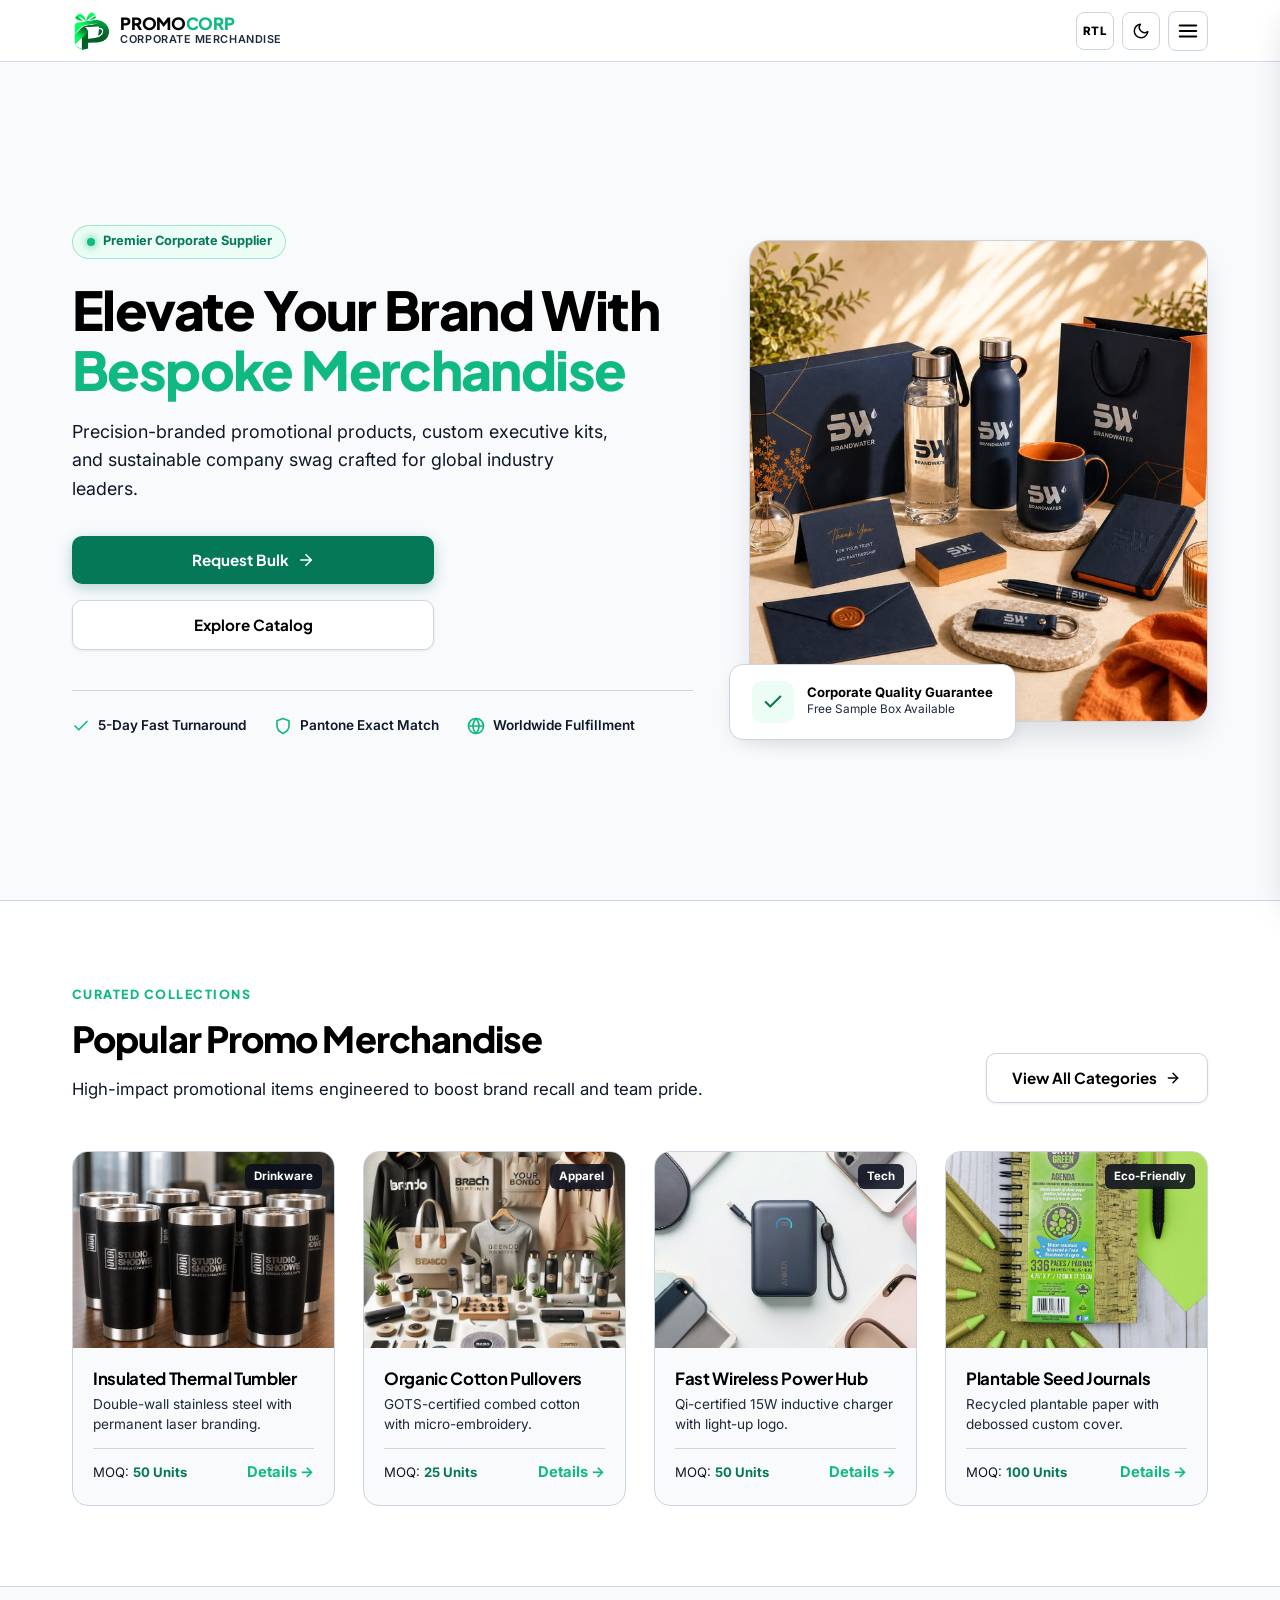
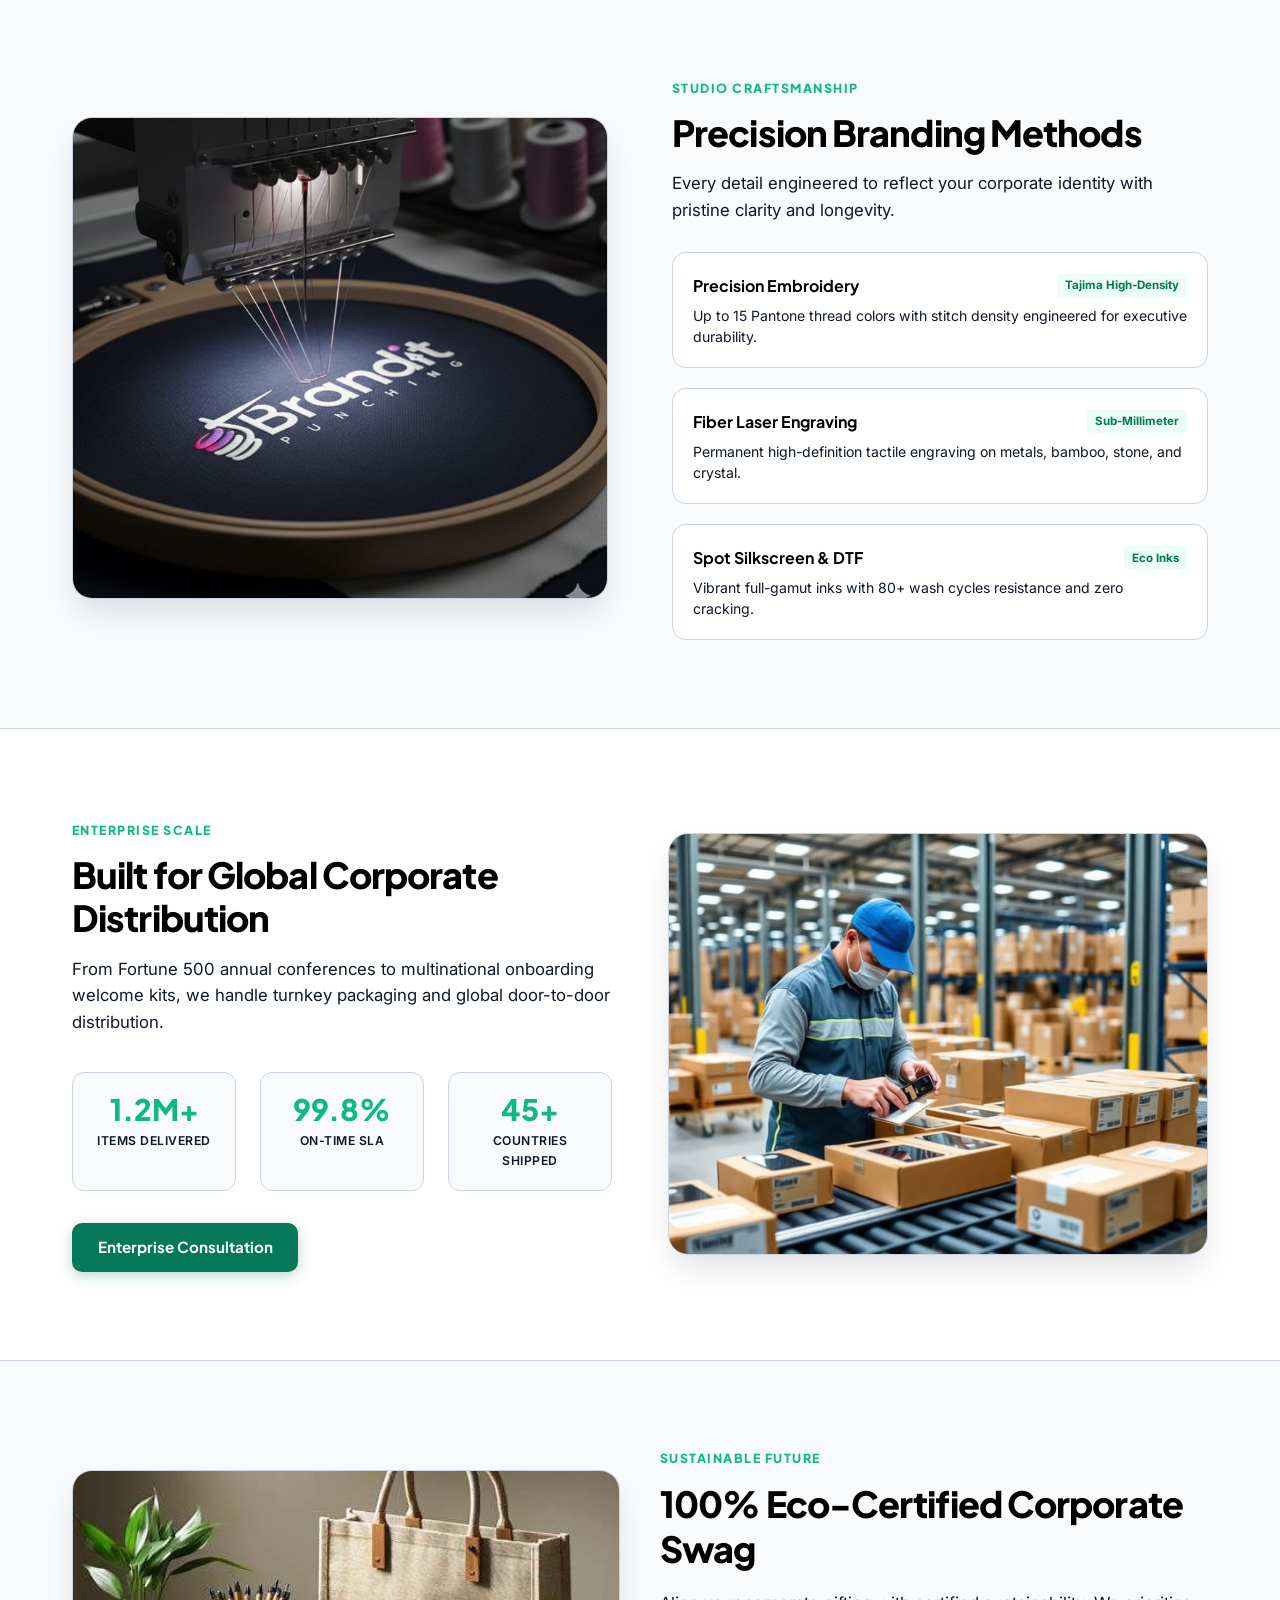
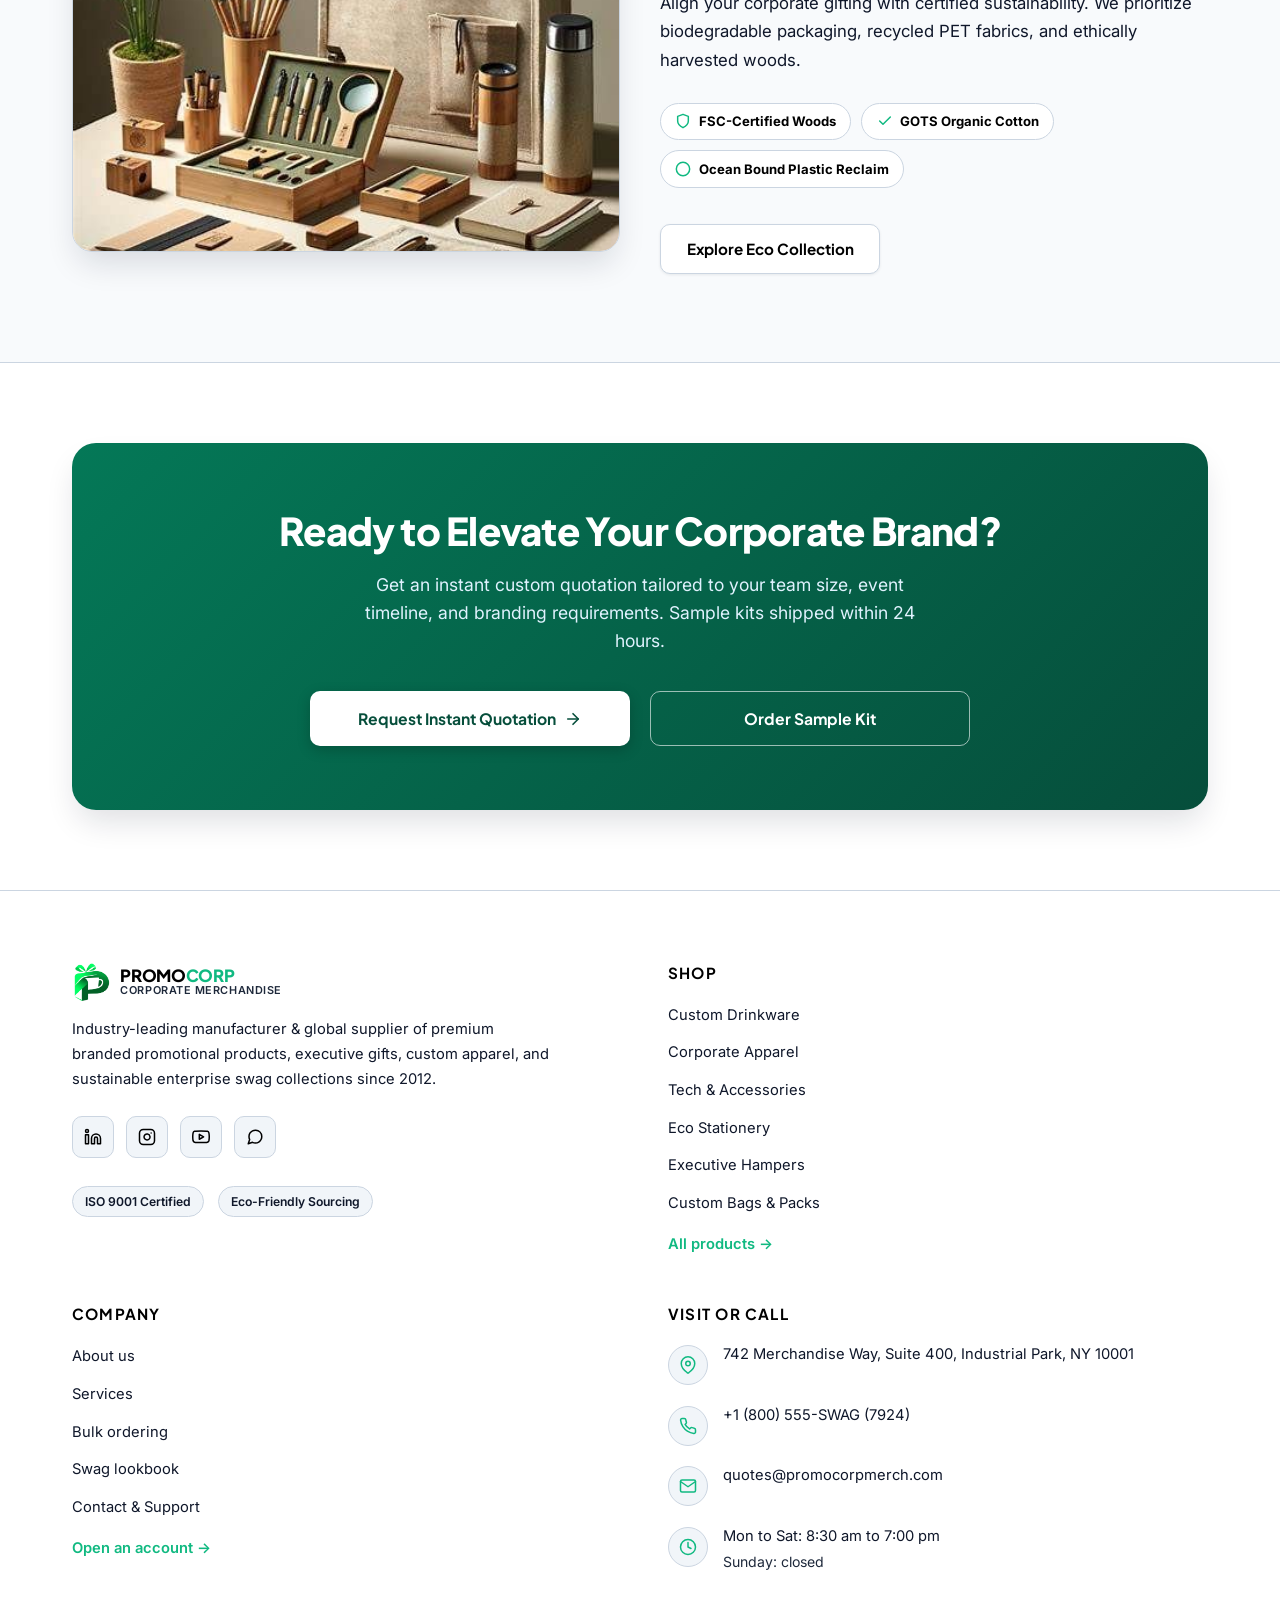
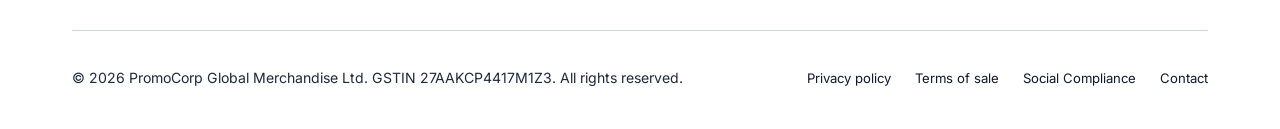
<file: index.html>
<!DOCTYPE html>
<html lang="en" dir="ltr">

<head>
  <meta charset="UTF-8">
  <meta name="viewport" content="width=device-width, initial-scale=1.0">
  <title>Corporate Merchandise &amp; Promotional Products Supplier | PromoCorp</title>
  <meta name="description"
    content="Premier supplier of branded promotional merchandise, customized corporate gifts, premium apparel, and bespoke company swag. High volume capacity &amp; rapid turnarounds.">
  <link rel="icon" type="image/png" href="assets/images/logo.png">
  <link rel="stylesheet" href="assets/css/style.css">
  <link rel="stylesheet" href="assets/css/responsive.css">
</head>

<body>

  <!-- ==========================================
       BRANDED PAGE LOADER
       ========================================== -->
  <div id="page-loader" aria-hidden="true">
    <div class="loader-brand">
      <div class="loader-ring"></div>
      <img src="assets/images/logo.png" alt="PromoCorp Logo" width="58" height="58">
    </div>
    <div class="loader-text">Promotional Merchandise</div>
  </div>

  <!-- ==========================================
       FIXED COMPACT HEADER
       ========================================== -->
  <header id="site-header">
    <div class="container-custom header-container">

      <!-- Brand Identity -->
      <a href="index.html" class="brand-identity" aria-label="PromoCorp Homepage">
        <img src="assets/images/logo.png" alt="PromoCorp Logo" class="brand-logo-img" width="38" height="38">
        <div class="brand-info">
          <span class="brand-name">PROMO<span>CORP</span></span>
          <span class="brand-tagline">Corporate Merchandise</span>
        </div>
      </a>

      <!-- Desktop Navigation (Exactly 6 Nav Items on One Line) -->
      <nav class="desktop-nav" aria-label="Main Navigation">
        <ul style="display: flex; align-items: center; gap: 0.25rem; list-style: none; margin: 0; padding: 0;">

          <!-- 1. Home with Click-Only Dropdown -->
          <li class="nav-item has-dropdown">
            <button type="button" class="nav-link active" id="home-dropdown-btn" aria-expanded="false"
              aria-haspopup="true">
              <span>Home</span>
              <svg class="dropdown-arrow" viewBox="0 0 24 24" fill="none" stroke-width="2.2" stroke-linecap="round"
                stroke-linejoin="round">
                <polyline points="6 9 12 15 18 9"></polyline>
              </svg>
            </button>
            <ul class="dropdown-menu" role="menu">
              <li role="none">
                <a href="index.html" class="dropdown-link active" role="menuitem">
                  <span>Home 1 - Corporate</span>
                  <span class="dropdown-badge">Default</span>
                </a>
              </li>
              <li role="none">
                <a href="home-2.html" class="dropdown-link" role="menuitem">
                  <span>Home 2 - Creative Swag</span>
                  <span class="dropdown-badge">Studio</span>
                </a>
              </li>
            </ul>
          </li>

          <!-- 2. Products -->
          <li class="nav-item">
            <a href="products.html" class="nav-link">Products</a>
          </li>

          <!-- 3. Custom Branding -->
          <li class="nav-item">
            <a href="custom-branding.html" class="nav-link">Custom Branding</a>
          </li>

          <!-- 4. About (Mandatory) -->
          <li class="nav-item">
            <a href="about.html" class="nav-link">About</a>
          </li>

          <!-- 5. Contact (Directly Visible) -->
          <li class="nav-item">
            <a href="contact.html" class="nav-link">Contact</a>
          </li>

        </ul>
      </nav>

      <!-- Action Controls: RTL, Dark Mode, Quote CTA Button, Mobile Hamburger -->
      <div class="header-actions">

        <!-- RTL Toggle -->
        <button type="button" class="btn-icon rtl-toggle-btn" aria-label="Switch text direction">
          <span class="dir-label" style="font-size: 0.72rem; font-weight: 800; letter-spacing: 0.05em;">RTL</span>
        </button>

        <!-- Dark Mode Toggle -->
        <button type="button" class="btn-icon theme-toggle-btn" aria-label="Toggle dark mode">
          <svg class="icon-moon" viewBox="0 0 24 24" fill="none" stroke="currentColor" stroke-width="2"
            stroke-linecap="round" stroke-linejoin="round">
            <path d="M21 12.79A9 9 0 1 1 11.21 3 7 7 0 0 0 21 12.79z"></path>
          </svg>
          <svg class="icon-sun" viewBox="0 0 24 24" fill="none" stroke="currentColor" stroke-width="2"
            stroke-linecap="round" stroke-linejoin="round" style="display: none;">
            <circle cx="12" cy="12" r="5"></circle>
            <line x1="12" y1="1" x2="12" y2="3"></line>
            <line x1="12" y1="21" x2="12" y2="23"></line>
            <line x1="4.22" y1="4.22" x2="5.64" y2="5.64"></line>
            <line x1="18.36" y1="18.36" x2="19.78" y2="19.78"></line>
            <line x1="1" y1="12" x2="3" y2="12"></line>
            <line x1="21" y1="12" x2="23" y2="12"></line>
            <line x1="4.22" y1="19.78" x2="5.64" y2="18.36"></line>
            <line x1="18.36" y1="5.64" x2="19.78" y2="4.22"></line>
          </svg>
        </button>

        <!-- Request a Quote CTA Button -->
        <a href="contact.html#quote" class="btn-header-cta" aria-label="Request a Corporate Quote">
          <svg viewBox="0 0 24 24" fill="none" stroke="currentColor" stroke-width="2.2" stroke-linecap="round"
            stroke-linejoin="round">
            <path d="M14 2H6a2 2 0 0 0-2 2v16a2 2 0 0 0 2 2h12a2 2 0 0 0 2-2V8z"></path>
            <polyline points="14 2 14 8 20 8"></polyline>
            <line x1="16" y1="13" x2="8" y2="13"></line>
            <line x1="16" y1="17" x2="8" y2="17"></line>
          </svg>
          <span>Request a Quote</span>
        </a>

        <!-- Mobile Menu Hamburger Button -->
        <button type="button" class="mobile-toggle-btn" id="mobile-menu-btn" aria-label="Open mobile menu"
          aria-expanded="false">
          <svg width="22" height="22" viewBox="0 0 24 24" fill="none" stroke="currentColor" stroke-width="2.2"
            stroke-linecap="round" stroke-linejoin="round">
            <line x1="3" y1="12" x2="21" y2="12"></line>
            <line x1="3" y1="6" x2="21" y2="6"></line>
            <line x1="3" y1="18" x2="21" y2="18"></line>
          </svg>
        </button>

      </div>

    </div>
  </header>

  <!-- ==========================================
       MOBILE DRAWER NAVIGATION
       ========================================== -->
  <div class="mobile-drawer-overlay" id="mobile-drawer-overlay"></div>
  <aside class="mobile-drawer" id="mobile-drawer" aria-label="Mobile Navigation">

    <!-- Mobile Drawer Header -->
    <div class="mobile-drawer-header">
      <div class="brand-identity">
        <img src="assets/images/logo.png" alt="PromoCorp Logo" class="brand-logo-img" width="34" height="34">
        <div class="brand-info">
          <span class="brand-name">PROMO<span>CORP</span></span>
          <span class="brand-tagline">Corporate Merchandise</span>
        </div>
      </div>
      <button type="button" class="mobile-drawer-close" id="mobile-drawer-close" aria-label="Close mobile menu">
        <svg width="20" height="20" viewBox="0 0 24 24" fill="none" stroke="currentColor" stroke-width="2.2"
          stroke-linecap="round" stroke-linejoin="round">
          <line x1="18" y1="6" x2="6" y2="18"></line>
          <line x1="6" y1="6" x2="18" y2="18"></line>
        </svg>
      </button>
    </div>

    <!-- Mobile Navigation Links -->
    <ul class="mobile-nav-list">

      <!-- Home with Accordion (Closed by default, opens on click) -->
      <li class="mobile-nav-item" id="mobile-home-accordion-item">
        <button type="button" class="mobile-nav-link mobile-accordion-btn active" id="mobile-home-accordion-btn"
          aria-expanded="false">
          <span>Home</span>
          <svg class="dropdown-arrow" viewBox="0 0 24 24" fill="none" stroke-width="2.2" stroke-linecap="round"
            stroke-linejoin="round">
            <polyline points="6 9 12 15 18 9"></polyline>
          </svg>
        </button>
        <div class="mobile-accordion-content">
          <a href="index.html" class="mobile-sub-link active">Home 1 - Corporate Edition</a>
          <a href="home-2.html" class="mobile-sub-link">Home 2 - Creative Swag Studio</a>
        </div>
      </li>

      <li><a href="products.html" class="mobile-nav-link">Products</a></li>
      <li><a href="custom-branding.html" class="mobile-nav-link">Custom Branding</a></li>
      <li><a href="about.html" class="mobile-nav-link">About</a></li>
      <li><a href="contact.html" class="mobile-nav-link">Contact</a></li>

    </ul>

    <!-- Mobile Drawer Footer -->
    <div class="mobile-drawer-footer">
      <a href="contact.html#quote" class="btn-header-cta">
        <svg viewBox="0 0 24 24" fill="none" stroke="currentColor" stroke-width="2.2" stroke-linecap="round"
          stroke-linejoin="round">
          <path d="M14 2H6a2 2 0 0 0-2 2v16a2 2 0 0 0 2 2h12a2 2 0 0 0 2-2V8z"></path>
          <polyline points="14 2 14 8 20 8"></polyline>
          <line x1="16" y1="13" x2="8" y2="13"></line>
          <line x1="16" y1="17" x2="8" y2="17"></line>
        </svg>
        <span>Request a Quote</span>
      </a>
    </div>

  </aside>

  <!-- ==========================================
       MAIN CONTENT (EXACTLY 6 MAIN CONTENT SECTIONS)
       ========================================== -->
  <main id="main-content">

    <!-- ----------------------------------------------------
         SECTION 1: HERO EDITORIAL SHOWCASE
         ---------------------------------------------------- -->
    <section class="hero-editorial" id="hero-section">
      <div class="container-custom">
        <div class="hero-grid">

          <!-- Text Column -->
          <div class="hero-content">
            <div class="hero-badge">
              <span class="hero-badge-dot"></span>
              <span>Premier Corporate Supplier</span>
            </div>
            <h1 class="hero-title">
              Elevate Your Brand With <span class="highlight">Bespoke Merchandise</span>
            </h1>
            <p class="hero-lead">
              Precision-branded promotional products, custom executive kits, and sustainable company swag crafted for
              global industry leaders.
            </p>
            <div class="hero-actions">
              <a href="contact.html#quote" class="btn-primary">
                <span>Request Bulk </span>
                <svg width="18" height="18" viewBox="0 0 24 24" fill="none" stroke="currentColor" stroke-width="2.2"
                  stroke-linecap="round" stroke-linejoin="round">
                  <line x1="5" y1="12" x2="19" y2="12"></line>
                  <polyline points="12 5 19 12 12 19"></polyline>
                </svg>
              </a>
              <a href="products.html" class="btn-secondary">Explore Catalog</a>
            </div>
            <div class="hero-trust-bar">
              <div class="trust-item">
                <svg viewBox="0 0 24 24" fill="none" stroke="currentColor" stroke-width="2.2" stroke-linecap="round"
                  stroke-linejoin="round">
                  <polyline points="20 6 9 17 4 12"></polyline>
                </svg>
                <span>5-Day Fast Turnaround</span>
              </div>
              <div class="trust-item">
                <svg viewBox="0 0 24 24" fill="none" stroke="currentColor" stroke-width="2.2" stroke-linecap="round"
                  stroke-linejoin="round">
                  <path d="M12 22s8-4 8-10V5l-8-3-8 3v7c0 6 8 10 8 10z"></path>
                </svg>
                <span>Pantone Exact Match</span>
              </div>
              <div class="trust-item">
                <svg viewBox="0 0 24 24" fill="none" stroke="currentColor" stroke-width="2.2" stroke-linecap="round"
                  stroke-linejoin="round">
                  <circle cx="12" cy="12" r="10"></circle>
                  <path d="M12 2a14.5 14.5 0 0 0 0 20 14.5 14.5 0 0 0 0-20"></path>
                  <path d="M2 12h20"></path>
                </svg>
                <span>Worldwide Fulfillment</span>
              </div>
            </div>
          </div>

          <!-- Visual Column -->
          <div class="hero-visual-wrap">
            <div class="hero-main-img-box">
              <img src="assets/images/hero/p1.jpg" alt="Premium Branded Corporate Merchandise Set" width="600"
                height="480" loading="eager">
            </div>
            <div class="hero-floating-card">
              <div class="floating-icon-box">
                <svg width="22" height="22" viewBox="0 0 24 24" fill="none" stroke="currentColor" stroke-width="2.2"
                  stroke-linecap="round" stroke-linejoin="round">
                  <polyline points="20 6 9 17 4 12"></polyline>
                </svg>
              </div>
              <div>
                <div class="floating-card-title">Corporate Quality Guarantee</div>
                <div class="floating-card-sub">Free Sample Box Available</div>
              </div>
            </div>
          </div>

        </div>
      </div>
    </section>

    <!-- ----------------------------------------------------
         SECTION 2: POPULAR PROMO ITEMS (EVEN CARDS & EVEN TEXT)
         ---------------------------------------------------- -->
    <section class="promo-gallery-section" id="popular-items-section">
      <div class="container-custom">

        <div class="promo-header-flex">
          <div>
            <span class="section-eyebrow">Curated Collections</span>
            <h2 class="section-title">Popular Promo Merchandise</h2>
            <p class="section-subtitle">
              High-impact promotional items engineered to boost brand recall and team pride.
            </p>
          </div>
          <a href="products.html" class="btn-secondary">
            <span>View All Categories</span>
            <svg width="16" height="16" viewBox="0 0 24 24" fill="none" stroke="currentColor" stroke-width="2.2"
              stroke-linecap="round" stroke-linejoin="round">
              <line x1="5" y1="12" x2="19" y2="12"></line>
              <polyline points="12 5 19 12 12 19"></polyline>
            </svg>
          </a>
        </div>

        <!-- 4 Completely Even Cards Grid -->
        <div class="promo-grid">

          <!-- Card 1 -->
          <article class="promo-card">
            <div class="promo-card-img-wrap">
              <img src="assets/images/products/p2.jpg" alt="Custom Insulated Drinkware" width="400" height="300"
                loading="lazy">
              <span class="promo-tag-pill">Drinkware</span>
            </div>
            <div class="promo-card-body">
              <div>
                <h3 class="promo-card-title">Insulated Thermal Tumbler</h3>
                <p class="promo-card-desc">Double-wall stainless steel with permanent laser branding.</p>
              </div>
              <div class="promo-card-meta">
                <span>MOQ: <strong>50 Units</strong></span>
                <a href="products.html#drinkware" class="footer-link"
                  style="font-weight: 700; color: var(--color-accent);">Details &rarr;</a>
              </div>
            </div>
          </article>

          <!-- Card 2 -->
          <article class="promo-card">
            <div class="promo-card-img-wrap">
              <img src="assets/images/products/p3.jpg" alt="Corporate Branded Apparel" width="400" height="300"
                loading="lazy">
              <span class="promo-tag-pill">Apparel</span>
            </div>
            <div class="promo-card-body">
              <div>
                <h3 class="promo-card-title">Organic Cotton Pullovers</h3>
                <p class="promo-card-desc">GOTS-certified combed cotton with micro-embroidery.</p>
              </div>
              <div class="promo-card-meta">
                <span>MOQ: <strong>25 Units</strong></span>
                <a href="products.html#apparel" class="footer-link"
                  style="font-weight: 700; color: var(--color-accent);">Details &rarr;</a>
              </div>
            </div>
          </article>

          <!-- Card 3 -->
          <article class="promo-card">
            <div class="promo-card-img-wrap">
              <img src="assets/images/p4.jpg" alt="Tech Accessories & Power Banks" width="400" height="300"
                loading="lazy">
              <span class="promo-tag-pill">Tech</span>
            </div>
            <div class="promo-card-body">
              <div>
                <h3 class="promo-card-title">Fast Wireless Power Hub</h3>
                <p class="promo-card-desc">Qi-certified 15W inductive charger with light-up logo.</p>
              </div>
              <div class="promo-card-meta">
                <span>MOQ: <strong>50 Units</strong></span>
                <a href="products.html#tech" class="footer-link"
                  style="font-weight: 700; color: var(--color-accent);">Details &rarr;</a>
              </div>
            </div>
          </article>

          <!-- Card 4 -->
          <article class="promo-card">
            <div class="promo-card-img-wrap">
              <img src="assets/images/products/p5.jpg" alt="Sustainable Eco Stationery" width="400" height="300"
                loading="lazy">
              <span class="promo-tag-pill">Eco-Friendly</span>
            </div>
            <div class="promo-card-body">
              <div>
                <h3 class="promo-card-title">Plantable Seed Journals</h3>
                <p class="promo-card-desc">Recycled plantable paper with debossed custom cover.</p>
              </div>
              <div class="promo-card-meta">
                <span>MOQ: <strong>100 Units</strong></span>
                <a href="products.html#stationery" class="footer-link"
                  style="font-weight: 700; color: var(--color-accent);">Details &rarr;</a>
              </div>
            </div>
          </article>

        </div>

      </div>
    </section>

    <!-- ----------------------------------------------------
         SECTION 3: BESPOKE CUSTOM BRANDING & CRAFT
         ---------------------------------------------------- -->
    <section class="branding-craft-section" id="branding-craft-section">
      <div class="container-custom">
        <div class="craft-grid">

          <!-- Craft Visual -->
          <div class="craft-img-container">
            <img src="assets/images/services/p6.jpg" alt="Precision Custom Branding Techniques" width="600" height="480"
              loading="lazy">
          </div>

          <!-- Craft Editorial Details -->
          <div>
            <span class="section-eyebrow">Studio Craftsmanship</span>
            <h2 class="section-title">Precision Branding Methods</h2>
            <p class="section-subtitle">
              Every detail engineered to reflect your corporate identity with pristine clarity and longevity.
            </p>

            <div class="craft-method-list">

              <div class="craft-method-item">
                <div class="method-top">
                  <span class="method-name">Precision Embroidery</span>
                  <span class="method-badge">Tajima High-Density</span>
                </div>
                <p class="method-desc">Up to 15 Pantone thread colors with stitch density engineered for executive
                  durability.</p>
              </div>

              <div class="craft-method-item">
                <div class="method-top">
                  <span class="method-name">Fiber Laser Engraving</span>
                  <span class="method-badge">Sub-Millimeter</span>
                </div>
                <p class="method-desc">Permanent high-definition tactile engraving on metals, bamboo, stone, and
                  crystal.</p>
              </div>

              <div class="craft-method-item">
                <div class="method-top">
                  <span class="method-name">Spot Silkscreen &amp; DTF</span>
                  <span class="method-badge">Eco Inks</span>
                </div>
                <p class="method-desc">Vibrant full-gamut inks with 80+ wash cycles resistance and zero cracking.</p>
              </div>

            </div>
          </div>

        </div>
      </div>
    </section>

    <!-- ----------------------------------------------------
         SECTION 4: ENTERPRISE MERCHANDISE SOLUTIONS
         ---------------------------------------------------- -->
    <section class="enterprise-merch-section" id="enterprise-solutions-section">
      <div class="container-custom">
        <div class="enterprise-grid">

          <!-- Column 1: Editorial Stats -->
          <div>
            <span class="section-eyebrow">Enterprise Scale</span>
            <h2 class="section-title">Built for Global Corporate Distribution</h2>
            <p class="section-subtitle">
              From Fortune 500 annual conferences to multinational onboarding welcome kits, we handle turnkey packaging
              and global door-to-door distribution.
            </p>

            <!-- Even Stats Grid -->
            <div class="enterprise-stats-row">
              <div class="stat-box">
                <div class="stat-number">1.2M+</div>
                <div class="stat-label">Items Delivered</div>
              </div>
              <div class="stat-box">
                <div class="stat-number">99.8%</div>
                <div class="stat-label">On-Time SLA</div>
              </div>
              <div class="stat-box">
                <div class="stat-number">45+</div>
                <div class="stat-label">Countries Shipped</div>
              </div>
            </div>

            <a href="contact.html#quote" class="btn-primary">Enterprise Consultation</a>
          </div>

          <!-- Column 2: Visual -->
          <div class="enterprise-img-box">
            <img src="assets/images/sections/p7.jpg" alt="Enterprise Corporate Fulfillment" width="600" height="420"
              loading="lazy">
          </div>

        </div>
      </div>
    </section>

    <!-- ----------------------------------------------------
         SECTION 5: SUSTAINABLE ECO-MERCH SPOTLIGHT
         ---------------------------------------------------- -->
    <section class="eco-spotlight-section" id="eco-merch-section">
      <div class="container-custom">
        <div class="eco-grid">

          <!-- Eco Visual -->
          <div class="eco-visual-box">
            <img src="assets/images/sections/p8.jpg" alt="Sustainable Eco-Friendly Corporate Merchandise" width="600"
              height="440" loading="lazy">
          </div>

          <!-- Eco Content -->
          <div class="eco-content-col">
            <span class="section-eyebrow">Sustainable Future</span>
            <h2 class="section-title">100% Eco-Certified Corporate Swag</h2>
            <p class="section-subtitle eco-subtitle">
              Align your corporate gifting with certified sustainability. We prioritize biodegradable packaging,
              recycled PET fabrics, and ethically harvested woods.
            </p>

            <div class="eco-pills-row">
              <div class="eco-pill">
                <svg viewBox="0 0 24 24" fill="none" stroke="currentColor" stroke-width="2.2" stroke-linecap="round"
                  stroke-linejoin="round">
                  <path d="M12 22s8-4 8-10V5l-8-3-8 3v7c0 6 8 10 8 10z"></path>
                </svg>
                <span>FSC-Certified Woods</span>
              </div>
              <div class="eco-pill">
                <svg viewBox="0 0 24 24" fill="none" stroke="currentColor" stroke-width="2.2" stroke-linecap="round"
                  stroke-linejoin="round">
                  <polyline points="20 6 9 17 4 12"></polyline>
                </svg>
                <span>GOTS Organic Cotton</span>
              </div>
              <div class="eco-pill">
                <svg viewBox="0 0 24 24" fill="none" stroke="currentColor" stroke-width="2.2" stroke-linecap="round"
                  stroke-linejoin="round">
                  <circle cx="12" cy="12" r="10"></circle>
                </svg>
                <span>Ocean Bound Plastic Reclaim</span>
              </div>
            </div>

            <a href="products.html#eco" class="btn-secondary">Explore Eco Collection</a>
          </div>

        </div>
      </div>
    </section>

    <!-- ----------------------------------------------------
         SECTION 6: HIGH-CONVERSION FINAL CTA
         ---------------------------------------------------- -->
    <section class="home-cta-banner" id="quote-cta-section">
      <div class="container-custom">
        <div class="cta-inner-card">
          <h2>Ready to Elevate Your Corporate Brand?</h2>
          <p>
            Get an instant custom quotation tailored to your team size, event timeline, and branding requirements.
            Sample kits shipped within 24 hours.
          </p>
          <div class="cta-btn-group">
            <a href="contact.html#quote" class="btn-cta-white">
              <span>Request Instant Quotation</span>
              <svg width="18" height="18" viewBox="0 0 24 24" fill="none" stroke="currentColor" stroke-width="2.2"
                stroke-linecap="round" stroke-linejoin="round">
                <line x1="5" y1="12" x2="19" y2="12"></line>
                <polyline points="12 5 19 12 12 19"></polyline>
              </svg>
            </a>
            <a href="contact.html" class="btn-cta-outline">Order Sample Kit</a>
          </div>
        </div>
      </div>
    </section>

  </main>

  <!-- ==========================================
       SHARED FOOTER
       ========================================== -->
  <footer id="site-footer">
    <div class="container-custom">
      <div class="footer-grid">

        <!-- Block 1: Brand & Socials (Top-Left) -->
        <div class="footer-brand-col">
          <a href="index.html" class="brand-identity">
            <img src="assets/images/logo.png" alt="PromoCorp Logo" class="brand-logo-img" width="38" height="38">
            <div class="brand-info">
              <span class="brand-name">PROMO<span>CORP</span></span>
              <span class="brand-tagline">Corporate Merchandise</span>
            </div>
          </a>
          <p class="footer-desc">
            Industry-leading manufacturer &amp; global supplier of premium branded promotional products, executive
            gifts, custom apparel, and sustainable enterprise swag collections since 2012.
          </p>

          <!-- Social Media Icons (Reference Model) -->
          <div class="footer-social-row">
            <a href="https://linkedin.com" class="footer-social-btn" aria-label="LinkedIn" target="_blank"
              rel="noopener">
              <svg viewBox="0 0 24 24" fill="none" stroke="currentColor" stroke-width="2" stroke-linecap="round"
                stroke-linejoin="round">
                <path d="M16 8a6 6 0 0 1 6 6v7h-4v-7a2 2 0 0 0-2-2 2 2 0 0 0-2 2v7h-4v-7a6 6 0 0 1 6-6z"></path>
                <rect x="2" y="9" width="4" height="12"></rect>
                <circle cx="4" cy="4" r="2"></circle>
              </svg>
            </a>
            <a href="https://instagram.com" class="footer-social-btn" aria-label="Instagram" target="_blank"
              rel="noopener">
              <svg viewBox="0 0 24 24" fill="none" stroke="currentColor" stroke-width="2" stroke-linecap="round"
                stroke-linejoin="round">
                <rect x="2" y="2" width="20" height="20" rx="5" ry="5"></rect>
                <path d="M16 11.37A4 4 0 1 1 12.63 8 4 4 0 0 1 16 11.37z"></path>
                <line x1="17.5" y1="6.5" x2="17.51" y2="6.5"></line>
              </svg>
            </a>
            <a href="https://youtube.com" class="footer-social-btn" aria-label="YouTube" target="_blank" rel="noopener">
              <svg viewBox="0 0 24 24" fill="none" stroke="currentColor" stroke-width="2" stroke-linecap="round"
                stroke-linejoin="round">
                <path
                  d="M22.54 6.42a2.78 2.78 0 0 0-1.94-2C18.88 4 12 4 12 4s-6.88 0-8.6.46a2.78 2.78 0 0 0-1.94 2A29 29 0 0 0 1 11.75a29 29 0 0 0 .46 5.33A2.78 2.78 0 0 0 3.4 19c1.72.46 8.6.46 8.6.46s6.88 0 8.6-.46a2.78 2.78 0 0 0 1.94-2 29 29 0 0 0 .46-5.25 29 29 0 0 0-.46-5.33z">
                </path>
                <polygon points="9.75 15.02 15.5 11.75 9.75 8.48 9.75 15.02"></polygon>
              </svg>
            </a>
            <a href="https://wa.me/18005557924" class="footer-social-btn" aria-label="WhatsApp" target="_blank"
              rel="noopener">
              <svg viewBox="0 0 24 24" fill="none" stroke="currentColor" stroke-width="2" stroke-linecap="round"
                stroke-linejoin="round">
                <path
                  d="M21 11.5a8.38 8.38 0 0 1-.9 3.8 8.5 8.5 0 0 1-7.6 4.7 8.38 8.38 0 0 1-3.8-.9L3 21l1.9-5.7a8.38 8.38 0 0 1-.9-3.8 8.5 8.5 0 0 1 4.7-7.6 8.38 8.38 0 0 1 3.8-.9h.5a8.48 8.48 0 0 1 8 8v.5z">
                </path>
              </svg>
            </a>
          </div>

          <div class="footer-badges">
            <span class="footer-badge-pill">ISO 9001 Certified</span>
            <span class="footer-badge-pill">Eco-Friendly Sourcing</span>
          </div>
        </div>

        <!-- Block 2: SHOP (Top-Right) -->
        <div class="footer-col-shop">
          <h2 class="footer-heading">SHOP</h2>
          <ul class="footer-nav-list">
            <li><a href="products.html#drinkware" class="footer-link">Custom Drinkware</a></li>
            <li><a href="products.html#apparel" class="footer-link">Corporate Apparel</a></li>
            <li><a href="products.html#tech" class="footer-link">Tech &amp; Accessories</a></li>
            <li><a href="products.html#stationery" class="footer-link">Eco Stationery</a></li>
            <li><a href="products.html#executive" class="footer-link">Executive Hampers</a></li>
            <li><a href="products.html#bags" class="footer-link">Custom Bags &amp; Packs</a></li>
            <li><a href="products.html" class="footer-link footer-link-highlight">All products &rarr;</a></li>
          </ul>
        </div>

        <!-- Block 3: COMPANY (Bottom-Left) -->
        <div class="footer-col-company">
          <h2 class="footer-heading">COMPANY</h2>
          <ul class="footer-nav-list">
            <li><a href="about.html" class="footer-link">About us</a></li>
            <li><a href="custom-branding.html" class="footer-link">Services</a></li>
            <li><a href="contact.html#quote" class="footer-link">Bulk ordering</a></li>
            <li><a href="home-2.html" class="footer-link">Swag lookbook</a></li>
            <li><a href="contact.html" class="footer-link">Contact &amp; Support</a></li>
            <li><a href="contact.html#quote" class="footer-link footer-link-highlight">Open an account &rarr;</a></li>
          </ul>
        </div>

        <!-- Block 4: VISIT OR CALL (Bottom-Right) -->
        <div class="footer-col-contact">
          <h2 class="footer-heading">VISIT OR CALL</h2>
          <div class="footer-contact-items-wrap">

            <div class="footer-contact-item">
              <div class="footer-icon-badge" aria-hidden="true">
                <svg viewBox="0 0 24 24" fill="none" stroke="currentColor" stroke-width="2" stroke-linecap="round"
                  stroke-linejoin="round">
                  <path d="M21 10c0 7-9 13-9 13s-9-6-9-13a9 9 0 0 1 18 0z"></path>
                  <circle cx="12" cy="10" r="3"></circle>
                </svg>
              </div>
              <div class="footer-contact-text">
                <span>742 Merchandise Way, Suite 400, Industrial Park, NY 10001</span>
              </div>
            </div>

            <div class="footer-contact-item">
              <div class="footer-icon-badge" aria-hidden="true">
                <svg viewBox="0 0 24 24" fill="none" stroke="currentColor" stroke-width="2" stroke-linecap="round"
                  stroke-linejoin="round">
                  <path
                    d="M22 16.92v3a2 2 0 0 1-2.18 2 19.79 19.79 0 0 1-8.63-3.07 19.5 19.5 0 0 1-6-6 19.79 19.79 0 0 1-3.07-8.67A2 2 0 0 1 4.11 2h3a2 2 0 0 1 2 1.72 12.84 12.84 0 0 0 .7 2.81 2 2 0 0 1-.45 2.11L8.09 9.91a16 16 0 0 0 6 6l1.27-1.27a2 2 0 0 1 2.11-.45 12.84 12.84 0 0 0 2.81.7A2 2 0 0 1 22 16.92z">
                  </path>
                </svg>
              </div>
              <div class="footer-contact-text">
                <a href="tel:+18005557924" class="footer-contact-link">+1 (800) 555-SWAG (7924)</a>
              </div>
            </div>

            <div class="footer-contact-item">
              <div class="footer-icon-badge" aria-hidden="true">
                <svg viewBox="0 0 24 24" fill="none" stroke="currentColor" stroke-width="2" stroke-linecap="round"
                  stroke-linejoin="round">
                  <path d="M4 4h16c1.1 0 2 .9 2 2v12c0 1.1-.9 2-2 2H4c-1.1 0-2-.9-2-2V6c0-1.1.9-2 2-2z"></path>
                  <polyline points="22,6 12,13 2,6"></polyline>
                </svg>
              </div>
              <div class="footer-contact-text">
                <a href="mailto:quotes@promocorpmerch.com" class="footer-contact-link">quotes@promocorpmerch.com</a>
              </div>
            </div>

            <div class="footer-contact-item">
              <div class="footer-icon-badge" aria-hidden="true">
                <svg viewBox="0 0 24 24" fill="none" stroke="currentColor" stroke-width="2" stroke-linecap="round"
                  stroke-linejoin="round">
                  <circle cx="12" cy="12" r="10"></circle>
                  <polyline points="12 6 12 12 16 14"></polyline>
                </svg>
              </div>
              <div class="footer-contact-text">
                <div>Mon to Sat: 8:30 am to 7:00 pm</div>
                <div class="footer-hours-closed">Sunday: closed</div>
              </div>
            </div>

          </div>
        </div>

      </div>

      <!-- Bottom Bar -->
      <div class="footer-bottom">
        <p class="footer-copy">&copy; 2026 PromoCorp Global Merchandise Ltd. GSTIN 27AAKCP4417M1Z3. All rights reserved.
        </p>
        <div class="footer-bottom-links">
          <a href="contact.html#privacy" class="footer-link">Privacy policy</a>
          <a href="contact.html#terms" class="footer-link">Terms of sale</a>
          <a href="contact.html#compliance" class="footer-link">Social Compliance</a>
          <a href="contact.html" class="footer-link">Contact</a>
        </div>
      </div>

    </div>
  </footer>

  <!-- ==========================================
       SCROLL TO TOP BUTTON
       ========================================== -->
  <button type="button" id="scroll-top-btn" aria-label="Scroll to top of page">
    <svg viewBox="0 0 24 24" fill="none" stroke="currentColor" stroke-width="2.5" stroke-linecap="round"
      stroke-linejoin="round">
      <polyline points="18 15 12 9 6 15"></polyline>
    </svg>
  </button>

  <!-- Centralized External Script (Zero Inline Script) -->
  <script src="assets/js/main.js"></script>
</body>

</html>
</file>
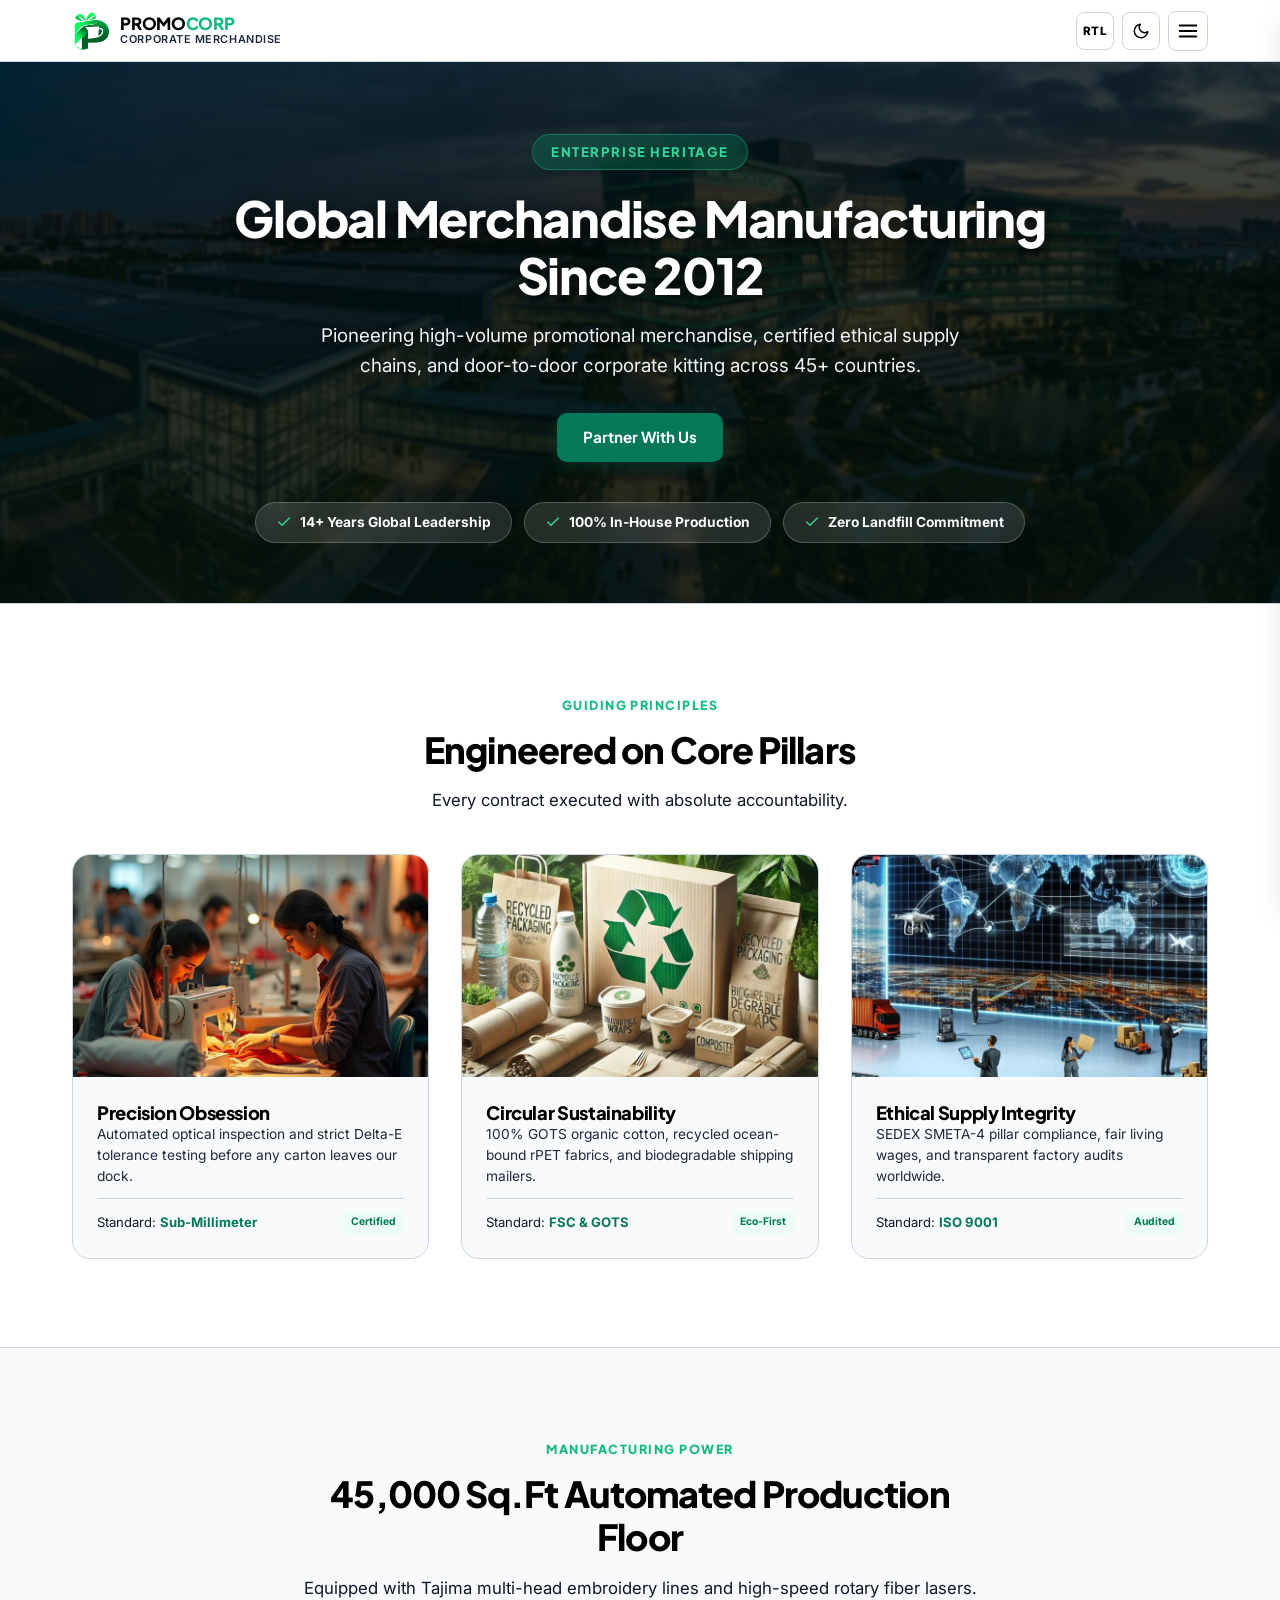
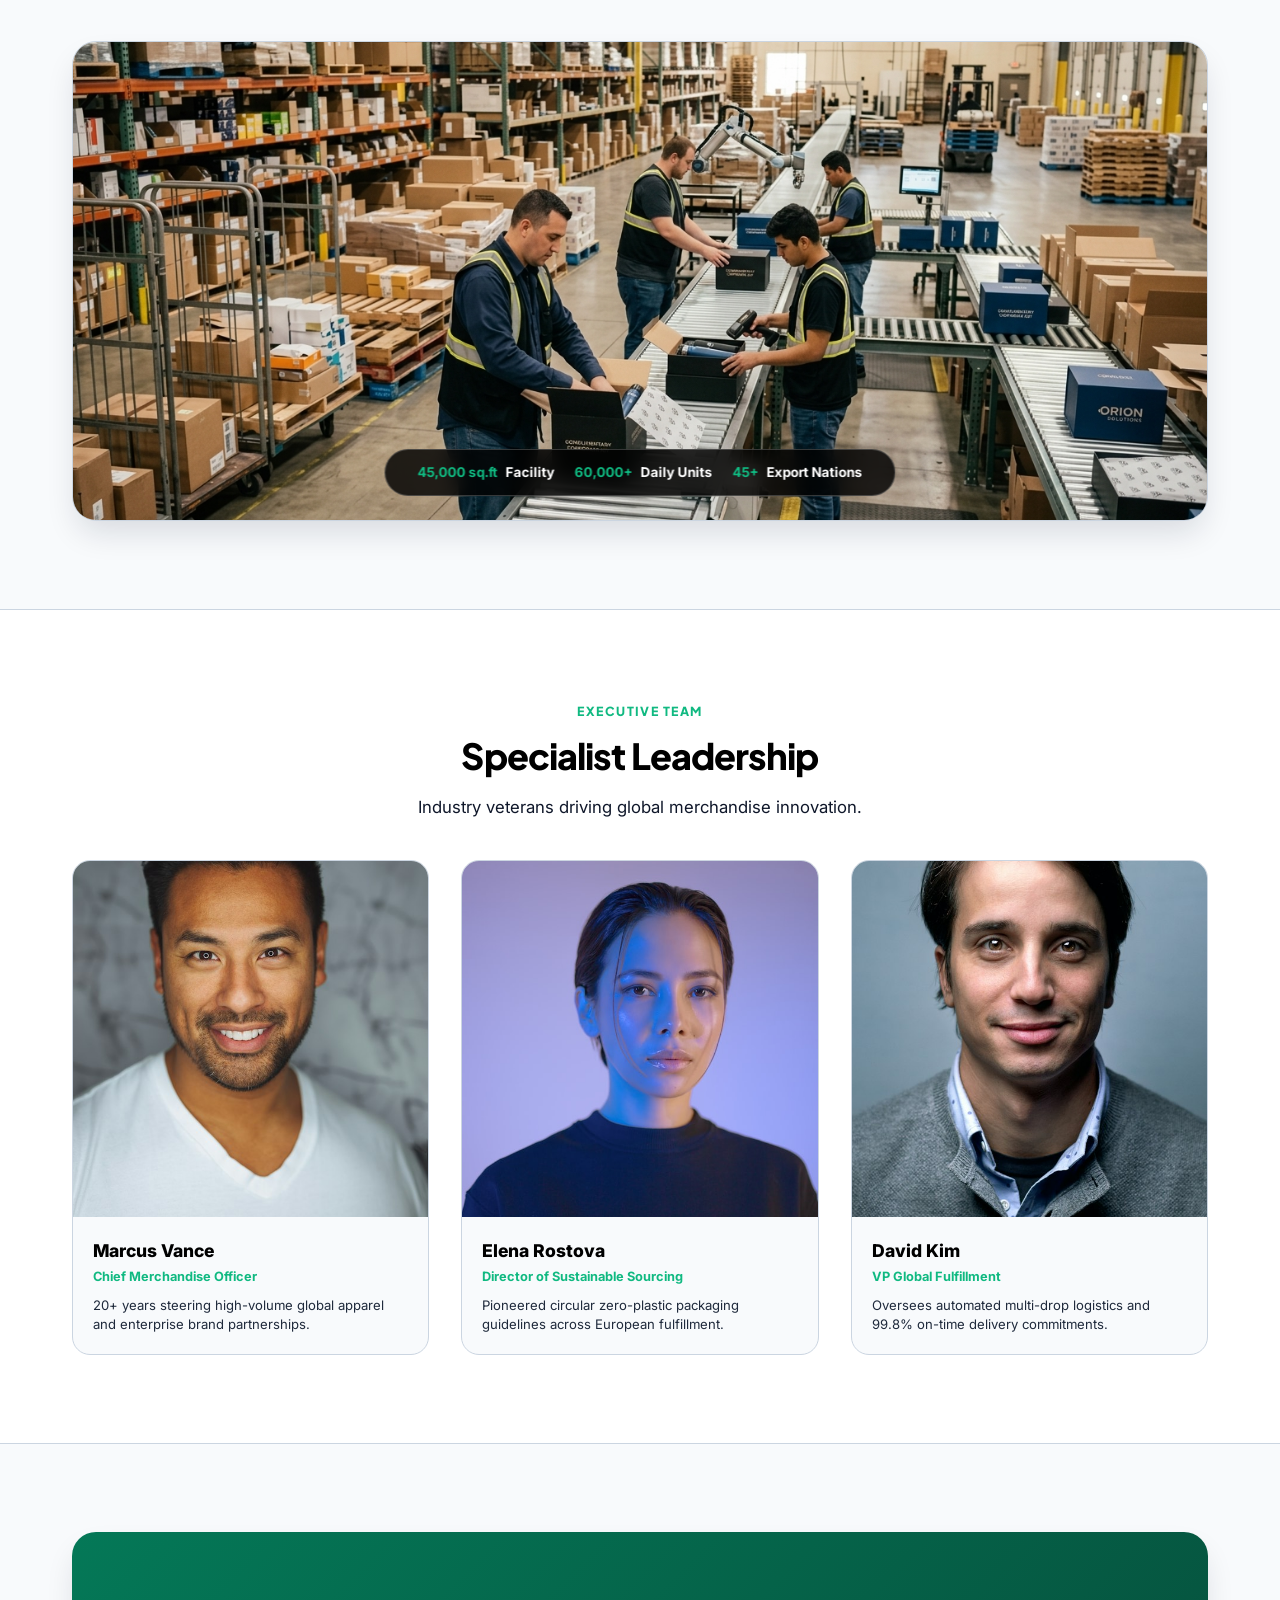
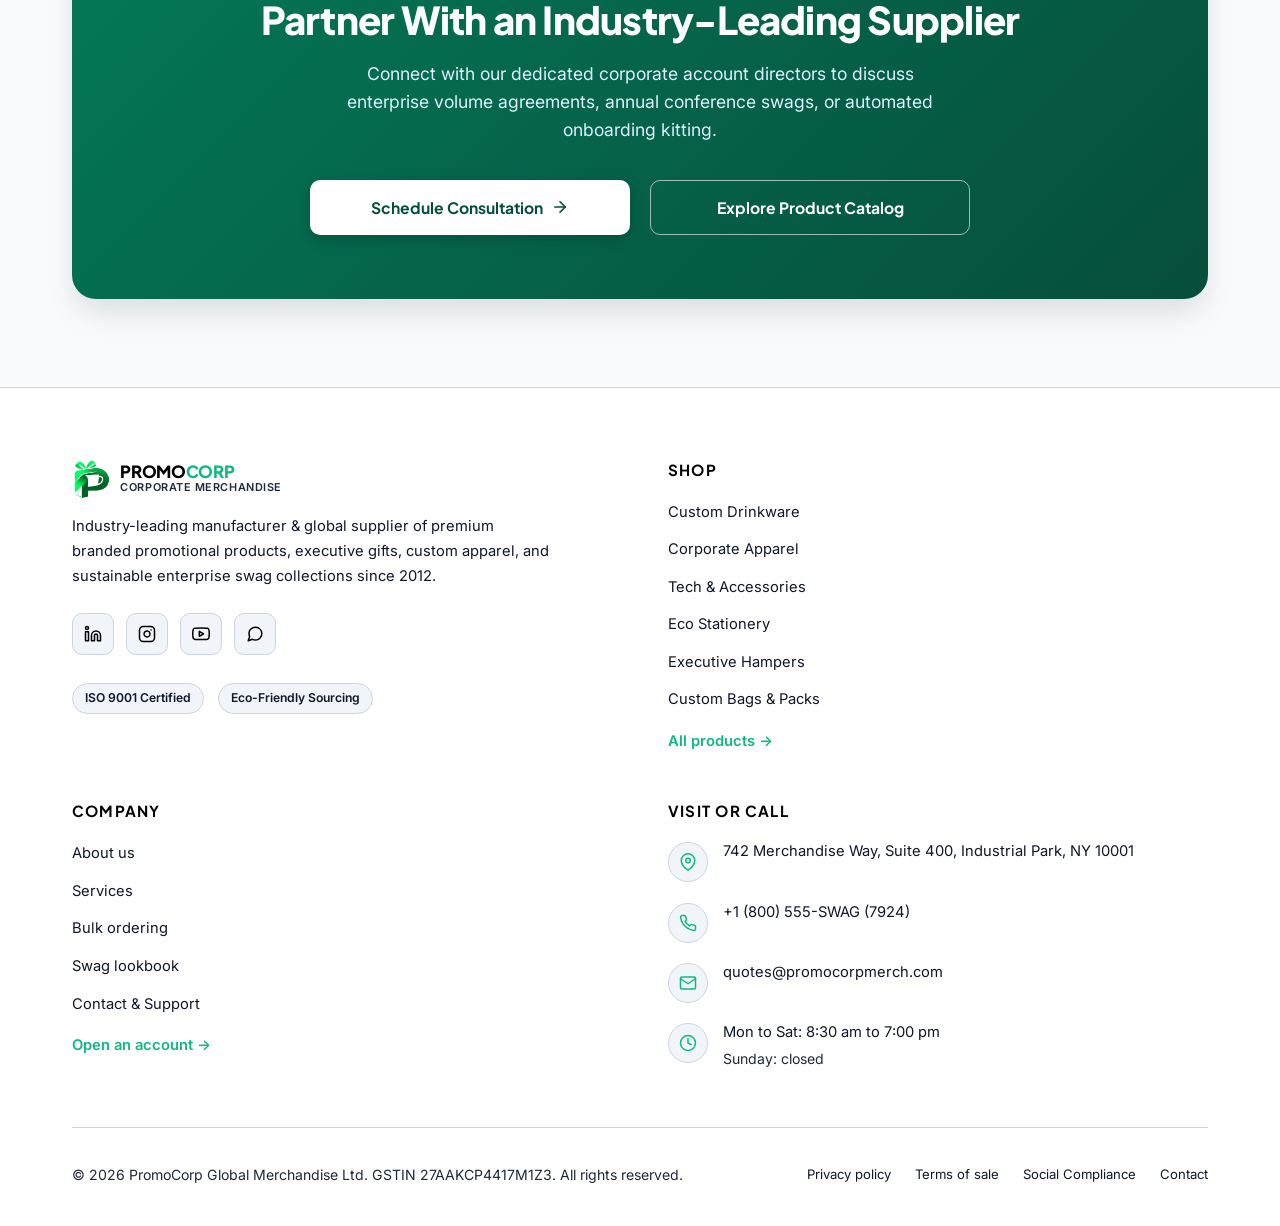
<file: about.html>
<!DOCTYPE html>
<html lang="en" dir="ltr">

<head>
  <meta charset="UTF-8">
  <meta name="viewport" content="width=device-width, initial-scale=1.0">
  <title>About Our Corporate Merchandise Company | PromoCorp</title>
  <meta name="description"
    content="Discover PromoCorp's heritage, global production facilities, sustainable sourcing standards, and executive leadership in corporate merchandise and promotional products.">
  <link rel="icon" type="image/png" href="assets/images/logo.png">
  <link rel="stylesheet" href="assets/css/style.css">
  <link rel="stylesheet" href="assets/css/responsive.css">
</head>

<body>

  <!-- ==========================================
       BRANDED PAGE LOADER
       ========================================== -->
  <div id="page-loader" aria-hidden="true">
    <div class="loader-brand">
      <div class="loader-ring"></div>
      <img src="assets/images/logo.png" alt="PromoCorp Logo" width="58" height="58">
    </div>
    <div class="loader-text">Company Heritage</div>
  </div>

  <!-- ==========================================
       FIXED COMPACT HEADER
       ========================================== -->
  <header id="site-header">
    <div class="container-custom header-container">

      <!-- Brand Identity -->
      <a href="index.html" class="brand-identity" aria-label="PromoCorp Homepage">
        <img src="assets/images/logo.png" alt="PromoCorp Logo" class="brand-logo-img" width="38" height="38">
        <div class="brand-info">
          <span class="brand-name">PROMO<span>CORP</span></span>
          <span class="brand-tagline">Corporate Merchandise</span>
        </div>
      </a>

      <!-- Desktop Navigation (Exactly 6 Nav Items on One Line) -->
      <nav class="desktop-nav" aria-label="Main Navigation">
        <ul style="display: flex; align-items: center; gap: 0.25rem; list-style: none; margin: 0; padding: 0;">

          <!-- 1. Home with Click-Only Dropdown -->
          <li class="nav-item has-dropdown">
            <button type="button" class="nav-link" id="home-dropdown-btn" aria-expanded="false" aria-haspopup="true">
              <span>Home</span>
              <svg class="dropdown-arrow" viewBox="0 0 24 24" fill="none" stroke-width="2.2" stroke-linecap="round"
                stroke-linejoin="round">
                <polyline points="6 9 12 15 18 9"></polyline>
              </svg>
            </button>
            <ul class="dropdown-menu" role="menu">
              <li role="none">
                <a href="index.html" class="dropdown-link" role="menuitem">
                  <span>Home 1 - Corporate</span>
                  <span class="dropdown-badge">Default</span>
                </a>
              </li>
              <li role="none">
                <a href="home-2.html" class="dropdown-link" role="menuitem">
                  <span>Home 2 - Creative Swag</span>
                  <span class="dropdown-badge">Studio</span>
                </a>
              </li>
            </ul>
          </li>

          <!-- 2. Products -->
          <li class="nav-item">
            <a href="products.html" class="nav-link">Products</a>
          </li>

          <!-- 3. Custom Branding -->
          <li class="nav-item">
            <a href="custom-branding.html" class="nav-link">Custom Branding</a>
          </li>

          <!-- 4. About (Active - Mandatory) -->
          <li class="nav-item">
            <a href="about.html" class="nav-link active">About</a>
          </li>

          <!-- 5. Contact (Directly Visible) -->
          <li class="nav-item">
            <a href="contact.html" class="nav-link">Contact</a>
          </li>

        </ul>
      </nav>

      <!-- Action Controls: RTL, Dark Mode, Quote CTA Button, Mobile Hamburger -->
      <div class="header-actions">

        <!-- RTL Toggle -->
        <button type="button" class="btn-icon rtl-toggle-btn" aria-label="Switch text direction">
          <span class="dir-label" style="font-size: 0.72rem; font-weight: 800; letter-spacing: 0.05em;">RTL</span>
        </button>

        <!-- Dark Mode Toggle -->
        <button type="button" class="btn-icon theme-toggle-btn" aria-label="Toggle dark mode">
          <svg class="icon-moon" viewBox="0 0 24 24" fill="none" stroke="currentColor" stroke-width="2"
            stroke-linecap="round" stroke-linejoin="round">
            <path d="M21 12.79A9 9 0 1 1 11.21 3 7 7 0 0 0 21 12.79z"></path>
          </svg>
          <svg class="icon-sun" viewBox="0 0 24 24" fill="none" stroke="currentColor" stroke-width="2"
            stroke-linecap="round" stroke-linejoin="round" style="display: none;">
            <circle cx="12" cy="12" r="5"></circle>
            <line x1="12" y1="1" x2="12" y2="3"></line>
            <line x1="12" y1="21" x2="12" y2="23"></line>
            <line x1="4.22" y1="4.22" x2="5.64" y2="5.64"></line>
            <line x1="18.36" y1="18.36" x2="19.78" y2="19.78"></line>
            <line x1="1" y1="12" x2="3" y2="12"></line>
            <line x1="21" y1="12" x2="23" y2="12"></line>
            <line x1="4.22" y1="19.78" x2="5.64" y2="18.36"></line>
            <line x1="18.36" y1="5.64" x2="19.78" y2="4.22"></line>
          </svg>
        </button>

        <!-- Request a Quote CTA Button -->
        <a href="contact.html#quote" class="btn-header-cta" aria-label="Request a Corporate Quote">
          <svg viewBox="0 0 24 24" fill="none" stroke="currentColor" stroke-width="2.2" stroke-linecap="round"
            stroke-linejoin="round">
            <path d="M14 2H6a2 2 0 0 0-2 2v16a2 2 0 0 0 2 2h12a2 2 0 0 0 2-2V8z"></path>
            <polyline points="14 2 14 8 20 8"></polyline>
            <line x1="16" y1="13" x2="8" y2="13"></line>
            <line x1="16" y1="17" x2="8" y2="17"></line>
          </svg>
          <span>Request a Quote</span>
        </a>

        <!-- Mobile Menu Hamburger Button -->
        <button type="button" class="mobile-toggle-btn" id="mobile-menu-btn" aria-label="Open mobile menu"
          aria-expanded="false">
          <svg width="22" height="22" viewBox="0 0 24 24" fill="none" stroke="currentColor" stroke-width="2.2"
            stroke-linecap="round" stroke-linejoin="round">
            <line x1="3" y1="12" x2="21" y2="12"></line>
            <line x1="3" y1="6" x2="21" y2="6"></line>
            <line x1="3" y1="18" x2="21" y2="18"></line>
          </svg>
        </button>

      </div>

    </div>
  </header>

  <!-- ==========================================
       MOBILE DRAWER NAVIGATION
       ========================================== -->
  <div class="mobile-drawer-overlay" id="mobile-drawer-overlay"></div>
  <aside class="mobile-drawer" id="mobile-drawer" aria-label="Mobile Navigation">

    <!-- Mobile Drawer Header -->
    <div class="mobile-drawer-header">
      <div class="brand-identity">
        <img src="assets/images/logo.png" alt="PromoCorp Logo" class="brand-logo-img" width="34" height="34">
        <div class="brand-info">
          <span class="brand-name">PROMO<span>CORP</span></span>
          <span class="brand-tagline">Corporate Merchandise</span>
        </div>
      </div>
      <button type="button" class="mobile-drawer-close" id="mobile-drawer-close" aria-label="Close mobile menu">
        <svg width="20" height="20" viewBox="0 0 24 24" fill="none" stroke="currentColor" stroke-width="2.2"
          stroke-linecap="round" stroke-linejoin="round">
          <line x1="18" y1="6" x2="6" y2="18"></line>
          <line x1="6" y1="6" x2="18" y2="18"></line>
        </svg>
      </button>
    </div>

    <!-- Mobile Navigation Links -->
    <ul class="mobile-nav-list">

      <!-- Home with Accordion -->
      <li class="mobile-nav-item" id="mobile-home-accordion-item">
        <button type="button" class="mobile-nav-link mobile-accordion-btn" id="mobile-home-accordion-btn"
          aria-expanded="false">
          <span>Home</span>
          <svg class="dropdown-arrow" viewBox="0 0 24 24" fill="none" stroke-width="2.2" stroke-linecap="round"
            stroke-linejoin="round">
            <polyline points="6 9 12 15 18 9"></polyline>
          </svg>
        </button>
        <div class="mobile-accordion-content">
          <a href="index.html" class="mobile-sub-link">Home 1 - Corporate Edition</a>
          <a href="home-2.html" class="mobile-sub-link">Home 2 - Creative Swag Studio</a>
        </div>
      </li>

      <li><a href="products.html" class="mobile-nav-link">Products</a></li>
      <li><a href="custom-branding.html" class="mobile-nav-link">Custom Branding</a></li>
      <li><a href="about.html" class="mobile-nav-link active">About</a></li>
      <li><a href="contact.html" class="mobile-nav-link">Contact</a></li>

    </ul>

    <!-- Mobile Drawer Footer -->
    <div class="mobile-drawer-footer">
      <a href="contact.html#quote" class="btn-header-cta">
        <svg viewBox="0 0 24 24" fill="none" stroke="currentColor" stroke-width="2.2" stroke-linecap="round"
          stroke-linejoin="round">
          <path d="M14 2H6a2 2 0 0 0-2 2v16a2 2 0 0 0 2 2h12a2 2 0 0 0 2-2V8z"></path>
          <polyline points="14 2 14 8 20 8"></polyline>
          <line x1="16" y1="13" x2="8" y2="13"></line>
          <line x1="16" y1="17" x2="8" y2="17"></line>
        </svg>
        <span>Request a Quote</span>
      </a>
    </div>

  </aside>

  <!-- ==========================================
       MAIN CONTENT (ABOUT PAGE - EXACTLY 5 MAIN SECTIONS)
       ========================================== -->
  <main id="main-content">

    <!-- ----------------------------------------------------
         SECTION 1: HERITAGE & INFRASTRUCTURE HERO
         ---------------------------------------------------- -->
    <section class="about-hero-section" id="about-heritage">
      <!-- Hero Background Image & Atmospheric Overlay -->
      <img src="assets/images/about/about-hero-bg.jpg" alt="PromoCorp Global Campus and Logistics Facility"
        class="about-hero-bg-img" loading="eager">
      <div class="about-hero-overlay"></div>

      <div class="container-custom about-hero-container">
        <div class="about-hero-content-center">
          <span class="section-eyebrow about-hero-eyebrow">Enterprise Heritage</span>
          <h1 class="section-title about-hero-title">Global Merchandise Manufacturing Since 2012</h1>
          <p class="section-subtitle about-hero-subtitle">
            Pioneering high-volume promotional merchandise, certified ethical supply chains, and door-to-door corporate
            kitting across 45+ countries.
          </p>
          <div class="about-hero-actions">
            <a href="contact.html#quote" class="btn-primary">Partner With Us</a>
          </div>
        </div>

        <!-- Centered Heritage Pillars Row -->
        <div class="about-pillars-row">
          <div class="about-pillar-pill">
            <svg viewBox="0 0 24 24" fill="none" stroke="currentColor" stroke-width="2.2" stroke-linecap="round"
              stroke-linejoin="round">
              <polyline points="20 6 9 17 4 12"></polyline>
            </svg>
            <span>14+ Years Global Leadership</span>
          </div>
          <div class="about-pillar-pill">
            <svg viewBox="0 0 24 24" fill="none" stroke="currentColor" stroke-width="2.2" stroke-linecap="round"
              stroke-linejoin="round">
              <polyline points="20 6 9 17 4 12"></polyline>
            </svg>
            <span>100% In-House Production</span>
          </div>
          <div class="about-pillar-pill">
            <svg viewBox="0 0 24 24" fill="none" stroke="currentColor" stroke-width="2.2" stroke-linecap="round"
              stroke-linejoin="round">
              <polyline points="20 6 9 17 4 12"></polyline>
            </svg>
            <span>Zero Landfill Commitment</span>
          </div>
        </div>
      </div>
    </section>

    <!-- ----------------------------------------------------
         SECTION 2: CORE VALUES & CRAFTSMANSHIP (3 EVEN CARDS)
         ---------------------------------------------------- -->
    <section class="about-values-section" id="about-values">
      <div class="container-custom">
        <div style="text-align: center; max-width: 650px; margin: 0 auto;">
          <span class="section-eyebrow">Guiding Principles</span>
          <h2 class="section-title">Engineered on Core Pillars</h2>
          <p class="section-subtitle" style="margin: 0 auto;">Every contract executed with absolute accountability.</p>
        </div>

        <div class="about-values-grid">

          <!-- Value 1 -->
          <article class="about-val-card">
            <div class="about-val-img-box">
              <img src="assets/images/about/p31.jpg" alt="Precision Craftsmanship Standards" width="400" height="250"
                loading="lazy">
            </div>
            <div class="about-val-card-body">
              <div>
                <h3 class="about-val-title">Precision Obsession</h3>
                <p class="about-val-desc">Automated optical inspection and strict Delta-E tolerance testing before any
                  carton leaves our dock.</p>
              </div>
              <div class="promo-card-meta">
                <span>Standard: <strong>Sub-Millimeter</strong></span>
                <span class="dropdown-badge">Certified</span>
              </div>
            </div>
          </article>

          <!-- Value 2 -->
          <article class="about-val-card">
            <div class="about-val-img-box">
              <img src="assets/images/about/p32.jpg" alt="Circular Eco Materials" width="400" height="250"
                loading="lazy">
            </div>
            <div class="about-val-card-body">
              <div>
                <h3 class="about-val-title">Circular Sustainability</h3>
                <p class="about-val-desc">100% GOTS organic cotton, recycled ocean-bound rPET fabrics, and biodegradable
                  shipping mailers.</p>
              </div>
              <div class="promo-card-meta">
                <span>Standard: <strong>FSC &amp; GOTS</strong></span>
                <span class="dropdown-badge">Eco-First</span>
              </div>
            </div>
          </article>

          <!-- Value 3 -->
          <article class="about-val-card">
            <div class="about-val-img-box">
              <img src="assets/images/products/p33.jpg" alt="Ethical Global Supply Chain" width="400" height="250"
                loading="lazy">
            </div>
            <div class="about-val-card-body">
              <div>
                <h3 class="about-val-title">Ethical Supply Integrity</h3>
                <p class="about-val-desc">SEDEX SMETA-4 pillar compliance, fair living wages, and transparent factory
                  audits worldwide.</p>
              </div>
              <div class="promo-card-meta">
                <span>Standard: <strong>ISO 9001</strong></span>
                <span class="dropdown-badge">Audited</span>
              </div>
            </div>
          </article>

        </div>
      </div>
    </section>

    <!-- ----------------------------------------------------
         SECTION 3: PRODUCTION FLOOR PANORAMA
         ---------------------------------------------------- -->
    <section class="about-facility-section" id="about-facilities">
      <div class="container-custom">
        <div style="text-align: center; max-width: 700px; margin: 0 auto 2.5rem auto;">
          <span class="section-eyebrow">Manufacturing Power</span>
          <h2 class="section-title">45,000 Sq.Ft Automated Production Floor</h2>
          <p class="section-subtitle" style="margin: 0 auto;">Equipped with Tajima multi-head embroidery lines and
            high-speed rotary fiber lasers.</p>
        </div>

        <div class="facility-panorama-box">
          <img src="assets/images/about/p34.jpg" alt="PromoCorp Automated Production and Kitting Facility" width="1200"
            height="480" loading="lazy">

          <div class="facility-dock">
            <div class="facility-dock-item"><span class="accent">45,000 sq.ft</span> Facility</div>
            <div class="facility-dock-item"><span class="accent">60,000+</span> Daily Units</div>
            <div class="facility-dock-item"><span class="accent">45+</span> Export Nations</div>
          </div>
        </div>
      </div>
    </section>

    <!-- ----------------------------------------------------
         SECTION 4: LEADERSHIP DIRECTORS (3 EVEN PORTRAITS)
         ---------------------------------------------------- -->
    <section class="about-team-section" id="about-team">
      <div class="container-custom">
        <div style="text-align: center; max-width: 650px; margin: 0 auto;">
          <span class="section-eyebrow">Executive Team</span>
          <h2 class="section-title">Specialist Leadership</h2>
          <p class="section-subtitle" style="margin: 0 auto;">Industry veterans driving global merchandise innovation.
          </p>
        </div>

        <div class="about-team-grid">

          <div class="team-card">
            <div class="team-img-box">
              <img src="assets/images/about/team-marcus.jpg" alt="Marcus Vance Chief Merchandise Officer" width="400"
                height="400" loading="lazy">
            </div>
            <div class="team-card-body">
              <div>
                <div class="team-name">Marcus Vance</div>
                <div class="team-role">Chief Merchandise Officer</div>
                <p class="team-desc">20+ years steering high-volume global apparel and enterprise brand partnerships.
                </p>
              </div>
            </div>
          </div>

          <div class="team-card">
            <div class="team-img-box">
              <img src="assets/images/about/team-elena.jpg" alt="Elena Rostova Director of Sustainable Sourcing"
                width="400" height="400" loading="lazy">
            </div>
            <div class="team-card-body">
              <div>
                <div class="team-name">Elena Rostova</div>
                <div class="team-role">Director of Sustainable Sourcing</div>
                <p class="team-desc">Pioneered circular zero-plastic packaging guidelines across European fulfillment.
                </p>
              </div>
            </div>
          </div>

          <div class="team-card">
            <div class="team-img-box">
              <img src="assets/images/about/team-david.jpg" alt="David Kim VP Global Fulfillment" width="400"
                height="400" loading="lazy">
            </div>
            <div class="team-card-body">
              <div>
                <div class="team-name">David Kim</div>
                <div class="team-role">VP Global Fulfillment</div>
                <p class="team-desc">Oversees automated multi-drop logistics and 99.8% on-time delivery commitments.</p>
              </div>
            </div>
          </div>

        </div>
      </div>
    </section>

    <!-- ----------------------------------------------------
         SECTION 5: FINAL PARTNERSHIP CTA
         ---------------------------------------------------- -->
    <section class="about-cta-section" id="about-cta">
      <div class="container-custom">
        <div class="cta-inner-card">
          <h2>Partner With an Industry-Leading Supplier</h2>
          <p>
            Connect with our dedicated corporate account directors to discuss enterprise volume agreements, annual
            conference swags, or automated onboarding kitting.
          </p>
          <div class="cta-btn-group">
            <a href="contact.html#quote" class="btn-cta-white">
              <span>Schedule Consultation</span>
              <svg width="18" height="18" viewBox="0 0 24 24" fill="none" stroke="currentColor" stroke-width="2.2"
                stroke-linecap="round" stroke-linejoin="round">
                <line x1="5" y1="12" x2="19" y2="12"></line>
                <polyline points="12 5 19 12 12 19"></polyline>
              </svg>
            </a>
            <a href="products.html" class="btn-cta-outline">Explore Product Catalog</a>
          </div>
        </div>
      </div>
    </section>

  </main>

  <!-- ==========================================
       SHARED FOOTER
       ========================================== -->
  <footer id="site-footer">
    <div class="container-custom">
      <div class="footer-grid">

        <!-- Block 1: Brand & Socials (Top-Left) -->
        <div class="footer-brand-col">
          <a href="index.html" class="brand-identity">
            <img src="assets/images/logo.png" alt="PromoCorp Logo" class="brand-logo-img" width="38" height="38">
            <div class="brand-info">
              <span class="brand-name">PROMO<span>CORP</span></span>
              <span class="brand-tagline">Corporate Merchandise</span>
            </div>
          </a>
          <p class="footer-desc">
            Industry-leading manufacturer &amp; global supplier of premium branded promotional products, executive
            gifts, custom apparel, and sustainable enterprise swag collections since 2012.
          </p>

          <!-- Social Media Icons (Reference Model) -->
          <div class="footer-social-row">
            <a href="https://linkedin.com" class="footer-social-btn" aria-label="LinkedIn" target="_blank"
              rel="noopener">
              <svg viewBox="0 0 24 24" fill="none" stroke="currentColor" stroke-width="2" stroke-linecap="round"
                stroke-linejoin="round">
                <path d="M16 8a6 6 0 0 1 6 6v7h-4v-7a2 2 0 0 0-2-2 2 2 0 0 0-2 2v7h-4v-7a6 6 0 0 1 6-6z"></path>
                <rect x="2" y="9" width="4" height="12"></rect>
                <circle cx="4" cy="4" r="2"></circle>
              </svg>
            </a>
            <a href="https://instagram.com" class="footer-social-btn" aria-label="Instagram" target="_blank"
              rel="noopener">
              <svg viewBox="0 0 24 24" fill="none" stroke="currentColor" stroke-width="2" stroke-linecap="round"
                stroke-linejoin="round">
                <rect x="2" y="2" width="20" height="20" rx="5" ry="5"></rect>
                <path d="M16 11.37A4 4 0 1 1 12.63 8 4 4 0 0 1 16 11.37z"></path>
                <line x1="17.5" y1="6.5" x2="17.51" y2="6.5"></line>
              </svg>
            </a>
            <a href="https://youtube.com" class="footer-social-btn" aria-label="YouTube" target="_blank" rel="noopener">
              <svg viewBox="0 0 24 24" fill="none" stroke="currentColor" stroke-width="2" stroke-linecap="round"
                stroke-linejoin="round">
                <path
                  d="M22.54 6.42a2.78 2.78 0 0 0-1.94-2C18.88 4 12 4 12 4s-6.88 0-8.6.46a2.78 2.78 0 0 0-1.94 2A29 29 0 0 0 1 11.75a29 29 0 0 0 .46 5.33A2.78 2.78 0 0 0 3.4 19c1.72.46 8.6.46 8.6.46s6.88 0 8.6-.46a2.78 2.78 0 0 0 1.94-2 29 29 0 0 0 .46-5.25 29 29 0 0 0-.46-5.33z">
                </path>
                <polygon points="9.75 15.02 15.5 11.75 9.75 8.48 9.75 15.02"></polygon>
              </svg>
            </a>
            <a href="https://wa.me/18005557924" class="footer-social-btn" aria-label="WhatsApp" target="_blank"
              rel="noopener">
              <svg viewBox="0 0 24 24" fill="none" stroke="currentColor" stroke-width="2" stroke-linecap="round"
                stroke-linejoin="round">
                <path
                  d="M21 11.5a8.38 8.38 0 0 1-.9 3.8 8.5 8.5 0 0 1-7.6 4.7 8.38 8.38 0 0 1-3.8-.9L3 21l1.9-5.7a8.38 8.38 0 0 1-.9-3.8 8.5 8.5 0 0 1 4.7-7.6 8.38 8.38 0 0 1 3.8-.9h.5a8.48 8.48 0 0 1 8 8v.5z">
                </path>
              </svg>
            </a>
          </div>

          <div class="footer-badges">
            <span class="footer-badge-pill">ISO 9001 Certified</span>
            <span class="footer-badge-pill">Eco-Friendly Sourcing</span>
          </div>
        </div>

        <!-- Block 2: SHOP (Top-Right) -->
        <div class="footer-col-shop">
          <h2 class="footer-heading">SHOP</h2>
          <ul class="footer-nav-list">
            <li><a href="products.html#drinkware" class="footer-link">Custom Drinkware</a></li>
            <li><a href="products.html#apparel" class="footer-link">Corporate Apparel</a></li>
            <li><a href="products.html#tech" class="footer-link">Tech &amp; Accessories</a></li>
            <li><a href="products.html#stationery" class="footer-link">Eco Stationery</a></li>
            <li><a href="products.html#executive" class="footer-link">Executive Hampers</a></li>
            <li><a href="products.html#bags" class="footer-link">Custom Bags &amp; Packs</a></li>
            <li><a href="products.html" class="footer-link footer-link-highlight">All products &rarr;</a></li>
          </ul>
        </div>

        <!-- Block 3: COMPANY (Bottom-Left) -->
        <div class="footer-col-company">
          <h2 class="footer-heading">COMPANY</h2>
          <ul class="footer-nav-list">
            <li><a href="about.html" class="footer-link">About us</a></li>
            <li><a href="custom-branding.html" class="footer-link">Services</a></li>
            <li><a href="contact.html#quote" class="footer-link">Bulk ordering</a></li>
            <li><a href="home-2.html" class="footer-link">Swag lookbook</a></li>
            <li><a href="contact.html" class="footer-link">Contact &amp; Support</a></li>
            <li><a href="contact.html#quote" class="footer-link footer-link-highlight">Open an account &rarr;</a></li>
          </ul>
        </div>

        <!-- Block 4: VISIT OR CALL (Bottom-Right) -->
        <div class="footer-col-contact">
          <h2 class="footer-heading">VISIT OR CALL</h2>
          <div class="footer-contact-items-wrap">

            <div class="footer-contact-item">
              <div class="footer-icon-badge" aria-hidden="true">
                <svg viewBox="0 0 24 24" fill="none" stroke="currentColor" stroke-width="2" stroke-linecap="round"
                  stroke-linejoin="round">
                  <path d="M21 10c0 7-9 13-9 13s-9-6-9-13a9 9 0 0 1 18 0z"></path>
                  <circle cx="12" cy="10" r="3"></circle>
                </svg>
              </div>
              <div class="footer-contact-text">
                <span>742 Merchandise Way, Suite 400, Industrial Park, NY 10001</span>
              </div>
            </div>

            <div class="footer-contact-item">
              <div class="footer-icon-badge" aria-hidden="true">
                <svg viewBox="0 0 24 24" fill="none" stroke="currentColor" stroke-width="2" stroke-linecap="round"
                  stroke-linejoin="round">
                  <path
                    d="M22 16.92v3a2 2 0 0 1-2.18 2 19.79 19.79 0 0 1-8.63-3.07 19.5 19.5 0 0 1-6-6 19.79 19.79 0 0 1-3.07-8.67A2 2 0 0 1 4.11 2h3a2 2 0 0 1 2 1.72 12.84 12.84 0 0 0 .7 2.81 2 2 0 0 1-.45 2.11L8.09 9.91a16 16 0 0 0 6 6l1.27-1.27a2 2 0 0 1 2.11-.45 12.84 12.84 0 0 0 2.81.7A2 2 0 0 1 22 16.92z">
                  </path>
                </svg>
              </div>
              <div class="footer-contact-text">
                <a href="tel:+18005557924" class="footer-contact-link">+1 (800) 555-SWAG (7924)</a>
              </div>
            </div>

            <div class="footer-contact-item">
              <div class="footer-icon-badge" aria-hidden="true">
                <svg viewBox="0 0 24 24" fill="none" stroke="currentColor" stroke-width="2" stroke-linecap="round"
                  stroke-linejoin="round">
                  <path d="M4 4h16c1.1 0 2 .9 2 2v12c0 1.1-.9 2-2 2H4c-1.1 0-2-.9-2-2V6c0-1.1.9-2 2-2z"></path>
                  <polyline points="22,6 12,13 2,6"></polyline>
                </svg>
              </div>
              <div class="footer-contact-text">
                <a href="mailto:quotes@promocorpmerch.com" class="footer-contact-link">quotes@promocorpmerch.com</a>
              </div>
            </div>

            <div class="footer-contact-item">
              <div class="footer-icon-badge" aria-hidden="true">
                <svg viewBox="0 0 24 24" fill="none" stroke="currentColor" stroke-width="2" stroke-linecap="round"
                  stroke-linejoin="round">
                  <circle cx="12" cy="12" r="10"></circle>
                  <polyline points="12 6 12 12 16 14"></polyline>
                </svg>
              </div>
              <div class="footer-contact-text">
                <div>Mon to Sat: 8:30 am to 7:00 pm</div>
                <div class="footer-hours-closed">Sunday: closed</div>
              </div>
            </div>

          </div>
        </div>

      </div>

      <!-- Bottom Bar -->
      <div class="footer-bottom">
        <p class="footer-copy">&copy; 2026 PromoCorp Global Merchandise Ltd. GSTIN 27AAKCP4417M1Z3. All rights reserved.
        </p>
        <div class="footer-bottom-links">
          <a href="contact.html#privacy" class="footer-link">Privacy policy</a>
          <a href="contact.html#terms" class="footer-link">Terms of sale</a>
          <a href="contact.html#compliance" class="footer-link">Social Compliance</a>
          <a href="contact.html" class="footer-link">Contact</a>
        </div>
      </div>

    </div>
  </footer>

  <!-- ==========================================
       SCROLL TO TOP BUTTON
       ========================================== -->
  <button type="button" id="scroll-top-btn" aria-label="Scroll to top of page">
    <svg viewBox="0 0 24 24" fill="none" stroke="currentColor" stroke-width="2.5" stroke-linecap="round"
      stroke-linejoin="round">
      <polyline points="18 15 12 9 6 15"></polyline>
    </svg>
  </button>

  <!-- Centralized External Script (Zero Inline Script) -->
  <script src="assets/js/main.js"></script>
</body>

</html>
</file>
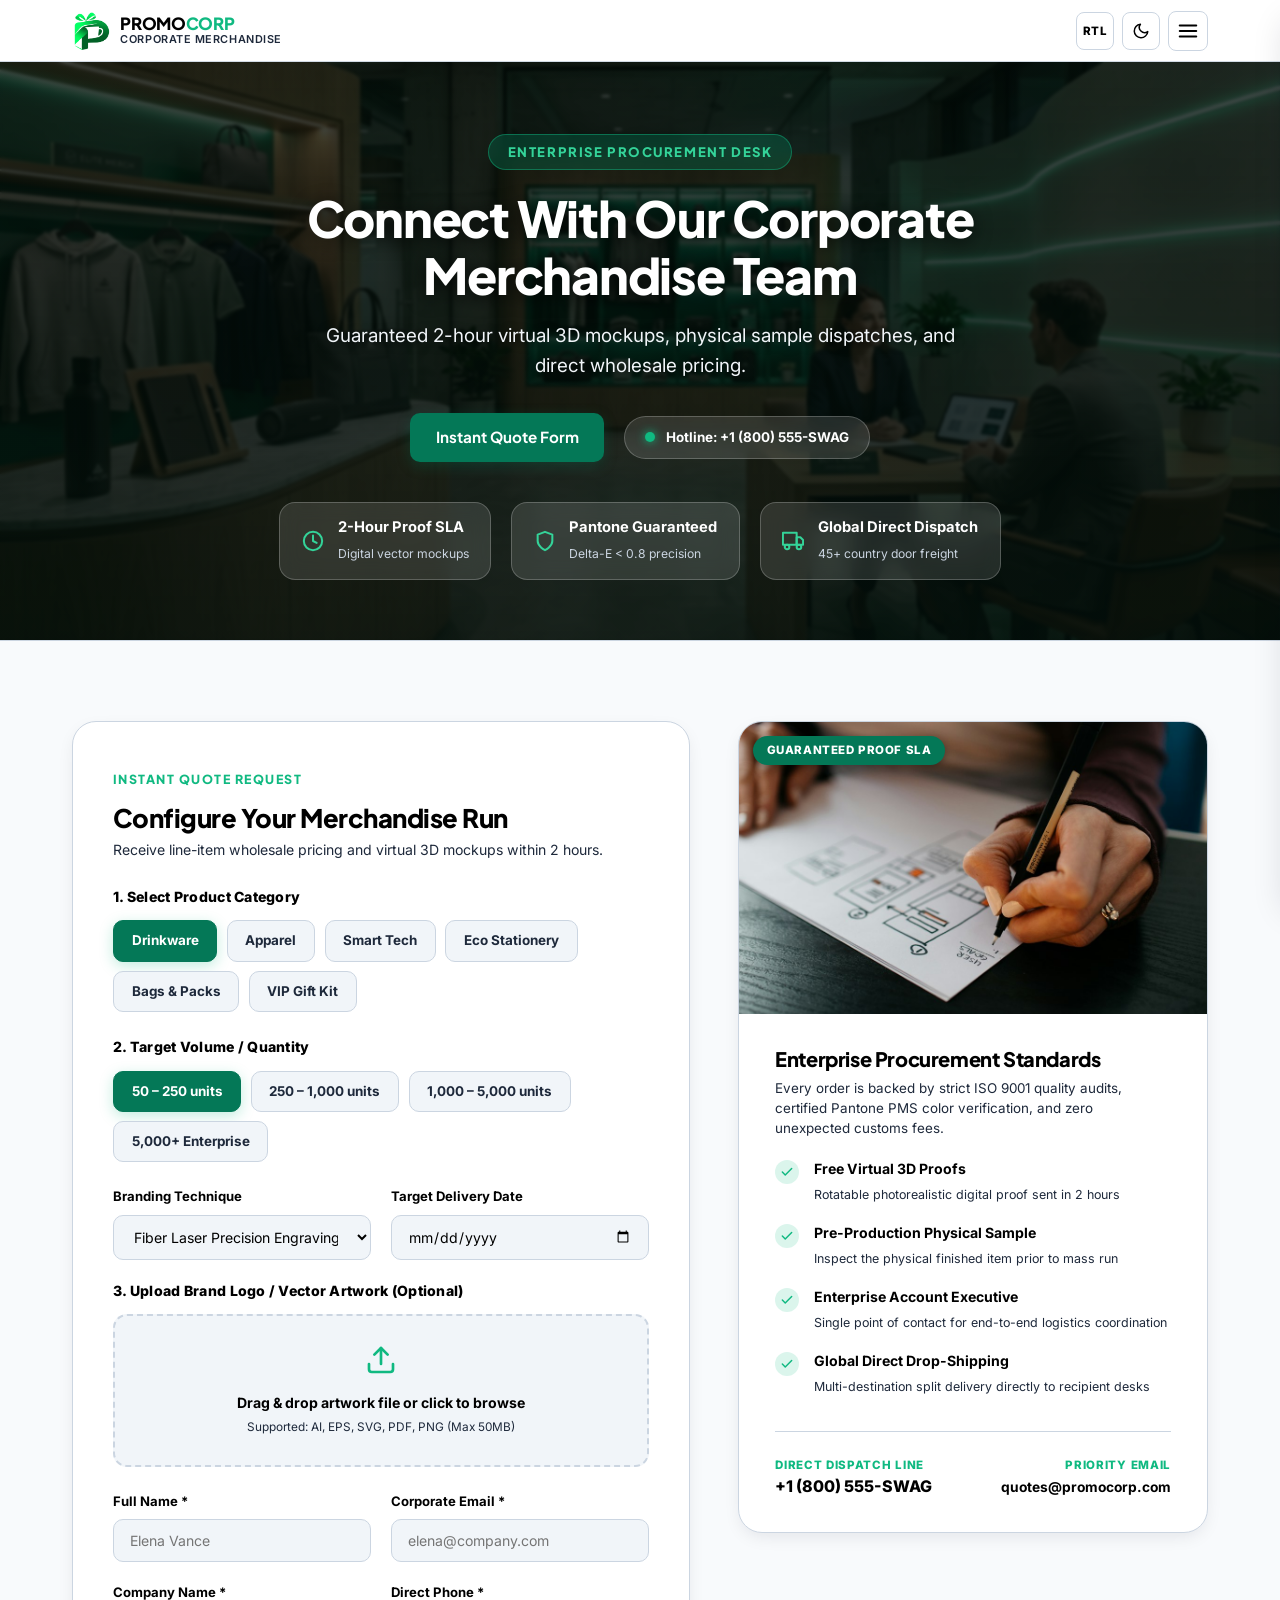
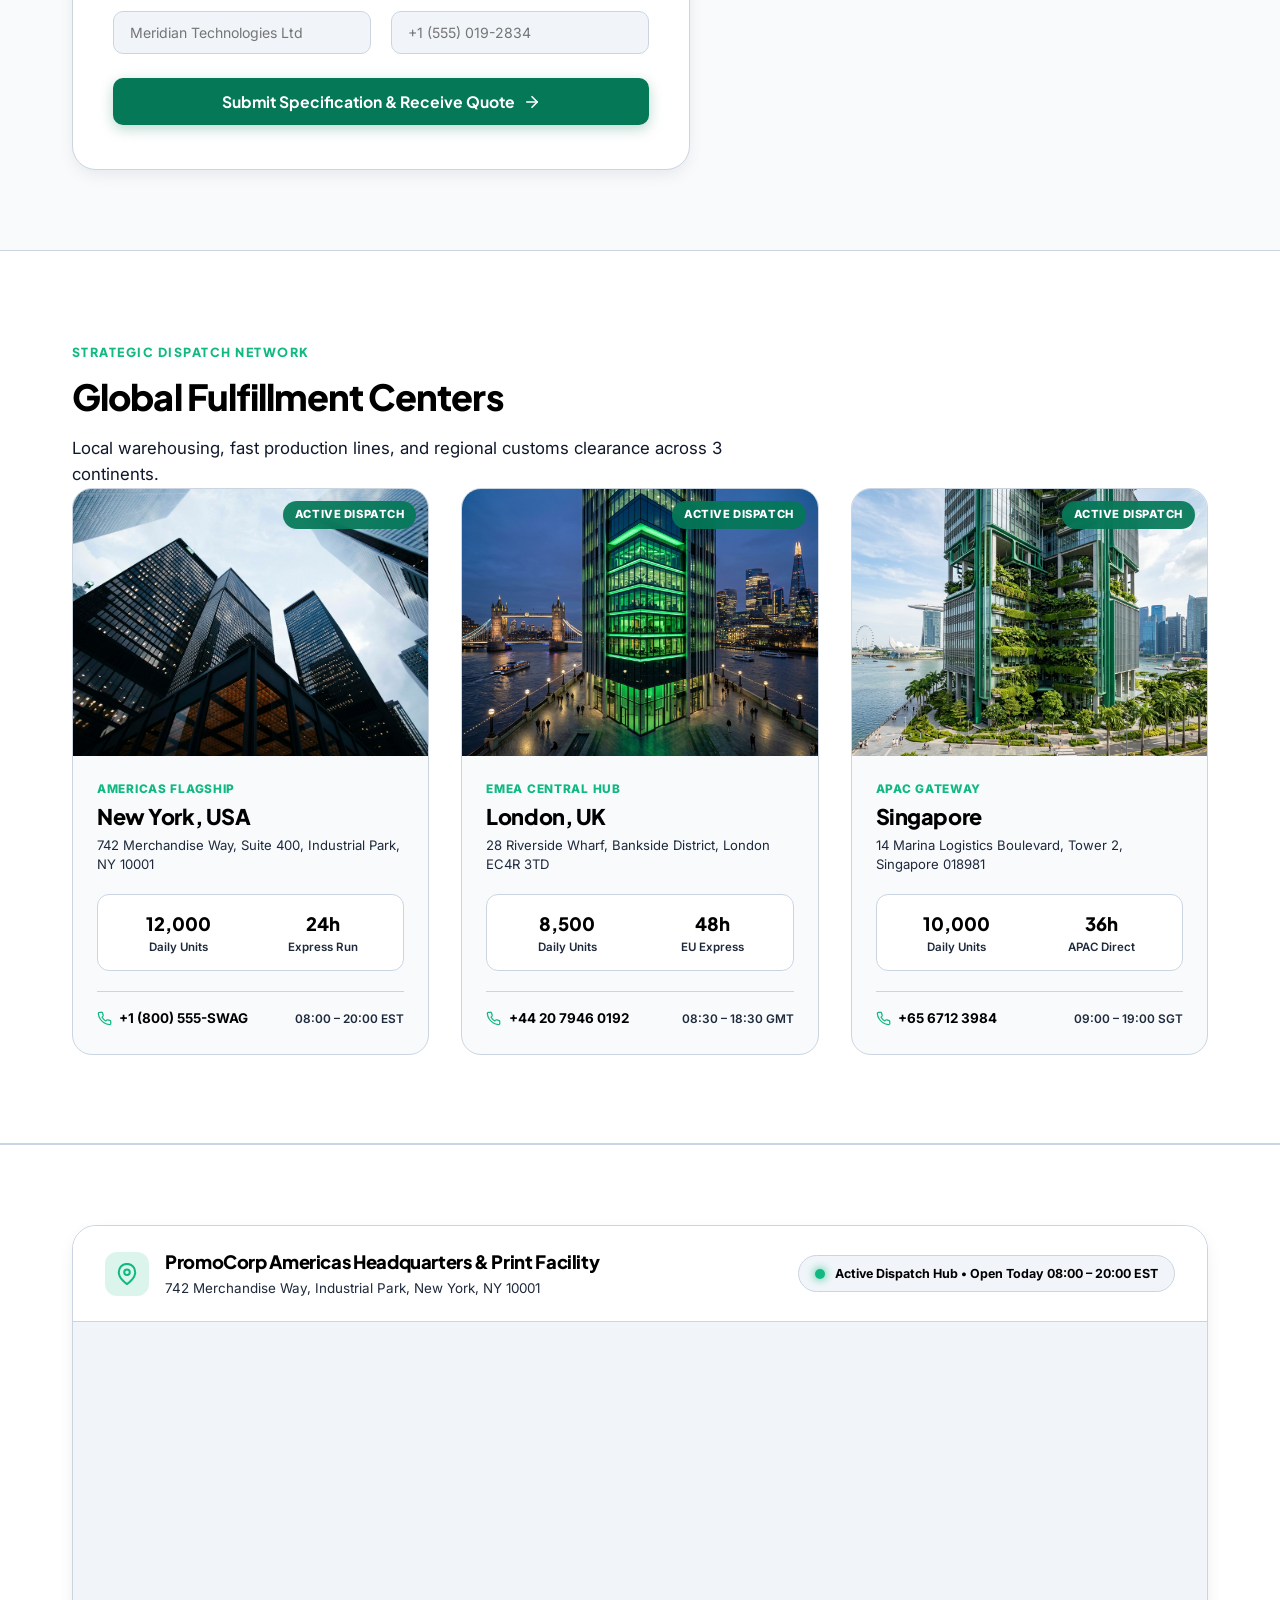
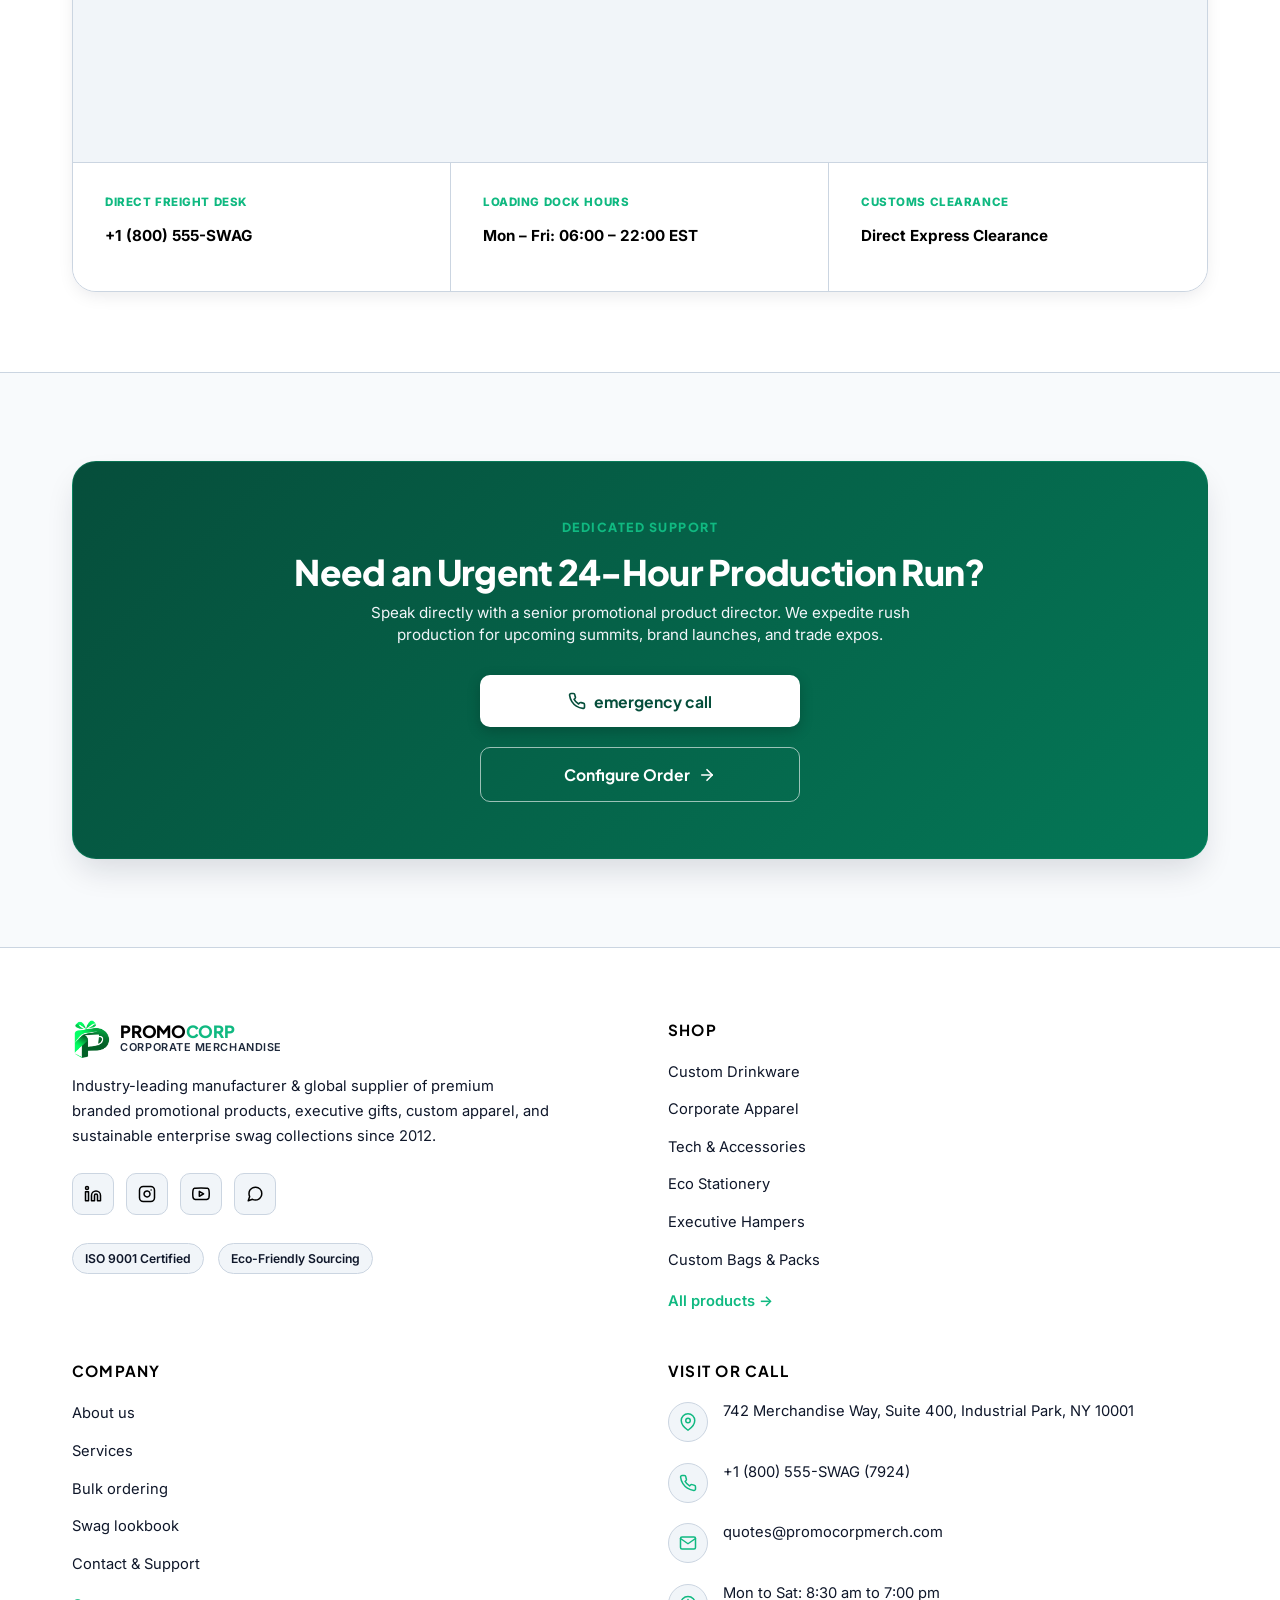
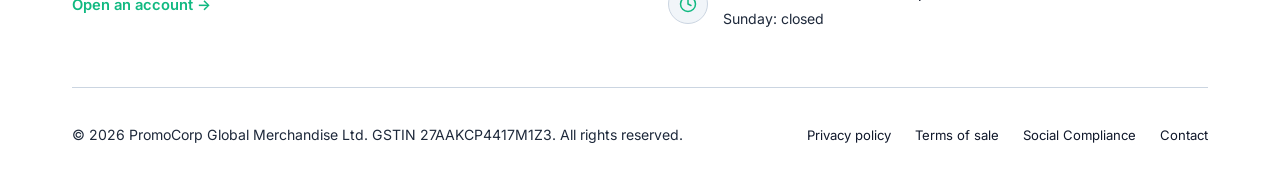
<file: contact.html>
<!DOCTYPE html>
<html lang="en" dir="ltr">

<head>
  <meta charset="UTF-8">
  <meta name="viewport" content="width=device-width, initial-scale=1.0">
  <title>Contact &amp; Instant Quotation | PromoCorp Merchandise</title>
  <meta name="description"
    content="Request corporate merchandise quotes, interactive brand specifications, explore our global distribution hubs, and view our live logistics location on Google Maps.">
  <link rel="icon" type="image/png" href="assets/images/logo.png">
  <link rel="stylesheet" href="assets/css/style.css">
  <link rel="stylesheet" href="assets/css/responsive.css">
</head>

<body>

  <!-- ==========================================
       BRANDED PAGE LOADER
       ========================================== -->
  <div id="page-loader" aria-hidden="true">
    <div class="loader-brand">
      <div class="loader-ring"></div>
      <img src="assets/images/logo.png" alt="PromoCorp Logo" width="58" height="58">
    </div>
    <div class="loader-text">Quotation &amp; Contact Desk</div>
  </div>

  <!-- ==========================================
       FIXED COMPACT HEADER
       ========================================== -->
  <header id="site-header">
    <div class="container-custom header-container">

      <!-- Brand Identity -->
      <a href="index.html" class="brand-identity" aria-label="PromoCorp Homepage">
        <img src="assets/images/logo.png" alt="PromoCorp Logo" class="brand-logo-img" width="38" height="38">
        <div class="brand-info">
          <span class="brand-name">PROMO<span>CORP</span></span>
          <span class="brand-tagline">Corporate Merchandise</span>
        </div>
      </a>

      <!-- Desktop Navigation (5 Primary Nav Items on One Line) -->
      <nav class="desktop-nav" aria-label="Main Navigation">
        <ul style="display: flex; align-items: center; gap: 0.25rem; list-style: none; margin: 0; padding: 0;">

          <!-- 1. Home with Click-Only Dropdown -->
          <li class="nav-item has-dropdown">
            <button type="button" class="nav-link" id="home-dropdown-btn" aria-expanded="false" aria-haspopup="true">
              <span>Home</span>
              <svg class="dropdown-arrow" viewBox="0 0 24 24" fill="none" stroke-width="2.2" stroke-linecap="round"
                stroke-linejoin="round">
                <polyline points="6 9 12 15 18 9"></polyline>
              </svg>
            </button>
            <ul class="dropdown-menu" role="menu">
              <li role="none">
                <a href="index.html" class="dropdown-link" role="menuitem">
                  <span>Home 1 - Corporate</span>
                  <span class="dropdown-badge">Default</span>
                </a>
              </li>
              <li role="none">
                <a href="home-2.html" class="dropdown-link" role="menuitem">
                  <span>Home 2 - Creative Swag</span>
                  <span class="dropdown-badge">Studio</span>
                </a>
              </li>
            </ul>
          </li>

          <!-- 2. Products -->
          <li class="nav-item">
            <a href="products.html" class="nav-link">Products</a>
          </li>

          <!-- 3. Custom Branding -->
          <li class="nav-item">
            <a href="custom-branding.html" class="nav-link">Custom Branding</a>
          </li>

          <!-- 4. About -->
          <li class="nav-item">
            <a href="about.html" class="nav-link">About</a>
          </li>

          <!-- 5. Contact (Active) -->
          <li class="nav-item">
            <a href="contact.html" class="nav-link active">Contact</a>
          </li>

        </ul>
      </nav>

      <!-- Action Controls: RTL, Dark Mode, Quote CTA Button, Mobile Hamburger -->
      <div class="header-actions">

        <!-- RTL Toggle -->
        <button type="button" class="btn-icon rtl-toggle-btn" aria-label="Switch text direction">
          <span class="dir-label" style="font-size: 0.72rem; font-weight: 800; letter-spacing: 0.05em;">RTL</span>
        </button>

        <!-- Dark Mode Toggle -->
        <button type="button" class="btn-icon theme-toggle-btn" aria-label="Toggle dark mode">
          <svg class="icon-moon" viewBox="0 0 24 24" fill="none" stroke="currentColor" stroke-width="2"
            stroke-linecap="round" stroke-linejoin="round">
            <path d="M21 12.79A9 9 0 1 1 11.21 3 7 7 0 0 0 21 12.79z"></path>
          </svg>
          <svg class="icon-sun" viewBox="0 0 24 24" fill="none" stroke="currentColor" stroke-width="2"
            stroke-linecap="round" stroke-linejoin="round" style="display: none;">
            <circle cx="12" cy="12" r="5"></circle>
            <line x1="12" y1="1" x2="12" y2="3"></line>
            <line x1="12" y1="21" x2="12" y2="23"></line>
            <line x1="4.22" y1="4.22" x2="5.64" y2="5.64"></line>
            <line x1="18.36" y1="18.36" x2="19.78" y2="19.78"></line>
            <line x1="1" y1="12" x2="3" y2="12"></line>
            <line x1="21" y1="12" x2="23" y2="12"></line>
            <line x1="4.22" y1="19.78" x2="5.64" y2="18.36"></line>
            <line x1="18.36" y1="5.64" x2="19.78" y2="4.22"></line>
          </svg>
        </button>

        <!-- Request a Quote CTA Button -->
        <a href="#quote" class="btn-header-cta" aria-label="Request a Corporate Quote">
          <svg viewBox="0 0 24 24" fill="none" stroke="currentColor" stroke-width="2.2" stroke-linecap="round"
            stroke-linejoin="round">
            <path d="M14 2H6a2 2 0 0 0-2 2v16a2 2 0 0 0 2 2h12a2 2 0 0 0 2-2V8z"></path>
            <polyline points="14 2 14 8 20 8"></polyline>
            <line x1="16" y1="13" x2="8" y2="13"></line>
            <line x1="16" y1="17" x2="8" y2="17"></line>
          </svg>
          <span>Request a Quote</span>
        </a>

        <!-- Mobile Menu Hamburger Button -->
        <button type="button" class="mobile-toggle-btn" id="mobile-menu-btn" aria-label="Open mobile menu"
          aria-expanded="false">
          <svg width="22" height="22" viewBox="0 0 24 24" fill="none" stroke="currentColor" stroke-width="2.2"
            stroke-linecap="round" stroke-linejoin="round">
            <line x1="3" y1="12" x2="21" y2="12"></line>
            <line x1="3" y1="6" x2="21" y2="6"></line>
            <line x1="3" y1="18" x2="21" y2="18"></line>
          </svg>
        </button>

      </div>

    </div>
  </header>

  <!-- ==========================================
       MOBILE DRAWER NAVIGATION
       ========================================== -->
  <div class="mobile-drawer-overlay" id="mobile-drawer-overlay"></div>
  <aside class="mobile-drawer" id="mobile-drawer" aria-label="Mobile Navigation">

    <!-- Mobile Drawer Header -->
    <div class="mobile-drawer-header">
      <div class="brand-identity">
        <img src="assets/images/logo.png" alt="PromoCorp Logo" class="brand-logo-img" width="34" height="34">
        <div class="brand-info">
          <span class="brand-name">PROMO<span>CORP</span></span>
          <span class="brand-tagline">Corporate Merchandise</span>
        </div>
      </div>
      <button type="button" class="mobile-drawer-close" id="mobile-drawer-close" aria-label="Close mobile menu">
        <svg width="20" height="20" viewBox="0 0 24 24" fill="none" stroke="currentColor" stroke-width="2.2"
          stroke-linecap="round" stroke-linejoin="round">
          <line x1="18" y1="6" x2="6" y2="18"></line>
          <line x1="6" y1="6" x2="18" y2="18"></line>
        </svg>
      </button>
    </div>

    <!-- Mobile Navigation Links -->
    <ul class="mobile-nav-list">

      <!-- Home with Accordion -->
      <li class="mobile-nav-item" id="mobile-home-accordion-item">
        <button type="button" class="mobile-nav-link mobile-accordion-btn" id="mobile-home-accordion-btn"
          aria-expanded="false">
          <span>Home</span>
          <svg class="dropdown-arrow" viewBox="0 0 24 24" fill="none" stroke-width="2.2" stroke-linecap="round"
            stroke-linejoin="round">
            <polyline points="6 9 12 15 18 9"></polyline>
          </svg>
        </button>
        <div class="mobile-accordion-content">
          <a href="index.html" class="mobile-sub-link">Home 1 - Corporate Edition</a>
          <a href="home-2.html" class="mobile-sub-link">Home 2 - Creative Swag Studio</a>
        </div>
      </li>

      <li><a href="products.html" class="mobile-nav-link">Products</a></li>
      <li><a href="custom-branding.html" class="mobile-nav-link">Custom Branding</a></li>
      <li><a href="about.html" class="mobile-nav-link">About</a></li>
      <li><a href="contact.html" class="mobile-nav-link active">Contact</a></li>

    </ul>

    <!-- Mobile Drawer Footer -->
    <div class="mobile-drawer-footer">
      <a href="#quote" class="btn-header-cta">
        <svg viewBox="0 0 24 24" fill="none" stroke="currentColor" stroke-width="2.2" stroke-linecap="round"
          stroke-linejoin="round">
          <path d="M14 2H6a2 2 0 0 0-2 2v16a2 2 0 0 0 2 2h12a2 2 0 0 0 2-2V8z"></path>
          <polyline points="14 2 14 8 20 8"></polyline>
          <line x1="16" y1="13" x2="8" y2="13"></line>
          <line x1="16" y1="17" x2="8" y2="17"></line>
        </svg>
        <span>Request a Quote</span>
      </a>
    </div>

  </aside>

  <!-- ==========================================
       MAIN CONTENT (CONTACT & QUOTATION PAGE)
       ========================================== -->
  <main id="main-content">

    <!-- ----------------------------------------------------
         SECTION 1: HERO SECTION
         ---------------------------------------------------- -->
    <section class="contact-hero-billboard" id="contact-overview">
      <!-- Hero Background Image & Atmospheric Overlay -->
      <img src="assets/images/contact/contact-hero.jpg" alt="PromoCorp Consultation Showroom and Client Desk"
        class="contact-hero-bg-img" loading="eager">
      <div class="contact-hero-overlay"></div>

      <div class="container-custom contact-hero-container">
        <div class="contact-hero-content-center">
          <span class="section-eyebrow contact-hero-eyebrow">Enterprise Procurement Desk</span>
          <h1 class="section-title contact-hero-title">Connect With Our Corporate Merchandise Team</h1>
          <p class="section-subtitle contact-hero-subtitle">
            Guaranteed 2-hour virtual 3D mockups, physical sample dispatches, and direct wholesale pricing.
          </p>
          <div class="contact-hero-actions">
            <a href="#quote" class="btn-primary">Instant Quote Form</a>
            <div class="contact-sla-badge">
              <span class="sla-dot"></span>
              <span>Hotline: +1 (800) 555-SWAG</span>
            </div>
          </div>
        </div>

        <!-- 3 Quick Guarantee Badges (Centered) -->
        <div class="contact-hero-features-row">
          <div class="contact-hero-feature-pill">
            <svg viewBox="0 0 24 24" fill="none" stroke="currentColor" stroke-width="2.2" stroke-linecap="round"
              stroke-linejoin="round">
              <circle cx="12" cy="12" r="10"></circle>
              <polyline points="12 6 12 12 16 14"></polyline>
            </svg>
            <div>
              <strong>2-Hour Proof SLA</strong>
              <span>Digital vector mockups</span>
            </div>
          </div>

          <div class="contact-hero-feature-pill">
            <svg viewBox="0 0 24 24" fill="none" stroke="currentColor" stroke-width="2.2" stroke-linecap="round"
              stroke-linejoin="round">
              <path d="M12 22s8-4 8-10V5l-8-3-8 3v7c0 6 8 10 8 10z"></path>
            </svg>
            <div>
              <strong>Pantone Guaranteed</strong>
              <span>Delta-E &lt; 0.8 precision</span>
            </div>
          </div>

          <div class="contact-hero-feature-pill">
            <svg viewBox="0 0 24 24" fill="none" stroke="currentColor" stroke-width="2.2" stroke-linecap="round"
              stroke-linejoin="round">
              <rect x="1" y="3" width="15" height="13"></rect>
              <polygon points="16 8 20 8 23 11 23 16 16 16 8"></polygon>
              <circle cx="5.5" cy="18.5" r="2.5"></circle>
              <circle cx="18.5" cy="18.5" r="2.5"></circle>
            </svg>
            <div>
              <strong>Global Direct Dispatch</strong>
              <span>45+ country door freight</span>
            </div>
          </div>
        </div>
      </div>
    </section>

    <!-- ----------------------------------------------------
         SECTION 2: INTERACTIVE QUOTATION FORM (#quote)
         ---------------------------------------------------- -->
    <section class="quote-studio-section" id="quote">
      <div class="container-custom">

        <div class="quote-studio-grid">

          <!-- Left Column: The Quotation Builder Form -->
          <div class="quote-form-container">
            <div class="quote-form-header">
              <span class="section-eyebrow">Instant Quote Request</span>
              <h2 style="font-size: 1.6rem; font-weight: 800; color: var(--text-main); margin-bottom: 0.35rem;">
                Configure Your Merchandise Run
              </h2>
              <p style="font-size: 0.88rem; color: var(--text-dim); margin-bottom: 1.5rem;">
                Receive line-item wholesale pricing and virtual 3D mockups within 2 hours.
              </p>
            </div>

            <form class="quote-interactive-form" action="#" method="POST" id="corporate-quote-form">

              <!-- Category Step -->
              <div class="form-group-block">
                <label class="form-block-label">1. Select Product Category</label>
                <div class="quote-pill-options" role="radiogroup" aria-label="Select Category">
                  <label class="quote-pill-opt">
                    <input type="radio" name="product_cat" value="drinkware" checked>
                    <span>Drinkware</span>
                  </label>
                  <label class="quote-pill-opt">
                    <input type="radio" name="product_cat" value="apparel">
                    <span>Apparel</span>
                  </label>
                  <label class="quote-pill-opt">
                    <input type="radio" name="product_cat" value="tech">
                    <span>Smart Tech</span>
                  </label>
                  <label class="quote-pill-opt">
                    <input type="radio" name="product_cat" value="stationery">
                    <span>Eco Stationery</span>
                  </label>
                  <label class="quote-pill-opt">
                    <input type="radio" name="product_cat" value="bags">
                    <span>Bags &amp; Packs</span>
                  </label>
                  <label class="quote-pill-opt">
                    <input type="radio" name="product_cat" value="curated_kit">
                    <span>VIP Gift Kit</span>
                  </label>
                </div>
              </div>

              <!-- Quantity Tier -->
              <div class="form-group-block">
                <label class="form-block-label">2. Target Volume / Quantity</label>
                <div class="quote-pill-options" role="radiogroup" aria-label="Select Quantity Tier">
                  <label class="quote-pill-opt">
                    <input type="radio" name="order_qty" value="50_250" checked>
                    <span>50 – 250 units</span>
                  </label>
                  <label class="quote-pill-opt">
                    <input type="radio" name="order_qty" value="250_1000">
                    <span>250 – 1,000 units</span>
                  </label>
                  <label class="quote-pill-opt">
                    <input type="radio" name="order_qty" value="1000_5000">
                    <span>1,000 – 5,000 units</span>
                  </label>
                  <label class="quote-pill-opt">
                    <input type="radio" name="order_qty" value="5000_plus">
                    <span>5,000+ Enterprise</span>
                  </label>
                </div>
              </div>

              <!-- Branding Method & Target Date -->
              <div class="form-row-2col">
                <div class="form-field-unit">
                  <label for="branding-technique" class="form-field-label">Branding Technique</label>
                  <select id="branding-technique" name="branding_technique" class="form-select-custom">
                    <option value="laser">Fiber Laser Precision Engraving</option>
                    <option value="embroidery">High-Density 3D Embroidery</option>
                    <option value="silkscreen">Multi-Color Screen Printing / DTF</option>
                    <option value="deboss">Blind Debossing &amp; Metallic Foil</option>
                    <option value="expert_recommendation">Recommend Best Technique for SKU</option>
                  </select>
                </div>

                <div class="form-field-unit">
                  <label for="target-delivery-date" class="form-field-label">Target Delivery Date</label>
                  <input type="date" id="target-delivery-date" name="delivery_date" class="form-input-custom">
                </div>
              </div>

              <!-- Artwork Upload Dropzone -->
              <div class="form-group-block">
                <label class="form-block-label">3. Upload Brand Logo / Vector Artwork (Optional)</label>
                <div class="artwork-dropzone" id="artwork-upload-zone">
                  <svg width="32" height="32" viewBox="0 0 24 24" fill="none" stroke="currentColor" stroke-width="2"
                    stroke-linecap="round" stroke-linejoin="round"
                    style="color: var(--color-accent); margin-bottom: 0.5rem;">
                    <path d="M21 15v4a2 2 0 0 1-2 2H5a2 2 0 0 1-2-2v-4"></path>
                    <polyline points="17 8 12 3 7 8"></polyline>
                    <line x1="12" y1="3" x2="12" y2="15"></line>
                  </svg>
                  <span style="font-size: 0.88rem; font-weight: 700; color: var(--text-main); display: block;">Drag
                    &amp; drop artwork file or click to browse</span>
                  <span
                    style="font-size: 0.74rem; color: var(--text-dim); display: block; margin-top: 0.25rem;">Supported:
                    AI, EPS, SVG, PDF, PNG (Max 50MB)</span>
                  <input type="file" id="artwork-file-input" name="artwork_file"
                    style="position: absolute; opacity: 0; width: 100%; height: 100%; top: 0; left: 0; cursor: pointer;"
                    aria-label="Upload logo artwork file">
                </div>
              </div>

              <!-- Contact Particulars -->
              <div class="form-row-2col">
                <div class="form-field-unit">
                  <label for="contact-name" class="form-field-label">Full Name *</label>
                  <input type="text" id="contact-name" name="name" class="form-input-custom" placeholder="Elena Vance"
                    required>
                </div>
                <div class="form-field-unit">
                  <label for="contact-email" class="form-field-label">Corporate Email *</label>
                  <input type="email" id="contact-email" name="email" class="form-input-custom"
                    placeholder="elena@company.com" required>
                </div>
              </div>

              <div class="form-row-2col">
                <div class="form-field-unit">
                  <label for="contact-company" class="form-field-label">Company Name *</label>
                  <input type="text" id="contact-company" name="company" class="form-input-custom"
                    placeholder="Meridian Technologies Ltd" required>
                </div>
                <div class="form-field-unit">
                  <label for="contact-phone" class="form-field-label">Direct Phone *</label>
                  <input type="tel" id="contact-phone" name="phone" class="form-input-custom"
                    placeholder="+1 (555) 019-2834" required>
                </div>
              </div>

              <!-- Submit Action Button -->
              <div style="margin-top: 1.5rem;">
                <button type="submit" class="btn-primary"
                  style="width: 100%; justify-content: center; padding: 0.9rem 1.5rem; font-size: 0.98rem;">
                  <span>Submit Specification &amp; Receive Quote</span>
                  <svg viewBox="0 0 24 24" fill="none" stroke="currentColor" stroke-width="2.2" stroke-linecap="round"
                    stroke-linejoin="round" width="18" height="18">
                    <line x1="5" y1="12" x2="19" y2="12"></line>
                    <polyline points="12 5 19 12 12 19"></polyline>
                  </svg>
                </button>
              </div>

            </form>
          </div>

          <!-- Right Column: Live Guarantee & Proofing Card -->
          <div class="quote-guarantee-card">

            <div class="quote-guarantee-media">
              <img src="assets/images/services/virtual-proof-mockup.jpg" alt="Virtual 3D Proof Mockup Preview"
                width="560" height="360" loading="lazy">
              <div class="quote-badge-tag">Guaranteed Proof SLA</div>
            </div>

            <div class="quote-guarantee-content">
              <h3 style="font-size: 1.25rem; font-weight: 800; color: var(--text-main); margin-bottom: 0.4rem;">
                Enterprise Procurement Standards
              </h3>
              <p style="font-size: 0.84rem; color: var(--text-dim); line-height: 1.5; margin-bottom: 1.25rem;">
                Every order is backed by strict ISO 9001 quality audits, certified Pantone PMS color verification, and
                zero unexpected customs fees.
              </p>

              <!-- Even Guarantee Checklist -->
              <div class="guarantee-specs-list">

                <div class="guarantee-spec-item">
                  <div class="guarantee-spec-icon">
                    <svg viewBox="0 0 24 24" fill="none" stroke="currentColor" stroke-width="2.5" stroke-linecap="round"
                      stroke-linejoin="round">
                      <polyline points="20 6 9 17 4 12"></polyline>
                    </svg>
                  </div>
                  <div>
                    <strong style="display: block; font-size: 0.88rem; color: var(--text-main);">Free Virtual 3D
                      Proofs</strong>
                    <span style="font-size: 0.78rem; color: var(--text-dim);">Rotatable photorealistic digital proof
                      sent in 2 hours</span>
                  </div>
                </div>

                <div class="guarantee-spec-item">
                  <div class="guarantee-spec-icon">
                    <svg viewBox="0 0 24 24" fill="none" stroke="currentColor" stroke-width="2.5" stroke-linecap="round"
                      stroke-linejoin="round">
                      <polyline points="20 6 9 17 4 12"></polyline>
                    </svg>
                  </div>
                  <div>
                    <strong style="display: block; font-size: 0.88rem; color: var(--text-main);">Pre-Production Physical
                      Sample</strong>
                    <span style="font-size: 0.78rem; color: var(--text-dim);">Inspect the physical finished item prior
                      to mass run</span>
                  </div>
                </div>

                <div class="guarantee-spec-item">
                  <div class="guarantee-spec-icon">
                    <svg viewBox="0 0 24 24" fill="none" stroke="currentColor" stroke-width="2.5" stroke-linecap="round"
                      stroke-linejoin="round">
                      <polyline points="20 6 9 17 4 12"></polyline>
                    </svg>
                  </div>
                  <div>
                    <strong style="display: block; font-size: 0.88rem; color: var(--text-main);">Enterprise Account
                      Executive</strong>
                    <span style="font-size: 0.78rem; color: var(--text-dim);">Single point of contact for end-to-end
                      logistics coordination</span>
                  </div>
                </div>

                <div class="guarantee-spec-item">
                  <div class="guarantee-spec-icon">
                    <svg viewBox="0 0 24 24" fill="none" stroke="currentColor" stroke-width="2.5" stroke-linecap="round"
                      stroke-linejoin="round">
                      <polyline points="20 6 9 17 4 12"></polyline>
                    </svg>
                  </div>
                  <div>
                    <strong style="display: block; font-size: 0.88rem; color: var(--text-main);">Global Direct
                      Drop-Shipping</strong>
                    <span style="font-size: 0.78rem; color: var(--text-dim);">Multi-destination split delivery directly
                      to recipient desks</span>
                  </div>
                </div>

              </div>

              <!-- Quick Contacts Box -->
              <div class="quote-contact-direct-box">
                <div>
                  <span
                    style="display: block; font-size: 0.72rem; text-transform: uppercase; letter-spacing: 0.06em; font-weight: 800; color: var(--color-accent);">Direct
                    Dispatch Line</span>
                  <a href="tel:+18005557924"
                    style="font-size: 1rem; font-weight: 800; color: var(--text-main); text-decoration: none;">+1 (800)
                    555-SWAG</a>
                </div>
                <div style="text-align: right;">
                  <span
                    style="display: block; font-size: 0.72rem; text-transform: uppercase; letter-spacing: 0.06em; font-weight: 800; color: var(--color-accent);">Priority
                    Email</span>
                  <a href="mailto:quotes@promocorpmerch.com"
                    style="font-size: 0.86rem; font-weight: 700; color: var(--text-main); text-decoration: none;">quotes@promocorp.com</a>
                </div>
              </div>

            </div>

          </div>

        </div>

      </div>
    </section>

    <!-- ----------------------------------------------------
         SECTION 3: GLOBAL HEADQUARTERS & DISTRIBUTION HUBS
         ---------------------------------------------------- -->
    <section class="hubs-section" id="global-hubs">
      <div class="container-custom">

        <div class="section-header-centered">
          <span class="section-eyebrow">Strategic Dispatch Network</span>
          <h2 class="section-title">Global Fulfillment Centers</h2>
          <p class="section-subtitle">
            Local warehousing, fast production lines, and regional customs clearance across 3 continents.
          </p>
        </div>

        <!-- 3 Mathematically Even Cards -->
        <div class="hubs-grid-3">

          <!-- Hub 1: North America HQ -->
          <article class="hub-card">
            <div class="hub-img-box">
              <img src="assets/images/about/about-headquarters.jpg" alt="New York Corporate Headquarters" width="400"
                height="280" loading="lazy">
              <span class="hub-status-pill">Active Dispatch</span>
            </div>
            <div class="hub-card-body">
              <div class="hub-card-top">
                <span class="hub-region-tag">Americas Flagship</span>
                <h3 class="hub-city-name">New York, USA</h3>
                <p class="hub-address">742 Merchandise Way, Suite 400, Industrial Park, NY 10001</p>
              </div>

              <div class="hub-metrics-row">
                <div class="hub-metric-item">
                  <span class="hub-metric-num">12,000</span>
                  <span class="hub-metric-lbl">Daily Units</span>
                </div>
                <div class="hub-metric-item">
                  <span class="hub-metric-num">24h</span>
                  <span class="hub-metric-lbl">Express Run</span>
                </div>
              </div>

              <div class="hub-card-bottom">
                <a href="tel:+18005557924" class="hub-contact-link">
                  <svg viewBox="0 0 24 24" fill="none" stroke="currentColor" stroke-width="2" stroke-linecap="round"
                    stroke-linejoin="round">
                    <path
                      d="M22 16.92v3a2 2 0 0 1-2.18 2 19.79 19.79 0 0 1-8.63-3.07 19.5 19.5 0 0 1-6-6 19.79 19.79 0 0 1-3.07-8.67A2 2 0 0 1 4.11 2h3a2 2 0 0 1 2 1.72 12.84 12.84 0 0 0 .7 2.81 2 2 0 0 1-.45 2.11L8.09 9.91a16 16 0 0 0 6 6l1.27-1.27a2 2 0 0 1 2.11-.45 12.84 12.84 0 0 0 2.81.7A2 2 0 0 1 22 16.92z">
                    </path>
                  </svg>
                  <span>+1 (800) 555-SWAG</span>
                </a>
                <span class="hub-time-status">08:00 – 20:00 EST</span>
              </div>
            </div>
          </article>

          <!-- Hub 2: EMEA Hub London -->
          <article class="hub-card">
            <div class="hub-img-box">
              <img src="assets/images/contact/hub-london.jpg" alt="London Canary Wharf Distribution Hub" width="400"
                height="280" loading="lazy">
              <span class="hub-status-pill">Active Dispatch</span>
            </div>
            <div class="hub-card-body">
              <div class="hub-card-top">
                <span class="hub-region-tag">EMEA Central Hub</span>
                <h3 class="hub-city-name">London, UK</h3>
                <p class="hub-address">28 Riverside Wharf, Bankside District, London EC4R 3TD</p>
              </div>

              <div class="hub-metrics-row">
                <div class="hub-metric-item">
                  <span class="hub-metric-num">8,500</span>
                  <span class="hub-metric-lbl">Daily Units</span>
                </div>
                <div class="hub-metric-item">
                  <span class="hub-metric-num">48h</span>
                  <span class="hub-metric-lbl">EU Express</span>
                </div>
              </div>

              <div class="hub-card-bottom">
                <a href="tel:+442079460192" class="hub-contact-link">
                  <svg viewBox="0 0 24 24" fill="none" stroke="currentColor" stroke-width="2" stroke-linecap="round"
                    stroke-linejoin="round">
                    <path
                      d="M22 16.92v3a2 2 0 0 1-2.18 2 19.79 19.79 0 0 1-8.63-3.07 19.5 19.5 0 0 1-6-6 19.79 19.79 0 0 1-3.07-8.67A2 2 0 0 1 4.11 2h3a2 2 0 0 1 2 1.72 12.84 12.84 0 0 0 .7 2.81 2 2 0 0 1-.45 2.11L8.09 9.91a16 16 0 0 0 6 6l1.27-1.27a2 2 0 0 1 2.11-.45 12.84 12.84 0 0 0 2.81.7A2 2 0 0 1 22 16.92z">
                    </path>
                  </svg>
                  <span>+44 20 7946 0192</span>
                </a>
                <span class="hub-time-status">08:30 – 18:30 GMT</span>
              </div>
            </div>
          </article>

          <!-- Hub 3: APAC Hub Singapore -->
          <article class="hub-card">
            <div class="hub-img-box">
              <img src="assets/images/contact/hub-singapore.jpg" alt="Singapore Marina Logistics Center" width="400"
                height="280" loading="lazy">
              <span class="hub-status-pill">Active Dispatch</span>
            </div>
            <div class="hub-card-body">
              <div class="hub-card-top">
                <span class="hub-region-tag">APAC Gateway</span>
                <h3 class="hub-city-name">Singapore</h3>
                <p class="hub-address">14 Marina Logistics Boulevard, Tower 2, Singapore 018981</p>
              </div>

              <div class="hub-metrics-row">
                <div class="hub-metric-item">
                  <span class="hub-metric-num">10,000</span>
                  <span class="hub-metric-lbl">Daily Units</span>
                </div>
                <div class="hub-metric-item">
                  <span class="hub-metric-num">36h</span>
                  <span class="hub-metric-lbl">APAC Direct</span>
                </div>
              </div>

              <div class="hub-card-bottom">
                <a href="tel:+6567123984" class="hub-contact-link">
                  <svg viewBox="0 0 24 24" fill="none" stroke="currentColor" stroke-width="2" stroke-linecap="round"
                    stroke-linejoin="round">
                    <path
                      d="M22 16.92v3a2 2 0 0 1-2.18 2 19.79 19.79 0 0 1-8.63-3.07 19.5 19.5 0 0 1-6-6 19.79 19.79 0 0 1-3.07-8.67A2 2 0 0 1 4.11 2h3a2 2 0 0 1 2 1.72 12.84 12.84 0 0 0 .7 2.81 2 2 0 0 1-.45 2.11L8.09 9.91a16 16 0 0 0 6 6l1.27-1.27a2 2 0 0 1 2.11-.45 12.84 12.84 0 0 0 2.81.7A2 2 0 0 1 22 16.92z">
                    </path>
                  </svg>
                  <span>+65 6712 3984</span>
                </a>
                <span class="hub-time-status">09:00 – 19:00 SGT</span>
              </div>
            </div>
          </article>

        </div>

      </div>
    </section>

    <!-- ----------------------------------------------------
         SECTION 4: GOOGLE LIVE MAP
         ---------------------------------------------------- -->
    <section class="live-map-section" id="live-map">
      <div class="container-custom">

        <div class="map-wrapper-card">

          <!-- Map Header Info Bar -->
          <div class="map-header-bar">
            <div class="map-header-info">
              <div class="map-icon-box">
                <svg viewBox="0 0 24 24" fill="none" stroke="currentColor" stroke-width="2.2" stroke-linecap="round"
                  stroke-linejoin="round">
                  <path d="M21 10c0 7-9 13-9 13s-9-6-9-13a9 9 0 0 1 18 0z"></path>
                  <circle cx="12" cy="10" r="3"></circle>
                </svg>
              </div>
              <div>
                <h3 class="map-header-title">PromoCorp Americas Headquarters &amp; Print Facility</h3>
                <p class="map-header-address">742 Merchandise Way, Industrial Park, New York, NY 10001</p>
              </div>
            </div>

            <div class="map-badge-status">
              <span class="sla-dot"></span>
              <span>Active Dispatch Hub • Open Today 08:00 – 20:00 EST</span>
            </div>
          </div>

          <!-- Interactive Google Live Map Embed -->
          <div class="map-iframe-container">
            <iframe class="google-map-iframe"
              src="https://maps.google.com/maps?q=742%20Merchandise%20Way%2C%20New%20York%2C%20NY%2010001&amp;t=&amp;z=14&amp;ie=UTF8&amp;iwloc=&amp;output=embed"
              title="PromoCorp Headquarters Google Live Map" loading="lazy" allowfullscreen=""
              referrerpolicy="no-referrer-when-downgrade">
            </iframe>
          </div>

          <!-- Map Info Footer Bar -->
          <div class="map-footer-strip">

            <div class="map-footer-col">
              <span class="map-col-label">Direct Freight Desk</span>
              <span class="map-col-val">+1 (800) 555-SWAG</span>
            </div>

            <div class="map-footer-col">
              <span class="map-col-label">Loading Dock Hours</span>
              <span class="map-col-val">Mon – Fri: 06:00 – 22:00 EST</span>
            </div>

            <div class="map-footer-col">
              <span class="map-col-label">Customs Clearance</span>
              <span class="map-col-val">Direct Express Clearance</span>
            </div>

          </div>

        </div>

      </div>
    </section>

    <!-- ----------------------------------------------------
         SECTION 5: HIGH-CONVERSION FINAL CTA SECTION
         ---------------------------------------------------- -->
    <section class="contact-cta-section" id="contact-final-cta">
      <div class="container-custom">
        <div class="contact-cta-card">

          <div class="contact-cta-body">
            <span class="section-eyebrow" style="color: var(--color-accent); font-weight: 800;">Dedicated Support</span>
            <h2 style="font-size: 2.2rem; font-weight: 800; color: #ffffff; margin-bottom: 0.5rem; line-height: 1.25;">
              Need an Urgent 24-Hour Production Run?
            </h2>
            <p style="font-size: 0.95rem; color: #f1f5f9; max-width: 620px; margin-bottom: 1.75rem; line-height: 1.5;">
              Speak directly with a senior promotional product director. We expedite rush production for upcoming
              summits, brand launches, and trade expos.
            </p>

            <div class="cta-btn-group">
              <a href="tel:+18005557924" class="btn-cta-white">
                <svg viewBox="0 0 24 24" fill="none" stroke="currentColor" stroke-width="2.2" stroke-linecap="round"
                  stroke-linejoin="round" width="18" height="18">
                  <path
                    d="M22 16.92v3a2 2 0 0 1-2.18 2 19.79 19.79 0 0 1-8.63-3.07 19.5 19.5 0 0 1-6-6 19.79 19.79 0 0 1-3.07-8.67A2 2 0 0 1 4.11 2h3a2 2 0 0 1 2 1.72 12.84 12.84 0 0 0 .7 2.81 2 2 0 0 1-.45 2.11L8.09 9.91a16 16 0 0 0 6 6l1.27-1.27a2 2 0 0 1 2.11-.45 12.84 12.84 0 0 0 2.81.7A2 2 0 0 1 22 16.92z">
                  </path>
                </svg>
                <span>emergency call</span>
              </a>
              <a href="#quote" class="btn-cta-outline">
                <span>Configure Order </span>
                <svg viewBox="0 0 24 24" fill="none" stroke="currentColor" stroke-width="2.2" stroke-linecap="round"
                  stroke-linejoin="round" width="18" height="18">
                  <line x1="5" y1="12" x2="19" y2="12"></line>
                  <polyline points="12 5 19 12 12 19"></polyline>
                </svg>
              </a>
            </div>
          </div>

        </div>
      </div>
    </section>

  </main>

  <!-- ==========================================
       SHARED FOOTER
       ========================================== -->
  <footer id="site-footer">
    <div class="container-custom">
      <div class="footer-grid">

        <!-- Block 1: Brand & Socials (Top-Left) -->
        <div class="footer-brand-col">
          <a href="index.html" class="brand-identity">
            <img src="assets/images/logo.png" alt="PromoCorp Logo" class="brand-logo-img" width="38" height="38">
            <div class="brand-info">
              <span class="brand-name">PROMO<span>CORP</span></span>
              <span class="brand-tagline">Corporate Merchandise</span>
            </div>
          </a>
          <p class="footer-desc">
            Industry-leading manufacturer &amp; global supplier of premium branded promotional products, executive
            gifts, custom apparel, and sustainable enterprise swag collections since 2012.
          </p>

          <!-- Social Media Icons (Reference Model) -->
          <div class="footer-social-row">
            <a href="https://linkedin.com" class="footer-social-btn" aria-label="LinkedIn" target="_blank" rel="noopener">
              <svg viewBox="0 0 24 24" fill="none" stroke="currentColor" stroke-width="2" stroke-linecap="round" stroke-linejoin="round">
                <path d="M16 8a6 6 0 0 1 6 6v7h-4v-7a2 2 0 0 0-2-2 2 2 0 0 0-2 2v7h-4v-7a6 6 0 0 1 6-6z"></path>
                <rect x="2" y="9" width="4" height="12"></rect>
                <circle cx="4" cy="4" r="2"></circle>
              </svg>
            </a>
            <a href="https://instagram.com" class="footer-social-btn" aria-label="Instagram" target="_blank" rel="noopener">
              <svg viewBox="0 0 24 24" fill="none" stroke="currentColor" stroke-width="2" stroke-linecap="round" stroke-linejoin="round">
                <rect x="2" y="2" width="20" height="20" rx="5" ry="5"></rect>
                <path d="M16 11.37A4 4 0 1 1 12.63 8 4 4 0 0 1 16 11.37z"></path>
                <line x1="17.5" y1="6.5" x2="17.51" y2="6.5"></line>
              </svg>
            </a>
            <a href="https://youtube.com" class="footer-social-btn" aria-label="YouTube" target="_blank" rel="noopener">
              <svg viewBox="0 0 24 24" fill="none" stroke="currentColor" stroke-width="2" stroke-linecap="round" stroke-linejoin="round">
                <path d="M22.54 6.42a2.78 2.78 0 0 0-1.94-2C18.88 4 12 4 12 4s-6.88 0-8.6.46a2.78 2.78 0 0 0-1.94 2A29 29 0 0 0 1 11.75a29 29 0 0 0 .46 5.33A2.78 2.78 0 0 0 3.4 19c1.72.46 8.6.46 8.6.46s6.88 0 8.6-.46a2.78 2.78 0 0 0 1.94-2 29 29 0 0 0 .46-5.25 29 29 0 0 0-.46-5.33z"></path>
                <polygon points="9.75 15.02 15.5 11.75 9.75 8.48 9.75 15.02"></polygon>
              </svg>
            </a>
            <a href="https://wa.me/18005557924" class="footer-social-btn" aria-label="WhatsApp" target="_blank" rel="noopener">
              <svg viewBox="0 0 24 24" fill="none" stroke="currentColor" stroke-width="2" stroke-linecap="round" stroke-linejoin="round">
                <path d="M21 11.5a8.38 8.38 0 0 1-.9 3.8 8.5 8.5 0 0 1-7.6 4.7 8.38 8.38 0 0 1-3.8-.9L3 21l1.9-5.7a8.38 8.38 0 0 1-.9-3.8 8.5 8.5 0 0 1 4.7-7.6 8.38 8.38 0 0 1 3.8-.9h.5a8.48 8.48 0 0 1 8 8v.5z"></path>
              </svg>
            </a>
          </div>

          <div class="footer-badges">
            <span class="footer-badge-pill">ISO 9001 Certified</span>
            <span class="footer-badge-pill">Eco-Friendly Sourcing</span>
          </div>
        </div>

        <!-- Block 2: SHOP (Top-Right) -->
        <div class="footer-col-shop">
          <h2 class="footer-heading">SHOP</h2>
          <ul class="footer-nav-list">
            <li><a href="products.html#drinkware" class="footer-link">Custom Drinkware</a></li>
            <li><a href="products.html#apparel" class="footer-link">Corporate Apparel</a></li>
            <li><a href="products.html#tech" class="footer-link">Tech &amp; Accessories</a></li>
            <li><a href="products.html#stationery" class="footer-link">Eco Stationery</a></li>
            <li><a href="products.html#executive" class="footer-link">Executive Hampers</a></li>
            <li><a href="products.html#bags" class="footer-link">Custom Bags &amp; Packs</a></li>
            <li><a href="products.html" class="footer-link footer-link-highlight">All products &rarr;</a></li>
          </ul>
        </div>

        <!-- Block 3: COMPANY (Bottom-Left) -->
        <div class="footer-col-company">
          <h2 class="footer-heading">COMPANY</h2>
          <ul class="footer-nav-list">
            <li><a href="about.html" class="footer-link">About us</a></li>
            <li><a href="custom-branding.html" class="footer-link">Services</a></li>
            <li><a href="contact.html#quote" class="footer-link">Bulk ordering</a></li>
            <li><a href="home-2.html" class="footer-link">Swag lookbook</a></li>
            <li><a href="contact.html" class="footer-link">Contact &amp; Support</a></li>
            <li><a href="contact.html#quote" class="footer-link footer-link-highlight">Open an account &rarr;</a></li>
          </ul>
        </div>

        <!-- Block 4: VISIT OR CALL (Bottom-Right) -->
        <div class="footer-col-contact">
          <h2 class="footer-heading">VISIT OR CALL</h2>
          <div class="footer-contact-items-wrap">

            <div class="footer-contact-item">
              <div class="footer-icon-badge" aria-hidden="true">
                <svg viewBox="0 0 24 24" fill="none" stroke="currentColor" stroke-width="2" stroke-linecap="round"
                  stroke-linejoin="round">
                  <path d="M21 10c0 7-9 13-9 13s-9-6-9-13a9 9 0 0 1 18 0z"></path>
                  <circle cx="12" cy="10" r="3"></circle>
                </svg>
              </div>
              <div class="footer-contact-text">
                <span>742 Merchandise Way, Suite 400, Industrial Park, NY 10001</span>
              </div>
            </div>

            <div class="footer-contact-item">
              <div class="footer-icon-badge" aria-hidden="true">
                <svg viewBox="0 0 24 24" fill="none" stroke="currentColor" stroke-width="2" stroke-linecap="round"
                  stroke-linejoin="round">
                  <path
                    d="M22 16.92v3a2 2 0 0 1-2.18 2 19.79 19.79 0 0 1-8.63-3.07 19.5 19.5 0 0 1-6-6 19.79 19.79 0 0 1-3.07-8.67A2 2 0 0 1 4.11 2h3a2 2 0 0 1 2 1.72 12.84 12.84 0 0 0 .7 2.81 2 2 0 0 1-.45 2.11L8.09 9.91a16 16 0 0 0 6 6l1.27-1.27a2 2 0 0 1 2.11-.45 12.84 12.84 0 0 0 2.81.7A2 2 0 0 1 22 16.92z">
                  </path>
                </svg>
              </div>
              <div class="footer-contact-text">
                <a href="tel:+18005557924" class="footer-contact-link">+1 (800) 555-SWAG (7924)</a>
              </div>
            </div>

            <div class="footer-contact-item">
              <div class="footer-icon-badge" aria-hidden="true">
                <svg viewBox="0 0 24 24" fill="none" stroke="currentColor" stroke-width="2" stroke-linecap="round"
                  stroke-linejoin="round">
                  <path d="M4 4h16c1.1 0 2 .9 2 2v12c0 1.1-.9 2-2 2H4c-1.1 0-2-.9-2-2V6c0-1.1.9-2 2-2z"></path>
                  <polyline points="22,6 12,13 2,6"></polyline>
                </svg>
              </div>
              <div class="footer-contact-text">
                <a href="mailto:quotes@promocorpmerch.com" class="footer-contact-link">quotes@promocorpmerch.com</a>
              </div>
            </div>

            <div class="footer-contact-item">
              <div class="footer-icon-badge" aria-hidden="true">
                <svg viewBox="0 0 24 24" fill="none" stroke="currentColor" stroke-width="2" stroke-linecap="round"
                  stroke-linejoin="round">
                  <circle cx="12" cy="12" r="10"></circle>
                  <polyline points="12 6 12 12 16 14"></polyline>
                </svg>
              </div>
              <div class="footer-contact-text">
                <div>Mon to Sat: 8:30 am to 7:00 pm</div>
                <div class="footer-hours-closed">Sunday: closed</div>
              </div>
            </div>

          </div>
        </div>

      </div>

      <!-- Bottom Bar -->
      <div class="footer-bottom">
        <p class="footer-copy">&copy; 2026 PromoCorp Global Merchandise Ltd. GSTIN 27AAKCP4417M1Z3. All rights reserved.</p>
        <div class="footer-bottom-links">
          <a href="contact.html#privacy" class="footer-link">Privacy policy</a>
          <a href="contact.html#terms" class="footer-link">Terms of sale</a>
          <a href="contact.html#compliance" class="footer-link">Social Compliance</a>
          <a href="contact.html" class="footer-link">Contact</a>
        </div>
      </div>

    </div>
  </footer>

  <!-- ==========================================
       SCROLL TO TOP BUTTON
       ========================================== -->
  <button type="button" id="scroll-top-btn" aria-label="Scroll to top of page">
    <svg viewBox="0 0 24 24" fill="none" stroke="currentColor" stroke-width="2.5" stroke-linecap="round"
      stroke-linejoin="round">
      <polyline points="18 15 12 9 6 15"></polyline>
    </svg>
  </button>

  <!-- Centralized External Script (Zero Inline Script) -->
  <script src="assets/js/main.js"></script>
</body>

</html>
</file>
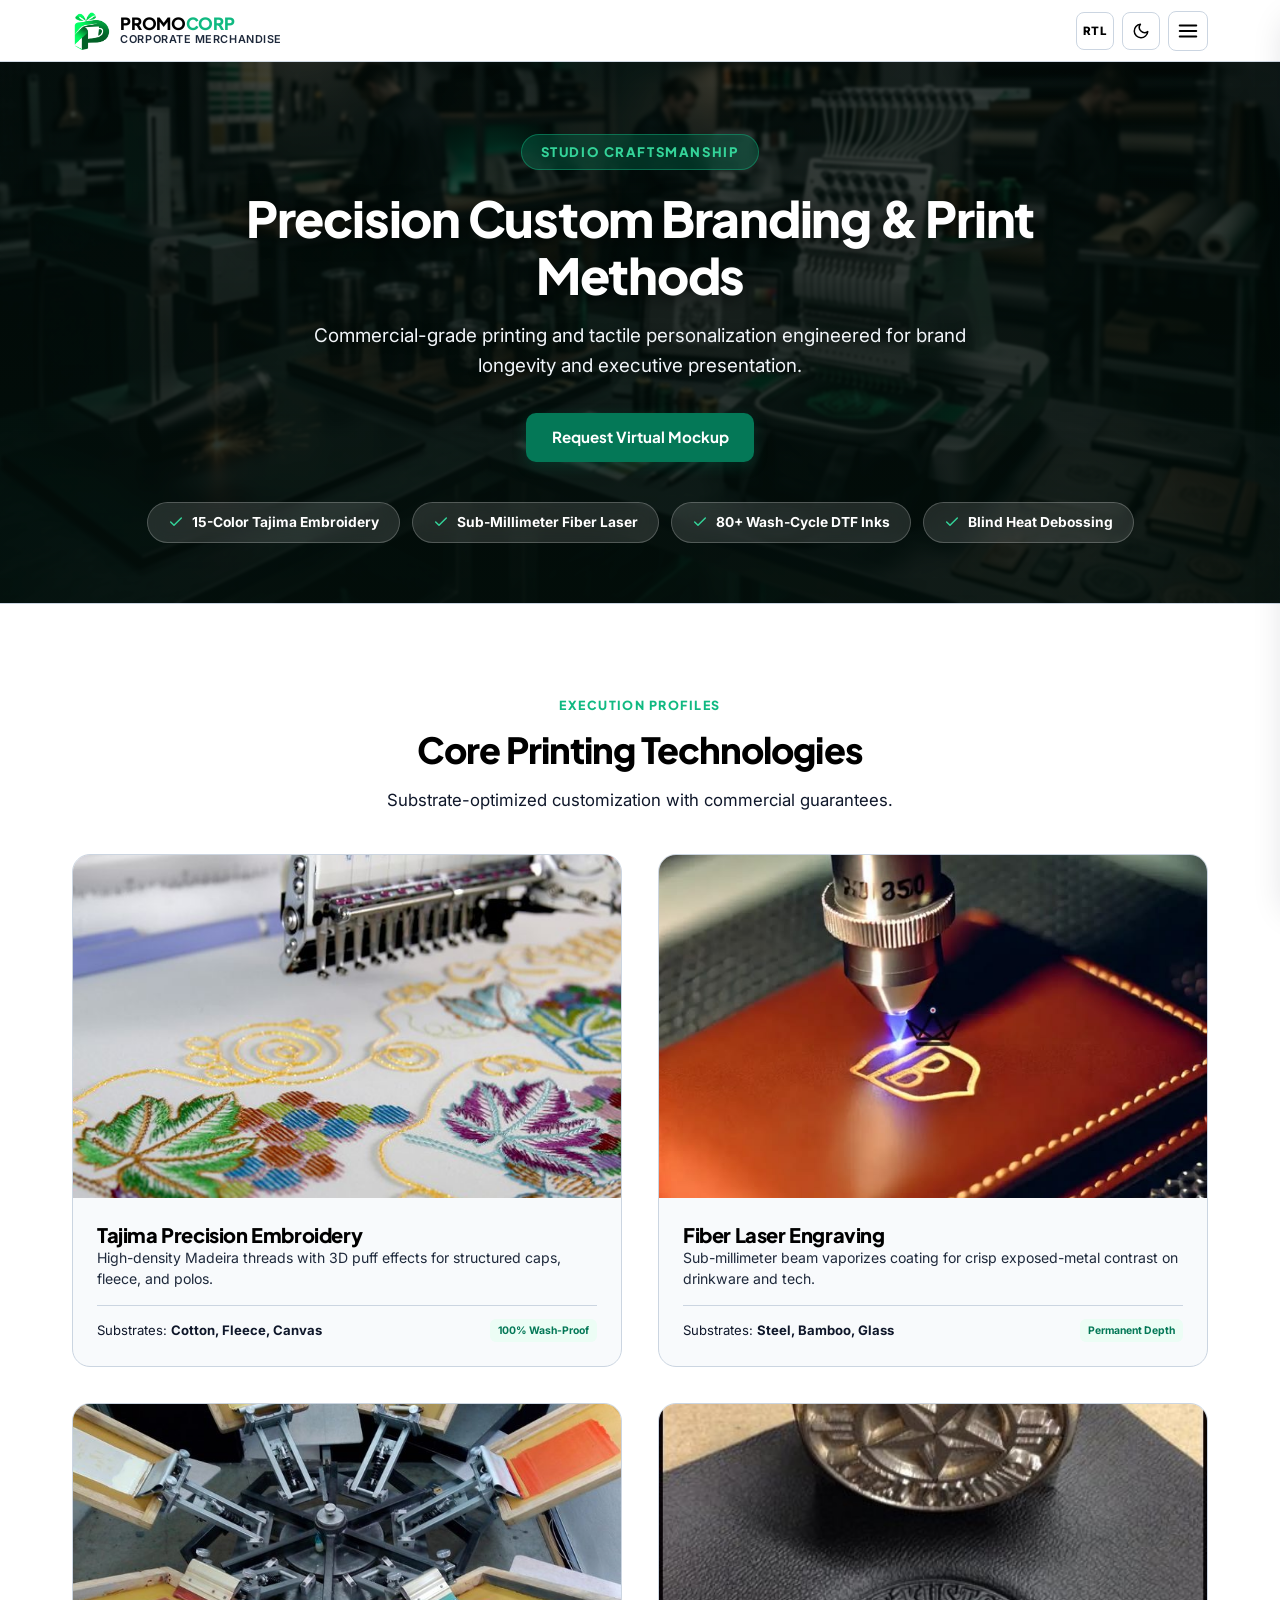
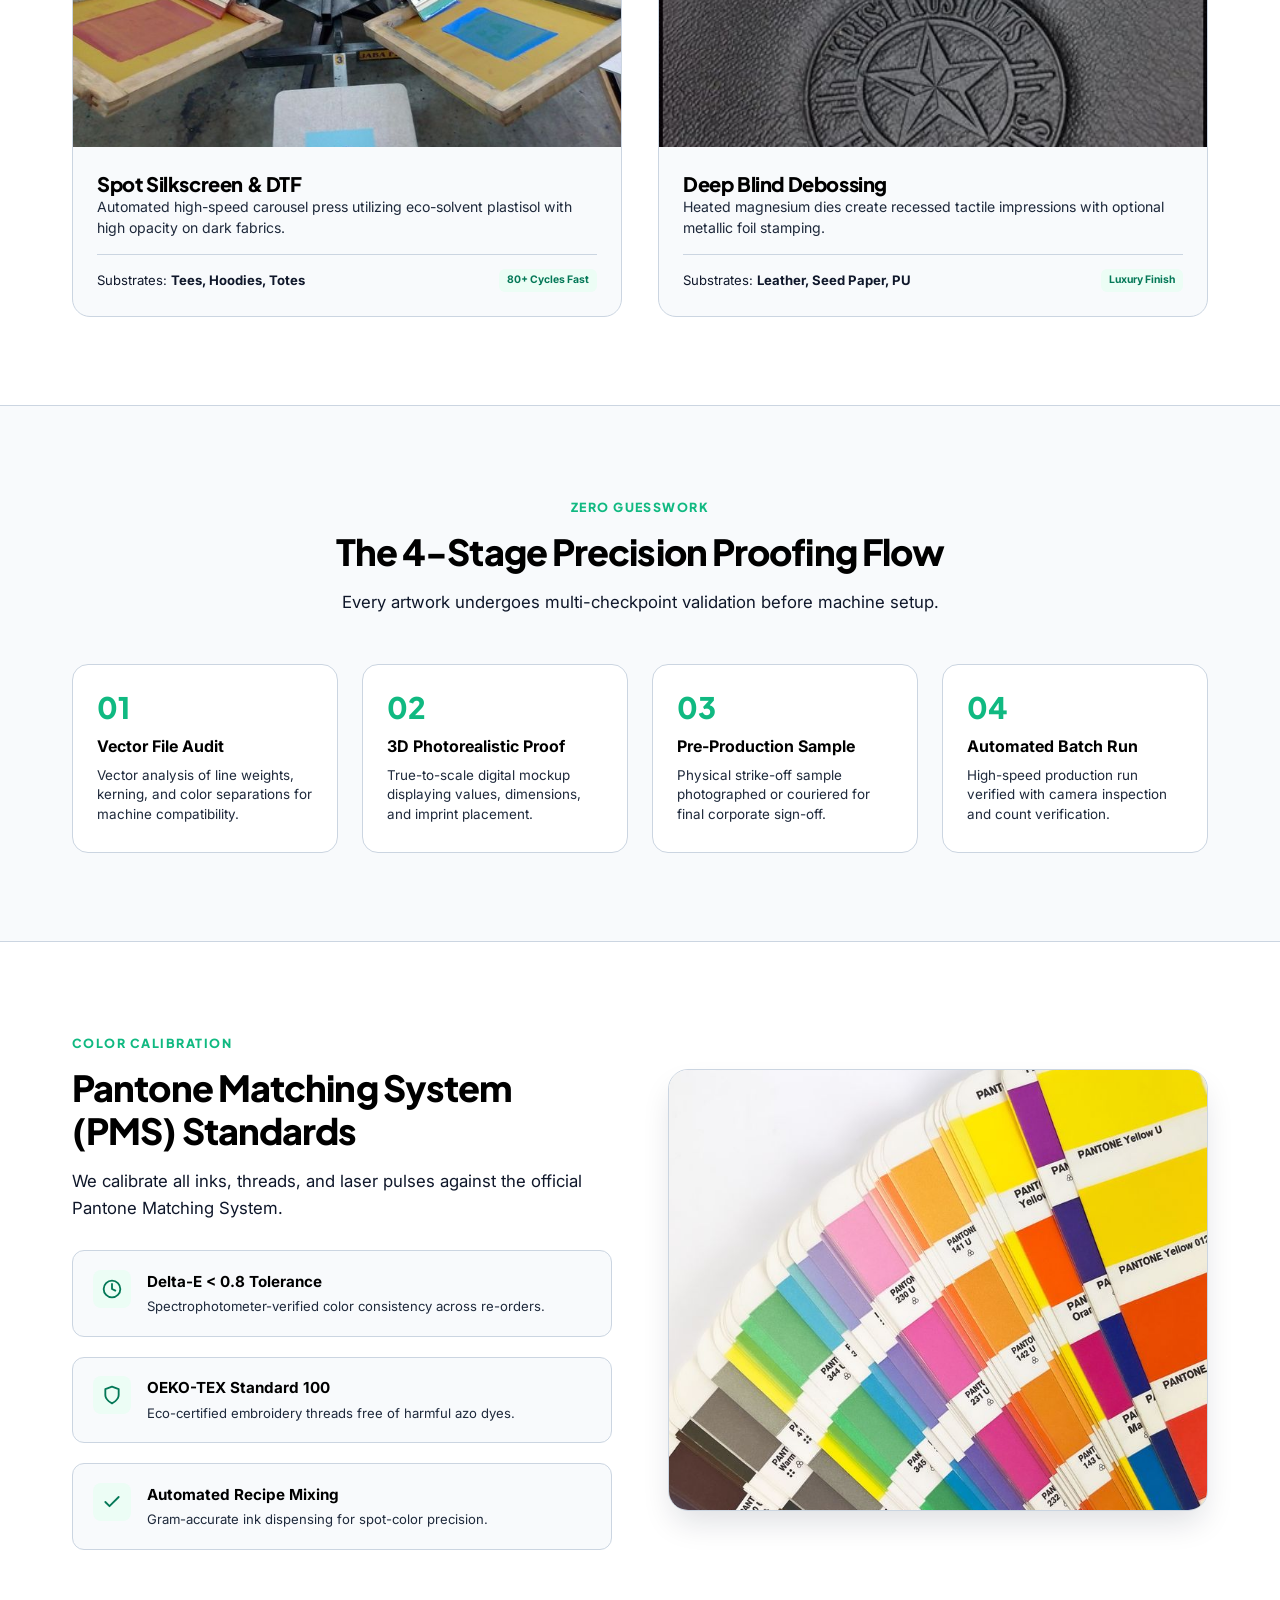
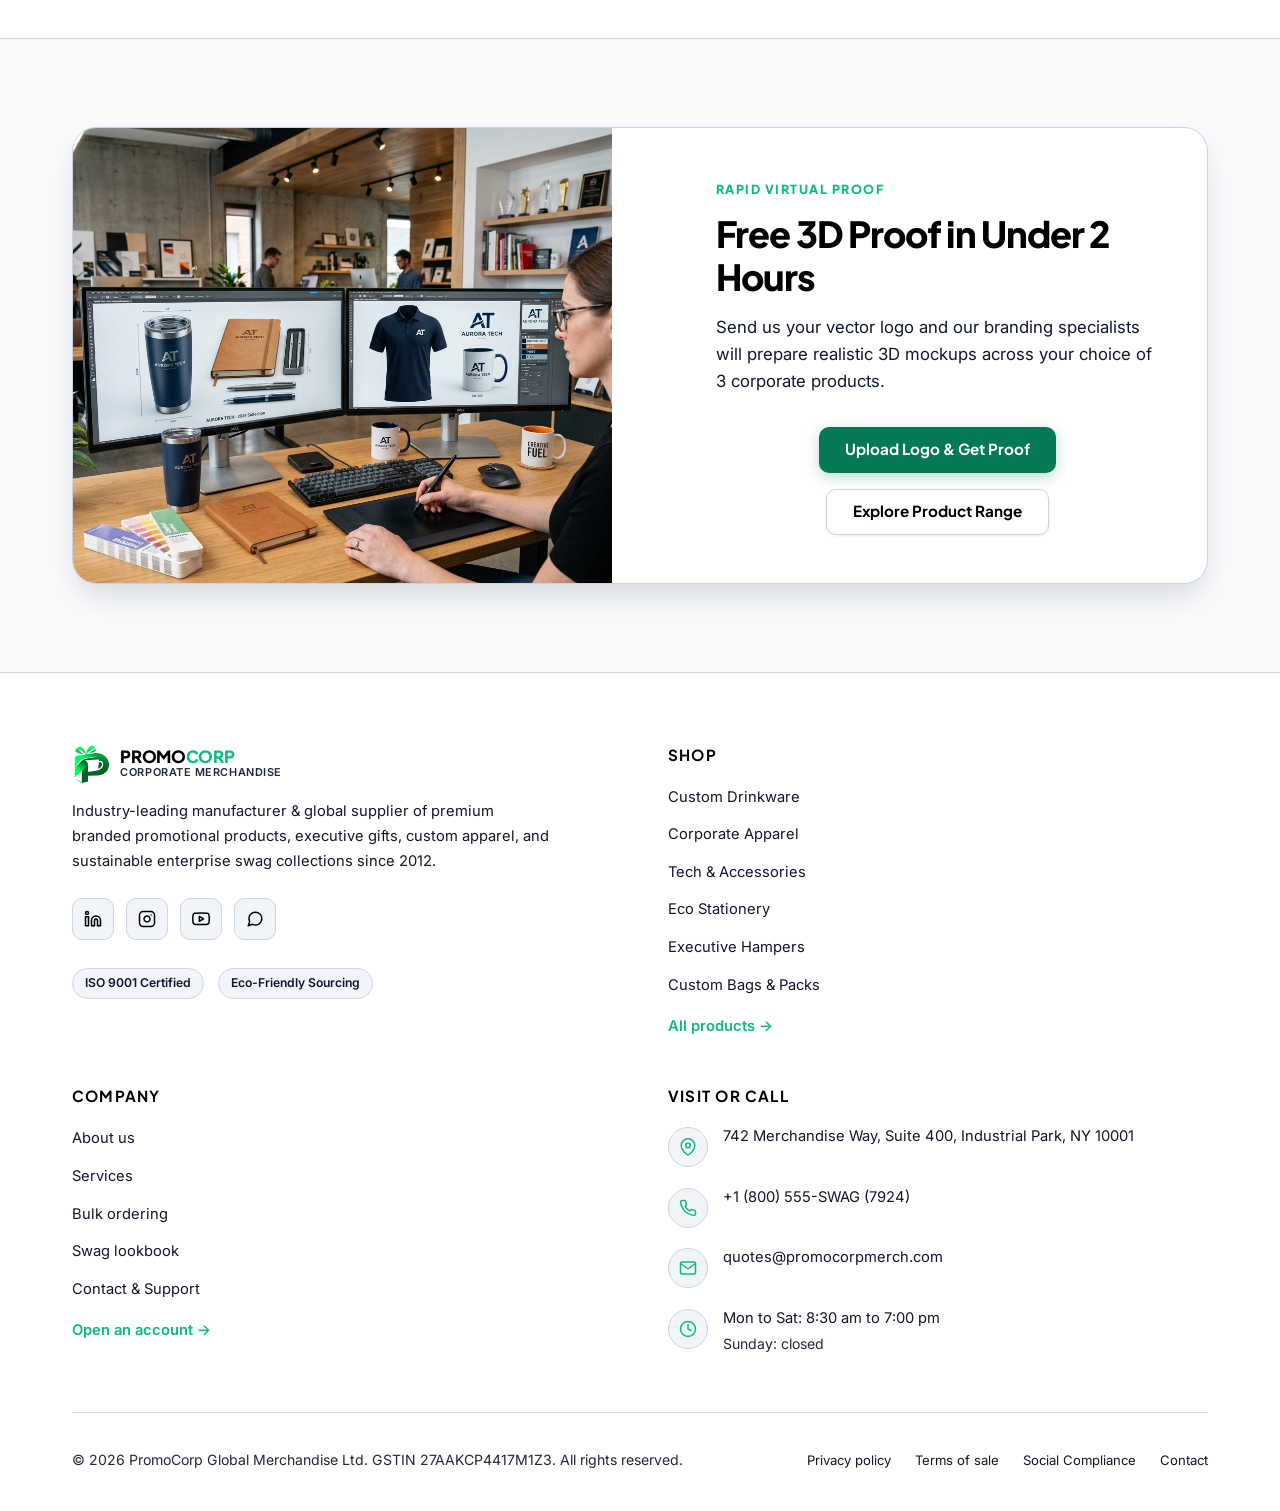
<file: custom-branding.html>
<!DOCTYPE html>
<html lang="en" dir="ltr">

<head>
  <meta charset="UTF-8">
  <meta name="viewport" content="width=device-width, initial-scale=1.0">
  <title>Custom Branding &amp; Printing Techniques | PromoCorp</title>
  <meta name="description"
    content="Explore enterprise custom branding methods: multi-needle embroidery, fiber laser engraving, silkscreen printing, and deep blind debossing. Precision guaranteed.">
  <link rel="icon" type="image/png" href="assets/images/logo.png">
  <link rel="stylesheet" href="assets/css/style.css">
  <link rel="stylesheet" href="assets/css/responsive.css">
</head>

<body>

  <!-- ==========================================
       BRANDED PAGE LOADER
       ========================================== -->
  <div id="page-loader" aria-hidden="true">
    <div class="loader-brand">
      <div class="loader-ring"></div>
      <img src="assets/images/logo.png" alt="PromoCorp Logo" width="58" height="58">
    </div>
    <div class="loader-text">Branding Studio</div>
  </div>

  <!-- ==========================================
       FIXED COMPACT HEADER
       ========================================== -->
  <header id="site-header">
    <div class="container-custom header-container">

      <!-- Brand Identity -->
      <a href="index.html" class="brand-identity" aria-label="PromoCorp Homepage">
        <img src="assets/images/logo.png" alt="PromoCorp Logo" class="brand-logo-img" width="38" height="38">
        <div class="brand-info">
          <span class="brand-name">PROMO<span>CORP</span></span>
          <span class="brand-tagline">Corporate Merchandise</span>
        </div>
      </a>

      <!-- Desktop Navigation (Exactly 6 Nav Items on One Line) -->
      <nav class="desktop-nav" aria-label="Main Navigation">
        <ul style="display: flex; align-items: center; gap: 0.25rem; list-style: none; margin: 0; padding: 0;">

          <!-- 1. Home with Click-Only Dropdown -->
          <li class="nav-item has-dropdown">
            <button type="button" class="nav-link" id="home-dropdown-btn" aria-expanded="false" aria-haspopup="true">
              <span>Home</span>
              <svg class="dropdown-arrow" viewBox="0 0 24 24" fill="none" stroke-width="2.2" stroke-linecap="round"
                stroke-linejoin="round">
                <polyline points="6 9 12 15 18 9"></polyline>
              </svg>
            </button>
            <ul class="dropdown-menu" role="menu">
              <li role="none">
                <a href="index.html" class="dropdown-link" role="menuitem">
                  <span>Home 1 - Corporate</span>
                  <span class="dropdown-badge">Default</span>
                </a>
              </li>
              <li role="none">
                <a href="home-2.html" class="dropdown-link" role="menuitem">
                  <span>Home 2 - Creative Swag</span>
                  <span class="dropdown-badge">Studio</span>
                </a>
              </li>
            </ul>
          </li>

          <!-- 2. Products -->
          <li class="nav-item">
            <a href="products.html" class="nav-link">Products</a>
          </li>

          <!-- 3. Custom Branding (Active) -->
          <li class="nav-item">
            <a href="custom-branding.html" class="nav-link active">Custom Branding</a>
          </li>

          <!-- 4. About (Mandatory) -->
          <li class="nav-item">
            <a href="about.html" class="nav-link">About</a>
          </li>

          <!-- 5. Contact (Directly Visible) -->
          <li class="nav-item">
            <a href="contact.html" class="nav-link">Contact</a>
          </li>

        </ul>
      </nav>

      <!-- Action Controls: RTL, Dark Mode, Quote CTA Button, Mobile Hamburger -->
      <div class="header-actions">

        <!-- RTL Toggle -->
        <button type="button" class="btn-icon rtl-toggle-btn" aria-label="Switch text direction">
          <span class="dir-label" style="font-size: 0.72rem; font-weight: 800; letter-spacing: 0.05em;">RTL</span>
        </button>

        <!-- Dark Mode Toggle -->
        <button type="button" class="btn-icon theme-toggle-btn" aria-label="Toggle dark mode">
          <svg class="icon-moon" viewBox="0 0 24 24" fill="none" stroke="currentColor" stroke-width="2"
            stroke-linecap="round" stroke-linejoin="round">
            <path d="M21 12.79A9 9 0 1 1 11.21 3 7 7 0 0 0 21 12.79z"></path>
          </svg>
          <svg class="icon-sun" viewBox="0 0 24 24" fill="none" stroke="currentColor" stroke-width="2"
            stroke-linecap="round" stroke-linejoin="round" style="display: none;">
            <circle cx="12" cy="12" r="5"></circle>
            <line x1="12" y1="1" x2="12" y2="3"></line>
            <line x1="12" y1="21" x2="12" y2="23"></line>
            <line x1="4.22" y1="4.22" x2="5.64" y2="5.64"></line>
            <line x1="18.36" y1="18.36" x2="19.78" y2="19.78"></line>
            <line x1="1" y1="12" x2="3" y2="12"></line>
            <line x1="21" y1="12" x2="23" y2="12"></line>
            <line x1="4.22" y1="19.78" x2="5.64" y2="18.36"></line>
            <line x1="18.36" y1="5.64" x2="19.78" y2="4.22"></line>
          </svg>
        </button>

        <!-- Request a Quote CTA Button -->
        <a href="contact.html#quote" class="btn-header-cta" aria-label="Request a Corporate Quote">
          <svg viewBox="0 0 24 24" fill="none" stroke="currentColor" stroke-width="2.2" stroke-linecap="round"
            stroke-linejoin="round">
            <path d="M14 2H6a2 2 0 0 0-2 2v16a2 2 0 0 0 2 2h12a2 2 0 0 0 2-2V8z"></path>
            <polyline points="14 2 14 8 20 8"></polyline>
            <line x1="16" y1="13" x2="8" y2="13"></line>
            <line x1="16" y1="17" x2="8" y2="17"></line>
          </svg>
          <span>Request a Quote</span>
        </a>

        <!-- Mobile Menu Hamburger Button -->
        <button type="button" class="mobile-toggle-btn" id="mobile-menu-btn" aria-label="Open mobile menu"
          aria-expanded="false">
          <svg width="22" height="22" viewBox="0 0 24 24" fill="none" stroke="currentColor" stroke-width="2.2"
            stroke-linecap="round" stroke-linejoin="round">
            <line x1="3" y1="12" x2="21" y2="12"></line>
            <line x1="3" y1="6" x2="21" y2="6"></line>
            <line x1="3" y1="18" x2="21" y2="18"></line>
          </svg>
        </button>

      </div>

    </div>
  </header>

  <!-- ==========================================
       MOBILE DRAWER NAVIGATION
       ========================================== -->
  <div class="mobile-drawer-overlay" id="mobile-drawer-overlay"></div>
  <aside class="mobile-drawer" id="mobile-drawer" aria-label="Mobile Navigation">

    <!-- Mobile Drawer Header -->
    <div class="mobile-drawer-header">
      <div class="brand-identity">
        <img src="assets/images/logo.png" alt="PromoCorp Logo" class="brand-logo-img" width="34" height="34">
        <div class="brand-info">
          <span class="brand-name">PROMO<span>CORP</span></span>
          <span class="brand-tagline">Corporate Merchandise</span>
        </div>
      </div>
      <button type="button" class="mobile-drawer-close" id="mobile-drawer-close" aria-label="Close mobile menu">
        <svg width="20" height="20" viewBox="0 0 24 24" fill="none" stroke="currentColor" stroke-width="2.2"
          stroke-linecap="round" stroke-linejoin="round">
          <line x1="18" y1="6" x2="6" y2="18"></line>
          <line x1="6" y1="6" x2="18" y2="18"></line>
        </svg>
      </button>
    </div>

    <!-- Mobile Navigation Links -->
    <ul class="mobile-nav-list">

      <!-- Home with Accordion -->
      <li class="mobile-nav-item" id="mobile-home-accordion-item">
        <button type="button" class="mobile-nav-link mobile-accordion-btn" id="mobile-home-accordion-btn"
          aria-expanded="false">
          <span>Home</span>
          <svg class="dropdown-arrow" viewBox="0 0 24 24" fill="none" stroke-width="2.2" stroke-linecap="round"
            stroke-linejoin="round">
            <polyline points="6 9 12 15 18 9"></polyline>
          </svg>
        </button>
        <div class="mobile-accordion-content">
          <a href="index.html" class="mobile-sub-link">Home 1 - Corporate Edition</a>
          <a href="home-2.html" class="mobile-sub-link">Home 2 - Creative Swag Studio</a>
        </div>
      </li>

      <li><a href="products.html" class="mobile-nav-link">Products</a></li>
      <li><a href="custom-branding.html" class="mobile-nav-link active">Custom Branding</a></li>
      <li><a href="about.html" class="mobile-nav-link">About</a></li>
      <li><a href="contact.html" class="mobile-nav-link">Contact</a></li>

    </ul>

    <!-- Mobile Drawer Footer -->
    <div class="mobile-drawer-footer">
      <a href="contact.html#quote" class="btn-header-cta">
        <svg viewBox="0 0 24 24" fill="none" stroke="currentColor" stroke-width="2.2" stroke-linecap="round"
          stroke-linejoin="round">
          <path d="M14 2H6a2 2 0 0 0-2 2v16a2 2 0 0 0 2 2h12a2 2 0 0 0 2-2V8z"></path>
          <polyline points="14 2 14 8 20 8"></polyline>
          <line x1="16" y1="13" x2="8" y2="13"></line>
          <line x1="16" y1="17" x2="8" y2="17"></line>
        </svg>
        <span>Request a Quote</span>
      </a>
    </div>

  </aside>

  <!-- ==========================================
       MAIN CONTENT (INNER PAGE 02 - EXACTLY 5 MAIN CONTENT SECTIONS)
       ========================================== -->
  <main id="main-content">

    <!-- ----------------------------------------------------
         SECTION 1: BRANDING CAPABILITIES HERO STRIP
         ---------------------------------------------------- -->
    <section class="cb-hero-strip" id="branding-hero">
      <!-- Hero Background Image & Atmospheric Overlay -->
      <img src="assets/images/services/branding-hero-bg.jpg" alt="Precision Custom Merchandise Branding Studio"
        class="cb-hero-bg-img" loading="eager">
      <div class="cb-hero-overlay"></div>

      <div class="container-custom cb-hero-container">
        <div class="cb-hero-content-center">
          <span class="section-eyebrow cb-hero-eyebrow">Studio Craftsmanship</span>
          <h1 class="section-title cb-hero-title">Precision Custom Branding &amp; Print Methods</h1>
          <p class="section-subtitle cb-hero-subtitle">
            Commercial-grade printing and tactile personalization engineered for brand longevity and executive
            presentation.
          </p>
          <div class="cb-hero-actions">
            <a href="contact.html#quote" class="btn-primary">Request Virtual Mockup</a>
          </div>
        </div>

        <!-- Centered Branding Specs Pills -->
        <div class="cb-specs-pills">
          <div class="cb-spec-pill">
            <svg viewBox="0 0 24 24" fill="none" stroke="currentColor" stroke-width="2.2" stroke-linecap="round"
              stroke-linejoin="round">
              <polyline points="20 6 9 17 4 12"></polyline>
            </svg>
            <span>15-Color Tajima Embroidery</span>
          </div>
          <div class="cb-spec-pill">
            <svg viewBox="0 0 24 24" fill="none" stroke="currentColor" stroke-width="2.2" stroke-linecap="round"
              stroke-linejoin="round">
              <polyline points="20 6 9 17 4 12"></polyline>
            </svg>
            <span>Sub-Millimeter Fiber Laser</span>
          </div>
          <div class="cb-spec-pill">
            <svg viewBox="0 0 24 24" fill="none" stroke="currentColor" stroke-width="2.2" stroke-linecap="round"
              stroke-linejoin="round">
              <polyline points="20 6 9 17 4 12"></polyline>
            </svg>
            <span>80+ Wash-Cycle DTF Inks</span>
          </div>
          <div class="cb-spec-pill">
            <svg viewBox="0 0 24 24" fill="none" stroke="currentColor" stroke-width="2.2" stroke-linecap="round"
              stroke-linejoin="round">
              <polyline points="20 6 9 17 4 12"></polyline>
            </svg>
            <span>Blind Heat Debossing</span>
          </div>
        </div>
      </div>
    </section>

    <!-- ----------------------------------------------------
         SECTION 2: 4-METHOD DEEP-DIVE MATRIX (EVEN CARDS)
         ---------------------------------------------------- -->
    <section class="cb-methods-section" id="techniques-deep-dive">
      <div class="container-custom">

        <div style="text-align: center; max-width: 650px; margin: 0 auto;">
          <span class="section-eyebrow">Execution Profiles</span>
          <h2 class="section-title">Core Printing Technologies</h2>
          <p class="section-subtitle" style="margin: 0 auto;">Substrate-optimized customization with commercial
            guarantees.</p>
        </div>

        <div class="cb-methods-grid">

          <!-- Method 1: Embroidery -->
          <article class="cb-method-card" id="embroidery">
            <div class="cb-method-img-box">
              <img src="assets/images/services/p25.jpg" alt="Tajima Multi-Needle Embroidery" width="600" height="375"
                loading="lazy">
            </div>
            <div class="cb-method-card-body">
              <div>
                <h3 class="cb-method-title">Tajima Precision Embroidery</h3>
                <p class="cb-method-desc">High-density Madeira threads with 3D puff effects for structured caps, fleece,
                  and polos.</p>
              </div>
              <div class="cb-method-specs-row">
                <span>Substrates: <strong>Cotton, Fleece, Canvas</strong></span>
                <span class="dropdown-badge">100% Wash-Proof</span>
              </div>
            </div>
          </article>

          <!-- Method 2: Laser Engraving -->
          <article class="cb-method-card" id="laser">
            <div class="cb-method-img-box">
              <img src="assets/images/services/p26.jpg" alt="Rotary Fiber Laser Engraving" width="600" height="375"
                loading="lazy">
            </div>
            <div class="cb-method-card-body">
              <div>
                <h3 class="cb-method-title">Fiber Laser Engraving</h3>
                <p class="cb-method-desc">Sub-millimeter beam vaporizes coating for crisp exposed-metal contrast on
                  drinkware and tech.</p>
              </div>
              <div class="cb-method-specs-row">
                <span>Substrates: <strong>Steel, Bamboo, Glass</strong></span>
                <span class="dropdown-badge">Permanent Depth</span>
              </div>
            </div>
          </article>

          <!-- Method 3: Screen Printing & DTF -->
          <article class="cb-method-card" id="silkscreen">
            <div class="cb-method-img-box">
              <img src="assets/images/services/p27.jpg" alt="Silk Screen Printing Carousel Press" width="600"
                height="375" loading="lazy">
            </div>
            <div class="cb-method-card-body">
              <div>
                <h3 class="cb-method-title">Spot Silkscreen &amp; DTF</h3>
                <p class="cb-method-desc">Automated high-speed carousel press utilizing eco-solvent plastisol with high
                  opacity on dark fabrics.</p>
              </div>
              <div class="cb-method-specs-row">
                <span>Substrates: <strong>Tees, Hoodies, Totes</strong></span>
                <span class="dropdown-badge">80+ Cycles Fast</span>
              </div>
            </div>
          </article>

          <!-- Method 4: Debossing & Foil -->
          <article class="cb-method-card" id="debossing">
            <div class="cb-method-img-box">
              <img src="assets/images/services/p28.jpg" alt="Leather Blind Debossing and Stamping" width="600"
                height="375" loading="lazy">
            </div>
            <div class="cb-method-card-body">
              <div>
                <h3 class="cb-method-title">Deep Blind Debossing</h3>
                <p class="cb-method-desc">Heated magnesium dies create recessed tactile impressions with optional
                  metallic foil stamping.</p>
              </div>
              <div class="cb-method-specs-row">
                <span>Substrates: <strong>Leather, Seed Paper, PU</strong></span>
                <span class="dropdown-badge">Luxury Finish</span>
              </div>
            </div>
          </article>

        </div>
      </div>
    </section>

    <!-- ----------------------------------------------------
         SECTION 3: 4-STAGE PROOFING FLOW (TIMELINE)
         ---------------------------------------------------- -->
    <section class="cb-process-section" id="proofing-flow">
      <div class="container-custom">
        <div style="text-align: center; max-width: 680px; margin: 0 auto;">
          <span class="section-eyebrow">Zero Guesswork</span>
          <h2 class="section-title">The 4-Stage Precision Proofing Flow</h2>
          <p class="section-subtitle" style="margin: 0 auto;">Every artwork undergoes multi-checkpoint validation before
            machine setup.</p>
        </div>

        <div class="cb-flow-grid">

          <div class="cb-flow-step">
            <div class="cb-flow-step-num">01</div>
            <div class="cb-flow-step-title">Vector File Audit</div>
            <p class="cb-flow-step-desc">Vector analysis of line weights, kerning, and color separations for machine
              compatibility.</p>
          </div>

          <div class="cb-flow-step">
            <div class="cb-flow-step-num">02</div>
            <div class="cb-flow-step-title">3D Photorealistic Proof</div>
            <p class="cb-flow-step-desc">True-to-scale digital mockup displaying values, dimensions, and imprint
              placement.</p>
          </div>

          <div class="cb-flow-step">
            <div class="cb-flow-step-num">03</div>
            <div class="cb-flow-step-title">Pre-Production Sample</div>
            <p class="cb-flow-step-desc">Physical strike-off sample photographed or couriered for final corporate
              sign-off.</p>
          </div>

          <div class="cb-flow-step">
            <div class="cb-flow-step-num">04</div>
            <div class="cb-flow-step-title">Automated Batch Run</div>
            <p class="cb-flow-step-desc">High-speed production run verified with camera inspection and count
              verification.</p>
          </div>

        </div>
      </div>
    </section>

    <!-- ----------------------------------------------------
         SECTION 4: PANTONE EXACT MATCH LAB
         ---------------------------------------------------- -->
    <section class="cb-color-lab-section" id="pantone-matching">
      <div class="container-custom">
        <div class="cb-lab-grid">

          <div>
            <span class="section-eyebrow">Color Calibration</span>
            <h2 class="section-title">Pantone Matching System (PMS) Standards</h2>
            <p class="section-subtitle">
              We calibrate all inks, threads, and laser pulses against the official Pantone Matching System.
            </p>

            <div class="cb-lab-metrics-list">

              <div class="cb-lab-metric-card">
                <div class="cb-lab-metric-icon">
                  <svg width="20" height="20" viewBox="0 0 24 24" fill="none" stroke="currentColor" stroke-width="2.2"
                    stroke-linecap="round" stroke-linejoin="round">
                    <circle cx="12" cy="12" r="10"></circle>
                    <polyline points="12 6 12 12 16 14"></polyline>
                  </svg>
                </div>
                <div>
                  <div style="font-weight: 700; color: var(--text-main); font-size: 0.95rem;">Delta-E &lt; 0.8 Tolerance
                  </div>
                  <div style="font-size: 0.82rem; color: var(--text-dim); margin-top: 0.15rem;">
                    Spectrophotometer-verified color consistency across re-orders.</div>
                </div>
              </div>

              <div class="cb-lab-metric-card">
                <div class="cb-lab-metric-icon">
                  <svg width="20" height="20" viewBox="0 0 24 24" fill="none" stroke="currentColor" stroke-width="2.2"
                    stroke-linecap="round" stroke-linejoin="round">
                    <path d="M12 22s8-4 8-10V5l-8-3-8 3v7c0 6 8 10 8 10z"></path>
                  </svg>
                </div>
                <div>
                  <div style="font-weight: 700; color: var(--text-main); font-size: 0.95rem;">OEKO-TEX Standard 100
                  </div>
                  <div style="font-size: 0.82rem; color: var(--text-dim); margin-top: 0.15rem;">Eco-certified embroidery
                    threads free of harmful azo dyes.</div>
                </div>
              </div>

              <div class="cb-lab-metric-card">
                <div class="cb-lab-metric-icon">
                  <svg width="20" height="20" viewBox="0 0 24 24" fill="none" stroke="currentColor" stroke-width="2.2"
                    stroke-linecap="round" stroke-linejoin="round">
                    <polyline points="20 6 9 17 4 12"></polyline>
                  </svg>
                </div>
                <div>
                  <div style="font-weight: 700; color: var(--text-main); font-size: 0.95rem;">Automated Recipe Mixing
                  </div>
                  <div style="font-size: 0.82rem; color: var(--text-dim); margin-top: 0.15rem;">Gram-accurate ink
                    dispensing for spot-color precision.</div>
                </div>
              </div>

            </div>
          </div>

          <!-- Color Lab Visual -->
          <div class="cb-lab-visual">
            <img src="assets/images/services/p40.jpg" alt="Pantone Color Matching Tools and Swatches" width="600"
              height="440" loading="lazy">
          </div>

        </div>
      </div>
    </section>

    <!-- ----------------------------------------------------
         SECTION 5: FINAL VIRTUAL 3D PROOF CTA
         ---------------------------------------------------- -->
    <section class="cb-cta-section" id="branding-cta">
      <div class="container-custom">
        <div class="cb-proof-card">

          <div class="cb-proof-visual">
            <img src="assets/images/services/p29.jpg" alt="Digital 3D Virtual Proofing Studio" width="600" height="420"
              loading="lazy">
          </div>

          <div class="cb-proof-content">
            <span class="section-eyebrow">Rapid Virtual Proof</span>
            <h2 class="section-title">Free 3D Proof in Under 2 Hours</h2>
            <p class="section-subtitle" style="margin-bottom: 2rem;">
              Send us your vector logo and our branding specialists will prepare realistic 3D mockups across your choice
              of 3 corporate products.
            </p>
            <div class="btn-group-pair">
              <a href="contact.html#quote" class="btn-primary">Upload Logo &amp; Get Proof</a>
              <a href="products.html" class="btn-secondary">Explore Product Range</a>
            </div>
          </div>

        </div>
      </div>
    </section>

  </main>

  <!-- ==========================================
       SHARED FOOTER
       ========================================== -->
  <footer id="site-footer">
    <div class="container-custom">
      <div class="footer-grid">

        <!-- Block 1: Brand & Socials (Top-Left) -->
        <div class="footer-brand-col">
          <a href="index.html" class="brand-identity">
            <img src="assets/images/logo.png" alt="PromoCorp Logo" class="brand-logo-img" width="38" height="38">
            <div class="brand-info">
              <span class="brand-name">PROMO<span>CORP</span></span>
              <span class="brand-tagline">Corporate Merchandise</span>
            </div>
          </a>
          <p class="footer-desc">
            Industry-leading manufacturer &amp; global supplier of premium branded promotional products, executive
            gifts, custom apparel, and sustainable enterprise swag collections since 2012.
          </p>

          <!-- Social Media Icons (Reference Model) -->
          <div class="footer-social-row">
            <a href="https://linkedin.com" class="footer-social-btn" aria-label="LinkedIn" target="_blank"
              rel="noopener">
              <svg viewBox="0 0 24 24" fill="none" stroke="currentColor" stroke-width="2" stroke-linecap="round"
                stroke-linejoin="round">
                <path d="M16 8a6 6 0 0 1 6 6v7h-4v-7a2 2 0 0 0-2-2 2 2 0 0 0-2 2v7h-4v-7a6 6 0 0 1 6-6z"></path>
                <rect x="2" y="9" width="4" height="12"></rect>
                <circle cx="4" cy="4" r="2"></circle>
              </svg>
            </a>
            <a href="https://instagram.com" class="footer-social-btn" aria-label="Instagram" target="_blank"
              rel="noopener">
              <svg viewBox="0 0 24 24" fill="none" stroke="currentColor" stroke-width="2" stroke-linecap="round"
                stroke-linejoin="round">
                <rect x="2" y="2" width="20" height="20" rx="5" ry="5"></rect>
                <path d="M16 11.37A4 4 0 1 1 12.63 8 4 4 0 0 1 16 11.37z"></path>
                <line x1="17.5" y1="6.5" x2="17.51" y2="6.5"></line>
              </svg>
            </a>
            <a href="https://youtube.com" class="footer-social-btn" aria-label="YouTube" target="_blank" rel="noopener">
              <svg viewBox="0 0 24 24" fill="none" stroke="currentColor" stroke-width="2" stroke-linecap="round"
                stroke-linejoin="round">
                <path
                  d="M22.54 6.42a2.78 2.78 0 0 0-1.94-2C18.88 4 12 4 12 4s-6.88 0-8.6.46a2.78 2.78 0 0 0-1.94 2A29 29 0 0 0 1 11.75a29 29 0 0 0 .46 5.33A2.78 2.78 0 0 0 3.4 19c1.72.46 8.6.46 8.6.46s6.88 0 8.6-.46a2.78 2.78 0 0 0 1.94-2 29 29 0 0 0 .46-5.25 29 29 0 0 0-.46-5.33z">
                </path>
                <polygon points="9.75 15.02 15.5 11.75 9.75 8.48 9.75 15.02"></polygon>
              </svg>
            </a>
            <a href="https://wa.me/18005557924" class="footer-social-btn" aria-label="WhatsApp" target="_blank"
              rel="noopener">
              <svg viewBox="0 0 24 24" fill="none" stroke="currentColor" stroke-width="2" stroke-linecap="round"
                stroke-linejoin="round">
                <path
                  d="M21 11.5a8.38 8.38 0 0 1-.9 3.8 8.5 8.5 0 0 1-7.6 4.7 8.38 8.38 0 0 1-3.8-.9L3 21l1.9-5.7a8.38 8.38 0 0 1-.9-3.8 8.5 8.5 0 0 1 4.7-7.6 8.38 8.38 0 0 1 3.8-.9h.5a8.48 8.48 0 0 1 8 8v.5z">
                </path>
              </svg>
            </a>
          </div>

          <div class="footer-badges">
            <span class="footer-badge-pill">ISO 9001 Certified</span>
            <span class="footer-badge-pill">Eco-Friendly Sourcing</span>
          </div>
        </div>

        <!-- Block 2: SHOP (Top-Right) -->
        <div class="footer-col-shop">
          <h2 class="footer-heading">SHOP</h2>
          <ul class="footer-nav-list">
            <li><a href="products.html#drinkware" class="footer-link">Custom Drinkware</a></li>
            <li><a href="products.html#apparel" class="footer-link">Corporate Apparel</a></li>
            <li><a href="products.html#tech" class="footer-link">Tech &amp; Accessories</a></li>
            <li><a href="products.html#stationery" class="footer-link">Eco Stationery</a></li>
            <li><a href="products.html#executive" class="footer-link">Executive Hampers</a></li>
            <li><a href="products.html#bags" class="footer-link">Custom Bags &amp; Packs</a></li>
            <li><a href="products.html" class="footer-link footer-link-highlight">All products &rarr;</a></li>
          </ul>
        </div>

        <!-- Block 3: COMPANY (Bottom-Left) -->
        <div class="footer-col-company">
          <h2 class="footer-heading">COMPANY</h2>
          <ul class="footer-nav-list">
            <li><a href="about.html" class="footer-link">About us</a></li>
            <li><a href="custom-branding.html" class="footer-link">Services</a></li>
            <li><a href="contact.html#quote" class="footer-link">Bulk ordering</a></li>
            <li><a href="home-2.html" class="footer-link">Swag lookbook</a></li>
            <li><a href="contact.html" class="footer-link">Contact &amp; Support</a></li>
            <li><a href="contact.html#quote" class="footer-link footer-link-highlight">Open an account &rarr;</a></li>
          </ul>
        </div>

        <!-- Block 4: VISIT OR CALL (Bottom-Right) -->
        <div class="footer-col-contact">
          <h2 class="footer-heading">VISIT OR CALL</h2>
          <div class="footer-contact-items-wrap">

            <div class="footer-contact-item">
              <div class="footer-icon-badge" aria-hidden="true">
                <svg viewBox="0 0 24 24" fill="none" stroke="currentColor" stroke-width="2" stroke-linecap="round"
                  stroke-linejoin="round">
                  <path d="M21 10c0 7-9 13-9 13s-9-6-9-13a9 9 0 0 1 18 0z"></path>
                  <circle cx="12" cy="10" r="3"></circle>
                </svg>
              </div>
              <div class="footer-contact-text">
                <span>742 Merchandise Way, Suite 400, Industrial Park, NY 10001</span>
              </div>
            </div>

            <div class="footer-contact-item">
              <div class="footer-icon-badge" aria-hidden="true">
                <svg viewBox="0 0 24 24" fill="none" stroke="currentColor" stroke-width="2" stroke-linecap="round"
                  stroke-linejoin="round">
                  <path
                    d="M22 16.92v3a2 2 0 0 1-2.18 2 19.79 19.79 0 0 1-8.63-3.07 19.5 19.5 0 0 1-6-6 19.79 19.79 0 0 1-3.07-8.67A2 2 0 0 1 4.11 2h3a2 2 0 0 1 2 1.72 12.84 12.84 0 0 0 .7 2.81 2 2 0 0 1-.45 2.11L8.09 9.91a16 16 0 0 0 6 6l1.27-1.27a2 2 0 0 1 2.11-.45 12.84 12.84 0 0 0 2.81.7A2 2 0 0 1 22 16.92z">
                  </path>
                </svg>
              </div>
              <div class="footer-contact-text">
                <a href="tel:+18005557924" class="footer-contact-link">+1 (800) 555-SWAG (7924)</a>
              </div>
            </div>

            <div class="footer-contact-item">
              <div class="footer-icon-badge" aria-hidden="true">
                <svg viewBox="0 0 24 24" fill="none" stroke="currentColor" stroke-width="2" stroke-linecap="round"
                  stroke-linejoin="round">
                  <path d="M4 4h16c1.1 0 2 .9 2 2v12c0 1.1-.9 2-2 2H4c-1.1 0-2-.9-2-2V6c0-1.1.9-2 2-2z"></path>
                  <polyline points="22,6 12,13 2,6"></polyline>
                </svg>
              </div>
              <div class="footer-contact-text">
                <a href="mailto:quotes@promocorpmerch.com" class="footer-contact-link">quotes@promocorpmerch.com</a>
              </div>
            </div>

            <div class="footer-contact-item">
              <div class="footer-icon-badge" aria-hidden="true">
                <svg viewBox="0 0 24 24" fill="none" stroke="currentColor" stroke-width="2" stroke-linecap="round"
                  stroke-linejoin="round">
                  <circle cx="12" cy="12" r="10"></circle>
                  <polyline points="12 6 12 12 16 14"></polyline>
                </svg>
              </div>
              <div class="footer-contact-text">
                <div>Mon to Sat: 8:30 am to 7:00 pm</div>
                <div class="footer-hours-closed">Sunday: closed</div>
              </div>
            </div>

          </div>
        </div>

      </div>

      <!-- Bottom Bar -->
      <div class="footer-bottom">
        <p class="footer-copy">&copy; 2026 PromoCorp Global Merchandise Ltd. GSTIN 27AAKCP4417M1Z3. All rights reserved.
        </p>
        <div class="footer-bottom-links">
          <a href="contact.html#privacy" class="footer-link">Privacy policy</a>
          <a href="contact.html#terms" class="footer-link">Terms of sale</a>
          <a href="contact.html#compliance" class="footer-link">Social Compliance</a>
          <a href="contact.html" class="footer-link">Contact</a>
        </div>
      </div>

    </div>
  </footer>

  <!-- ==========================================
       SCROLL TO TOP BUTTON
       ========================================== -->
  <button type="button" id="scroll-top-btn" aria-label="Scroll to top of page">
    <svg viewBox="0 0 24 24" fill="none" stroke="currentColor" stroke-width="2.5" stroke-linecap="round"
      stroke-linejoin="round">
      <polyline points="18 15 12 9 6 15"></polyline>
    </svg>
  </button>

  <!-- Centralized External Script (Zero Inline Script) -->
  <script src="assets/js/main.js"></script>
</body>

</html>
</file>
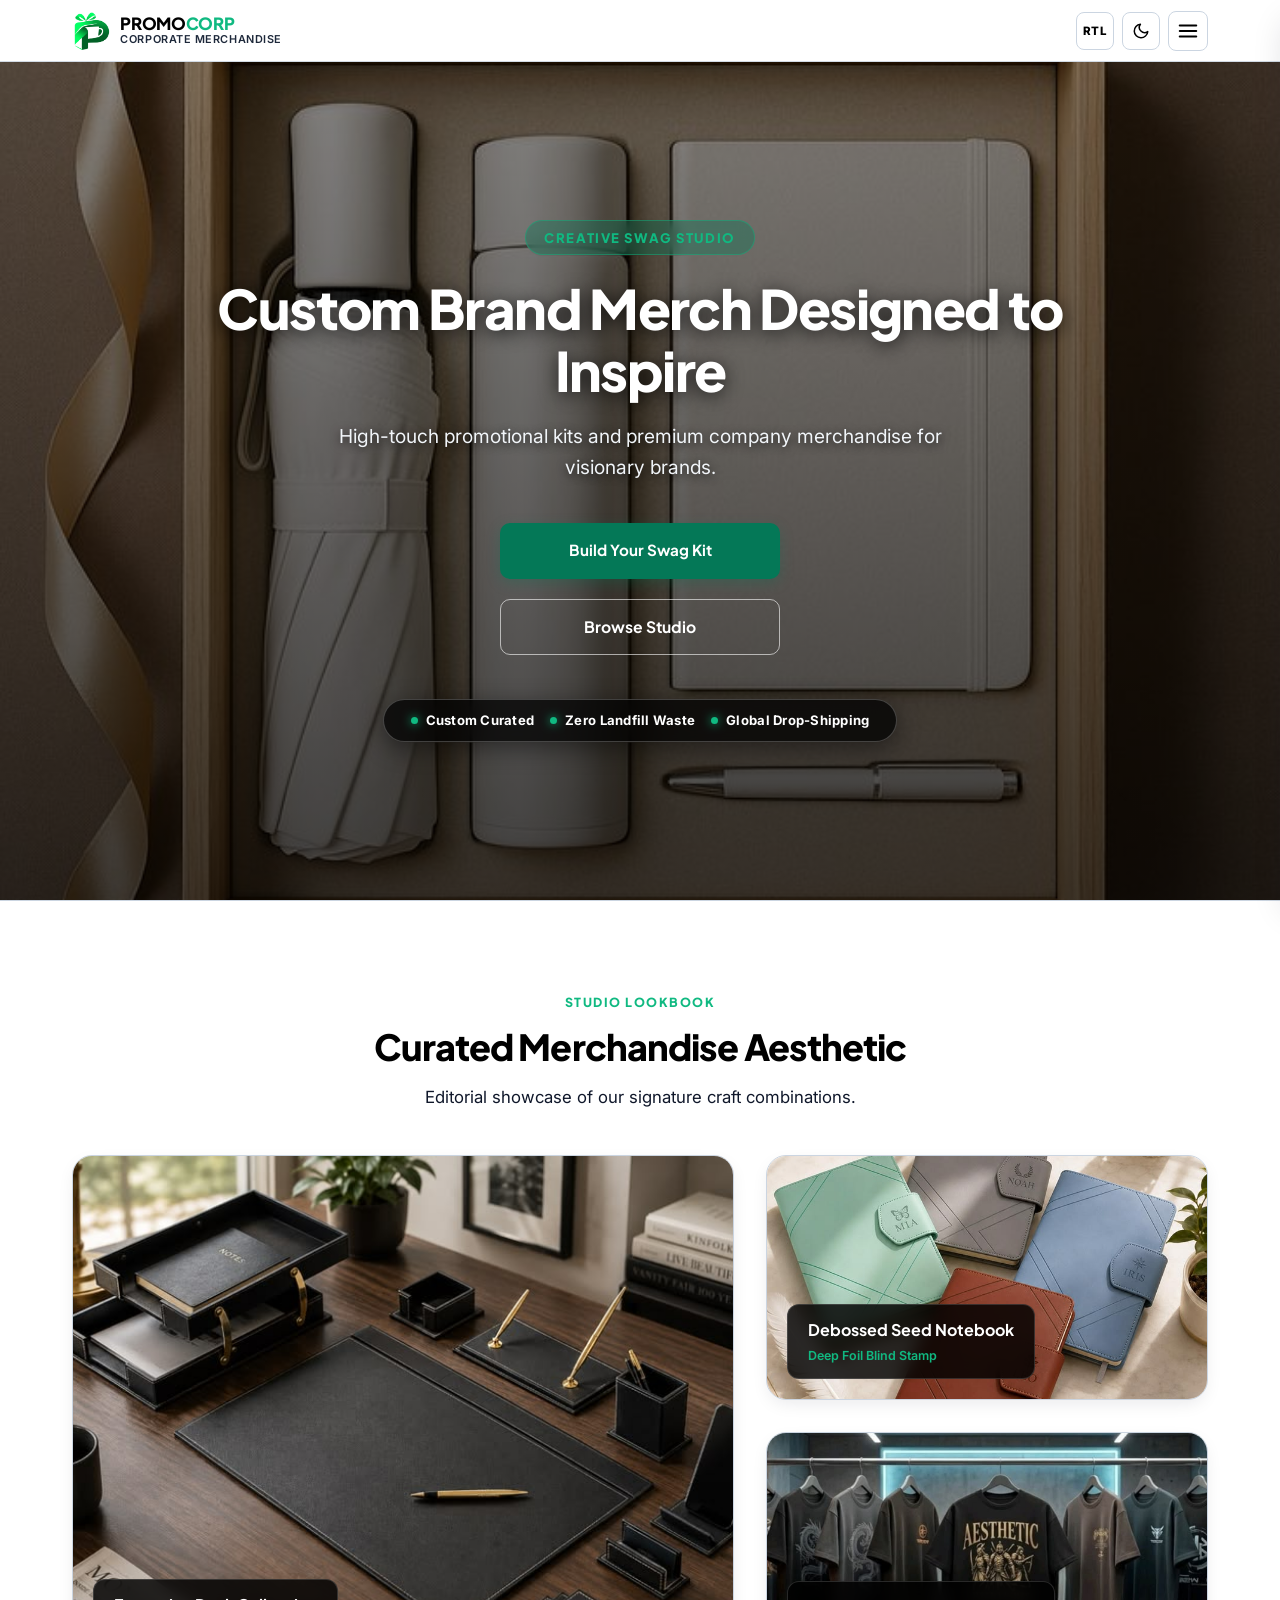
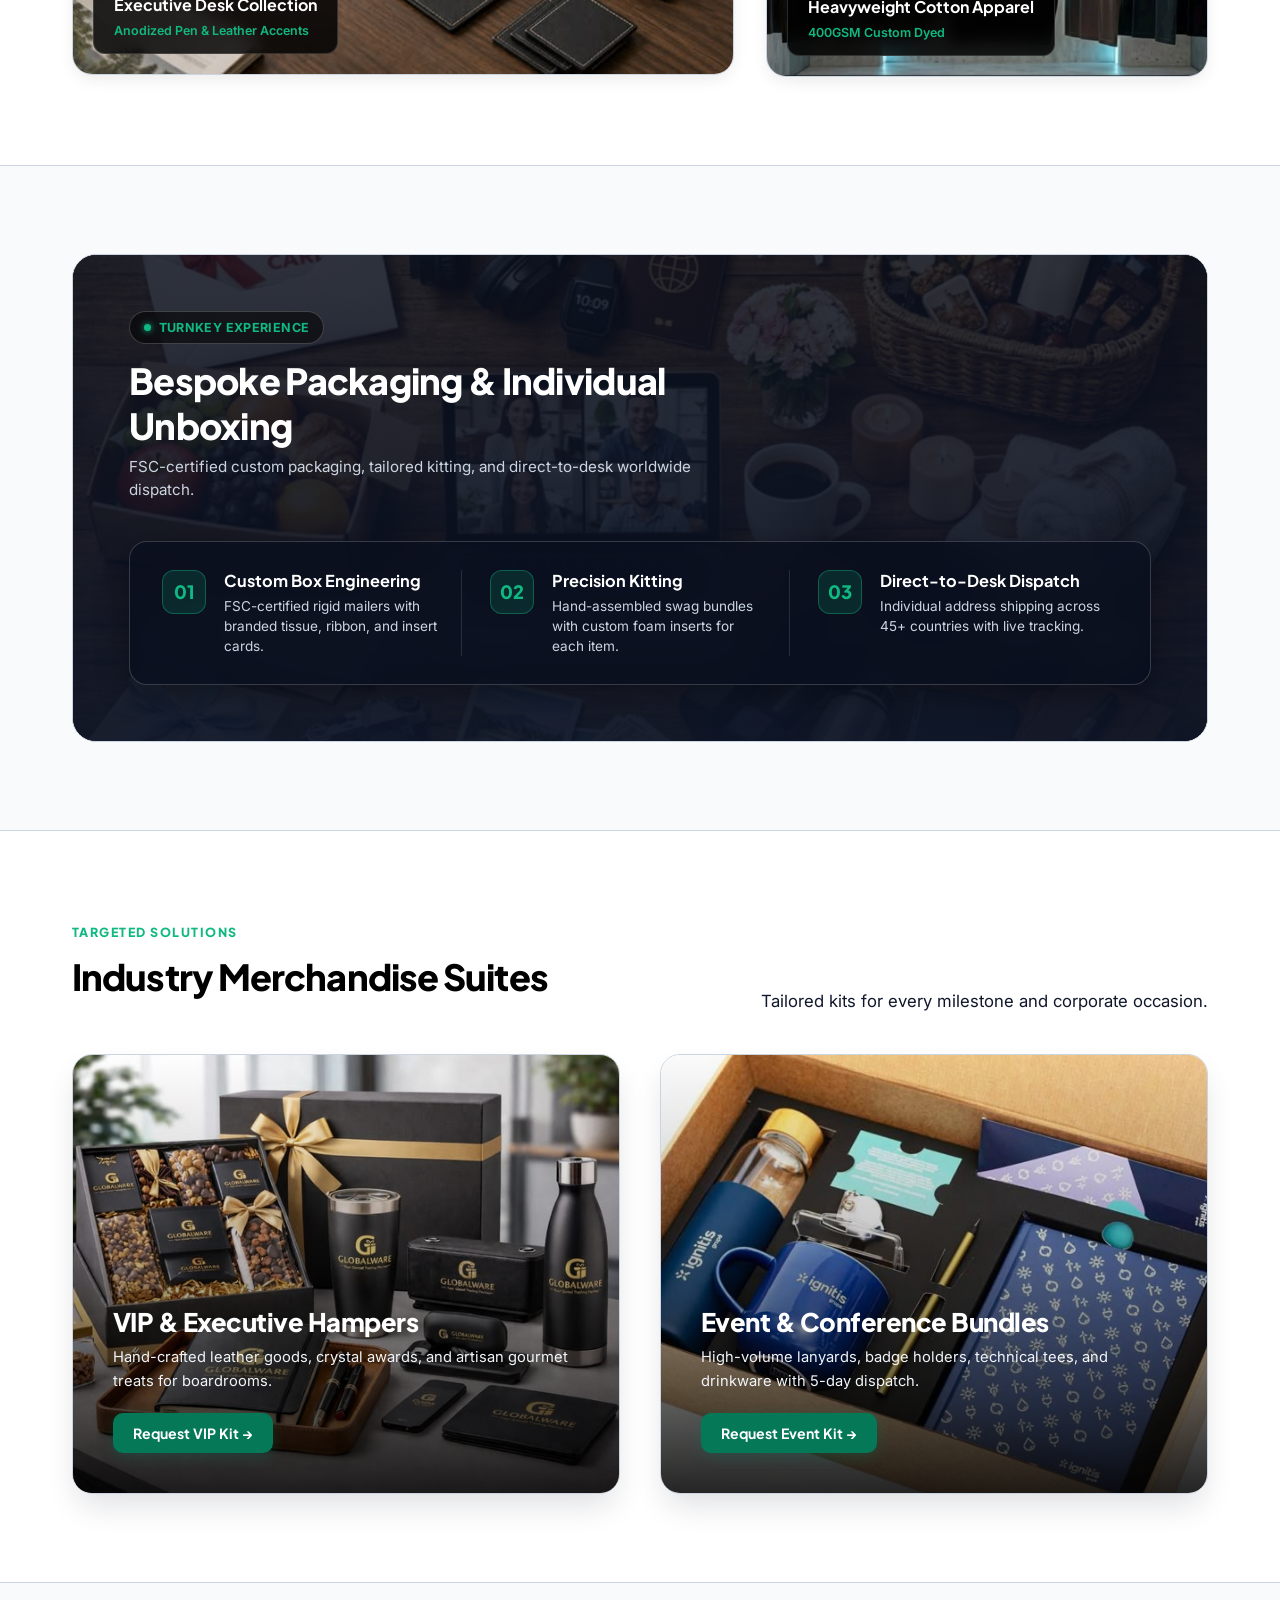
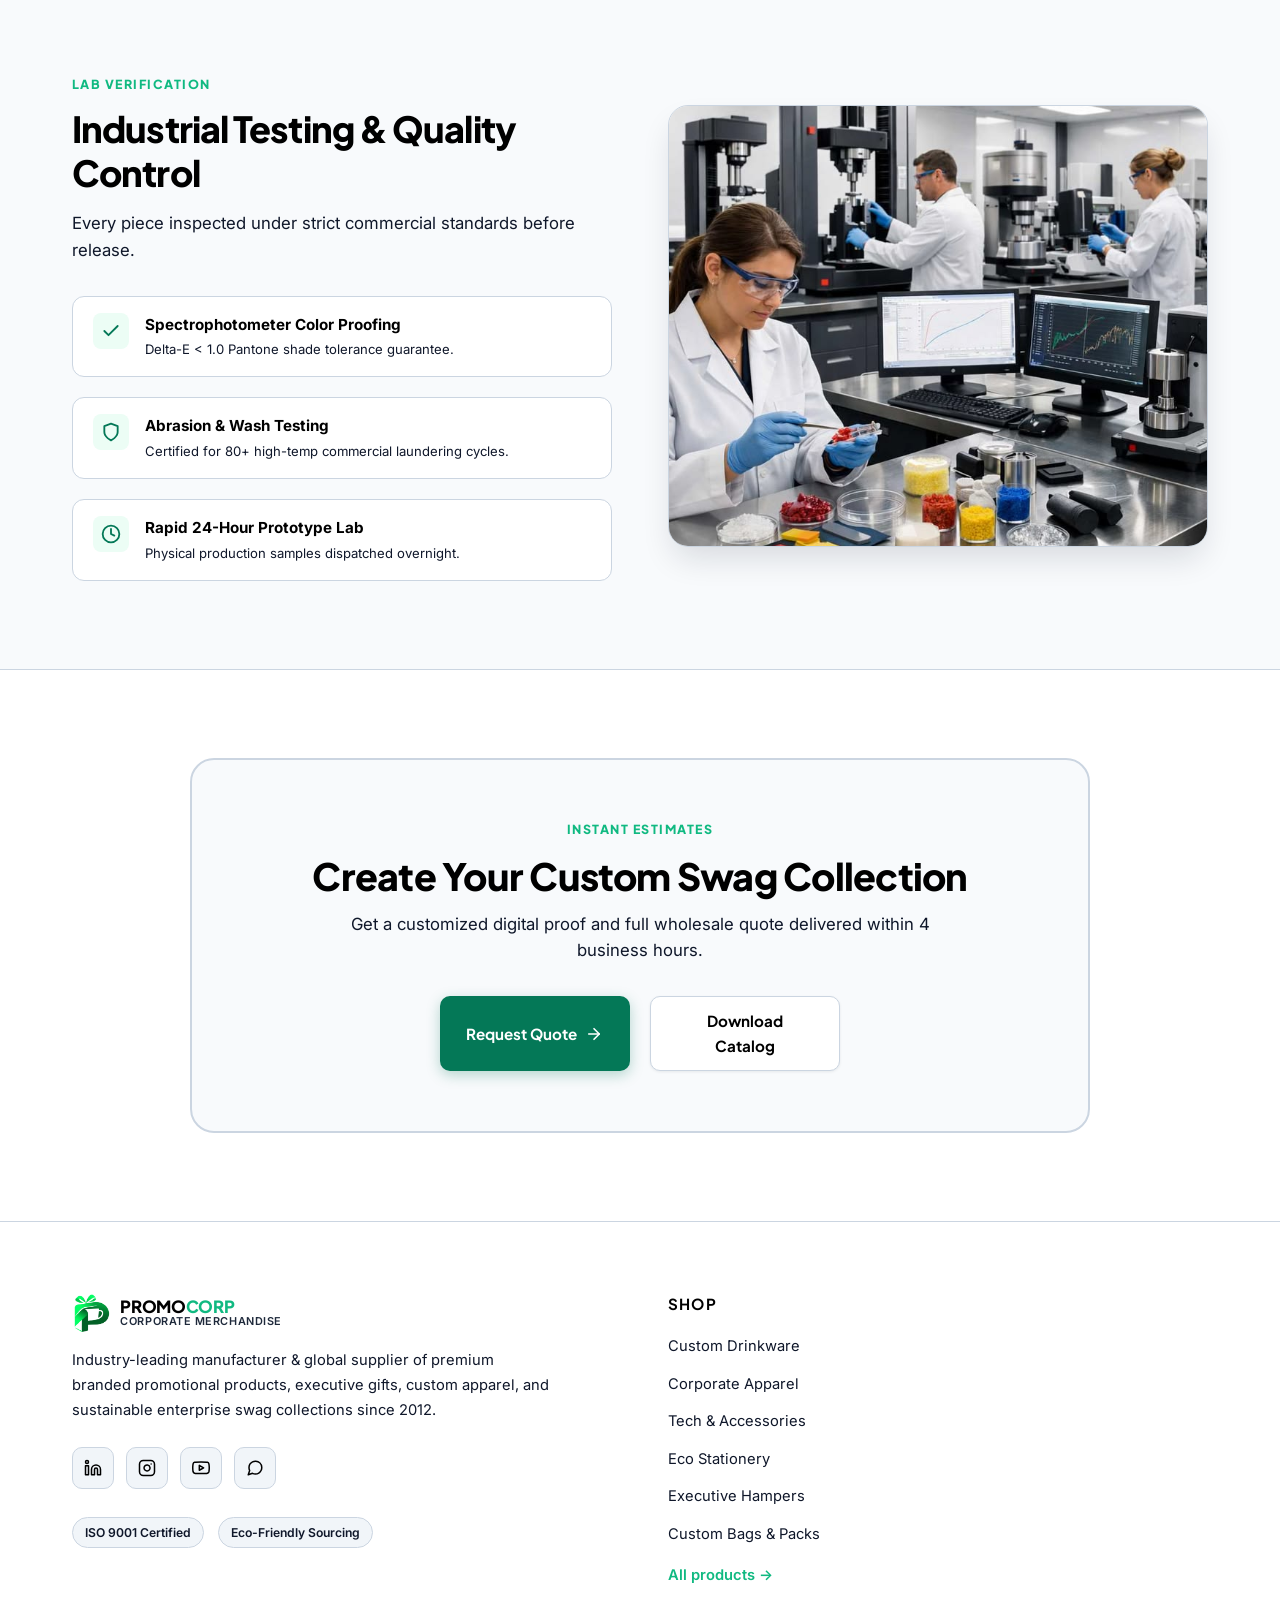
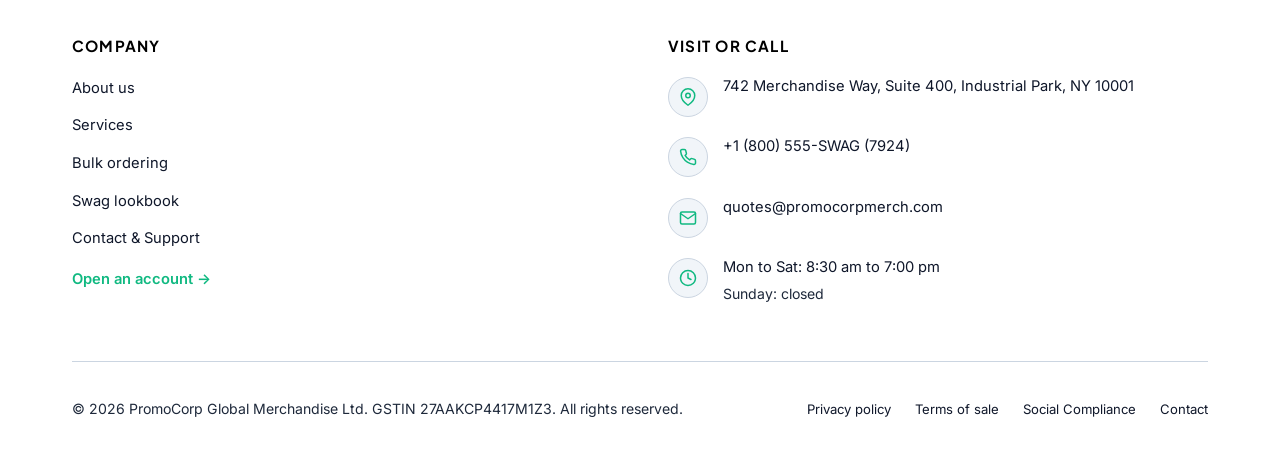
<file: home-2.html>
<!DOCTYPE html>
<html lang="en" dir="ltr">

<head>
  <meta charset="UTF-8">
  <meta name="viewport" content="width=device-width, initial-scale=1.0">
  <title>Creative Swag Studio &amp; Corporate Merchandise | PromoCorp</title>
  <meta name="description"
    content="Explore custom branded swag kits, creative corporate merchandise suites, and bespoke unboxing experiences designed for modern brands.">
  <link rel="icon" type="image/png" href="assets/images/logo.png">
  <link rel="stylesheet" href="assets/css/style.css">
  <link rel="stylesheet" href="assets/css/responsive.css">
</head>

<body>

  <!-- ==========================================
       BRANDED PAGE LOADER
       ========================================== -->
  <div id="page-loader" aria-hidden="true">
    <div class="loader-brand">
      <div class="loader-ring"></div>
      <img src="assets/images/logo.png" alt="PromoCorp Logo" width="58" height="58">
    </div>
    <div class="loader-text">Swag Studio Edition</div>
  </div>

  <!-- ==========================================
       FIXED COMPACT HEADER
       ========================================== -->
  <header id="site-header">
    <div class="container-custom header-container">

      <!-- Brand Identity -->
      <a href="index.html" class="brand-identity" aria-label="PromoCorp Homepage">
        <img src="assets/images/logo.png" alt="PromoCorp Logo" class="brand-logo-img" width="38" height="38">
        <div class="brand-info">
          <span class="brand-name">PROMO<span>CORP</span></span>
          <span class="brand-tagline">Corporate Merchandise</span>
        </div>
      </a>

      <!-- Desktop Navigation (Exactly 6 Nav Items on One Line) -->
      <nav class="desktop-nav" aria-label="Main Navigation">
        <ul style="display: flex; align-items: center; gap: 0.25rem; list-style: none; margin: 0; padding: 0;">

          <!-- 1. Home with Click-Only Dropdown -->
          <li class="nav-item has-dropdown">
            <button type="button" class="nav-link active" id="home-dropdown-btn" aria-expanded="false"
              aria-haspopup="true">
              <span>Home</span>
              <svg class="dropdown-arrow" viewBox="0 0 24 24" fill="none" stroke-width="2.2" stroke-linecap="round"
                stroke-linejoin="round">
                <polyline points="6 9 12 15 18 9"></polyline>
              </svg>
            </button>
            <ul class="dropdown-menu" role="menu">
              <li role="none">
                <a href="index.html" class="dropdown-link" role="menuitem">
                  <span>Home 1 - Corporate</span>
                  <span class="dropdown-badge">Default</span>
                </a>
              </li>
              <li role="none">
                <a href="home-2.html" class="dropdown-link active" role="menuitem">
                  <span>Home 2 - Creative Swag</span>
                  <span class="dropdown-badge">Studio</span>
                </a>
              </li>
            </ul>
          </li>

          <!-- 2. Products -->
          <li class="nav-item">
            <a href="products.html" class="nav-link">Products</a>
          </li>

          <!-- 3. Custom Branding -->
          <li class="nav-item">
            <a href="custom-branding.html" class="nav-link">Custom Branding</a>
          </li>

          <!-- 4. About (Mandatory) -->
          <li class="nav-item">
            <a href="about.html" class="nav-link">About</a>
          </li>

          <!-- 5. Contact (Directly Visible) -->
          <li class="nav-item">
            <a href="contact.html" class="nav-link">Contact</a>
          </li>

        </ul>
      </nav>

      <!-- Action Controls: RTL, Dark Mode, Quote CTA Button, Mobile Hamburger -->
      <div class="header-actions">

        <!-- RTL Toggle -->
        <button type="button" class="btn-icon rtl-toggle-btn" aria-label="Switch text direction">
          <span class="dir-label" style="font-size: 0.72rem; font-weight: 800; letter-spacing: 0.05em;">RTL</span>
        </button>

        <!-- Dark Mode Toggle -->
        <button type="button" class="btn-icon theme-toggle-btn" aria-label="Toggle dark mode">
          <svg class="icon-moon" viewBox="0 0 24 24" fill="none" stroke="currentColor" stroke-width="2"
            stroke-linecap="round" stroke-linejoin="round">
            <path d="M21 12.79A9 9 0 1 1 11.21 3 7 7 0 0 0 21 12.79z"></path>
          </svg>
          <svg class="icon-sun" viewBox="0 0 24 24" fill="none" stroke="currentColor" stroke-width="2"
            stroke-linecap="round" stroke-linejoin="round" style="display: none;">
            <circle cx="12" cy="12" r="5"></circle>
            <line x1="12" y1="1" x2="12" y2="3"></line>
            <line x1="12" y1="21" x2="12" y2="23"></line>
            <line x1="4.22" y1="4.22" x2="5.64" y2="5.64"></line>
            <line x1="18.36" y1="18.36" x2="19.78" y2="19.78"></line>
            <line x1="1" y1="12" x2="3" y2="12"></line>
            <line x1="21" y1="12" x2="23" y2="12"></line>
            <line x1="4.22" y1="19.78" x2="5.64" y2="18.36"></line>
            <line x1="18.36" y1="5.64" x2="19.78" y2="4.22"></line>
          </svg>
        </button>

        <!-- Request a Quote CTA Button -->
        <a href="contact.html#quote" class="btn-header-cta" aria-label="Request a Corporate Quote">
          <svg viewBox="0 0 24 24" fill="none" stroke="currentColor" stroke-width="2.2" stroke-linecap="round"
            stroke-linejoin="round">
            <path d="M14 2H6a2 2 0 0 0-2 2v16a2 2 0 0 0 2 2h12a2 2 0 0 0 2-2V8z"></path>
            <polyline points="14 2 14 8 20 8"></polyline>
            <line x1="16" y1="13" x2="8" y2="13"></line>
            <line x1="16" y1="17" x2="8" y2="17"></line>
          </svg>
          <span>Request a Quote</span>
        </a>

        <!-- Mobile Menu Hamburger Button -->
        <button type="button" class="mobile-toggle-btn" id="mobile-menu-btn" aria-label="Open mobile menu"
          aria-expanded="false">
          <svg width="22" height="22" viewBox="0 0 24 24" fill="none" stroke="currentColor" stroke-width="2.2"
            stroke-linecap="round" stroke-linejoin="round">
            <line x1="3" y1="12" x2="21" y2="12"></line>
            <line x1="3" y1="6" x2="21" y2="6"></line>
            <line x1="3" y1="18" x2="21" y2="18"></line>
          </svg>
        </button>

      </div>

    </div>
  </header>

  <!-- ==========================================
       MOBILE DRAWER NAVIGATION
       ========================================== -->
  <div class="mobile-drawer-overlay" id="mobile-drawer-overlay"></div>
  <aside class="mobile-drawer" id="mobile-drawer" aria-label="Mobile Navigation">

    <!-- Mobile Drawer Header -->
    <div class="mobile-drawer-header">
      <div class="brand-identity">
        <img src="assets/images/logo.png" alt="PromoCorp Logo" class="brand-logo-img" width="34" height="34">
        <div class="brand-info">
          <span class="brand-name">PROMO<span>CORP</span></span>
          <span class="brand-tagline">Corporate Merchandise</span>
        </div>
      </div>
      <button type="button" class="mobile-drawer-close" id="mobile-drawer-close" aria-label="Close mobile menu">
        <svg width="20" height="20" viewBox="0 0 24 24" fill="none" stroke="currentColor" stroke-width="2.2"
          stroke-linecap="round" stroke-linejoin="round">
          <line x1="18" y1="6" x2="6" y2="18"></line>
          <line x1="6" y1="6" x2="18" y2="18"></line>
        </svg>
      </button>
    </div>

    <!-- Mobile Navigation Links -->
    <ul class="mobile-nav-list">

      <!-- Home with Accordion (Closed by default, opens on click) -->
      <li class="mobile-nav-item" id="mobile-home-accordion-item">
        <button type="button" class="mobile-nav-link mobile-accordion-btn active" id="mobile-home-accordion-btn"
          aria-expanded="false">
          <span>Home</span>
          <svg class="dropdown-arrow" viewBox="0 0 24 24" fill="none" stroke-width="2.2" stroke-linecap="round"
            stroke-linejoin="round">
            <polyline points="6 9 12 15 18 9"></polyline>
          </svg>
        </button>
        <div class="mobile-accordion-content">
          <a href="index.html" class="mobile-sub-link">Home 1 - Corporate Edition</a>
          <a href="home-2.html" class="mobile-sub-link active">Home 2 - Creative Swag Studio</a>
        </div>
      </li>

      <li><a href="products.html" class="mobile-nav-link">Products</a></li>
      <li><a href="custom-branding.html" class="mobile-nav-link">Custom Branding</a></li>
      <li><a href="about.html" class="mobile-nav-link">About</a></li>
      <li><a href="contact.html" class="mobile-nav-link">Contact</a></li>

    </ul>

    <!-- Mobile Drawer Footer -->
    <div class="mobile-drawer-footer">
      <a href="contact.html#quote" class="btn-header-cta">
        <svg viewBox="0 0 24 24" fill="none" stroke="currentColor" stroke-width="2.2" stroke-linecap="round"
          stroke-linejoin="round">
          <path d="M14 2H6a2 2 0 0 0-2 2v16a2 2 0 0 0 2 2h12a2 2 0 0 0 2-2V8z"></path>
          <polyline points="14 2 14 8 20 8"></polyline>
          <line x1="16" y1="13" x2="8" y2="13"></line>
          <line x1="16" y1="17" x2="8" y2="17"></line>
        </svg>
        <span>Request a Quote</span>
      </a>
    </div>

  </aside>

  <!-- ==========================================
       MAIN CONTENT (HOME 2 - EXACTLY 6 MAIN CONTENT SECTIONS)
       ========================================== -->
  <main id="main-content">

    <!-- ----------------------------------------------------
         SECTION 1: PANORAMIC STUDIO HERO (FULL-PAGE BILLBOARD & GLASS BOX)
         ---------------------------------------------------- -->
    <section class="h2-hero-panorama" id="h2-hero">
      <!-- Full Page Background Image Covering Whole Viewport -->
      <img src="assets/images/hero/p9.jpg" alt="Creative Swag Studio Presentation" class="h2-hero-bg-img"
        loading="eager">
      <div class="h2-hero-overlay"></div>

      <!-- Container with Centered Content Directly Over Background Image (Zero Box) -->
      <div class="container-custom">
        <div class="h2-hero-content-wrap">
          <span class="section-eyebrow h2-hero-eyebrow">Creative Swag Studio</span>
          <h1 class="h2-hero-title">Custom Brand Merch Designed to Inspire</h1>
          <p class="h2-hero-lead">High-touch promotional kits and premium company merchandise for visionary brands.</p>

          <div class="h2-hero-btns">
            <a href="contact.html#quote" class="btn-primary">Build Your Swag Kit</a>
            <a href="products.html" class="btn-cta-outline">Browse Studio </a>
          </div>

          <!-- Feature Pills Dock -->
          <div class="h2-hero-dock">
            <div class="h2-dock-pill"><span class="dot"></span> Custom Curated</div>
            <div class="h2-dock-pill"><span class="dot"></span> Zero Landfill Waste</div>
            <div class="h2-dock-pill"><span class="dot"></span> Global Drop-Shipping</div>
          </div>
        </div>
      </div>
    </section>


    <!-- ----------------------------------------------------
         SECTION 2: ASYMMETRIC LOOKBOOK MOSAIC (ZERO CARDS)
         ---------------------------------------------------- -->
    <section class="h2-lookbook-section" id="h2-lookbook">
      <div class="container-custom">
        <div class="section-header-center">
          <span class="section-eyebrow">Studio Lookbook</span>
          <h2 class="section-title">Curated Merchandise Aesthetic</h2>
          <p class="section-subtitle">Editorial showcase of our signature craft combinations.</p>
        </div>

        <div class="h2-lookbook-grid">

          <!-- Tall Portrait Visual -->
          <div class="lookbook-item-tall">
            <img src="assets/images/gallery/p10.jpg" alt="Executive Desk Merchandise Set" width="600" height="520"
              loading="lazy">
            <div class="lookbook-tag">
              <div class="lookbook-tag-title">Executive Desk Collection</div>
              <div class="lookbook-tag-sub">Anodized Pen &amp; Leather Accents</div>
            </div>
          </div>

          <!-- Stacked Visual Column -->
          <div class="lookbook-stacked-col">
            <div class="lookbook-item-stacked">
              <img src="assets/images/gallery/p11.jpg" alt="Debossed Leatherbound Notebook" width="500" height="245"
                loading="lazy">
              <div class="lookbook-tag">
                <div class="lookbook-tag-title">Debossed Seed Notebook</div>
                <div class="lookbook-tag-sub">Deep Foil Blind Stamp</div>
              </div>
            </div>
            <div class="lookbook-item-stacked">
              <img src="assets/images/gallery/p12.jpg" alt="Premium Streetwear Apparel" width="500" height="245"
                loading="lazy">
              <div class="lookbook-tag">
                <div class="lookbook-tag-title">Heavyweight Cotton Apparel</div>
                <div class="lookbook-tag-sub">400GSM Custom Dyed</div>
              </div>
            </div>
          </div>

        </div>
      </div>
    </section>

    <!-- ----------------------------------------------------
         SECTION 3: BESPOKE UNBOXING & KITTING EXPERIENCE
         ---------------------------------------------------- -->
    <section class="h2-unboxing-section" id="h2-unboxing">
      <div class="container-custom">
        <div class="unboxing-card-wrap">
          <img src="assets/images/sections/p13.jpg" alt="Custom Merchandise Unboxing Experience" class="unboxing-bg-img"
            width="1200" height="520" loading="lazy">
          <div class="unboxing-card-overlay"></div>

          <div class="unboxing-overlay-content">
            <div class="unboxing-header">
              <div class="unboxing-badge">
                <span class="unboxing-badge-dot"></span>
                <span>Turnkey Experience</span>
              </div>
              <h2 class="unboxing-title">Bespoke Packaging &amp; Individual Unboxing</h2>
              <p class="unboxing-subtitle">FSC-certified custom packaging, tailored kitting, and direct-to-desk
                worldwide dispatch.</p>
            </div>

            <!-- Structured 3-Step Strip -->
            <div class="unboxing-steps-row">
              <div class="unboxing-step-card">
                <div class="unboxing-step-num">01</div>
                <div class="unboxing-step-body">
                  <div class="unboxing-step-title">Custom Box Engineering</div>
                  <div class="unboxing-step-desc">FSC-certified rigid mailers with branded tissue, ribbon, and insert
                    cards.</div>
                </div>
              </div>

              <div class="unboxing-step-card">
                <div class="unboxing-step-num">02</div>
                <div class="unboxing-step-body">
                  <div class="unboxing-step-title">Precision Kitting</div>
                  <div class="unboxing-step-desc">Hand-assembled swag bundles with custom foam inserts for each item.
                  </div>
                </div>
              </div>

              <div class="unboxing-step-card">
                <div class="unboxing-step-num">03</div>
                <div class="unboxing-step-body">
                  <div class="unboxing-step-title">Direct-to-Desk Dispatch</div>
                  <div class="unboxing-step-desc">Individual address shipping across 45+ countries with live tracking.
                  </div>
                </div>
              </div>
            </div>

          </div>
        </div>
      </div>
    </section>

    <!-- ----------------------------------------------------
         SECTION 4: INDUSTRY MERCHANDISE SUITES (EVEN VERTICALS)
         ---------------------------------------------------- -->
    <section class="h2-suites-section" id="h2-suites">
      <div class="container-custom">
        <div style="display: flex; justify-content: space-between; align-items: flex-end; flex-wrap: wrap; gap: 1rem;">
          <div>
            <span class="section-eyebrow">Targeted Solutions</span>
            <h2 class="section-title">Industry Merchandise Suites</h2>
          </div>
          <p class="section-subtitle" style="margin-bottom: 0;">Tailored kits for every milestone and corporate
            occasion.</p>
        </div>

        <!-- 2 Even Visual Portals -->
        <div class="h2-suites-grid">

          <div class="suite-card">
            <img src="assets/images/sections/p14.jpg" alt="VIP Executive Gifts" width="600" height="440" loading="lazy">
            <div class="suite-card-overlay"></div>
            <div class="suite-card-content">
              <h3>VIP &amp; Executive Hampers</h3>
              <p>Hand-crafted leather goods, crystal awards, and artisan gourmet treats for boardrooms.</p>
              <a href="contact.html#quote" class="btn-primary"
                style="padding: 0.55rem 1.25rem; font-size: 0.88rem;">Request VIP Kit &rarr;</a>
            </div>
          </div>

          <div class="suite-card">
            <img src="assets/images/sections/p15.jpg" alt="Event & Conference Swag Kits" width="600" height="440"
              loading="lazy">
            <div class="suite-card-overlay"></div>
            <div class="suite-card-content">
              <h3>Event &amp; Conference Bundles</h3>
              <p>High-volume lanyards, badge holders, technical tees, and drinkware with 5-day dispatch.</p>
              <a href="contact.html#quote" class="btn-primary"
                style="padding: 0.55rem 1.25rem; font-size: 0.88rem;">Request Event Kit &rarr;</a>
            </div>
          </div>

        </div>
      </div>
    </section>

    <!-- ----------------------------------------------------
         SECTION 5: RIGOROUS QUALITY TESTING LAB
         ---------------------------------------------------- -->
    <section class="h2-quality-section" id="h2-quality">
      <div class="container-custom">
        <div class="quality-grid">

          <div>
            <span class="section-eyebrow">Lab Verification</span>
            <h2 class="section-title">Industrial Testing &amp; Quality Control</h2>
            <p class="section-subtitle">Every piece inspected under strict commercial standards before release.</p>

            <div class="quality-stats-list">

              <div class="quality-stat-row">
                <div class="quality-stat-icon">
                  <svg width="20" height="20" viewBox="0 0 24 24" fill="none" stroke="currentColor" stroke-width="2.2"
                    stroke-linecap="round" stroke-linejoin="round">
                    <polyline points="20 6 9 17 4 12"></polyline>
                  </svg>
                </div>
                <div>
                  <div style="font-weight: 700; color: var(--text-main); font-size: 0.95rem;">Spectrophotometer Color
                    Proofing</div>
                  <div style="font-size: 0.82rem; color: var(--text-muted); margin-top: 0.15rem;">Delta-E &lt; 1.0
                    Pantone shade tolerance guarantee.</div>
                </div>
              </div>

              <div class="quality-stat-row">
                <div class="quality-stat-icon">
                  <svg width="20" height="20" viewBox="0 0 24 24" fill="none" stroke="currentColor" stroke-width="2.2"
                    stroke-linecap="round" stroke-linejoin="round">
                    <path d="M12 22s8-4 8-10V5l-8-3-8 3v7c0 6 8 10 8 10z"></path>
                  </svg>
                </div>
                <div>
                  <div style="font-weight: 700; color: var(--text-main); font-size: 0.95rem;">Abrasion &amp; Wash
                    Testing</div>
                  <div style="font-size: 0.82rem; color: var(--text-muted); margin-top: 0.15rem;">Certified for 80+
                    high-temp commercial laundering cycles.</div>
                </div>
              </div>

              <div class="quality-stat-row">
                <div class="quality-stat-icon">
                  <svg width="20" height="20" viewBox="0 0 24 24" fill="none" stroke="currentColor" stroke-width="2.2"
                    stroke-linecap="round" stroke-linejoin="round">
                    <circle cx="12" cy="12" r="10"></circle>
                    <polyline points="12 6 12 12 16 14"></polyline>
                  </svg>
                </div>
                <div>
                  <div style="font-weight: 700; color: var(--text-main); font-size: 0.95rem;">Rapid 24-Hour Prototype
                    Lab</div>
                  <div style="font-size: 0.82rem; color: var(--text-muted); margin-top: 0.15rem;">Physical production
                    samples dispatched overnight.</div>
                </div>
              </div>

            </div>
          </div>

          <!-- Quality Lab Visual -->
          <div class="quality-img-container">
            <img src="assets/images/sections/p16.jpg" alt="Precision Quality Lab Verification" width="600" height="440"
              loading="lazy">
          </div>

        </div>
      </div>
    </section>

    <!-- ----------------------------------------------------
         SECTION 6: FINAL QUICK ESTIMATOR CTA BAR
         ---------------------------------------------------- -->
    <section class="h2-quote-bar-section" id="h2-quote-bar">
      <div class="container-custom">
        <div class="h2-quote-box">
          <div class="h2-quote-details">
            <span class="section-eyebrow">Instant Estimates</span>
            <h2>Create Your Custom Swag Collection</h2>
            <p>Get a customized digital proof and full wholesale quote delivered within 4 business hours.</p>
          </div>
          <div class="h2-quote-actions">
            <a href="contact.html#quote" class="btn-primary">
              <span>Request Quote</span>
              <svg width="18" height="18" viewBox="0 0 24 24" fill="none" stroke="currentColor" stroke-width="2.2"
                stroke-linecap="round" stroke-linejoin="round">
                <line x1="5" y1="12" x2="19" y2="12"></line>
                <polyline points="12 5 19 12 12 19"></polyline>
              </svg>
            </a>
            <a href="products.html" class="btn-secondary">Download Catalog</a>
          </div>
        </div>
      </div>
    </section>

  </main>

  <!-- ==========================================
       SHARED FOOTER
       ========================================== -->
  <footer id="site-footer">
    <div class="container-custom">
      <div class="footer-grid">

        <!-- Block 1: Brand & Socials (Top-Left) -->
        <div class="footer-brand-col">
          <a href="index.html" class="brand-identity">
            <img src="assets/images/logo.png" alt="PromoCorp Logo" class="brand-logo-img" width="38" height="38">
            <div class="brand-info">
              <span class="brand-name">PROMO<span>CORP</span></span>
              <span class="brand-tagline">Corporate Merchandise</span>
            </div>
          </a>
          <p class="footer-desc">
            Industry-leading manufacturer &amp; global supplier of premium branded promotional products, executive
            gifts, custom apparel, and sustainable enterprise swag collections since 2012.
          </p>

          <!-- Social Media Icons (Reference Model) -->
          <div class="footer-social-row">
            <a href="https://linkedin.com" class="footer-social-btn" aria-label="LinkedIn" target="_blank" rel="noopener">
              <svg viewBox="0 0 24 24" fill="none" stroke="currentColor" stroke-width="2" stroke-linecap="round" stroke-linejoin="round">
                <path d="M16 8a6 6 0 0 1 6 6v7h-4v-7a2 2 0 0 0-2-2 2 2 0 0 0-2 2v7h-4v-7a6 6 0 0 1 6-6z"></path>
                <rect x="2" y="9" width="4" height="12"></rect>
                <circle cx="4" cy="4" r="2"></circle>
              </svg>
            </a>
            <a href="https://instagram.com" class="footer-social-btn" aria-label="Instagram" target="_blank" rel="noopener">
              <svg viewBox="0 0 24 24" fill="none" stroke="currentColor" stroke-width="2" stroke-linecap="round" stroke-linejoin="round">
                <rect x="2" y="2" width="20" height="20" rx="5" ry="5"></rect>
                <path d="M16 11.37A4 4 0 1 1 12.63 8 4 4 0 0 1 16 11.37z"></path>
                <line x1="17.5" y1="6.5" x2="17.51" y2="6.5"></line>
              </svg>
            </a>
            <a href="https://youtube.com" class="footer-social-btn" aria-label="YouTube" target="_blank" rel="noopener">
              <svg viewBox="0 0 24 24" fill="none" stroke="currentColor" stroke-width="2" stroke-linecap="round" stroke-linejoin="round">
                <path d="M22.54 6.42a2.78 2.78 0 0 0-1.94-2C18.88 4 12 4 12 4s-6.88 0-8.6.46a2.78 2.78 0 0 0-1.94 2A29 29 0 0 0 1 11.75a29 29 0 0 0 .46 5.33A2.78 2.78 0 0 0 3.4 19c1.72.46 8.6.46 8.6.46s6.88 0 8.6-.46a2.78 2.78 0 0 0 1.94-2 29 29 0 0 0 .46-5.25 29 29 0 0 0-.46-5.33z"></path>
                <polygon points="9.75 15.02 15.5 11.75 9.75 8.48 9.75 15.02"></polygon>
              </svg>
            </a>
            <a href="https://wa.me/18005557924" class="footer-social-btn" aria-label="WhatsApp" target="_blank" rel="noopener">
              <svg viewBox="0 0 24 24" fill="none" stroke="currentColor" stroke-width="2" stroke-linecap="round" stroke-linejoin="round">
                <path d="M21 11.5a8.38 8.38 0 0 1-.9 3.8 8.5 8.5 0 0 1-7.6 4.7 8.38 8.38 0 0 1-3.8-.9L3 21l1.9-5.7a8.38 8.38 0 0 1-.9-3.8 8.5 8.5 0 0 1 4.7-7.6 8.38 8.38 0 0 1 3.8-.9h.5a8.48 8.48 0 0 1 8 8v.5z"></path>
              </svg>
            </a>
          </div>

          <div class="footer-badges">
            <span class="footer-badge-pill">ISO 9001 Certified</span>
            <span class="footer-badge-pill">Eco-Friendly Sourcing</span>
          </div>
        </div>

        <!-- Block 2: SHOP (Top-Right) -->
        <div class="footer-col-shop">
          <h2 class="footer-heading">SHOP</h2>
          <ul class="footer-nav-list">
            <li><a href="products.html#drinkware" class="footer-link">Custom Drinkware</a></li>
            <li><a href="products.html#apparel" class="footer-link">Corporate Apparel</a></li>
            <li><a href="products.html#tech" class="footer-link">Tech &amp; Accessories</a></li>
            <li><a href="products.html#stationery" class="footer-link">Eco Stationery</a></li>
            <li><a href="products.html#executive" class="footer-link">Executive Hampers</a></li>
            <li><a href="products.html#bags" class="footer-link">Custom Bags &amp; Packs</a></li>
            <li><a href="products.html" class="footer-link footer-link-highlight">All products &rarr;</a></li>
          </ul>
        </div>

        <!-- Block 3: COMPANY (Bottom-Left) -->
        <div class="footer-col-company">
          <h2 class="footer-heading">COMPANY</h2>
          <ul class="footer-nav-list">
            <li><a href="about.html" class="footer-link">About us</a></li>
            <li><a href="custom-branding.html" class="footer-link">Services</a></li>
            <li><a href="contact.html#quote" class="footer-link">Bulk ordering</a></li>
            <li><a href="home-2.html" class="footer-link">Swag lookbook</a></li>
            <li><a href="contact.html" class="footer-link">Contact &amp; Support</a></li>
            <li><a href="contact.html#quote" class="footer-link footer-link-highlight">Open an account &rarr;</a></li>
          </ul>
        </div>

        <!-- Block 4: VISIT OR CALL (Bottom-Right) -->
        <div class="footer-col-contact">
          <h2 class="footer-heading">VISIT OR CALL</h2>
          <div class="footer-contact-items-wrap">

            <div class="footer-contact-item">
              <div class="footer-icon-badge" aria-hidden="true">
                <svg viewBox="0 0 24 24" fill="none" stroke="currentColor" stroke-width="2" stroke-linecap="round"
                  stroke-linejoin="round">
                  <path d="M21 10c0 7-9 13-9 13s-9-6-9-13a9 9 0 0 1 18 0z"></path>
                  <circle cx="12" cy="10" r="3"></circle>
                </svg>
              </div>
              <div class="footer-contact-text">
                <span>742 Merchandise Way, Suite 400, Industrial Park, NY 10001</span>
              </div>
            </div>

            <div class="footer-contact-item">
              <div class="footer-icon-badge" aria-hidden="true">
                <svg viewBox="0 0 24 24" fill="none" stroke="currentColor" stroke-width="2" stroke-linecap="round"
                  stroke-linejoin="round">
                  <path
                    d="M22 16.92v3a2 2 0 0 1-2.18 2 19.79 19.79 0 0 1-8.63-3.07 19.5 19.5 0 0 1-6-6 19.79 19.79 0 0 1-3.07-8.67A2 2 0 0 1 4.11 2h3a2 2 0 0 1 2 1.72 12.84 12.84 0 0 0 .7 2.81 2 2 0 0 1-.45 2.11L8.09 9.91a16 16 0 0 0 6 6l1.27-1.27a2 2 0 0 1 2.11-.45 12.84 12.84 0 0 0 2.81.7A2 2 0 0 1 22 16.92z">
                  </path>
                </svg>
              </div>
              <div class="footer-contact-text">
                <a href="tel:+18005557924" class="footer-contact-link">+1 (800) 555-SWAG (7924)</a>
              </div>
            </div>

            <div class="footer-contact-item">
              <div class="footer-icon-badge" aria-hidden="true">
                <svg viewBox="0 0 24 24" fill="none" stroke="currentColor" stroke-width="2" stroke-linecap="round"
                  stroke-linejoin="round">
                  <path d="M4 4h16c1.1 0 2 .9 2 2v12c0 1.1-.9 2-2 2H4c-1.1 0-2-.9-2-2V6c0-1.1.9-2 2-2z"></path>
                  <polyline points="22,6 12,13 2,6"></polyline>
                </svg>
              </div>
              <div class="footer-contact-text">
                <a href="mailto:quotes@promocorpmerch.com" class="footer-contact-link">quotes@promocorpmerch.com</a>
              </div>
            </div>

            <div class="footer-contact-item">
              <div class="footer-icon-badge" aria-hidden="true">
                <svg viewBox="0 0 24 24" fill="none" stroke="currentColor" stroke-width="2" stroke-linecap="round"
                  stroke-linejoin="round">
                  <circle cx="12" cy="12" r="10"></circle>
                  <polyline points="12 6 12 12 16 14"></polyline>
                </svg>
              </div>
              <div class="footer-contact-text">
                <div>Mon to Sat: 8:30 am to 7:00 pm</div>
                <div class="footer-hours-closed">Sunday: closed</div>
              </div>
            </div>

          </div>
        </div>

      </div>

      <!-- Bottom Bar -->
      <div class="footer-bottom">
        <p class="footer-copy">&copy; 2026 PromoCorp Global Merchandise Ltd. GSTIN 27AAKCP4417M1Z3. All rights reserved.</p>
        <div class="footer-bottom-links">
          <a href="contact.html#privacy" class="footer-link">Privacy policy</a>
          <a href="contact.html#terms" class="footer-link">Terms of sale</a>
          <a href="contact.html#compliance" class="footer-link">Social Compliance</a>
          <a href="contact.html" class="footer-link">Contact</a>
        </div>
      </div>

    </div>
  </footer>

  <!-- ==========================================
       SCROLL TO TOP BUTTON
       ========================================== -->
  <button type="button" id="scroll-top-btn" aria-label="Scroll to top of page">
    <svg viewBox="0 0 24 24" fill="none" stroke="currentColor" stroke-width="2.5" stroke-linecap="round"
      stroke-linejoin="round">
      <polyline points="18 15 12 9 6 15"></polyline>
    </svg>
  </button>

  <!-- Centralized External Script (Zero Inline Script) -->
  <script src="assets/js/main.js"></script>
</body>

</html>
</file>
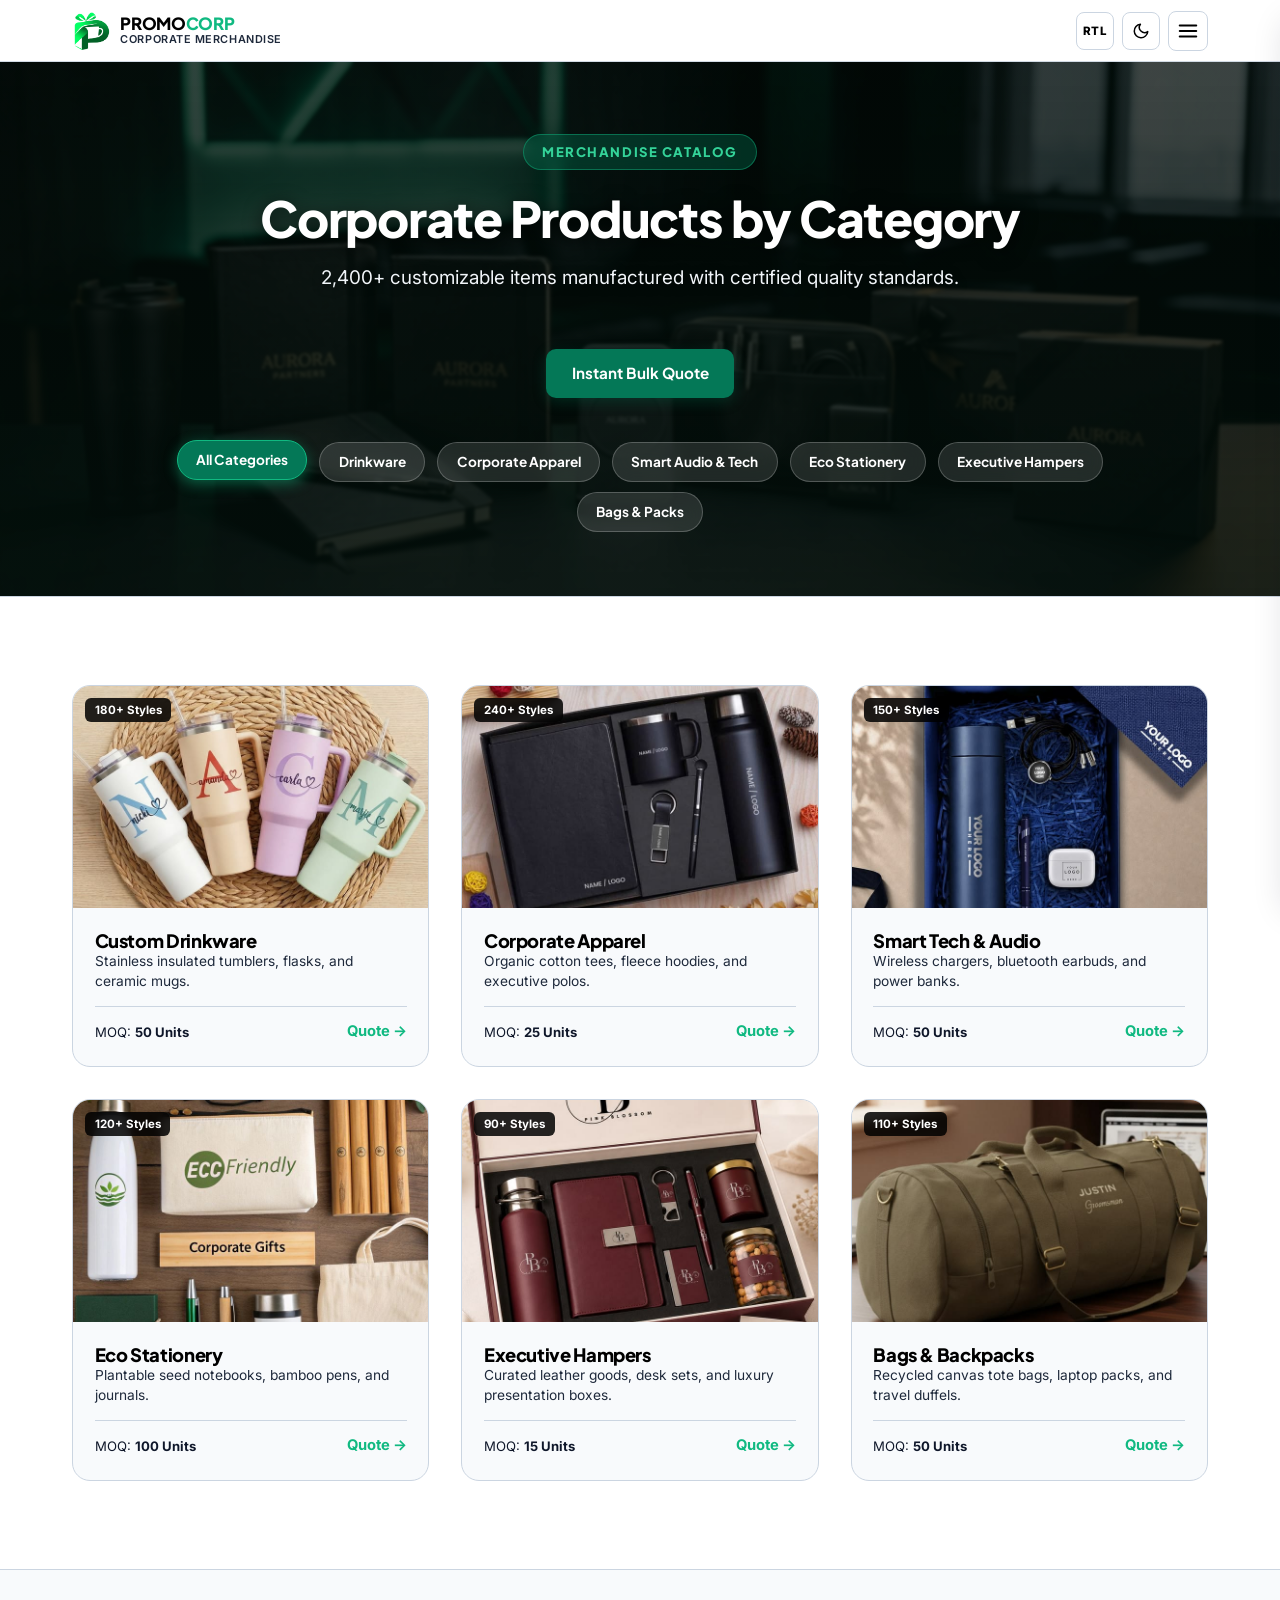
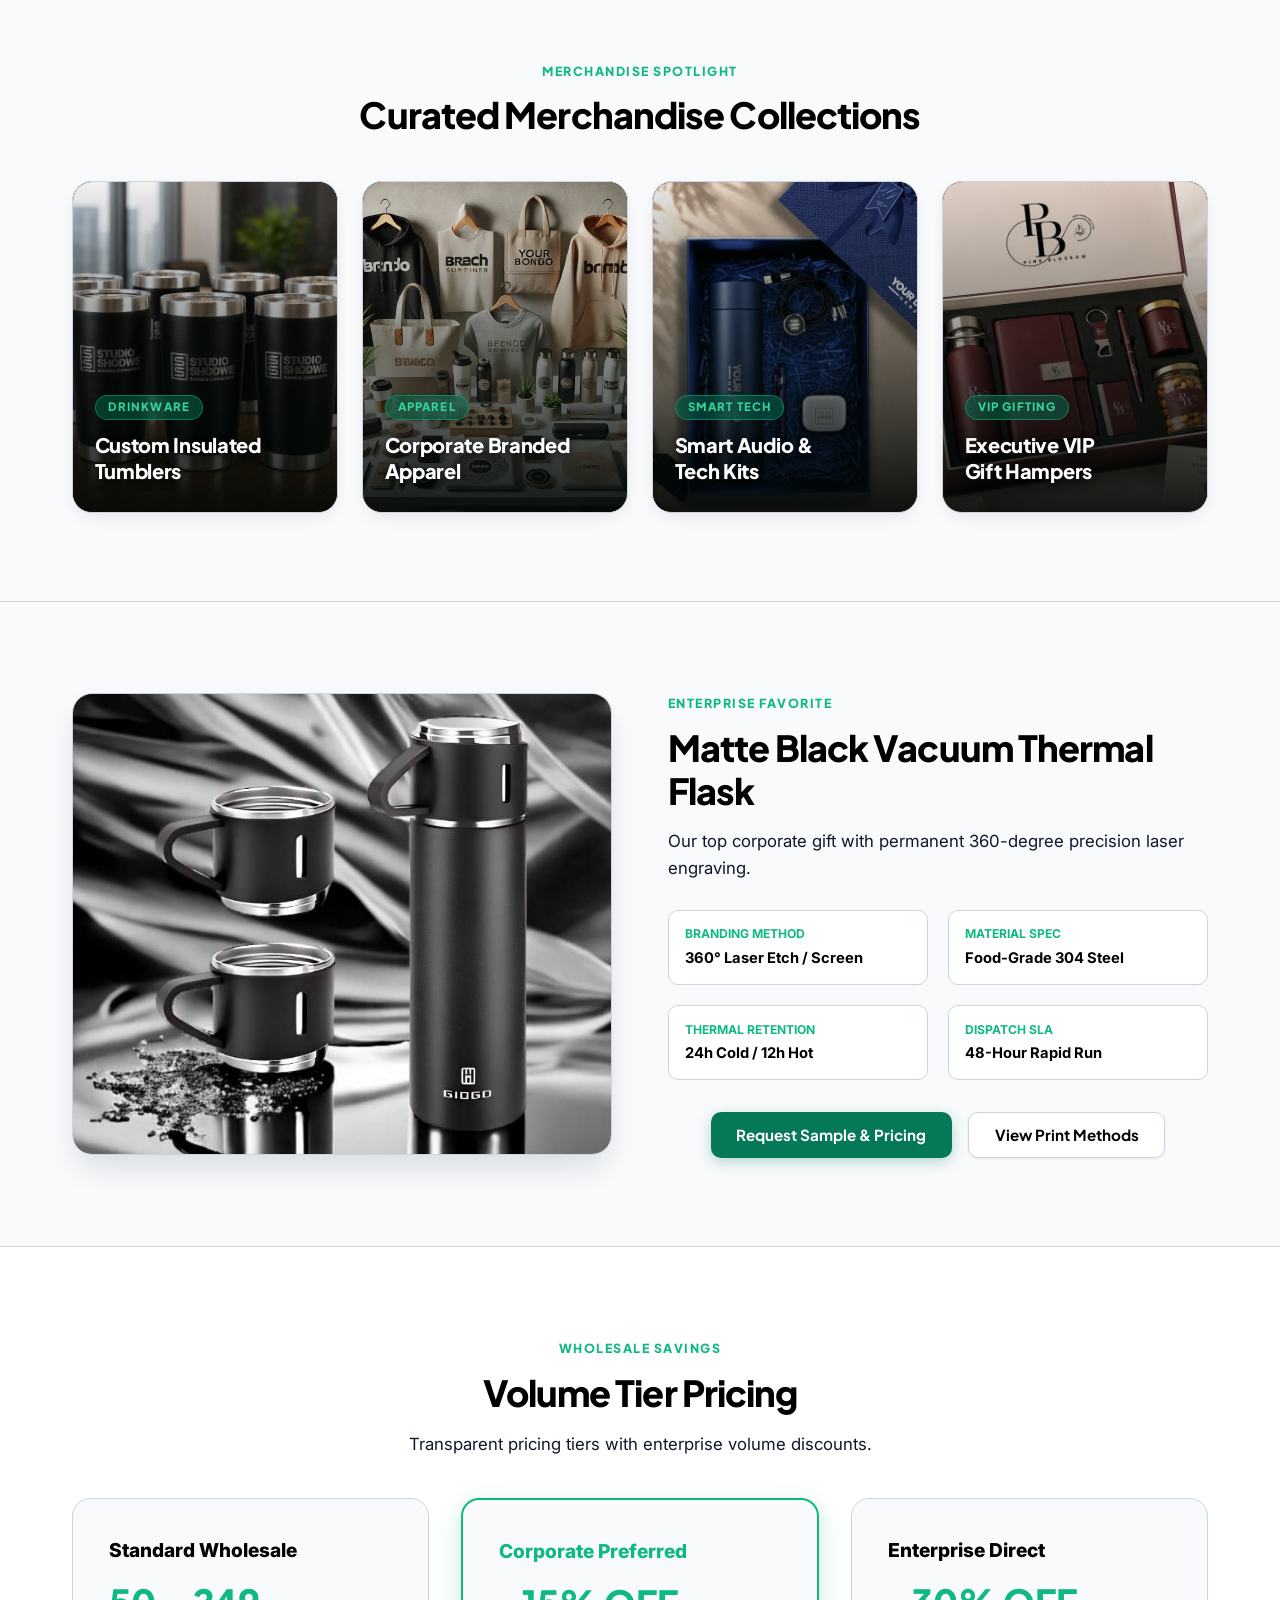
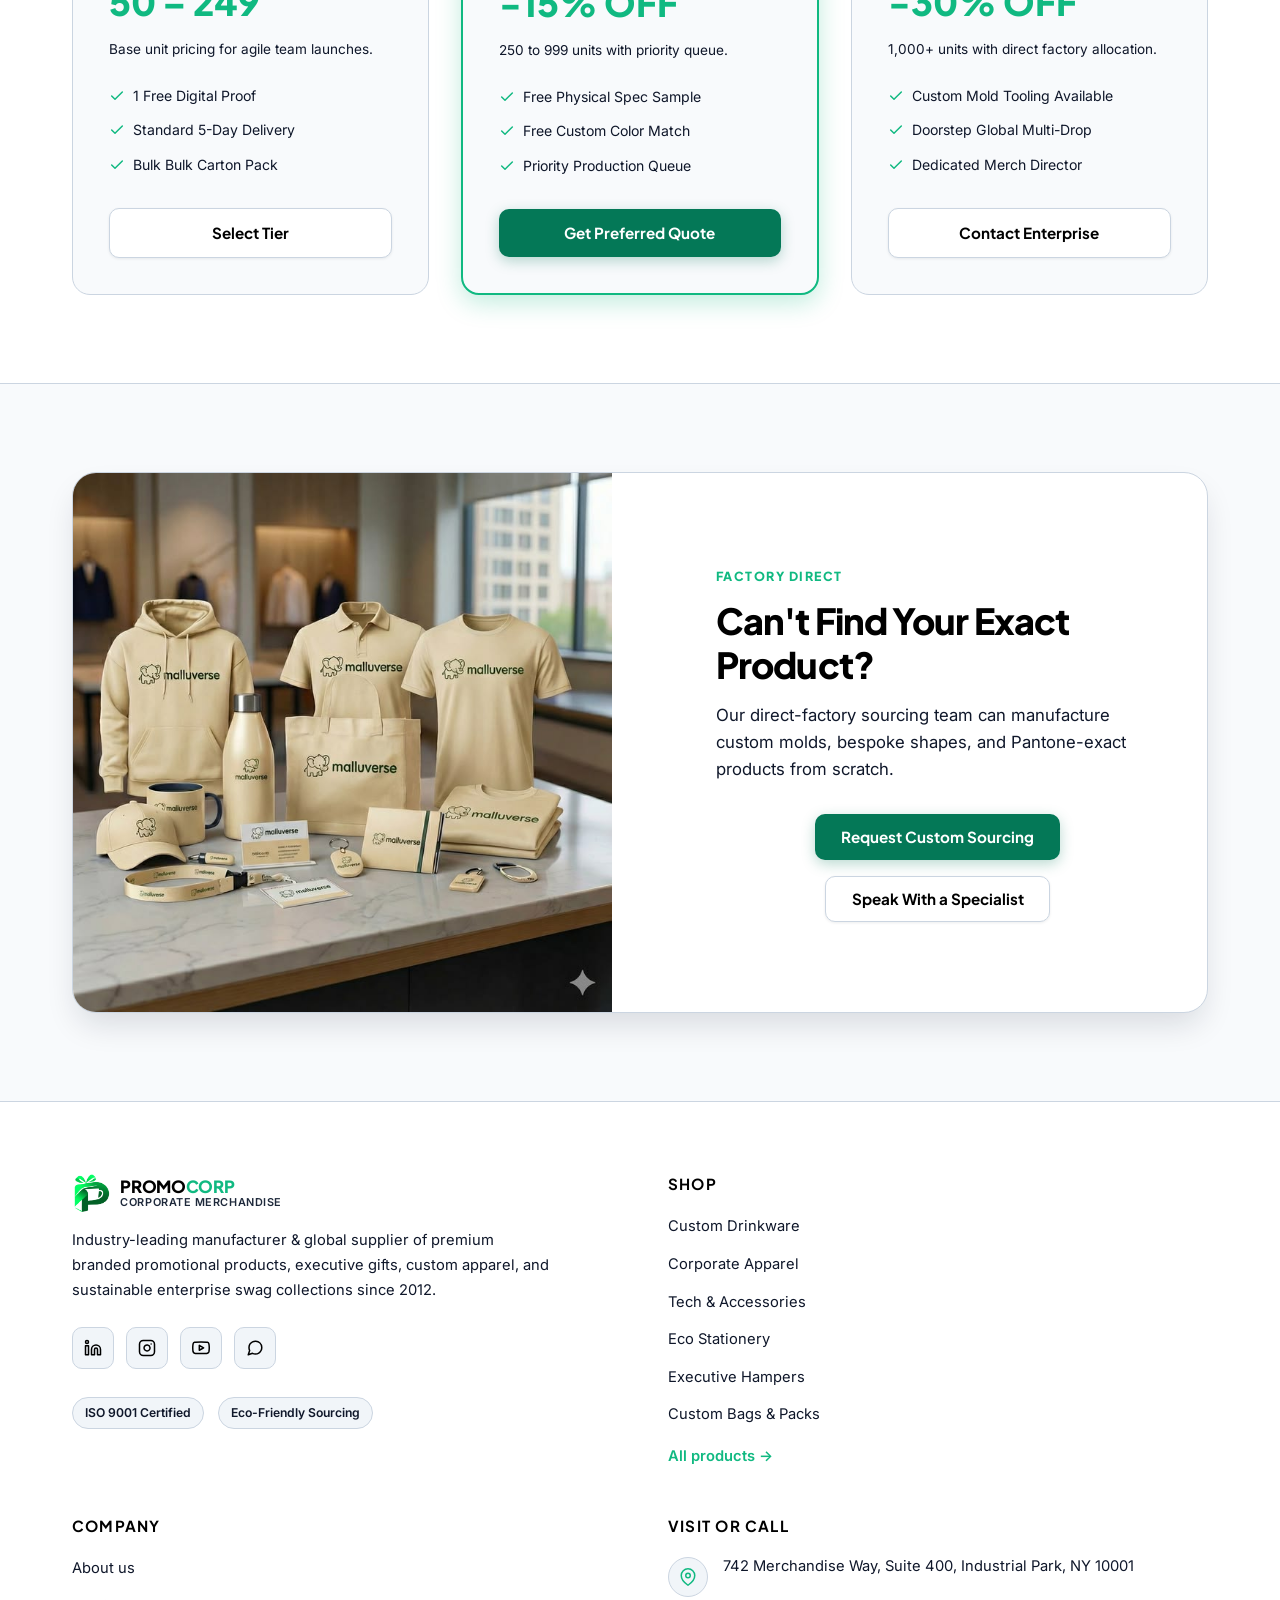
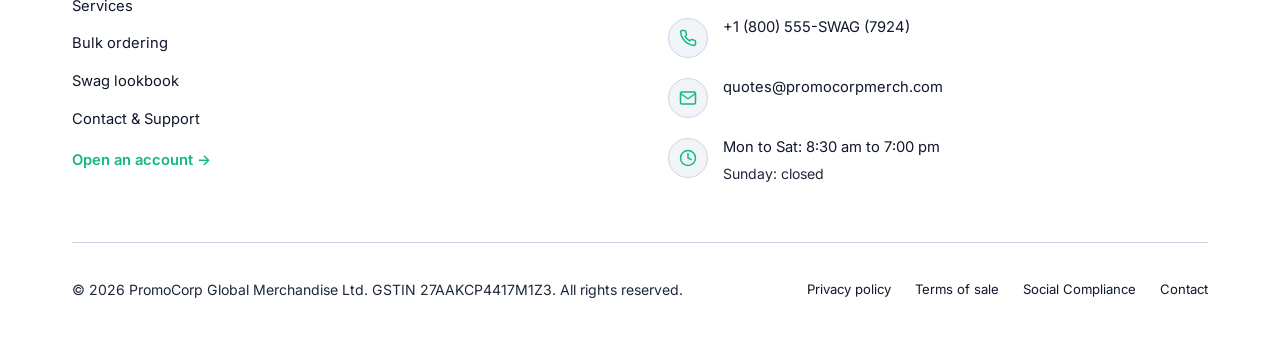
<file: products.html>
<!DOCTYPE html>
<html lang="en" dir="ltr">

<head>
  <meta charset="UTF-8">
  <meta name="viewport" content="width=device-width, initial-scale=1.0">
  <title>Corporate Merchandise Products by Category | PromoCorp</title>
  <meta name="description"
    content="Browse our catalog of custom branded promotional products by category. Drinkware, apparel, smart tech, sustainable stationery, and executive gift hampers.">
  <link rel="icon" type="image/png" href="assets/images/logo.png">
  <link rel="stylesheet" href="assets/css/style.css">
  <link rel="stylesheet" href="assets/css/responsive.css">
</head>

<body>

  <!-- ==========================================
       BRANDED PAGE LOADER
       ========================================== -->
  <div id="page-loader" aria-hidden="true">
    <div class="loader-brand">
      <div class="loader-ring"></div>
      <img src="assets/images/logo.png" alt="PromoCorp Logo" width="58" height="58">
    </div>
    <div class="loader-text">Product Catalog</div>
  </div>

  <!-- ==========================================
       FIXED COMPACT HEADER
       ========================================== -->
  <header id="site-header">
    <div class="container-custom header-container">

      <!-- Brand Identity -->
      <a href="index.html" class="brand-identity" aria-label="PromoCorp Homepage">
        <img src="assets/images/logo.png" alt="PromoCorp Logo" class="brand-logo-img" width="38" height="38">
        <div class="brand-info">
          <span class="brand-name">PROMO<span>CORP</span></span>
          <span class="brand-tagline">Corporate Merchandise</span>
        </div>
      </a>

      <!-- Desktop Navigation (Exactly 6 Nav Items on One Line) -->
      <nav class="desktop-nav" aria-label="Main Navigation">
        <ul style="display: flex; align-items: center; gap: 0.25rem; list-style: none; margin: 0; padding: 0;">

          <!-- 1. Home with Click-Only Dropdown -->
          <li class="nav-item has-dropdown">
            <button type="button" class="nav-link" id="home-dropdown-btn" aria-expanded="false" aria-haspopup="true">
              <span>Home</span>
              <svg class="dropdown-arrow" viewBox="0 0 24 24" fill="none" stroke-width="2.2" stroke-linecap="round"
                stroke-linejoin="round">
                <polyline points="6 9 12 15 18 9"></polyline>
              </svg>
            </button>
            <ul class="dropdown-menu" role="menu">
              <li role="none">
                <a href="index.html" class="dropdown-link" role="menuitem">
                  <span>Home 1 - Corporate</span>
                  <span class="dropdown-badge">Default</span>
                </a>
              </li>
              <li role="none">
                <a href="home-2.html" class="dropdown-link" role="menuitem">
                  <span>Home 2 - Creative Swag</span>
                  <span class="dropdown-badge">Studio</span>
                </a>
              </li>
            </ul>
          </li>

          <!-- 2. Products (Active) -->
          <li class="nav-item">
            <a href="products.html" class="nav-link active">Products</a>
          </li>

          <!-- 3. Custom Branding -->
          <li class="nav-item">
            <a href="custom-branding.html" class="nav-link">Custom Branding</a>
          </li>

          <!-- 4. About (Mandatory) -->
          <li class="nav-item">
            <a href="about.html" class="nav-link">About</a>
          </li>

          <!-- 5. Contact (Directly Visible) -->
          <li class="nav-item">
            <a href="contact.html" class="nav-link">Contact</a>
          </li>

        </ul>
      </nav>

      <!-- Action Controls: RTL, Dark Mode, Quote CTA Button, Mobile Hamburger -->
      <div class="header-actions">

        <!-- RTL Toggle -->
        <button type="button" class="btn-icon rtl-toggle-btn" aria-label="Switch text direction">
          <span class="dir-label" style="font-size: 0.72rem; font-weight: 800; letter-spacing: 0.05em;">RTL</span>
        </button>

        <!-- Dark Mode Toggle -->
        <button type="button" class="btn-icon theme-toggle-btn" aria-label="Toggle dark mode">
          <svg class="icon-moon" viewBox="0 0 24 24" fill="none" stroke="currentColor" stroke-width="2"
            stroke-linecap="round" stroke-linejoin="round">
            <path d="M21 12.79A9 9 0 1 1 11.21 3 7 7 0 0 0 21 12.79z"></path>
          </svg>
          <svg class="icon-sun" viewBox="0 0 24 24" fill="none" stroke="currentColor" stroke-width="2"
            stroke-linecap="round" stroke-linejoin="round" style="display: none;">
            <circle cx="12" cy="12" r="5"></circle>
            <line x1="12" y1="1" x2="12" y2="3"></line>
            <line x1="12" y1="21" x2="12" y2="23"></line>
            <line x1="4.22" y1="4.22" x2="5.64" y2="5.64"></line>
            <line x1="18.36" y1="18.36" x2="19.78" y2="19.78"></line>
            <line x1="1" y1="12" x2="3" y2="12"></line>
            <line x1="21" y1="12" x2="23" y2="12"></line>
            <line x1="4.22" y1="19.78" x2="5.64" y2="18.36"></line>
            <line x1="18.36" y1="5.64" x2="19.78" y2="4.22"></line>
          </svg>
        </button>

        <!-- Request a Quote CTA Button -->
        <a href="contact.html#quote" class="btn-header-cta" aria-label="Request a Corporate Quote">
          <svg viewBox="0 0 24 24" fill="none" stroke="currentColor" stroke-width="2.2" stroke-linecap="round"
            stroke-linejoin="round">
            <path d="M14 2H6a2 2 0 0 0-2 2v16a2 2 0 0 0 2 2h12a2 2 0 0 0 2-2V8z"></path>
            <polyline points="14 2 14 8 20 8"></polyline>
            <line x1="16" y1="13" x2="8" y2="13"></line>
            <line x1="16" y1="17" x2="8" y2="17"></line>
          </svg>
          <span>Request a Quote</span>
        </a>

        <!-- Mobile Menu Hamburger Button -->
        <button type="button" class="mobile-toggle-btn" id="mobile-menu-btn" aria-label="Open mobile menu"
          aria-expanded="false">
          <svg width="22" height="22" viewBox="0 0 24 24" fill="none" stroke="currentColor" stroke-width="2.2"
            stroke-linecap="round" stroke-linejoin="round">
            <line x1="3" y1="12" x2="21" y2="12"></line>
            <line x1="3" y1="6" x2="21" y2="6"></line>
            <line x1="3" y1="18" x2="21" y2="18"></line>
          </svg>
        </button>

      </div>

    </div>
  </header>

  <!-- ==========================================
       MOBILE DRAWER NAVIGATION
       ========================================== -->
  <div class="mobile-drawer-overlay" id="mobile-drawer-overlay"></div>
  <aside class="mobile-drawer" id="mobile-drawer" aria-label="Mobile Navigation">

    <!-- Mobile Drawer Header -->
    <div class="mobile-drawer-header">
      <div class="brand-identity">
        <img src="assets/images/logo.png" alt="PromoCorp Logo" class="brand-logo-img" width="34" height="34">
        <div class="brand-info">
          <span class="brand-name">PROMO<span>CORP</span></span>
          <span class="brand-tagline">Corporate Merchandise</span>
        </div>
      </div>
      <button type="button" class="mobile-drawer-close" id="mobile-drawer-close" aria-label="Close mobile menu">
        <svg width="20" height="20" viewBox="0 0 24 24" fill="none" stroke="currentColor" stroke-width="2.2"
          stroke-linecap="round" stroke-linejoin="round">
          <line x1="18" y1="6" x2="6" y2="18"></line>
          <line x1="6" y1="6" x2="18" y2="18"></line>
        </svg>
      </button>
    </div>

    <!-- Mobile Navigation Links -->
    <ul class="mobile-nav-list">

      <!-- Home with Accordion -->
      <li class="mobile-nav-item" id="mobile-home-accordion-item">
        <button type="button" class="mobile-nav-link mobile-accordion-btn" id="mobile-home-accordion-btn"
          aria-expanded="false">
          <span>Home</span>
          <svg class="dropdown-arrow" viewBox="0 0 24 24" fill="none" stroke-width="2.2" stroke-linecap="round"
            stroke-linejoin="round">
            <polyline points="6 9 12 15 18 9"></polyline>
          </svg>
        </button>
        <div class="mobile-accordion-content">
          <a href="index.html" class="mobile-sub-link">Home 1 - Corporate Edition</a>
          <a href="home-2.html" class="mobile-sub-link">Home 2 - Creative Swag Studio</a>
        </div>
      </li>

      <li><a href="products.html" class="mobile-nav-link active">Products</a></li>
      <li><a href="custom-branding.html" class="mobile-nav-link">Custom Branding</a></li>
      <li><a href="about.html" class="mobile-nav-link">About</a></li>
      <li><a href="contact.html" class="mobile-nav-link">Contact</a></li>

    </ul>

    <!-- Mobile Drawer Footer -->
    <div class="mobile-drawer-footer">
      <a href="contact.html#quote" class="btn-header-cta">
        <svg viewBox="0 0 24 24" fill="none" stroke="currentColor" stroke-width="2.2" stroke-linecap="round"
          stroke-linejoin="round">
          <path d="M14 2H6a2 2 0 0 0-2 2v16a2 2 0 0 0 2 2h12a2 2 0 0 0 2-2V8z"></path>
          <polyline points="14 2 14 8 20 8"></polyline>
          <line x1="16" y1="13" x2="8" y2="13"></line>
          <line x1="16" y1="17" x2="8" y2="17"></line>
        </svg>
        <span>Request a Quote</span>
      </a>
    </div>

  </aside>

  <!-- ==========================================
       MAIN CONTENT (INNER PAGE - EXACTLY 5 MAIN SECTIONS)
       ========================================== -->
  <main id="main-content">

    <!-- ----------------------------------------------------
         SECTION 1: CATEGORY FILTER HERO STRIP
         ---------------------------------------------------- -->
    <section class="prod-hero-strip" id="prod-catalog-hero">
      <!-- Hero Background Image & Atmospheric Overlay -->
      <img src="assets/images/hero/products-hero-bg.jpg" alt="Corporate Merchandise Products Catalog Background" class="prod-hero-bg-img" loading="eager">
      <div class="prod-hero-overlay"></div>

      <div class="container-custom prod-hero-container">
        <div class="prod-hero-content-center">
          <span class="section-eyebrow prod-hero-eyebrow">Merchandise Catalog</span>
          <h1 class="section-title prod-hero-title">Corporate Products by Category</h1>
          <p class="section-subtitle prod-hero-subtitle">2,400+ customizable items manufactured with certified quality standards.</p>
          <div class="prod-hero-actions">
            <a href="contact.html#quote" class="btn-primary">Instant Bulk Quote</a>
          </div>
        </div>

        <!-- Filter Pill Navigation (Centered) -->
        <div class="prod-pill-filter-bar">
          <a href="#categories-grid" class="filter-pill active">All Categories</a>
          <a href="#drinkware" class="filter-pill">Drinkware</a>
          <a href="#apparel" class="filter-pill">Corporate Apparel</a>
          <a href="#tech" class="filter-pill">Smart Audio &amp; Tech</a>
          <a href="#stationery" class="filter-pill">Eco Stationery</a>
          <a href="#executive" class="filter-pill">Executive Hampers</a>
          <a href="#bags" class="filter-pill">Bags &amp; Packs</a>
        </div>
      </div>
    </section>

    <!-- ----------------------------------------------------
         SECTION 2: CATEGORY MATRIX (EXACTLY 6 EVEN CARDS)
         ---------------------------------------------------- -->
    <section class="prod-category-section" id="categories-grid">
      <div class="container-custom">
        <div class="prod-cat-grid-6">

          <!-- Cat 1: Drinkware -->
          <article class="prod-cat-card" id="drinkware">
            <div class="prod-cat-img-box">
              <img src="assets/images/products/p17.jpg" alt="Custom Insulated Drinkware" width="400" height="250"
                loading="lazy">
              <span class="prod-count-badge">180+ Styles</span>
            </div>
            <div class="prod-cat-card-body">
              <div>
                <h2 class="prod-cat-card-title">Custom Drinkware</h2>
                <p class="prod-cat-card-desc">Stainless insulated tumblers, flasks, and ceramic mugs.</p>
              </div>
              <div class="prod-cat-card-footer">
                <span>MOQ: <strong>50 Units</strong></span>
                <a href="contact.html#quote" class="footer-link"
                  style="color: var(--color-accent); font-weight: 700;">Quote &rarr;</a>
              </div>
            </div>
          </article>

          <!-- Cat 2: Apparel -->
          <article class="prod-cat-card" id="apparel">
            <div class="prod-cat-img-box">
              <img src="assets/images/products/p18.jpg" alt="Corporate Apparel" width="400" height="250" loading="lazy">
              <span class="prod-count-badge">240+ Styles</span>
            </div>
            <div class="prod-cat-card-body">
              <div>
                <h2 class="prod-cat-card-title">Corporate Apparel</h2>
                <p class="prod-cat-card-desc">Organic cotton tees, fleece hoodies, and executive polos.</p>
              </div>
              <div class="prod-cat-card-footer">
                <span>MOQ: <strong>25 Units</strong></span>
                <a href="contact.html#quote" class="footer-link"
                  style="color: var(--color-accent); font-weight: 700;">Quote &rarr;</a>
              </div>
            </div>
          </article>

          <!-- Cat 3: Smart Tech -->
          <article class="prod-cat-card" id="tech">
            <div class="prod-cat-img-box">
              <img src="assets/images/products/p19.jpg" alt="Smart Audio and Tech Accessories" width="400" height="250"
                loading="lazy">
              <span class="prod-count-badge">150+ Styles</span>
            </div>
            <div class="prod-cat-card-body">
              <div>
                <h2 class="prod-cat-card-title">Smart Tech &amp; Audio</h2>
                <p class="prod-cat-card-desc">Wireless chargers, bluetooth earbuds, and power banks.</p>
              </div>
              <div class="prod-cat-card-footer">
                <span>MOQ: <strong>50 Units</strong></span>
                <a href="contact.html#quote" class="footer-link"
                  style="color: var(--color-accent); font-weight: 700;">Quote &rarr;</a>
              </div>
            </div>
          </article>

          <!-- Cat 4: Eco Stationery -->
          <article class="prod-cat-card" id="stationery">
            <div class="prod-cat-img-box">
              <img src="assets/images/products/p20.jpg" alt="Eco Stationery" width="400" height="250" loading="lazy">
              <span class="prod-count-badge">120+ Styles</span>
            </div>
            <div class="prod-cat-card-body">
              <div>
                <h2 class="prod-cat-card-title">Eco Stationery</h2>
                <p class="prod-cat-card-desc">Plantable seed notebooks, bamboo pens, and journals.</p>
              </div>
              <div class="prod-cat-card-footer">
                <span>MOQ: <strong>100 Units</strong></span>
                <a href="contact.html#quote" class="footer-link"
                  style="color: var(--color-accent); font-weight: 700;">Quote &rarr;</a>
              </div>
            </div>
          </article>

          <!-- Cat 5: Executive Hampers -->
          <article class="prod-cat-card" id="executive">
            <div class="prod-cat-img-box">
              <img src="assets/images/products/p21.jpg" alt="Executive Corporate Hampers" width="400" height="250"
                loading="lazy">
              <span class="prod-count-badge">90+ Styles</span>
            </div>
            <div class="prod-cat-card-body">
              <div>
                <h2 class="prod-cat-card-title">Executive Hampers</h2>
                <p class="prod-cat-card-desc">Curated leather goods, desk sets, and luxury presentation boxes.</p>
              </div>
              <div class="prod-cat-card-footer">
                <span>MOQ: <strong>15 Units</strong></span>
                <a href="contact.html#quote" class="footer-link"
                  style="color: var(--color-accent); font-weight: 700;">Quote &rarr;</a>
              </div>
            </div>
          </article>

          <!-- Cat 6: Bags & Packs -->
          <article class="prod-cat-card" id="bags">
            <div class="prod-cat-img-box">
              <img src="assets/images/products/p22.jpg" alt="Custom Bags & Packs" width="400" height="250"
                loading="lazy">
              <span class="prod-count-badge">110+ Styles</span>
            </div>
            <div class="prod-cat-card-body">
              <div>
                <h2 class="prod-cat-card-title">Bags &amp; Backpacks</h2>
                <p class="prod-cat-card-desc">Recycled canvas tote bags, laptop packs, and travel duffels.</p>
              </div>
              <div class="prod-cat-card-footer">
                <span>MOQ: <strong>50 Units</strong></span>
                <a href="contact.html#quote" class="footer-link"
                  style="color: var(--color-accent); font-weight: 700;">Quote &rarr;</a>
              </div>
            </div>
          </article>

        </div>
      </div>
    </section>

    <!-- ----------------------------------------------------
         FEATURED VISUAL SPOTLIGHT (4 OVERLAY IMAGE CARDS)
         ---------------------------------------------------- -->
    <section class="prod-visual-spotlight-section" id="merchandise-spotlight">
      <div class="container-custom">
        <div class="section-header-center">
          <span class="section-eyebrow">Merchandise Spotlight</span>
          <h2 class="section-title">Curated Merchandise Collections</h2>
        </div>

        <div class="prod-spotlight-grid-4">

          <!-- Item 1: Tumblers -->
          <a href="#drinkware" class="prod-spotlight-card" aria-label="Custom Insulated Tumblers">
            <div class="prod-spotlight-img-box">
              <img src="assets/images/products/p2.jpg" alt="Custom Insulated Tumblers" width="400" height="500" loading="lazy">
              <div class="prod-spotlight-overlay">
                <span class="prod-spotlight-badge">Drinkware</span>
                <h3 class="prod-spotlight-title">Custom Insulated<br>Tumblers</h3>
              </div>
            </div>
          </a>

          <!-- Item 2: Apparel -->
          <a href="#apparel" class="prod-spotlight-card" aria-label="Corporate Branded Apparel">
            <div class="prod-spotlight-img-box">
              <img src="assets/images/products/p3.jpg" alt="Corporate Branded Apparel" width="400" height="500" loading="lazy">
              <div class="prod-spotlight-overlay">
                <span class="prod-spotlight-badge">Apparel</span>
                <h3 class="prod-spotlight-title">Corporate Branded<br>Apparel</h3>
              </div>
            </div>
          </a>

          <!-- Item 3: Smart Tech -->
          <a href="#tech" class="prod-spotlight-card" aria-label="Smart Audio &amp; Tech Kits">
            <div class="prod-spotlight-img-box">
              <img src="assets/images/products/p19.jpg" alt="Smart Audio and Tech Kits" width="400" height="500" loading="lazy">
              <div class="prod-spotlight-overlay">
                <span class="prod-spotlight-badge">Smart Tech</span>
                <h3 class="prod-spotlight-title">Smart Audio &amp;<br>Tech Kits</h3>
              </div>
            </div>
          </a>

          <!-- Item 4: Executive Gifts -->
          <a href="#executive" class="prod-spotlight-card" aria-label="Executive VIP Gift Hampers">
            <div class="prod-spotlight-img-box">
              <img src="assets/images/products/p21.jpg" alt="Executive VIP Gift Hampers" width="400" height="500" loading="lazy">
              <div class="prod-spotlight-overlay">
                <span class="prod-spotlight-badge">VIP Gifting</span>
                <h3 class="prod-spotlight-title">Executive VIP<br>Gift Hampers</h3>
              </div>
            </div>
          </a>

        </div>
      </div>
    </section>

    <!-- ----------------------------------------------------
         SECTION 3: BEST-SELLER SPREAD (ASYMMETRIC EDITORIAL)
         ---------------------------------------------------- -->
    <section class="prod-bestseller-spread" id="prod-bestseller">
      <div class="container-custom">
        <div class="bestseller-grid">

          <div class="bestseller-img-wrap">
            <img src="assets/images/products/p23.jpg" alt="Matte Black Thermal Vacuum Flask" width="600" height="460"
              loading="lazy">
          </div>

          <div>
            <span class="section-eyebrow">Enterprise Favorite</span>
            <h2 class="section-title">Matte Black Vacuum Thermal Flask</h2>
            <p class="section-subtitle">Our top corporate gift with permanent 360-degree precision laser engraving.</p>

            <div class="bestseller-specs-list">
              <div class="spec-chip">
                <div class="spec-chip-title">Branding Method</div>
                <div class="spec-chip-val">360&deg; Laser Etch / Screen</div>
              </div>
              <div class="spec-chip">
                <div class="spec-chip-title">Material Spec</div>
                <div class="spec-chip-val">Food-Grade 304 Steel</div>
              </div>
              <div class="spec-chip">
                <div class="spec-chip-title">Thermal Retention</div>
                <div class="spec-chip-val">24h Cold / 12h Hot</div>
              </div>
              <div class="spec-chip">
                <div class="spec-chip-title">Dispatch SLA</div>
                <div class="spec-chip-val">48-Hour Rapid Run</div>
              </div>
            </div>

            <div class="btn-group-pair">
              <a href="contact.html#quote" class="btn-primary">Request Sample &amp; Pricing</a>
              <a href="custom-branding.html" class="btn-secondary">View Print Methods</a>
            </div>
          </div>

        </div>
      </div>
    </section>

    <!-- ----------------------------------------------------
         SECTION 4: VOLUME DISCOUNT TIERS MATRIX (EVEN TIERS)
         ---------------------------------------------------- -->
    <section class="prod-pricing-matrix" id="prod-pricing">
      <div class="container-custom">
        <div style="text-align: center; max-width: 680px; margin: 0 auto;">
          <span class="section-eyebrow">Wholesale Savings</span>
          <h2 class="section-title">Volume Tier Pricing</h2>
          <p class="section-subtitle" style="margin: 0 auto;">Transparent pricing tiers with enterprise volume
            discounts.</p>
        </div>

        <div class="tiers-grid">

          <!-- Tier 1 -->
          <div class="tier-card">
            <div class="tier-header">
              <span class="tier-name">Standard Wholesale</span>
              <div class="tier-discount">50 – 249</div>
              <p style="font-size: 0.85rem; color: var(--text-muted);">Base unit pricing for agile team launches.</p>
            </div>
            <ul class="tier-perks-list">
              <li class="tier-perk-item">
                <svg viewBox="0 0 24 24" fill="none" stroke="currentColor" stroke-width="2.2" stroke-linecap="round"
                  stroke-linejoin="round">
                  <polyline points="20 6 9 17 4 12"></polyline>
                </svg>
                <span>1 Free Digital Proof</span>
              </li>
              <li class="tier-perk-item">
                <svg viewBox="0 0 24 24" fill="none" stroke="currentColor" stroke-width="2.2" stroke-linecap="round"
                  stroke-linejoin="round">
                  <polyline points="20 6 9 17 4 12"></polyline>
                </svg>
                <span>Standard 5-Day Delivery</span>
              </li>
              <li class="tier-perk-item">
                <svg viewBox="0 0 24 24" fill="none" stroke="currentColor" stroke-width="2.2" stroke-linecap="round"
                  stroke-linejoin="round">
                  <polyline points="20 6 9 17 4 12"></polyline>
                </svg>
                <span>Bulk Bulk Carton Pack</span>
              </li>
            </ul>
            <a href="contact.html#quote" class="btn-secondary" style="width: 100%;">Select Tier</a>
          </div>

          <!-- Tier 2 (Featured) -->
          <div class="tier-card featured-tier">
            <div class="tier-header">
              <span class="tier-name" style="color: var(--color-accent);">Corporate Preferred</span>
              <div class="tier-discount">-15% OFF</div>
              <p style="font-size: 0.85rem; color: var(--text-muted);">250 to 999 units with priority queue.</p>
            </div>
            <ul class="tier-perks-list">
              <li class="tier-perk-item">
                <svg viewBox="0 0 24 24" fill="none" stroke="currentColor" stroke-width="2.2" stroke-linecap="round"
                  stroke-linejoin="round">
                  <polyline points="20 6 9 17 4 12"></polyline>
                </svg>
                <span>Free Physical Spec Sample</span>
              </li>
              <li class="tier-perk-item">
                <svg viewBox="0 0 24 24" fill="none" stroke="currentColor" stroke-width="2.2" stroke-linecap="round"
                  stroke-linejoin="round">
                  <polyline points="20 6 9 17 4 12"></polyline>
                </svg>
                <span>Free Custom Color Match</span>
              </li>
              <li class="tier-perk-item">
                <svg viewBox="0 0 24 24" fill="none" stroke="currentColor" stroke-width="2.2" stroke-linecap="round"
                  stroke-linejoin="round">
                  <polyline points="20 6 9 17 4 12"></polyline>
                </svg>
                <span>Priority Production Queue</span>
              </li>
            </ul>
            <a href="contact.html#quote" class="btn-primary" style="width: 100%;">Get Preferred Quote</a>
          </div>

          <!-- Tier 3 -->
          <div class="tier-card">
            <div class="tier-header">
              <span class="tier-name">Enterprise Direct</span>
              <div class="tier-discount">-30% OFF</div>
              <p style="font-size: 0.85rem; color: var(--text-muted);">1,000+ units with direct factory allocation.</p>
            </div>
            <ul class="tier-perks-list">
              <li class="tier-perk-item">
                <svg viewBox="0 0 24 24" fill="none" stroke="currentColor" stroke-width="2.2" stroke-linecap="round"
                  stroke-linejoin="round">
                  <polyline points="20 6 9 17 4 12"></polyline>
                </svg>
                <span>Custom Mold Tooling Available</span>
              </li>
              <li class="tier-perk-item">
                <svg viewBox="0 0 24 24" fill="none" stroke="currentColor" stroke-width="2.2" stroke-linecap="round"
                  stroke-linejoin="round">
                  <polyline points="20 6 9 17 4 12"></polyline>
                </svg>
                <span>Doorstep Global Multi-Drop</span>
              </li>
              <li class="tier-perk-item">
                <svg viewBox="0 0 24 24" fill="none" stroke="currentColor" stroke-width="2.2" stroke-linecap="round"
                  stroke-linejoin="round">
                  <polyline points="20 6 9 17 4 12"></polyline>
                </svg>
                <span>Dedicated Merch Director</span>
              </li>
            </ul>
            <a href="contact.html#quote" class="btn-secondary" style="width: 100%;">Contact Enterprise</a>
          </div>

        </div>
      </div>
    </section>

    <!-- ----------------------------------------------------
         SECTION 5: FINAL BESPOKE SOURCING CTA
         ---------------------------------------------------- -->
    <section class="prod-cta-banner" id="prod-sourcing-cta">
      <div class="container-custom">
        <div class="sourcing-grid">

          <div class="sourcing-visual">
            <img src="assets/images/products/p24.jpg" alt="Direct Factory Custom Merchandise Manufacturing" width="600"
              height="420" loading="lazy">
          </div>

          <div class="sourcing-content">
            <span class="section-eyebrow">Factory Direct</span>
            <h2 class="section-title">Can't Find Your Exact Product?</h2>
            <p class="section-subtitle" style="margin-bottom: 2rem;">
              Our direct-factory sourcing team can manufacture custom molds, bespoke shapes, and Pantone-exact products
              from scratch.
            </p>
            <div class="btn-group-pair" style="margin-top: 2rem;">
              <a href="contact.html#quote" class="btn-primary">Request Custom Sourcing</a>
              <a href="contact.html" class="btn-secondary">Speak With a Specialist</a>
            </div>
          </div>

        </div>
      </div>
    </section>

  </main>

  <!-- ==========================================
       SHARED FOOTER
       ========================================== -->
  <footer id="site-footer">
    <div class="container-custom">
      <div class="footer-grid">

        <!-- Block 1: Brand & Socials (Top-Left) -->
        <div class="footer-brand-col">
          <a href="index.html" class="brand-identity">
            <img src="assets/images/logo.png" alt="PromoCorp Logo" class="brand-logo-img" width="38" height="38">
            <div class="brand-info">
              <span class="brand-name">PROMO<span>CORP</span></span>
              <span class="brand-tagline">Corporate Merchandise</span>
            </div>
          </a>
          <p class="footer-desc">
            Industry-leading manufacturer &amp; global supplier of premium branded promotional products, executive
            gifts, custom apparel, and sustainable enterprise swag collections since 2012.
          </p>

          <!-- Social Media Icons (Reference Model) -->
          <div class="footer-social-row">
            <a href="https://linkedin.com" class="footer-social-btn" aria-label="LinkedIn" target="_blank" rel="noopener">
              <svg viewBox="0 0 24 24" fill="none" stroke="currentColor" stroke-width="2" stroke-linecap="round" stroke-linejoin="round">
                <path d="M16 8a6 6 0 0 1 6 6v7h-4v-7a2 2 0 0 0-2-2 2 2 0 0 0-2 2v7h-4v-7a6 6 0 0 1 6-6z"></path>
                <rect x="2" y="9" width="4" height="12"></rect>
                <circle cx="4" cy="4" r="2"></circle>
              </svg>
            </a>
            <a href="https://instagram.com" class="footer-social-btn" aria-label="Instagram" target="_blank" rel="noopener">
              <svg viewBox="0 0 24 24" fill="none" stroke="currentColor" stroke-width="2" stroke-linecap="round" stroke-linejoin="round">
                <rect x="2" y="2" width="20" height="20" rx="5" ry="5"></rect>
                <path d="M16 11.37A4 4 0 1 1 12.63 8 4 4 0 0 1 16 11.37z"></path>
                <line x1="17.5" y1="6.5" x2="17.51" y2="6.5"></line>
              </svg>
            </a>
            <a href="https://youtube.com" class="footer-social-btn" aria-label="YouTube" target="_blank" rel="noopener">
              <svg viewBox="0 0 24 24" fill="none" stroke="currentColor" stroke-width="2" stroke-linecap="round" stroke-linejoin="round">
                <path d="M22.54 6.42a2.78 2.78 0 0 0-1.94-2C18.88 4 12 4 12 4s-6.88 0-8.6.46a2.78 2.78 0 0 0-1.94 2A29 29 0 0 0 1 11.75a29 29 0 0 0 .46 5.33A2.78 2.78 0 0 0 3.4 19c1.72.46 8.6.46 8.6.46s6.88 0 8.6-.46a2.78 2.78 0 0 0 1.94-2 29 29 0 0 0 .46-5.25 29 29 0 0 0-.46-5.33z"></path>
                <polygon points="9.75 15.02 15.5 11.75 9.75 8.48 9.75 15.02"></polygon>
              </svg>
            </a>
            <a href="https://wa.me/18005557924" class="footer-social-btn" aria-label="WhatsApp" target="_blank" rel="noopener">
              <svg viewBox="0 0 24 24" fill="none" stroke="currentColor" stroke-width="2" stroke-linecap="round" stroke-linejoin="round">
                <path d="M21 11.5a8.38 8.38 0 0 1-.9 3.8 8.5 8.5 0 0 1-7.6 4.7 8.38 8.38 0 0 1-3.8-.9L3 21l1.9-5.7a8.38 8.38 0 0 1-.9-3.8 8.5 8.5 0 0 1 4.7-7.6 8.38 8.38 0 0 1 3.8-.9h.5a8.48 8.48 0 0 1 8 8v.5z"></path>
              </svg>
            </a>
          </div>

          <div class="footer-badges">
            <span class="footer-badge-pill">ISO 9001 Certified</span>
            <span class="footer-badge-pill">Eco-Friendly Sourcing</span>
          </div>
        </div>

        <!-- Block 2: SHOP (Top-Right) -->
        <div class="footer-col-shop">
          <h2 class="footer-heading">SHOP</h2>
          <ul class="footer-nav-list">
            <li><a href="products.html#drinkware" class="footer-link">Custom Drinkware</a></li>
            <li><a href="products.html#apparel" class="footer-link">Corporate Apparel</a></li>
            <li><a href="products.html#tech" class="footer-link">Tech &amp; Accessories</a></li>
            <li><a href="products.html#stationery" class="footer-link">Eco Stationery</a></li>
            <li><a href="products.html#executive" class="footer-link">Executive Hampers</a></li>
            <li><a href="products.html#bags" class="footer-link">Custom Bags &amp; Packs</a></li>
            <li><a href="products.html" class="footer-link footer-link-highlight">All products &rarr;</a></li>
          </ul>
        </div>

        <!-- Block 3: COMPANY (Bottom-Left) -->
        <div class="footer-col-company">
          <h2 class="footer-heading">COMPANY</h2>
          <ul class="footer-nav-list">
            <li><a href="about.html" class="footer-link">About us</a></li>
            <li><a href="custom-branding.html" class="footer-link">Services</a></li>
            <li><a href="contact.html#quote" class="footer-link">Bulk ordering</a></li>
            <li><a href="home-2.html" class="footer-link">Swag lookbook</a></li>
            <li><a href="contact.html" class="footer-link">Contact &amp; Support</a></li>
            <li><a href="contact.html#quote" class="footer-link footer-link-highlight">Open an account &rarr;</a></li>
          </ul>
        </div>

        <!-- Block 4: VISIT OR CALL (Bottom-Right) -->
        <div class="footer-col-contact">
          <h2 class="footer-heading">VISIT OR CALL</h2>
          <div class="footer-contact-items-wrap">

            <div class="footer-contact-item">
              <div class="footer-icon-badge" aria-hidden="true">
                <svg viewBox="0 0 24 24" fill="none" stroke="currentColor" stroke-width="2" stroke-linecap="round"
                  stroke-linejoin="round">
                  <path d="M21 10c0 7-9 13-9 13s-9-6-9-13a9 9 0 0 1 18 0z"></path>
                  <circle cx="12" cy="10" r="3"></circle>
                </svg>
              </div>
              <div class="footer-contact-text">
                <span>742 Merchandise Way, Suite 400, Industrial Park, NY 10001</span>
              </div>
            </div>

            <div class="footer-contact-item">
              <div class="footer-icon-badge" aria-hidden="true">
                <svg viewBox="0 0 24 24" fill="none" stroke="currentColor" stroke-width="2" stroke-linecap="round"
                  stroke-linejoin="round">
                  <path
                    d="M22 16.92v3a2 2 0 0 1-2.18 2 19.79 19.79 0 0 1-8.63-3.07 19.5 19.5 0 0 1-6-6 19.79 19.79 0 0 1-3.07-8.67A2 2 0 0 1 4.11 2h3a2 2 0 0 1 2 1.72 12.84 12.84 0 0 0 .7 2.81 2 2 0 0 1-.45 2.11L8.09 9.91a16 16 0 0 0 6 6l1.27-1.27a2 2 0 0 1 2.11-.45 12.84 12.84 0 0 0 2.81.7A2 2 0 0 1 22 16.92z">
                  </path>
                </svg>
              </div>
              <div class="footer-contact-text">
                <a href="tel:+18005557924" class="footer-contact-link">+1 (800) 555-SWAG (7924)</a>
              </div>
            </div>

            <div class="footer-contact-item">
              <div class="footer-icon-badge" aria-hidden="true">
                <svg viewBox="0 0 24 24" fill="none" stroke="currentColor" stroke-width="2" stroke-linecap="round"
                  stroke-linejoin="round">
                  <path d="M4 4h16c1.1 0 2 .9 2 2v12c0 1.1-.9 2-2 2H4c-1.1 0-2-.9-2-2V6c0-1.1.9-2 2-2z"></path>
                  <polyline points="22,6 12,13 2,6"></polyline>
                </svg>
              </div>
              <div class="footer-contact-text">
                <a href="mailto:quotes@promocorpmerch.com" class="footer-contact-link">quotes@promocorpmerch.com</a>
              </div>
            </div>

            <div class="footer-contact-item">
              <div class="footer-icon-badge" aria-hidden="true">
                <svg viewBox="0 0 24 24" fill="none" stroke="currentColor" stroke-width="2" stroke-linecap="round"
                  stroke-linejoin="round">
                  <circle cx="12" cy="12" r="10"></circle>
                  <polyline points="12 6 12 12 16 14"></polyline>
                </svg>
              </div>
              <div class="footer-contact-text">
                <div>Mon to Sat: 8:30 am to 7:00 pm</div>
                <div class="footer-hours-closed">Sunday: closed</div>
              </div>
            </div>

          </div>
        </div>

      </div>

      <!-- Bottom Bar -->
      <div class="footer-bottom">
        <p class="footer-copy">&copy; 2026 PromoCorp Global Merchandise Ltd. GSTIN 27AAKCP4417M1Z3. All rights reserved.</p>
        <div class="footer-bottom-links">
          <a href="contact.html#privacy" class="footer-link">Privacy policy</a>
          <a href="contact.html#terms" class="footer-link">Terms of sale</a>
          <a href="contact.html#compliance" class="footer-link">Social Compliance</a>
          <a href="contact.html" class="footer-link">Contact</a>
        </div>
      </div>

    </div>
  </footer>

  <!-- ==========================================
       SCROLL TO TOP BUTTON
       ========================================== -->
  <button type="button" id="scroll-top-btn" aria-label="Scroll to top of page">
    <svg viewBox="0 0 24 24" fill="none" stroke="currentColor" stroke-width="2.5" stroke-linecap="round"
      stroke-linejoin="round">
      <polyline points="18 15 12 9 6 15"></polyline>
    </svg>
  </button>

  <!-- Centralized External Script (Zero Inline Script) -->
  <script src="assets/js/main.js"></script>
</body>

</html>
</file>
<file: assets/css/style.css>
@import url('https://fonts.googleapis.com/css2?family=Inter:wght@300;400;500;600;700&family=Plus+Jakarta+Sans:wght@500;600;700;800&display=swap');

/* ==========================================================================
   CSS CUSTOM PROPERTIES / DESIGN TOKENS
   ========================================================================== */
:root {
  /* Brand Palette (Luxury Emerald & Mint Green Theme) */
  --color-primary: #047857;
  /* Deep Luxury Emerald */
  --color-primary-dark: #064e3b;
  /* Deep Forest Green */
  --color-accent: #10b981;
  /* Vibrant Mint / Electric Emerald */
  --color-accent-light: #ecfdf5;
  /* Soft Mint Tint */
  --color-accent-glow: rgba(16, 185, 129, 0.25);

  /* Light Theme Surfaces & Ultra-Bright High-Contrast Text */
  --bg-body: #f8fafc;
  --bg-surface: #ffffff;
  --bg-surface-elevated: #ffffff;
  --bg-subtle: #f1f5f9;
  --border-color: #cbd5e1;
  --border-focus: #10b981;
  --text-main: #000000;
  /* Maximum contrast black in light mode */
  --text-muted: #0f172a;
  /* Crisp bold text in light mode */
  --text-dim: #1e293b;
  /* Fully readable secondary text */
  --header-bg: rgba(255, 255, 255, 0.96);
  --header-border: rgba(203, 213, 225, 0.85);

  /* Shadows */
  --shadow-sm: 0 1px 3px rgba(15, 23, 42, 0.08);
  --shadow-md: 0 6px 18px -4px rgba(15, 23, 42, 0.1);
  --shadow-lg: 0 16px 32px -6px rgba(15, 23, 42, 0.14);

  /* Typography */
  --font-heading: 'Plus Jakarta Sans', system-ui, -apple-system, sans-serif;
  --font-body: 'Inter', system-ui, -apple-system, sans-serif;

  /* Dimensions */
  --header-height: 64px;
  --transition-fast: 0.2s cubic-bezier(0.16, 1, 0.3, 1);
  --transition-smooth: 0.35s cubic-bezier(0.16, 1, 0.3, 1);
}

/* ==========================================================================
   MANDATORY STRICT DARK MODE: #000000 ONLY & MAXIMUM BRIGHT TEXT
   ========================================================================== */
html.dark {
  --bg-body: #000000;
  /* Strictly pure black */
  --bg-surface: #0a0a0a;
  --bg-surface-elevated: #141414;
  --bg-subtle: #0f0f0f;
  --border-color: #262626;
  --border-focus: #10b981;
  --text-main: #ffffff;
  /* Pure brilliant white */
  --text-muted: #ffffff;
  /* Pure brilliant white soft text */
  --text-dim: #f1f5f9;
  /* Ultra-bright secondary text */
  --header-bg: rgba(0, 0, 0, 0.95);
  --header-border: rgba(38, 38, 38, 0.9);
  --shadow-sm: 0 1px 3px rgba(0, 0, 0, 0.8);
  --shadow-md: 0 6px 20px rgba(0, 0, 0, 0.9);
  --shadow-lg: 0 16px 36px rgba(0, 0, 0, 0.95);
}

/* ==========================================================================
   RESET & BASE STYLES
   ========================================================================== */
*,
*::before,
*::after {
  box-sizing: border-box;
  margin: 0;
  padding: 0;
}

html {
  scroll-behavior: smooth;
  font-size: 16px;
  -webkit-text-size-adjust: 100%;
}

body {
  font-family: var(--font-body);
  background-color: var(--bg-body);
  color: var(--text-main);
  line-height: 1.6;
  min-height: 100vh;
  display: flex;
  flex-direction: column;
  transition: background-color var(--transition-fast), color var(--transition-fast);
  padding-top: var(--header-height);
  -webkit-font-smoothing: antialiased;
}

h1,
h2,
h3,
h4,
h5,
h6 {
  font-family: var(--font-heading);
  color: var(--text-main);
  line-height: 1.25;
  font-weight: 700;
  letter-spacing: -0.02em;
}

a {
  color: inherit;
  text-decoration: none;
  transition: color var(--transition-fast);
}

img {
  max-width: 100%;
  height: auto;
  display: block;
}

button {
  font-family: inherit;
  cursor: pointer;
  border: none;
  background: none;
}

:focus-visible {
  outline: 2px solid var(--color-accent);
  outline-offset: 2px;
}

/* Container - Header, Section & Footer Share Identical Dimensions */
.container-custom {
  width: 100%;
  max-width: 1200px;
  margin-left: auto;
  margin-right: auto;
  padding-left: 1.25rem;
  padding-right: 1.25rem;
}

@media (min-width: 640px) {
  .container-custom {
    padding-left: 1.75rem;
    padding-right: 1.75rem;
  }
}

@media (min-width: 1024px) {
  .container-custom {
    padding-left: 2rem;
    padding-right: 2rem;
  }
}

/* ==========================================================================
   BRANDED PAGE LOADER
   ========================================================================== */
#page-loader {
  position: fixed;
  inset: 0;
  background-color: var(--bg-body);
  z-index: 99999;
  display: flex;
  flex-direction: column;
  align-items: center;
  justify-content: center;
  gap: 1.25rem;
  transition: opacity 0.4s ease, visibility 0.4s ease;
}

#page-loader.loaded {
  opacity: 0;
  visibility: hidden;
  pointer-events: none;
}

.loader-brand {
  position: relative;
  display: flex;
  align-items: center;
  justify-content: center;
  width: 84px;
  height: 84px;
}

.loader-brand img {
  width: 58px;
  height: 58px;
  object-fit: contain;
  animation: pulseLogo 1.6s ease-in-out infinite;
}

.loader-ring {
  position: absolute;
  inset: 0;
  border: 3px solid rgba(16, 185, 129, 0.15);
  border-top-color: var(--color-accent);
  border-radius: 50%;
  animation: spinRing 0.9s linear infinite;
}

.loader-text {
  font-family: var(--font-heading);
  font-size: 0.85rem;
  font-weight: 700;
  letter-spacing: 0.12em;
  text-transform: uppercase;
  color: var(--text-muted);
}

@keyframes spinRing {
  to {
    transform: rotate(360deg);
  }
}

@keyframes pulseLogo {

  0%,
  100% {
    transform: scale(0.96);
    opacity: 0.85;
  }

  50% {
    transform: scale(1.05);
    opacity: 1;
  }
}

/* ==========================================================================
   FIXED COMPACT HEADER (SLEEK HEIGHT & SINGLE-LINE ALIGNMENT)
   ========================================================================== */
#site-header {
  position: fixed;
  top: 0;
  left: 0;
  right: 0;
  height: var(--header-height);
  background-color: var(--header-bg);
  backdrop-filter: blur(14px);
  -webkit-backdrop-filter: blur(14px);
  border-bottom: 1px solid var(--header-border);
  z-index: 1000;
  display: flex;
  align-items: center;
  transition: background-color var(--transition-fast), border-color var(--transition-fast), box-shadow var(--transition-fast);
}

#site-header.scrolled {
  box-shadow: var(--shadow-sm);
}

/* Header Container - 100% Identical Size to Section & Footer Containers */
.header-container {
  display: flex;
  align-items: center;
  justify-content: space-between;
  width: 100%;
  gap: 1.25rem;
}

/* Brand Identity */
.brand-identity {
  display: flex;
  align-items: center;
  gap: 0.65rem;
  text-decoration: none;
  flex-shrink: 0;
}

.brand-logo-img {
  width: 38px;
  height: 38px;
  object-fit: contain;
  transition: transform var(--transition-fast);
}

.brand-identity:hover .brand-logo-img {
  transform: scale(1.05);
}

.brand-info {
  display: flex;
  flex-direction: column;
  line-height: 1.1;
}

.brand-name {
  font-family: var(--font-heading);
  font-size: 1.05rem;
  font-weight: 800;
  letter-spacing: -0.02em;
  color: var(--text-main);
  white-space: nowrap;
}

.brand-name span {
  color: var(--color-accent);
}

.brand-tagline {
  font-size: 0.68rem;
  font-weight: 600;
  color: var(--text-dim);
  text-transform: uppercase;
  letter-spacing: 0.05em;
  white-space: nowrap;
}

/* Desktop Navigation (Exactly 6 Nav Items on One Line) */
.desktop-nav {
  display: flex;
  align-items: center;
  gap: 0.25rem;
  list-style: none;
  margin: 0;
  padding: 0;
}

.nav-item {
  position: relative;
}

.nav-link {
  display: inline-flex;
  align-items: center;
  gap: 0.35rem;
  padding: 0.45rem 0.8rem;
  font-family: var(--font-heading);
  font-size: 0.88rem;
  font-weight: 600;
  color: var(--text-muted);
  border-radius: 8px;
  white-space: nowrap;
  transition: color var(--transition-fast), background-color var(--transition-fast);
}

.nav-link:hover,
.nav-link.active {
  color: var(--color-primary);
  background-color: var(--bg-subtle);
}

html.dark .nav-link:hover,
html.dark .nav-link.active {
  color: var(--color-accent);
  background-color: var(--bg-surface-elevated);
}

.dropdown-arrow {
  width: 14px;
  height: 14px;
  transition: transform var(--transition-fast);
  stroke: currentColor;
}

/* Dropdown Menu (CLICK-ONLY, NEVER HOVER) */
.dropdown-menu {
  position: absolute;
  top: calc(100% + 8px);
  left: 0;
  min-width: 200px;
  background-color: var(--bg-surface);
  border: 1px solid var(--border-color);
  border-radius: 12px;
  padding: 0.5rem;
  box-shadow: var(--shadow-lg);
  list-style: none;
  opacity: 0;
  visibility: hidden;
  transform: translateY(8px);
  pointer-events: none;
  transition: opacity var(--transition-fast), transform var(--transition-fast), visibility var(--transition-fast);
  z-index: 1010;
}

/* RTL Dropdown Alignment */
html[dir="rtl"] .dropdown-menu {
  left: auto;
  right: 0;
}

.nav-item.dropdown-open .dropdown-menu {
  opacity: 1;
  visibility: visible;
  transform: translateY(0);
  pointer-events: auto;
}

.nav-item.dropdown-open .dropdown-arrow {
  transform: rotate(180deg);
}

.dropdown-link {
  display: flex;
  align-items: center;
  justify-content: space-between;
  padding: 0.55rem 0.75rem;
  font-size: 0.85rem;
  font-weight: 600;
  color: var(--text-muted);
  border-radius: 6px;
  transition: background-color var(--transition-fast), color var(--transition-fast);
}

.dropdown-link:hover,
.dropdown-link.active {
  background-color: var(--bg-subtle);
  color: var(--color-primary);
}

html.dark .dropdown-link:hover,
html.dark .dropdown-link.active {
  background-color: var(--bg-surface-elevated);
  color: var(--color-accent);
}

.dropdown-badge {
  font-size: 0.65rem;
  font-weight: 700;
  padding: 0.2rem 0.5rem;
  background-color: var(--color-accent-light);
  color: var(--color-primary);
  border-radius: 6px;
  white-space: nowrap;
  display: inline-flex;
  align-items: center;
  flex-shrink: 0;
}

html.dark .dropdown-badge {
  background-color: rgba(16, 185, 129, 0.18);
  color: var(--color-accent);
}

/* Header Action Controls (RTL, Dark Mode, Login Button) */
.header-actions {
  display: flex;
  align-items: center;
  gap: 0.5rem;
  flex-shrink: 0;
}

.btn-icon {
  display: inline-flex;
  align-items: center;
  justify-content: center;
  width: 38px;
  height: 38px;
  border-radius: 8px;
  border: 1px solid var(--border-color);
  background-color: var(--bg-surface);
  color: var(--text-main);
  transition: background-color var(--transition-fast), border-color var(--transition-fast), color var(--transition-fast);
}

.btn-icon:hover {
  background-color: var(--bg-subtle);
  border-color: var(--color-accent);
  color: var(--color-accent);
}

.btn-icon svg {
  width: 18px;
  height: 18px;
}

/* Header CTA Button (Replacing generic login button with high-converting quote CTA) */
.btn-header-cta,
.btn-login {
  display: inline-flex;
  align-items: center;
  gap: 0.45rem;
  padding: 0.45rem 1rem;
  height: 38px;
  font-family: var(--font-heading);
  font-size: 0.88rem;
  font-weight: 700;
  background-color: var(--color-primary);
  color: #ffffff !important;
  border-radius: 8px;
  white-space: nowrap;
  box-shadow: 0 2px 8px rgba(4, 120, 87, 0.25);
  transition: background-color var(--transition-fast), transform var(--transition-fast), box-shadow var(--transition-fast);
}

.btn-header-cta:hover,
.btn-login:hover {
  background-color: var(--color-primary-dark);
  transform: translateY(-1px);
  box-shadow: 0 4px 12px rgba(4, 120, 87, 0.35);
}

.btn-header-cta svg,
.btn-login svg {
  width: 16px;
  height: 16px;
}

/* Mobile Menu Toggle Button */
.mobile-toggle-btn {
  display: none;
  align-items: center;
  justify-content: center;
  width: 40px;
  height: 40px;
  border-radius: 8px;
  border: 1px solid var(--border-color);
  background-color: var(--bg-surface);
  color: var(--text-main);
}

/* ==========================================================================
   MOBILE DRAWER NAVIGATION
   ========================================================================== */
.mobile-drawer-overlay {
  position: fixed;
  inset: 0;
  background-color: rgba(0, 0, 0, 0.7);
  backdrop-filter: blur(4px);
  z-index: 2000;
  opacity: 0;
  visibility: hidden;
  transition: opacity var(--transition-smooth), visibility var(--transition-smooth);
}

.mobile-drawer-overlay.active {
  opacity: 1;
  visibility: visible;
}

.mobile-drawer {
  position: fixed;
  top: 0;
  bottom: 0;
  right: 0;
  width: 320px;
  max-width: 86vw;
  background-color: var(--bg-surface);
  border-left: 1px solid var(--border-color);
  z-index: 2001;
  display: flex;
  flex-direction: column;
  transform: translateX(100%);
  transition: transform var(--transition-smooth);
  box-shadow: var(--shadow-lg);
  overflow-y: auto;
}

html[dir="rtl"] .mobile-drawer {
  right: auto;
  left: 0;
  border-left: none;
  border-right: 1px solid var(--border-color);
  transform: translateX(-100%);
}

.mobile-drawer.active {
  transform: translateX(0);
}

/* Mobile Header Inside Drawer */
.mobile-drawer-header {
  display: flex;
  align-items: center;
  justify-content: space-between;
  padding: 1.15rem 1.25rem;
  border-bottom: 1px solid var(--border-color);
}

.mobile-drawer-close {
  display: inline-flex;
  align-items: center;
  justify-content: center;
  width: 36px;
  height: 36px;
  border-radius: 8px;
  border: 1px solid var(--border-color);
  color: var(--text-main);
}

/* Mobile Controls Bar inside drawer: Dark Mode & RTL & Login */
.mobile-drawer-controls {
  display: flex;
  align-items: center;
  justify-content: space-between;
  padding: 0.85rem 1.25rem;
  background-color: var(--bg-subtle);
  border-bottom: 1px solid var(--border-color);
  gap: 0.5rem;
}

.mobile-control-pills {
  display: flex;
  align-items: center;
  gap: 0.4rem;
}

/* Mobile Nav List */
.mobile-nav-list {
  list-style: none;
  padding: 1rem 1.25rem;
  display: flex;
  flex-direction: column;
  gap: 0.35rem;
  flex: 1;
}

.mobile-nav-link {
  display: flex;
  align-items: center;
  justify-content: space-between;
  width: 100%;
  padding: 0.75rem 0.85rem;
  font-family: var(--font-heading);
  font-size: 0.98rem;
  font-weight: 600;
  color: var(--text-main);
  border-radius: 8px;
  transition: background-color var(--transition-fast), color var(--transition-fast);
}

.mobile-nav-link:hover {
  background-color: var(--bg-subtle);
  color: var(--color-primary);
}

.mobile-nav-link.active {
  background-color: rgba(30, 58, 138, 0.08);
  color: var(--color-primary);
  font-weight: 700;
  border-left: 3px solid var(--color-primary);
}

html[dir="rtl"] .mobile-nav-link.active {
  border-left: none;
  border-right: 3px solid var(--color-primary);
}

html.dark .mobile-nav-link:hover {
  background-color: var(--bg-surface-elevated);
  color: var(--color-accent);
}

html.dark .mobile-nav-link.active {
  background-color: rgba(245, 158, 11, 0.12);
  color: var(--color-accent);
  font-weight: 700;
  border-left: 3px solid var(--color-accent);
}

html.dark[dir="rtl"] .mobile-nav-link.active {
  border-left: none;
  border-right: 3px solid var(--color-accent);
}

/* Mobile Accordion for Home */
.mobile-accordion-btn {
  width: 100%;
  display: flex;
  align-items: center;
  justify-content: space-between;
}

.mobile-accordion-content {
  max-height: 0;
  overflow: hidden;
  transition: max-height var(--transition-smooth);
  padding-left: 1rem;
  display: flex;
  flex-direction: column;
  gap: 0.25rem;
}

html[dir="rtl"] .mobile-accordion-content {
  padding-left: 0;
  padding-right: 1rem;
}

.mobile-nav-item.open .mobile-accordion-content {
  max-height: 180px;
  padding-top: 0.25rem;
  padding-bottom: 0.5rem;
}

.mobile-nav-item.open .dropdown-arrow {
  transform: rotate(180deg);
}

.mobile-sub-link {
  display: block;
  padding: 0.55rem 0.85rem;
  font-size: 0.88rem;
  font-weight: 600;
  color: var(--text-muted);
  border-radius: 6px;
  transition: background-color var(--transition-fast), color var(--transition-fast);
}

.mobile-sub-link:hover {
  color: var(--color-primary);
  background-color: var(--bg-subtle);
}

.mobile-sub-link.active {
  color: var(--color-primary);
  background-color: rgba(30, 58, 138, 0.08);
  font-weight: 700;
  border-left: 3px solid var(--color-primary);
}

html[dir="rtl"] .mobile-sub-link.active {
  border-left: none;
  border-right: 3px solid var(--color-primary);
}

html.dark .mobile-sub-link:hover {
  color: var(--color-accent);
}

html.dark .mobile-sub-link.active {
  color: var(--color-accent);
  background-color: rgba(245, 158, 11, 0.12);
  font-weight: 700;
  border-left: 3px solid var(--color-accent);
}

html.dark[dir="rtl"] .mobile-sub-link.active {
  border-left: none;
  border-right: 3px solid var(--color-accent);
}

/* Mobile Drawer Footer with Login Button */
.mobile-drawer-footer {
  padding: 1.25rem;
  border-top: 1px solid var(--border-color);
}

.mobile-drawer-footer .btn-header-cta,
.mobile-drawer-footer .btn-login {
  width: 100%;
  justify-content: center;
  height: 42px;
}

/* ==========================================================================
   SHARED FOOTER (Purevale-Inspired Model)
   ========================================================================== */
#site-footer {
  margin-top: auto;
  background-color: var(--bg-surface);
  border-top: 1px solid var(--border-color);
  padding-top: 4.5rem;
  padding-bottom: 2.5rem;
  color: var(--text-muted);
}

.footer-grid {
  display: grid;
  grid-template-columns: 1.6fr 1fr 1fr 1.4fr;
  gap: 2.75rem;
  margin-bottom: 3.5rem;
}

.footer-brand-col {
  display: flex;
  flex-direction: column;
  gap: 1rem;
}

.footer-desc {
  font-size: 0.92rem;
  line-height: 1.7;
  color: var(--text-muted);
  max-width: 480px;
}

/* Social Media Button Strip */
.footer-social-row {
  display: flex;
  align-items: center;
  gap: 0.75rem;
  margin-top: 0.5rem;
  margin-bottom: 0.5rem;
}

.footer-social-btn {
  display: inline-flex;
  align-items: center;
  justify-content: center;
  width: 42px;
  height: 42px;
  border-radius: 10px;
  background-color: var(--bg-subtle);
  border: 1px solid var(--border-color);
  color: var(--text-main);
  transition: all var(--transition-fast);
}

.footer-social-btn svg {
  width: 18px;
  height: 18px;
  transition: transform var(--transition-fast);
}

.footer-social-btn:hover {
  background-color: var(--color-primary);
  border-color: var(--color-primary);
  color: #ffffff;
  transform: translateY(-2px);
  box-shadow: 0 4px 12px rgba(4, 120, 87, 0.3);
}

.footer-social-btn:hover svg {
  transform: scale(1.08);
}

.footer-heading {
  font-family: var(--font-heading);
  font-size: 0.95rem;
  font-weight: 700;
  text-transform: uppercase;
  letter-spacing: 0.08em;
  color: var(--text-main);
  margin-bottom: 1.25rem;
}

.footer-nav-list {
  list-style: none;
  display: flex;
  flex-direction: column;
  gap: 0.75rem;
}

.footer-link {
  font-size: 0.92rem;
  color: var(--text-muted);
  transition: color var(--transition-fast), transform var(--transition-fast);
  display: inline-block;
}

.footer-link:hover {
  color: var(--color-accent);
  transform: translateX(4px);
}

html[dir="rtl"] .footer-link:hover {
  transform: translateX(-4px);
}

.footer-link-highlight {
  color: var(--color-accent);
  font-weight: 600;
  margin-top: 0.35rem;
}

/* Contact Block with Circular Icon Badges */
.footer-contact-items-wrap {
  display: flex;
  flex-direction: column;
  gap: 1.15rem;
}

.footer-contact-item {
  display: flex;
  align-items: flex-start;
  gap: 0.95rem;
}

.footer-icon-badge {
  display: inline-flex;
  align-items: center;
  justify-content: center;
  width: 40px;
  height: 40px;
  min-width: 40px;
  border-radius: 50%;
  background-color: var(--bg-subtle);
  border: 1px solid var(--border-color);
  color: var(--color-accent);
  flex-shrink: 0;
  margin-top: 2px;
  transition: background-color var(--transition-fast), border-color var(--transition-fast);
}

.footer-contact-item:hover .footer-icon-badge {
  background-color: rgba(4, 120, 87, 0.12);
  border-color: var(--color-accent);
}

.footer-icon-badge svg {
  width: 18px;
  height: 18px;
}

.footer-contact-text {
  font-size: 0.92rem;
  line-height: 1.6;
  color: var(--text-muted);
}

.footer-contact-link {
  color: var(--text-muted);
  transition: color var(--transition-fast);
}

.footer-contact-link:hover {
  color: var(--color-accent);
}

.footer-hours-closed {
  color: var(--text-dim);
  font-size: 0.88rem;
  margin-top: 0.2rem;
}

/* Footer Bottom Bar */
.footer-bottom {
  display: flex;
  align-items: center;
  justify-content: space-between;
  padding-top: 2.25rem;
  border-top: 1px solid var(--border-color);
  font-size: 0.88rem;
  color: var(--text-dim);
  flex-wrap: wrap;
  gap: 1.5rem;
}

.footer-copy {
  margin: 0;
  font-size: 0.88rem;
  color: var(--text-dim);
}

.footer-bottom-links {
  display: flex;
  align-items: center;
  gap: 1.75rem;
  flex-wrap: wrap;
  margin-left: auto;
}

html[dir="rtl"] .footer-bottom-links {
  margin-left: 0;
  margin-right: auto;
}

.footer-badges {
  display: flex;
  align-items: center;
  gap: 0.85rem;
  flex-wrap: wrap;
  margin-top: 0.25rem;
}

.footer-badge-pill {
  display: inline-flex;
  align-items: center;
  gap: 0.4rem;
  padding: 0.3rem 0.75rem;
  background-color: var(--bg-subtle);
  border: 1px solid var(--border-color);
  border-radius: 9999px;
  font-size: 0.76rem;
  font-weight: 600;
  color: var(--text-muted);
}

/* ==========================================================================
   SCROLL TO TOP BUTTON
   ========================================================================== */
#scroll-top-btn {
  position: fixed;
  bottom: 2rem;
  right: 2rem;
  width: 46px;
  height: 46px;
  border-radius: 12px; /* Rounded square squircle like reference image */
  background-color: var(--color-primary);
  color: #ffffff;
  border: none;
  box-shadow: 0 4px 16px rgba(4, 120, 87, 0.35);
  display: flex;
  align-items: center;
  justify-content: center;
  z-index: 900;
  opacity: 0;
  visibility: hidden;
  transform: translateY(12px);
  cursor: pointer;
  transition: opacity var(--transition-fast), transform var(--transition-fast), visibility var(--transition-fast), background-color var(--transition-fast);
}

html[dir="rtl"] #scroll-top-btn {
  right: auto;
  left: 1.5rem;
}

#scroll-top-btn.visible {
  opacity: 1;
  visibility: visible;
  transform: translateY(0);
}

#scroll-top-btn:hover {
  background-color: var(--color-accent);
  transform: translateY(-2px);
}

#scroll-top-btn svg {
  width: 20px;
  height: 20px;
}

/* ==========================================================================
   BUTTONS & COMMON UI UTILITIES
   ========================================================================== */
.btn-primary {
  display: inline-flex;
  align-items: center;
  justify-content: center;
  gap: 0.5rem;
  padding: 0.75rem 1.6rem;
  font-family: var(--font-heading);
  font-size: 0.95rem;
  font-weight: 700;
  background-color: var(--color-primary);
  color: #ffffff !important;
  border-radius: 10px;
  box-shadow: 0 4px 14px rgba(4, 120, 87, 0.28);
  transition: all var(--transition-fast);
}

.btn-primary:hover {
  background-color: var(--color-primary-dark);
  transform: translateY(-2px);
  box-shadow: 0 6px 20px rgba(4, 120, 87, 0.38);
}

.btn-secondary {
  display: inline-flex;
  align-items: center;
  justify-content: center;
  gap: 0.5rem;
  padding: 0.75rem 1.6rem;
  font-family: var(--font-heading);
  font-size: 0.95rem;
  font-weight: 700;
  background-color: var(--bg-surface);
  color: var(--text-main) !important;
  border: 1px solid var(--border-color);
  border-radius: 10px;
  box-shadow: var(--shadow-sm);
  transition: all var(--transition-fast);
}

.btn-secondary:hover {
  background-color: var(--bg-subtle);
  border-color: var(--color-accent);
  color: var(--color-accent) !important;
  transform: translateY(-2px);
}

/* ==========================================================================
   EVEN BUTTON PAIRS & ACTION GROUPS (EQUAL SIZING EVERYWHERE)
   ========================================================================== */
.btn-group-pair {
  display: flex;
  align-items: center;
  justify-content: center;
  gap: 1rem;
  flex-wrap: wrap;
  width: 100%;
}

.btn-group-pair > a,
.btn-group-pair > button,
.btn-group-pair .btn-primary,
.btn-group-pair .btn-secondary {
  display: inline-flex;
  align-items: center;
  justify-content: center;
  height: 46px;
  padding: 0 1.6rem;
  font-size: 0.95rem;
  font-weight: 700;
  border-radius: 10px;
  text-align: center;
}

/* Section Header Shared Formatting */
.section-eyebrow {
  display: inline-block;
  font-family: var(--font-heading);
  font-size: 0.78rem;
  font-weight: 800;
  letter-spacing: 0.12em;
  text-transform: uppercase;
  color: var(--color-accent);
  margin-bottom: 0.75rem;
}

.section-title {
  font-size: 2.25rem;
  font-weight: 800;
  line-height: 1.2;
  letter-spacing: -0.025em;
  color: var(--text-main);
  margin-bottom: 1rem;
}

.section-subtitle {
  font-size: 1.05rem;
  color: var(--text-muted);
  max-width: 680px;
  line-height: 1.6;
}

.section-header-center {
  text-align: center;
  max-width: 680px;
  margin-left: auto;
  margin-right: auto;
  margin-bottom: 2.75rem;
}

.section-header-center .section-subtitle {
  margin-left: auto;
  margin-right: auto;
}

.footer-bottom-links {
  display: flex;
  align-items: center;
  flex-wrap: wrap;
  gap: 0.75rem 1.5rem;
}

.footer-bottom-links .footer-link {
  font-size: 0.82rem;
  white-space: nowrap;
  transition: color var(--transition-fast);
}

/* ==========================================================================
   HOME 1 - SECTION 1: HERO EDITORIAL
   ========================================================================== */
.hero-editorial {
  position: relative;
  width: 100%;
  min-height: calc(100vh - var(--header-height));
  min-height: calc(100dvh - var(--header-height));
  display: flex;
  align-items: center;
  justify-content: center;
  padding: 3rem 0;
  overflow: hidden;
  box-sizing: border-box;
}

.hero-editorial .container-custom {
  width: 100%;
}

.hero-grid {
  display: grid;
  grid-template-columns: 1.15fr 0.85fr;
  align-items: center;
  gap: 3.5rem;
}

.hero-content {
  display: flex;
  flex-direction: column;
  align-items: flex-start;
}

.hero-badge {
  display: inline-flex;
  align-items: center;
  gap: 0.5rem;
  padding: 0.35rem 0.85rem;
  background-color: var(--color-accent-light);
  border: 1px solid rgba(16, 185, 129, 0.35);
  border-radius: 9999px;
  font-size: 0.8rem;
  font-weight: 700;
  color: var(--color-primary);
  margin-bottom: 1.25rem;
}

html.dark .hero-badge {
  background-color: rgba(16, 185, 129, 0.15);
  color: var(--color-accent);
}

.hero-badge-dot {
  width: 8px;
  height: 8px;
  border-radius: 50%;
  background-color: var(--color-accent);
  box-shadow: 0 0 8px var(--color-accent);
}

.hero-title {
  font-size: 3.35rem;
  font-weight: 800;
  line-height: 1.12;
  letter-spacing: -0.03em;
  margin-bottom: 1.2rem;
  color: var(--text-main);
}

.hero-title .highlight {
  color: var(--color-accent);
  display: inline-block;
}

.hero-lead {
  font-size: 1.12rem;
  color: var(--text-muted);
  line-height: 1.6;
  max-width: 540px;
  margin-bottom: 2rem;
}

.hero-actions {
  display: flex;
  align-items: stretch;
  gap: 1rem;
  margin-bottom: 2.5rem;
  flex-wrap: wrap;
}

.hero-actions .btn-primary,
.hero-actions .btn-secondary {
  flex: 1 1 190px;
  justify-content: center;
  text-align: center;
}

.hero-trust-bar {
  display: flex;
  align-items: center;
  gap: 1.75rem;
  padding-top: 1.5rem;
  border-top: 1px solid var(--border-color);
  width: 100%;
}

.trust-item {
  display: flex;
  align-items: center;
  gap: 0.5rem;
  font-size: 0.85rem;
  font-weight: 600;
  color: var(--text-muted);
}

.trust-item svg {
  width: 18px;
  height: 18px;
  color: var(--color-accent);
  flex-shrink: 0;
}

.hero-visual-wrap {
  position: relative;
}

.hero-main-img-box {
  border-radius: 20px;
  overflow: hidden;
  box-shadow: var(--shadow-lg);
  border: 1px solid var(--border-color);
  background-color: var(--bg-surface);
  position: relative;
}

.hero-main-img-box img {
  width: 100%;
  height: 480px;
  object-fit: cover;
  transition: transform 0.6s cubic-bezier(0.16, 1, 0.3, 1);
}

.hero-main-img-box:hover img {
  transform: scale(1.03);
}

.hero-floating-card {
  position: absolute;
  bottom: -18px;
  left: -20px;
  background-color: var(--bg-surface);
  border: 1px solid var(--border-color);
  padding: 1rem 1.35rem;
  border-radius: 14px;
  box-shadow: var(--shadow-md);
  display: flex;
  align-items: center;
  gap: 0.85rem;
  backdrop-filter: blur(8px);
}

html[dir="rtl"] .hero-floating-card {
  left: auto;
  right: -20px;
}

.floating-icon-box {
  width: 42px;
  height: 42px;
  border-radius: 10px;
  background-color: var(--color-accent-light);
  color: var(--color-primary);
  display: flex;
  align-items: center;
  justify-content: center;
}

html.dark .floating-icon-box {
  background-color: rgba(16, 185, 129, 0.2);
  color: var(--color-accent);
}

.floating-card-title {
  font-size: 0.82rem;
  font-weight: 700;
  color: var(--text-main);
  line-height: 1.2;
}

.floating-card-sub {
  font-size: 0.74rem;
  color: var(--text-dim);
}

/* ==========================================================================
   HOME 1 - SECTION 2: POPULAR PROMO ITEMS (EVEN CARDS & EVEN TEXT)
   ========================================================================== */
.promo-gallery-section {
  padding: 5rem 0;
  background-color: var(--bg-surface);
  border-top: 1px solid var(--border-color);
  border-bottom: 1px solid var(--border-color);
}

.promo-header-flex {
  display: flex;
  align-items: flex-end;
  justify-content: space-between;
  margin-bottom: 3rem;
  flex-wrap: wrap;
  gap: 1.5rem;
}

.promo-grid {
  display: grid;
  grid-template-columns: repeat(4, 1fr);
  gap: 1.75rem;
  align-items: stretch;
}

.promo-card {
  background-color: var(--bg-body);
  border: 1px solid var(--border-color);
  border-radius: 16px;
  overflow: hidden;
  display: flex;
  flex-direction: column;
  height: 100%;
  transition: transform var(--transition-smooth), box-shadow var(--transition-smooth), border-color var(--transition-smooth);
}

.promo-card:hover {
  transform: translateY(-4px);
  box-shadow: var(--shadow-md);
  border-color: var(--color-accent);
}

.promo-card-img-wrap {
  position: relative;
  width: 100%;
  aspect-ratio: 4 / 3;
  overflow: hidden;
  background-color: var(--bg-subtle);
}

.promo-card-img-wrap img {
  width: 100%;
  height: 100%;
  object-fit: cover;
  transition: transform 0.5s ease;
}

.promo-card:hover .promo-card-img-wrap img {
  transform: scale(1.06);
}

.promo-tag-pill {
  position: absolute;
  top: 12px;
  right: 12px;
  background-color: rgba(10, 15, 29, 0.85);
  color: #ffffff;
  font-size: 0.72rem;
  font-weight: 700;
  padding: 0.2rem 0.55rem;
  border-radius: 6px;
  backdrop-filter: blur(4px);
}

html[dir="rtl"] .promo-tag-pill {
  right: auto;
  left: 12px;
}

.promo-card-body {
  padding: 1.25rem;
  display: flex;
  flex-direction: column;
  justify-content: space-between;
  flex: 1;
  gap: 0.85rem;
}

.promo-card-title {
  font-size: 1.05rem;
  font-weight: 700;
  color: var(--text-main);
  line-height: 1.3;
}

.promo-card-desc {
  font-size: 0.85rem;
  color: var(--text-dim);
  margin-top: 0.35rem;
  line-height: 1.45;
  min-height: 2.8em;
}

.promo-card-meta {
  display: flex;
  align-items: center;
  justify-content: space-between;
  padding-top: 0.75rem;
  border-top: 1px solid var(--border-color);
  font-size: 0.82rem;
  color: var(--text-muted);
}

.promo-card-meta strong {
  color: var(--color-primary);
}

html.dark .promo-card-meta strong {
  color: var(--color-accent);
}

/* ==========================================================================
   HOME 1 - SECTION 3: BESPOKE CUSTOM BRANDING CRAFT
   ========================================================================== */
.branding-craft-section {
  padding: 5.5rem 0;
  background-color: var(--bg-body);
}

.craft-grid {
  display: grid;
  grid-template-columns: 1fr 1fr;
  gap: 4rem;
  align-items: center;
}

.craft-img-container {
  position: relative;
  border-radius: 20px;
  overflow: hidden;
  box-shadow: var(--shadow-lg);
  border: 1px solid var(--border-color);
}

.craft-img-container img {
  width: 100%;
  height: 480px;
  object-fit: cover;
}

.craft-method-list {
  display: flex;
  flex-direction: column;
  gap: 1.25rem;
  margin-top: 1.75rem;
}

.craft-method-item {
  padding: 1.25rem;
  background-color: var(--bg-surface);
  border: 1px solid var(--border-color);
  border-radius: 14px;
  transition: border-color var(--transition-fast), transform var(--transition-fast);
}

.craft-method-item:hover {
  border-color: var(--color-accent);
  transform: translateX(4px);
}

html[dir="rtl"] .craft-method-item:hover {
  transform: translateX(-4px);
}

.method-top {
  display: flex;
  align-items: center;
  justify-content: space-between;
  margin-bottom: 0.4rem;
}

.method-name {
  font-family: var(--font-heading);
  font-size: 1rem;
  font-weight: 700;
  color: var(--text-main);
}

.method-badge {
  font-size: 0.72rem;
  font-weight: 700;
  padding: 0.15rem 0.5rem;
  border-radius: 4px;
  background-color: var(--color-accent-light);
  color: var(--color-primary);
}

html.dark .method-badge {
  background-color: rgba(16, 185, 129, 0.15);
  color: var(--color-accent);
}

.method-desc {
  font-size: 0.88rem;
  color: var(--text-muted);
  line-height: 1.5;
}

/* ==========================================================================
   HOME 1 - SECTION 4: ENTERPRISE MERCHANDISE SOLUTIONS
   ========================================================================== */
.enterprise-merch-section {
  padding: 5.5rem 0;
  background-color: var(--bg-surface);
  border-top: 1px solid var(--border-color);
  border-bottom: 1px solid var(--border-color);
}

.enterprise-grid {
  display: grid;
  grid-template-columns: 1fr 1fr;
  gap: 3.5rem;
  align-items: center;
}

.enterprise-stats-row {
  display: grid;
  grid-template-columns: repeat(3, 1fr);
  gap: 1.5rem;
  margin: 2.25rem 0 2rem 0;
}

.stat-box {
  background-color: var(--bg-body);
  border: 1px solid var(--border-color);
  padding: 1.25rem 1rem;
  border-radius: 12px;
  text-align: center;
}

.stat-number {
  font-family: var(--font-heading);
  font-size: 1.85rem;
  font-weight: 800;
  color: var(--color-accent);
  line-height: 1.1;
  margin-bottom: 0.35rem;
}

.stat-label {
  font-size: 0.76rem;
  font-weight: 600;
  color: var(--text-muted);
  text-transform: uppercase;
  letter-spacing: 0.04em;
}

.enterprise-img-box {
  border-radius: 20px;
  overflow: hidden;
  box-shadow: var(--shadow-lg);
  border: 1px solid var(--border-color);
}

.enterprise-img-box img {
  width: 100%;
  height: 420px;
  object-fit: cover;
}

/* ==========================================================================
   HOME 1 - SECTION 5: SUSTAINABLE ECO-MERCH SPOTLIGHT
   ========================================================================== */
.eco-spotlight-section {
  padding: 5.5rem 0;
  background-color: var(--bg-body);
}

.eco-grid {
  display: grid;
  grid-template-columns: minmax(0, 0.95fr) minmax(0, 1.05fr);
  gap: 3.5rem;
  align-items: center;
}

.eco-visual-box {
  position: relative;
  border-radius: 20px;
  overflow: hidden;
  border: 1px solid var(--border-color);
  box-shadow: var(--shadow-lg);
  min-width: 0;
  width: 100%;
}

.eco-visual-box img {
  width: 100%;
  height: 440px;
  object-fit: cover;
  display: block;
}

.eco-content-col {
  min-width: 0;
  width: 100%;
  display: flex;
  flex-direction: column;
  align-items: flex-start;
  text-align: left;
}

.eco-content-col .section-title {
  max-width: 100%;
  word-break: break-word;
  overflow-wrap: break-word;
  line-height: 1.25;
  margin-bottom: 1.15rem;
}

.eco-content-col .section-subtitle,
.eco-subtitle {
  max-width: 100%;
  width: 100%;
  font-size: 1.05rem;
  line-height: 1.7;
  color: var(--text-muted);
  text-align: left;
  text-wrap: pretty;
  word-break: normal;
  overflow-wrap: break-word;
  margin-bottom: 0;
}

.eco-pills-row {
  display: flex;
  flex-wrap: wrap;
  align-items: center;
  gap: 0.65rem;
  margin: 1.75rem 0 2.25rem 0;
  max-width: 100%;
}

.eco-pill {
  display: inline-flex;
  align-items: center;
  gap: 0.45rem;
  padding: 0.45rem 0.9rem;
  background-color: var(--bg-surface);
  border: 1px solid var(--border-color);
  border-radius: 9999px;
  font-size: 0.82rem;
  font-weight: 700;
  color: var(--text-main);
  max-width: 100%;
  box-sizing: border-box;
}

.eco-pill svg {
  width: 16px;
  height: 16px;
  flex-shrink: 0;
  color: var(--color-accent);
}

.eco-pill span {
  white-space: normal;
  word-break: break-word;
}

/* ==========================================================================
   HOME 1 - SECTION 6: HIGH-CONVERSION FINAL CTA
   ========================================================================== */
.home-cta-banner {
  padding: 5rem 0;
  background-color: var(--bg-surface);
  border-top: 1px solid var(--border-color);
}

.cta-inner-card {
  background: linear-gradient(135deg, #047857 0%, #064e3b 100%);
  color: #ffffff;
  border-radius: 24px;
  padding: 4rem 3rem;
  text-align: center;
  box-shadow: var(--shadow-lg);
  position: relative;
  overflow: hidden;
}

.cta-inner-card h2 {
  color: #ffffff;
  font-size: 2.4rem;
  font-weight: 800;
  margin-bottom: 1rem;
}

.cta-inner-card p {
  color: #e0f2fe;
  font-size: 1.1rem;
  max-width: 600px;
  margin: 0 auto 2.25rem auto;
  line-height: 1.6;
}

.cta-btn-group {
  display: flex;
  align-items: stretch;
  justify-content: center;
  gap: 1.25rem;
  flex-wrap: wrap;
}

.cta-btn-group .btn-cta-white,
.cta-btn-group .btn-cta-outline {
  flex: 1 1 220px;
  max-width: 320px;
  justify-content: center;
  text-align: center;
}

.btn-cta-white {
  display: inline-flex;
  align-items: center;
  justify-content: center;
  gap: 0.5rem;
  padding: 0.85rem 1.85rem;
  font-family: var(--font-heading);
  font-size: 0.98rem;
  font-weight: 700;
  background-color: #ffffff;
  color: #064e3b !important;
  border-radius: 10px;
  box-shadow: 0 4px 14px rgba(0, 0, 0, 0.2);
  transition: all var(--transition-fast);
}

.btn-cta-white:hover {
  background-color: #f1f5f9;
  transform: translateY(-2px);
  box-shadow: 0 6px 20px rgba(0, 0, 0, 0.28);
}

.btn-cta-outline {
  display: inline-flex;
  align-items: center;
  justify-content: center;
  gap: 0.5rem;
  padding: 0.85rem 1.85rem;
  font-family: var(--font-heading);
  font-size: 0.98rem;
  font-weight: 700;
  background-color: transparent;
  color: #ffffff !important;
  border: 1.5px solid rgba(255, 255, 255, 0.6);
  border-radius: 10px;
  transition: all var(--transition-fast);
}

.btn-cta-outline:hover {
  background-color: rgba(255, 255, 255, 0.15);
  border-color: #ffffff;
  transform: translateY(-2px);
}

/* ==========================================================================
   HOME 2 - SECTION 1: PANORAMIC STUDIO HERO (FULL-PAGE BILLBOARD WITH GLASS BOX)
   ========================================================================== */
.h2-hero-panorama {
  position: relative;
  width: 100%;
  min-height: calc(100vh - var(--header-height));
  min-height: calc(100dvh - var(--header-height));
  display: flex;
  align-items: center;
  justify-content: center;
  padding: 4.5rem 0;
  overflow: hidden;
  background-color: #000000;
  box-sizing: border-box;
}

.h2-hero-panorama .container-custom {
  width: 100%;
  position: relative;
  z-index: 3;
}

.h2-hero-bg-img {
  position: absolute;
  inset: 0;
  width: 100%;
  height: 100%;
  object-fit: cover;
  object-position: center;
  z-index: 1;
  transition: transform 1.2s cubic-bezier(0.16, 1, 0.3, 1);
}

.h2-hero-panorama:hover .h2-hero-bg-img {
  transform: scale(1.03);
}

.h2-hero-overlay {
  position: absolute;
  inset: 0;
  z-index: 2;
  background: linear-gradient(180deg, rgba(0, 0, 0, 0.45) 0%, rgba(0, 0, 0, 0.72) 100%);
}

.h2-hero-panorama .container-custom {
  position: relative;
  z-index: 3;
  width: 100%;
}

.h2-hero-content-wrap,
.h2-hero-glass-box,
.h2-hero-billboard-box {
  position: relative;
  max-width: 900px;
  width: 100%;
  margin: 0 auto;
  background: transparent !important;
  border: none !important;
  border-radius: 0 !important;
  box-shadow: none !important;
  backdrop-filter: none !important;
  -webkit-backdrop-filter: none !important;
  padding: 1.5rem 0;
  text-align: center;
  display: flex;
  flex-direction: column;
  align-items: center;
}

.h2-hero-content {
  position: relative;
  width: 100%;
  display: flex;
  flex-direction: column;
  align-items: center;
}

.h2-hero-eyebrow {
  display: inline-block;
  font-size: 0.82rem;
  font-weight: 800;
  color: var(--color-accent);
  text-transform: uppercase;
  letter-spacing: 0.12em;
  background-color: rgba(4, 120, 87, 0.35);
  border: 1px solid rgba(16, 185, 129, 0.45);
  padding: 0.4rem 1.15rem;
  border-radius: 999px;
  margin-bottom: 1.35rem;
  backdrop-filter: blur(8px);
}

.h2-hero-title {
  font-size: 3.4rem;
  font-weight: 800;
  line-height: 1.14;
  letter-spacing: -0.03em;
  color: #ffffff !important;
  margin-bottom: 1.25rem;
  text-shadow: 0 3px 18px rgba(0, 0, 0, 0.75);
}

.h2-hero-lead {
  font-size: 1.2rem;
  color: #f1f5f9 !important;
  max-width: 650px;
  margin: 0 auto 2.5rem auto;
  line-height: 1.6;
  text-shadow: 0 2px 10px rgba(0, 0, 0, 0.7);
}

.h2-hero-btns {
  display: flex;
  justify-content: center;
  align-items: stretch;
  gap: 1.25rem;
  flex-wrap: wrap;
  margin-bottom: 2.75rem;
}

.h2-hero-btns .btn-primary,
.h2-hero-btns .btn-cta-outline {
  flex: 1 1 190px;
  max-width: 280px;
  height: 56px;
  min-height: 56px;
  max-height: 56px;
  padding: 0 1.25rem;
  justify-content: center;
  text-align: center;
  box-sizing: border-box;
}

.h2-hero-dock {
  display: inline-flex;
  align-items: center;
  gap: 1rem;
  background-color: rgba(0, 0, 0, 0.75);
  padding: 0.65rem 1.65rem;
  border-radius: 9999px;
  border: 1px solid rgba(255, 255, 255, 0.22);
  backdrop-filter: blur(12px);
  -webkit-backdrop-filter: blur(12px);
  box-shadow: 0 6px 24px rgba(0, 0, 0, 0.45);
}

.h2-dock-pill {
  font-size: 0.82rem;
  font-weight: 700;
  color: #ffffff;
  display: flex;
  align-items: center;
  gap: 0.5rem;
  letter-spacing: 0.02em;
}

.h2-dock-pill span.dot {
  width: 7px;
  height: 7px;
  border-radius: 50%;
  background-color: var(--color-accent);
  box-shadow: 0 0 10px var(--color-accent);
}


/* ==========================================================================
   HOME 2 - SECTION 2: ASYMMETRIC VISUAL LOOKBOOK MOSAIC
   ========================================================================== */
.h2-lookbook-section {
  padding: 5.5rem 0;
  background-color: var(--bg-surface);
  border-top: 1px solid var(--border-color);
  border-bottom: 1px solid var(--border-color);
}

.h2-lookbook-grid {
  display: grid;
  grid-template-columns: 1.2fr 0.8fr;
  gap: 2rem;
  margin-top: 2.5rem;
}

.lookbook-item-tall {
  position: relative;
  border-radius: 20px;
  overflow: hidden;
  height: 520px;
  border: 1px solid var(--border-color);
  box-shadow: var(--shadow-md);
}

.lookbook-item-tall img,
.lookbook-item-stacked img {
  width: 100%;
  height: 100%;
  object-fit: cover;
  transition: transform 0.5s ease;
}

.lookbook-item-tall:hover img,
.lookbook-item-stacked:hover img {
  transform: scale(1.05);
}

.lookbook-tag {
  position: absolute;
  bottom: 20px;
  left: 20px;
  background-color: rgba(0, 0, 0, 0.82);
  color: #ffffff;
  padding: 0.75rem 1.25rem;
  border-radius: 12px;
  backdrop-filter: blur(8px);
  border: 1px solid rgba(255, 255, 255, 0.15);
}

html[dir="rtl"] .lookbook-tag {
  left: auto;
  right: 20px;
}

.lookbook-tag-title {
  font-family: var(--font-heading);
  font-size: 1rem;
  font-weight: 700;
  margin-bottom: 0.2rem;
}

.lookbook-tag-sub {
  font-size: 0.78rem;
  color: var(--color-accent);
  font-weight: 600;
}

.lookbook-stacked-col {
  display: flex;
  flex-direction: column;
  gap: 2rem;
}

.lookbook-item-stacked {
  position: relative;
  border-radius: 20px;
  overflow: hidden;
  height: 245px;
  border: 1px solid var(--border-color);
  box-shadow: var(--shadow-md);
}

/* ==========================================================================
   HOME 2 - SECTION 3: BESPOKE UNBOXING & KITTING
   ========================================================================== */
.h2-unboxing-section {
  padding: 5.5rem 0;
  background-color: var(--bg-body);
}

.unboxing-card-wrap {
  position: relative;
  border-radius: 24px;
  overflow: hidden;
  border: 1px solid var(--border-color);
  box-shadow: var(--shadow-xl);
  background: #0f172a;
}

.unboxing-bg-img {
  position: absolute;
  inset: 0;
  width: 100%;
  height: 100%;
  object-fit: cover;
  z-index: 1;
  filter: brightness(0.38);
}

.unboxing-card-overlay {
  position: absolute;
  inset: 0;
  background: linear-gradient(180deg, rgba(15, 23, 42, 0.6) 0%, rgba(15, 23, 42, 0.88) 100%);
  z-index: 2;
  pointer-events: none;
}

.unboxing-overlay-content {
  position: relative;
  z-index: 3;
  display: flex;
  flex-direction: column;
  justify-content: space-between;
  gap: 2.5rem;
  padding: 3.5rem;
  color: #ffffff;
  min-height: 480px;
}

.unboxing-header {
  display: flex;
  flex-direction: column;
  align-items: flex-start;
}

.unboxing-badge {
  display: inline-flex;
  align-items: center;
  gap: 0.5rem;
  padding: 0.35rem 0.85rem;
  background: rgba(0, 0, 0, 0.55);
  border: 1px solid rgba(255, 255, 255, 0.2);
  border-radius: 9999px;
  font-size: 0.78rem;
  font-weight: 700;
  color: var(--color-accent);
  margin-bottom: 0.85rem;
  backdrop-filter: blur(8px);
  letter-spacing: 0.03em;
  text-transform: uppercase;
}

.unboxing-badge-dot {
  width: 7px;
  height: 7px;
  border-radius: 50%;
  background-color: var(--color-accent);
  box-shadow: 0 0 6px var(--color-accent);
}

.unboxing-title {
  color: #ffffff;
  font-size: 2.25rem;
  font-weight: 800;
  line-height: 1.25;
  max-width: 650px;
  margin-bottom: 0.5rem;
  font-family: var(--font-heading);
}

.unboxing-subtitle {
  font-size: 0.95rem;
  color: #cbd5e1;
  max-width: 600px;
  line-height: 1.5;
  margin: 0;
}

.unboxing-steps-row {
  display: grid;
  grid-template-columns: repeat(3, 1fr);
  gap: 1.75rem;
  background-color: rgba(10, 15, 30, 0.78);
  border: 1px solid rgba(255, 255, 255, 0.18);
  padding: 1.75rem 2rem;
  border-radius: 18px;
  backdrop-filter: blur(16px);
  box-shadow: 0 8px 32px rgba(0, 0, 0, 0.35);
}

.unboxing-step-card {
  display: flex;
  align-items: flex-start;
  gap: 1.15rem;
  padding-right: 1.25rem;
  border-right: 1px solid rgba(255, 255, 255, 0.12);
}

.unboxing-step-card:last-child {
  border-right: none;
  padding-right: 0;
}

html[dir="rtl"] .unboxing-step-card {
  padding-right: 0;
  padding-left: 1.25rem;
  border-right: none;
  border-left: 1px solid rgba(255, 255, 255, 0.12);
}

html[dir="rtl"] .unboxing-step-card:last-child {
  border-left: none;
  padding-left: 0;
}

.unboxing-step-num {
  display: inline-flex;
  align-items: center;
  justify-content: center;
  width: 44px;
  height: 44px;
  flex-shrink: 0;
  border-radius: 12px;
  background: rgba(16, 185, 129, 0.15);
  border: 1px solid rgba(16, 185, 129, 0.4);
  color: var(--color-accent);
  font-family: var(--font-heading);
  font-size: 1.15rem;
  font-weight: 800;
  line-height: 1;
}

.unboxing-step-body {
  flex: 1;
  min-width: 0;
}

.unboxing-step-title {
  font-size: 1.02rem;
  font-weight: 700;
  color: #ffffff;
  margin-bottom: 0.35rem;
  line-height: 1.3;
  font-family: var(--font-heading);
}

.unboxing-step-desc {
  font-size: 0.85rem;
  color: #cbd5e1;
  line-height: 1.45;
  margin: 0;
}

/* ==========================================================================
   HOME 2 - SECTION 4: INDUSTRY-SPECIFIC MERCH SUITES (EVEN VERTICALS)
   ========================================================================== */
.h2-suites-section {
  padding: 5.5rem 0;
  background-color: var(--bg-surface);
  border-top: 1px solid var(--border-color);
  border-bottom: 1px solid var(--border-color);
}

.h2-suites-grid {
  display: grid;
  grid-template-columns: 1fr 1fr;
  gap: 2.5rem;
  margin-top: 2.5rem;
}

.suite-card {
  position: relative;
  border-radius: 20px;
  overflow: hidden;
  height: 440px;
  border: 1px solid var(--border-color);
  box-shadow: var(--shadow-lg);
  display: flex;
  flex-direction: column;
  justify-content: flex-end;
  padding: 2.5rem;
  color: #ffffff;
}

.suite-card img {
  position: absolute;
  inset: 0;
  width: 100%;
  height: 100%;
  object-fit: cover;
  transition: transform 0.6s ease;
  z-index: 1;
}

.suite-card:hover img {
  transform: scale(1.05);
}

.suite-card-overlay {
  position: absolute;
  inset: 0;
  background: linear-gradient(to top, rgba(0, 0, 0, 0.85) 0%, rgba(0, 0, 0, 0.2) 60%, transparent 100%);
  z-index: 2;
}

.suite-card-content {
  position: relative;
  z-index: 3;
}

.suite-card h3 {
  color: #ffffff;
  font-size: 1.6rem;
  font-weight: 800;
  margin-bottom: 0.5rem;
}

.suite-card p {
  color: #f1f5f9;
  font-size: 0.92rem;
  margin-bottom: 1.25rem;
}

/* ==========================================================================
   HOME 2 - SECTION 5: QUALITY TESTING LAB
   ========================================================================== */
.h2-quality-section {
  padding: 5.5rem 0;
  background-color: var(--bg-body);
}

.quality-grid {
  display: grid;
  grid-template-columns: 1fr 1fr;
  gap: 3.5rem;
  align-items: center;
}

.quality-stats-list {
  display: flex;
  flex-direction: column;
  gap: 1.25rem;
  margin-top: 2rem;
}

.quality-stat-row {
  display: flex;
  align-items: flex-start;
  gap: 1rem;
  padding: 1rem 1.25rem;
  border-radius: 12px;
  background-color: var(--bg-surface);
  border: 1px solid var(--border-color);
}

.quality-stat-icon {
  width: 36px;
  height: 36px;
  border-radius: 8px;
  background-color: var(--color-accent-light);
  color: var(--color-primary);
  display: flex;
  align-items: center;
  justify-content: center;
  flex-shrink: 0;
}

html.dark .quality-stat-icon {
  background-color: rgba(16, 185, 129, 0.2);
  color: var(--color-accent);
}

.quality-img-container {
  border-radius: 20px;
  overflow: hidden;
  border: 1px solid var(--border-color);
  box-shadow: var(--shadow-lg);
}

.quality-img-container img {
  width: 100%;
  height: 440px;
  object-fit: cover;
}

/* ==========================================================================
   HOME 2 - SECTION 6: ESTIMATOR & FINAL CTA BAR
   ========================================================================== */
.h2-quote-bar-section {
  padding: 5.5rem 0;
  background-color: var(--bg-surface);
  border-top: 1px solid var(--border-color);
}

.h2-quote-box {
  background-color: var(--bg-body);
  border: 2px solid var(--border-color);
  border-radius: 24px;
  padding: 3.75rem 2.5rem;
  display: flex;
  flex-direction: column;
  align-items: center;
  justify-content: center;
  text-align: center;
  gap: 2rem;
  max-width: 900px;
  margin: 0 auto;
}

.h2-quote-details {
  text-align: center;
  display: flex;
  flex-direction: column;
  align-items: center;
}

.h2-quote-details .section-eyebrow {
  margin-bottom: 0.75rem;
}

.h2-quote-details h2 {
  font-size: 2.35rem;
  font-weight: 800;
  margin-bottom: 0.75rem;
  text-align: center;
}

.h2-quote-details p {
  color: var(--text-muted);
  font-size: 1.05rem;
  max-width: 620px;
  margin: 0 auto;
  text-align: center;
  line-height: 1.6;
}

.h2-quote-actions {
  display: flex;
  align-items: stretch;
  justify-content: center;
  gap: 1.25rem;
  flex-wrap: wrap;
}

.h2-quote-actions .btn-primary,
.h2-quote-actions .btn-secondary {
  flex: 1 1 190px;
  max-width: 280px;
  justify-content: center;
  text-align: center;
}

/* ==========================================================================
   PRODUCTS PAGE - SECTION 1: CATEGORY FILTER HERO STRIP
   ========================================================================== */
.prod-hero-strip {
  position: relative;
  overflow: hidden;
  width: 100%;
  min-height: 520px;
  display: flex;
  align-items: center;
  justify-content: center;
  padding: 4.5rem 0 3.75rem 0;
  background-color: #03100b;
  background-image: linear-gradient(180deg, rgba(2, 10, 7, 0.72) 0%, rgba(3, 14, 10, 0.88) 100%), url('../images/hero/products-hero-bg.jpg');
  background-size: cover;
  background-position: center;
  border-bottom: 1px solid var(--border-color);
  box-sizing: border-box;
}

.prod-hero-bg-img {
  position: absolute;
  inset: 0;
  width: 100%;
  height: 100%;
  object-fit: cover;
  object-position: center;
  z-index: 1;
  transition: transform 1.2s cubic-bezier(0.16, 1, 0.3, 1);
}

.prod-hero-strip:hover .prod-hero-bg-img {
  transform: scale(1.03);
}

.prod-hero-overlay {
  position: absolute;
  inset: 0;
  z-index: 2;
  background: linear-gradient(180deg, rgba(2, 10, 7, 0.75) 0%, rgba(3, 15, 11, 0.88) 100%);
  backdrop-filter: blur(1.5px);
  -webkit-backdrop-filter: blur(1.5px);
}

.prod-hero-container {
  position: relative;
  z-index: 3;
  width: 100%;
}

.prod-hero-content-center {
  display: flex;
  flex-direction: column;
  align-items: center;
  text-align: center;
  max-width: 860px;
  margin: 0 auto 2.5rem auto;
}

.prod-hero-eyebrow {
  display: inline-flex;
  align-items: center;
  font-family: var(--font-heading);
  font-size: 0.82rem;
  font-weight: 800;
  letter-spacing: 0.12em;
  text-transform: uppercase;
  color: #34d399;
  background-color: rgba(4, 120, 87, 0.35);
  border: 1px solid rgba(16, 185, 129, 0.45);
  padding: 0.4rem 1.15rem;
  border-radius: 9999px;
  margin-bottom: 1.25rem;
  backdrop-filter: blur(8px);
  -webkit-backdrop-filter: blur(8px);
}

.prod-hero-title {
  font-size: 3.1rem;
  font-weight: 800;
  line-height: 1.16;
  letter-spacing: -0.025em;
  color: #ffffff !important;
  text-align: center;
  margin-bottom: 1rem;
  text-shadow: 0 3px 18px rgba(0, 0, 0, 0.75);
}

.prod-hero-subtitle {
  font-size: 1.18rem;
  color: #f1f5f9 !important;
  max-width: 660px;
  margin: 0 auto 2rem auto;
  line-height: 1.6;
  text-align: center;
  text-shadow: 0 2px 10px rgba(0, 0, 0, 0.7);
}

.prod-hero-actions {
  display: flex;
  align-items: center;
  justify-content: center;
  gap: 1rem;
  margin-top: 1.5rem;
}

.prod-pill-filter-bar {
  display: flex;
  flex-wrap: wrap;
  align-items: center;
  justify-content: center;
  gap: 0.65rem 0.75rem;
  max-width: 1060px;
  margin: 2rem auto 0 auto;
  padding: 0.25rem 0;
  width: 100%;
}

.filter-pill {
  display: inline-flex;
  align-items: center;
  justify-content: center;
  padding: 0.5rem 1.15rem;
  border-radius: 9999px;
  background-color: rgba(255, 255, 255, 0.12);
  backdrop-filter: blur(10px);
  -webkit-backdrop-filter: blur(10px);
  border: 1px solid rgba(255, 255, 255, 0.22);
  font-family: var(--font-heading);
  font-size: 0.85rem;
  font-weight: 700;
  color: #ffffff;
  white-space: nowrap;
  transition: all var(--transition-fast);
  text-decoration: none;
}

.filter-pill:hover,
.filter-pill.active {
  background-color: var(--color-primary);
  color: #ffffff;
  border-color: var(--color-accent);
  box-shadow: 0 4px 14px rgba(16, 185, 129, 0.45);
  transform: translateY(-2px);
}

@media (max-width: 768px) {
  .prod-hero-strip {
    padding: 3.5rem 0 2.5rem 0;
  }

  .prod-hero-title {
    font-size: 2.15rem;
  }

  .prod-hero-subtitle {
    font-size: 1rem;
    margin-bottom: 1.5rem;
  }

  .prod-pill-filter-bar {
    justify-content: center;
    gap: 0.5rem 0.6rem;
    margin-top: 1.5rem;
  }

  .filter-pill {
    padding: 0.45rem 0.95rem;
    font-size: 0.8rem;
  }
}

/* ==========================================================================
   PRODUCTS PAGE - SECTION 2: CATEGORY MATRIX (6 EVEN CARDS)
   ========================================================================== */
.prod-category-section {
  padding: 5.5rem 0;
  background-color: var(--bg-surface);
}

.prod-cat-grid-6 {
  display: grid;
  grid-template-columns: repeat(3, 1fr);
  gap: 2rem;
  align-items: stretch;
}

.prod-cat-card {
  background-color: var(--bg-body);
  border: 1px solid var(--border-color);
  border-radius: 18px;
  overflow: hidden;
  display: flex;
  flex-direction: column;
  height: 100%;
  transition: transform var(--transition-smooth), box-shadow var(--transition-smooth), border-color var(--transition-smooth);
}

.prod-cat-card:hover {
  transform: translateY(-4px);
  box-shadow: var(--shadow-lg);
  border-color: var(--color-accent);
}

.prod-cat-img-box {
  position: relative;
  width: 100%;
  aspect-ratio: 16 / 10;
  overflow: hidden;
  background-color: var(--bg-subtle);
}

.prod-cat-img-box img {
  width: 100%;
  height: 100%;
  object-fit: cover;
  transition: transform 0.5s ease;
}

.prod-cat-card:hover .prod-cat-img-box img {
  transform: scale(1.06);
}

.prod-count-badge {
  position: absolute;
  top: 12px;
  left: 12px;
  background-color: rgba(0, 0, 0, 0.85);
  color: #ffffff;
  font-size: 0.72rem;
  font-weight: 700;
  padding: 0.2rem 0.6rem;
  border-radius: 6px;
  backdrop-filter: blur(4px);
}

html[dir="rtl"] .prod-count-badge {
  left: auto;
  right: 12px;
}

.prod-cat-card-body {
  padding: 1.35rem;
  display: flex;
  flex-direction: column;
  justify-content: space-between;
  flex: 1;
  gap: 0.85rem;
}

.prod-cat-card-title {
  font-size: 1.15rem;
  font-weight: 800;
  color: var(--text-main);
  line-height: 1.25;
}

.prod-cat-card-desc {
  font-size: 0.86rem;
  color: var(--text-dim);
  line-height: 1.45;
  min-height: 2.8em;
}

.prod-cat-card-footer {
  display: flex;
  align-items: center;
  justify-content: space-between;
  padding-top: 0.85rem;
  border-top: 1px solid var(--border-color);
  font-size: 0.82rem;
  color: var(--text-muted);
}

/* ==========================================================================
   PRODUCTS PAGE - FEATURED VISUAL SPOTLIGHT (4 OVERLAY IMAGES)
   ========================================================================== */
.prod-visual-spotlight-section {
  padding: 5.5rem 0;
  background-color: var(--bg-body);
  border-top: 1px solid var(--border-color);
}

.prod-spotlight-grid-4 {
  display: grid;
  grid-template-columns: repeat(4, 1fr);
  gap: 1.5rem;
  align-items: stretch;
}

.prod-spotlight-card {
  display: block;
  text-decoration: none;
  border-radius: 20px;
  overflow: hidden;
  position: relative;
  background-color: #03100b;
  border: 1px solid var(--border-color);
  box-shadow: var(--shadow-md);
  transition: transform var(--transition-smooth), border-color var(--transition-smooth), box-shadow var(--transition-smooth);
}

.prod-spotlight-card:hover {
  transform: translateY(-6px);
  border-color: var(--color-accent);
  box-shadow: 0 12px 32px rgba(4, 120, 87, 0.28);
}

.prod-spotlight-img-box {
  position: relative;
  width: 100%;
  aspect-ratio: 4 / 5;
  overflow: hidden;
}

.prod-spotlight-img-box img {
  width: 100%;
  height: 100%;
  object-fit: cover;
  object-position: center;
  transition: transform 0.6s cubic-bezier(0.16, 1, 0.3, 1);
  display: block;
}

.prod-spotlight-card:hover .prod-spotlight-img-box img {
  transform: scale(1.08);
}

.prod-spotlight-overlay {
  position: absolute;
  inset: 0;
  display: flex;
  flex-direction: column;
  justify-content: flex-end;
  align-items: flex-start;
  padding: 1.75rem 1.35rem;
  background: linear-gradient(180deg, rgba(0, 0, 0, 0.05) 0%, rgba(2, 10, 7, 0.45) 50%, rgba(1, 6, 4, 0.92) 100%);
  transition: background var(--transition-smooth);
}

.prod-spotlight-card:hover .prod-spotlight-overlay {
  background: linear-gradient(180deg, rgba(0, 0, 0, 0.1) 0%, rgba(4, 120, 87, 0.45) 50%, rgba(2, 10, 7, 0.96) 100%);
}

.prod-spotlight-badge {
  display: inline-flex;
  align-items: center;
  font-family: var(--font-heading);
  font-size: 0.72rem;
  font-weight: 800;
  letter-spacing: 0.1em;
  text-transform: uppercase;
  color: #34d399;
  background: rgba(4, 120, 87, 0.45);
  border: 1px solid rgba(16, 185, 129, 0.5);
  padding: 0.28rem 0.75rem;
  border-radius: 9999px;
  margin-bottom: 0.75rem;
  backdrop-filter: blur(8px);
  -webkit-backdrop-filter: blur(8px);
  line-height: 1.2;
  transition: transform var(--transition-fast), background var(--transition-fast), color var(--transition-fast);
}

.prod-spotlight-card:hover .prod-spotlight-badge {
  background: var(--color-accent);
  color: #ffffff;
  border-color: var(--color-accent);
}

.prod-spotlight-title {
  font-family: var(--font-heading);
  font-size: 1.25rem;
  font-weight: 800;
  line-height: 1.3;
  letter-spacing: -0.015em;
  color: #ffffff !important;
  text-shadow: 0 2px 10px rgba(0, 0, 0, 0.85);
  margin: 0;
  width: 100%;
  min-height: 2.6em;
  display: flex;
  flex-direction: column;
  justify-content: flex-start;
  align-items: flex-start;
  text-align: left;
  transition: color var(--transition-fast);
}

.prod-spotlight-card:hover .prod-spotlight-title {
  color: #a7f3d0 !important;
}

@media (max-width: 1024px) {
  .prod-spotlight-grid-4 {
    grid-template-columns: repeat(2, 1fr);
    gap: 1.5rem;
  }
}

@media (max-width: 580px) {
  .prod-visual-spotlight-section {
    padding: 3.5rem 0;
  }
  .prod-spotlight-grid-4 {
    grid-template-columns: 1fr;
    gap: 1.25rem;
  }
  .prod-spotlight-img-box {
    aspect-ratio: 16 / 11;
  }
  .prod-spotlight-title {
    min-height: auto;
  }
}

/* ==========================================================================
   PRODUCTS PAGE - SECTION 3: BEST-SELLER SPREAD
   ========================================================================== */
.prod-bestseller-spread {
  padding: 5.5rem 0;
  background-color: var(--bg-body);
  border-top: 1px solid var(--border-color);
  border-bottom: 1px solid var(--border-color);
}

.bestseller-grid {
  display: grid;
  grid-template-columns: 1fr 1fr;
  gap: 3.5rem;
  align-items: center;
}

.bestseller-img-wrap {
  border-radius: 20px;
  overflow: hidden;
  border: 1px solid var(--border-color);
  box-shadow: var(--shadow-lg);
  position: relative;
}

.bestseller-img-wrap img {
  width: 100%;
  height: 460px;
  object-fit: cover;
}

.bestseller-specs-list {
  display: grid;
  grid-template-columns: 1fr 1fr;
  gap: 1.25rem;
  margin: 1.75rem 0 2rem 0;
}

.spec-chip {
  padding: 0.85rem 1rem;
  border-radius: 10px;
  background-color: var(--bg-surface);
  border: 1px solid var(--border-color);
}

.spec-chip-title {
  font-size: 0.76rem;
  font-weight: 700;
  color: var(--color-accent);
  text-transform: uppercase;
  margin-bottom: 0.2rem;
}

.spec-chip-val {
  font-weight: 700;
  color: var(--text-main);
  font-size: 0.92rem;
}

/* ==========================================================================
   PRODUCTS PAGE - SECTION 4: VOLUME DISCOUNT TIERS MATRIX
   ========================================================================== */
.prod-pricing-matrix {
  padding: 5.5rem 0;
  background-color: var(--bg-surface);
}

.tiers-grid {
  display: grid;
  grid-template-columns: repeat(3, 1fr);
  gap: 2rem;
  align-items: stretch;
  margin-top: 2.5rem;
}

.tier-card {
  background-color: var(--bg-body);
  border: 1px solid var(--border-color);
  border-radius: 18px;
  padding: 2.25rem;
  display: flex;
  flex-direction: column;
  justify-content: space-between;
  height: 100%;
  transition: transform var(--transition-fast), border-color var(--transition-fast);
}

.tier-card.featured-tier {
  border: 2px solid var(--color-accent);
  box-shadow: 0 8px 24px var(--color-accent-glow);
}

.tier-header {
  margin-bottom: 1.5rem;
}

.tier-name {
  font-size: 1.2rem;
  font-weight: 800;
  color: var(--text-main);
}

.tier-discount {
  font-family: var(--font-heading);
  font-size: 2.25rem;
  font-weight: 800;
  color: var(--color-accent);
  margin: 0.5rem 0;
}

.tier-perks-list {
  list-style: none;
  display: flex;
  flex-direction: column;
  gap: 0.75rem;
  margin-bottom: 2rem;
}

.tier-perk-item {
  display: flex;
  align-items: center;
  gap: 0.5rem;
  font-size: 0.88rem;
  color: var(--text-muted);
}

.tier-perk-item svg {
  width: 16px;
  height: 16px;
  color: var(--color-accent);
  flex-shrink: 0;
}

/* ==========================================================================
   PRODUCTS PAGE - SECTION 5: BESPOKE SOURCING CTA
   ========================================================================== */
.prod-cta-banner {
  padding: 5.5rem 0;
  background-color: var(--bg-body);
  border-top: 1px solid var(--border-color);
}

.sourcing-grid {
  display: grid;
  grid-template-columns: 1fr 1fr;
  gap: 3.5rem;
  align-items: center;
  background-color: var(--bg-surface);
  border: 1px solid var(--border-color);
  border-radius: 24px;
  overflow: hidden;
  box-shadow: var(--shadow-lg);
}

.sourcing-visual {
  height: 100%;
  min-height: 420px;
}

.sourcing-visual img {
  width: 100%;
  height: 100%;
  object-fit: cover;
}

.sourcing-content {
  padding: 3rem;
}

/* ==========================================================================
   CUSTOM BRANDING PAGE - SECTION 1: HERO STRIP
   ========================================================================== */
.cb-hero-strip {
  position: relative;
  overflow: hidden;
  width: 100%;
  min-height: 520px;
  display: flex;
  align-items: center;
  justify-content: center;
  padding: 4.5rem 0 3.75rem 0;
  background-color: #03100b;
  background-image: linear-gradient(180deg, rgba(2, 10, 7, 0.72) 0%, rgba(3, 14, 10, 0.88) 100%), url('../images/services/branding-hero-bg.jpg');
  background-size: cover;
  background-position: center;
  border-bottom: 1px solid var(--border-color);
  box-sizing: border-box;
}

.cb-hero-bg-img {
  position: absolute;
  inset: 0;
  width: 100%;
  height: 100%;
  object-fit: cover;
  object-position: center;
  z-index: 1;
  transition: transform 1.2s cubic-bezier(0.16, 1, 0.3, 1);
}

.cb-hero-strip:hover .cb-hero-bg-img {
  transform: scale(1.03);
}

.cb-hero-overlay {
  position: absolute;
  inset: 0;
  z-index: 2;
  background: linear-gradient(180deg, rgba(2, 10, 7, 0.75) 0%, rgba(3, 15, 11, 0.88) 100%);
  backdrop-filter: blur(1.5px);
  -webkit-backdrop-filter: blur(1.5px);
}

.cb-hero-container {
  position: relative;
  z-index: 3;
  width: 100%;
}

.cb-hero-content-center {
  display: flex;
  flex-direction: column;
  align-items: center;
  text-align: center;
  max-width: 860px;
  margin: 0 auto 2.5rem auto;
}

.cb-hero-eyebrow {
  display: inline-flex;
  align-items: center;
  font-family: var(--font-heading);
  font-size: 0.82rem;
  font-weight: 800;
  letter-spacing: 0.12em;
  text-transform: uppercase;
  color: #34d399;
  background-color: rgba(4, 120, 87, 0.35);
  border: 1px solid rgba(16, 185, 129, 0.45);
  padding: 0.4rem 1.15rem;
  border-radius: 9999px;
  margin-bottom: 1.25rem;
  backdrop-filter: blur(8px);
  -webkit-backdrop-filter: blur(8px);
}

.cb-hero-title {
  font-size: 3.1rem;
  font-weight: 800;
  line-height: 1.16;
  letter-spacing: -0.025em;
  color: #ffffff !important;
  text-align: center;
  margin-bottom: 1rem;
  text-shadow: 0 3px 18px rgba(0, 0, 0, 0.75);
}

.cb-hero-subtitle {
  font-size: 1.18rem;
  color: #f1f5f9 !important;
  max-width: 680px;
  margin: 0 auto 2rem auto;
  line-height: 1.6;
  text-align: center;
  text-shadow: 0 2px 10px rgba(0, 0, 0, 0.7);
}

.cb-hero-actions {
  display: flex;
  align-items: center;
  justify-content: center;
  gap: 1rem;
}

.cb-specs-pills {
  display: flex;
  justify-content: center;
  align-items: center;
  gap: 0.75rem;
  flex-wrap: wrap;
}

.cb-spec-pill {
  display: inline-flex;
  align-items: center;
  gap: 0.5rem;
  padding: 0.55rem 1.25rem;
  background-color: rgba(255, 255, 255, 0.12);
  backdrop-filter: blur(10px);
  -webkit-backdrop-filter: blur(10px);
  border: 1px solid rgba(255, 255, 255, 0.22);
  border-radius: 9999px;
  font-size: 0.86rem;
  font-weight: 700;
  color: #ffffff;
  transition: all var(--transition-fast);
}

.cb-spec-pill svg {
  width: 16px;
  height: 16px;
  color: #34d399;
}

.cb-spec-pill:hover {
  background-color: var(--color-primary);
  border-color: var(--color-accent);
  box-shadow: 0 4px 14px rgba(16, 185, 129, 0.45);
  transform: translateY(-2px);
}

@media (max-width: 768px) {
  .cb-hero-strip {
    padding: 3.75rem 0 2.5rem 0;
  }
  .cb-hero-title {
    font-size: 2.15rem;
  }
  .cb-hero-subtitle {
    font-size: 1rem;
    margin-bottom: 1.75rem;
  }
}

/* ==========================================================================
   CUSTOM BRANDING PAGE - SECTION 2: 4-METHOD DEEP-DIVE MATRIX (EVEN CARDS)
   ========================================================================== */
.cb-methods-section {
  padding: 5.5rem 0;
  background-color: var(--bg-surface);
}

.cb-methods-grid {
  display: grid;
  grid-template-columns: repeat(2, 1fr);
  gap: 2.25rem;
  margin-top: 2.5rem;
  align-items: stretch;
}

.cb-method-card {
  background-color: var(--bg-body);
  border: 1px solid var(--border-color);
  border-radius: 18px;
  overflow: hidden;
  display: flex;
  flex-direction: column;
  height: 100%;
  transition: transform var(--transition-smooth), box-shadow var(--transition-smooth), border-color var(--transition-smooth);
}

.cb-method-card:hover {
  transform: translateY(-4px);
  box-shadow: var(--shadow-lg);
  border-color: var(--color-accent);
}

.cb-method-img-box {
  width: 100%;
  aspect-ratio: 16 / 10;
  overflow: hidden;
  background-color: var(--bg-subtle);
  position: relative;
}

.cb-method-img-box img {
  width: 100%;
  height: 100%;
  object-fit: cover;
  transition: transform 0.5s ease;
}

.cb-method-card:hover .cb-method-img-box img {
  transform: scale(1.06);
}

.cb-method-card-body {
  padding: 1.5rem;
  display: flex;
  flex-direction: column;
  justify-content: space-between;
  flex: 1;
  gap: 1rem;
}

.cb-method-title {
  font-size: 1.25rem;
  font-weight: 800;
  color: var(--text-main);
  line-height: 1.25;
}

.cb-method-desc {
  font-size: 0.88rem;
  color: var(--text-dim);
  line-height: 1.5;
  min-height: 2.8em;
}

.cb-method-specs-row {
  display: flex;
  align-items: center;
  justify-content: space-between;
  gap: 0.5rem;
  flex-wrap: wrap;
  padding-top: 0.85rem;
  border-top: 1px solid var(--border-color);
  font-size: 0.82rem;
  color: var(--text-muted);
}

/* ==========================================================================
   CUSTOM BRANDING PAGE - SECTION 3: 4-STAGE PROOFING FLOW (TIMELINE)
   ========================================================================== */
.cb-process-section {
  padding: 5.5rem 0;
  background-color: var(--bg-body);
  border-top: 1px solid var(--border-color);
  border-bottom: 1px solid var(--border-color);
}

.cb-flow-grid {
  display: grid;
  grid-template-columns: repeat(4, 1fr);
  gap: 1.5rem;
  margin-top: 3rem;
  align-items: stretch;
}

.cb-flow-step {
  background-color: var(--bg-surface);
  border: 1px solid var(--border-color);
  border-radius: 16px;
  padding: 1.75rem 1.5rem;
  display: flex;
  flex-direction: column;
  justify-content: space-between;
  height: 100%;
  position: relative;
}

.cb-flow-step-num {
  font-family: var(--font-heading);
  font-size: 1.85rem;
  font-weight: 800;
  color: var(--color-accent);
  line-height: 1;
  margin-bottom: 0.75rem;
}

.cb-flow-step-title {
  font-size: 1rem;
  font-weight: 700;
  color: var(--text-main);
  margin-bottom: 0.35rem;
}

.cb-flow-step-desc {
  font-size: 0.84rem;
  color: var(--text-dim);
  line-height: 1.45;
}

/* ==========================================================================
   CUSTOM BRANDING PAGE - SECTION 4: PANTONE EXACT MATCH LAB
   ========================================================================== */
.cb-color-lab-section {
  padding: 5.5rem 0;
  background-color: var(--bg-surface);
}

.cb-lab-grid {
  display: grid;
  grid-template-columns: 1fr 1fr;
  gap: 3.5rem;
  align-items: center;
}

.cb-lab-visual {
  border-radius: 20px;
  overflow: hidden;
  border: 1px solid var(--border-color);
  box-shadow: var(--shadow-lg);
}

.cb-lab-visual img {
  width: 100%;
  height: 440px;
  object-fit: cover;
}

.cb-lab-metrics-list {
  display: flex;
  flex-direction: column;
  gap: 1.25rem;
  margin-top: 1.75rem;
}

.cb-lab-metric-card {
  padding: 1.15rem 1.25rem;
  background-color: var(--bg-body);
  border: 1px solid var(--border-color);
  border-radius: 12px;
  display: flex;
  align-items: flex-start;
  gap: 1rem;
}

.cb-lab-metric-icon {
  width: 38px;
  height: 38px;
  border-radius: 8px;
  background-color: var(--color-accent-light);
  color: var(--color-primary);
  display: flex;
  align-items: center;
  justify-content: center;
  flex-shrink: 0;
}

html.dark .cb-lab-metric-icon {
  background-color: rgba(16, 185, 129, 0.2);
  color: var(--color-accent);
}

/* ==========================================================================
   CUSTOM BRANDING PAGE - SECTION 5: FINAL VIRTUAL PROOF CTA
   ========================================================================== */
.cb-cta-section {
  padding: 5.5rem 0;
  background-color: var(--bg-body);
  border-top: 1px solid var(--border-color);
}

.cb-proof-card {
  display: grid;
  grid-template-columns: 1fr 1fr;
  gap: 3.5rem;
  align-items: center;
  background-color: var(--bg-surface);
  border: 1px solid var(--border-color);
  border-radius: 24px;
  overflow: hidden;
  box-shadow: var(--shadow-lg);
}

.cb-proof-visual {
  height: 100%;
  min-height: 420px;
}

.cb-proof-visual img {
  width: 100%;
  height: 100%;
  object-fit: cover;
}

.cb-proof-content {
  padding: 3rem;
}

/* ==========================================================================
   ABOUT PAGE - SECTION 1: HERITAGE HERO
   ========================================================================== */
.about-hero-section {
  position: relative;
  overflow: hidden;
  width: 100%;
  min-height: 520px;
  display: flex;
  align-items: center;
  justify-content: center;
  padding: 4.5rem 0 3.75rem 0;
  background-color: #03100b;
  background-image: linear-gradient(180deg, rgba(2, 10, 7, 0.72) 0%, rgba(3, 14, 10, 0.88) 100%), url('../images/about/about-hero-bg.jpg');
  background-size: cover;
  background-position: center;
  border-bottom: 1px solid var(--border-color);
  box-sizing: border-box;
}

.about-hero-bg-img {
  position: absolute;
  inset: 0;
  width: 100%;
  height: 100%;
  object-fit: cover;
  object-position: center;
  z-index: 1;
  transition: transform 1.2s cubic-bezier(0.16, 1, 0.3, 1);
}

.about-hero-section:hover .about-hero-bg-img {
  transform: scale(1.03);
}

.about-hero-overlay {
  position: absolute;
  inset: 0;
  z-index: 2;
  background: linear-gradient(180deg, rgba(2, 10, 7, 0.75) 0%, rgba(3, 15, 11, 0.88) 100%);
  backdrop-filter: blur(1.5px);
  -webkit-backdrop-filter: blur(1.5px);
}

.about-hero-container {
  position: relative;
  z-index: 3;
  width: 100%;
}

.about-hero-content-center {
  display: flex;
  flex-direction: column;
  align-items: center;
  text-align: center;
  max-width: 860px;
  margin: 0 auto 2.5rem auto;
}

.about-hero-eyebrow {
  display: inline-flex;
  align-items: center;
  font-family: var(--font-heading);
  font-size: 0.82rem;
  font-weight: 800;
  letter-spacing: 0.12em;
  text-transform: uppercase;
  color: #34d399;
  background-color: rgba(4, 120, 87, 0.35);
  border: 1px solid rgba(16, 185, 129, 0.45);
  padding: 0.4rem 1.15rem;
  border-radius: 9999px;
  margin-bottom: 1.25rem;
  backdrop-filter: blur(8px);
  -webkit-backdrop-filter: blur(8px);
}

.about-hero-title {
  font-size: 3.1rem;
  font-weight: 800;
  line-height: 1.16;
  letter-spacing: -0.025em;
  color: #ffffff !important;
  text-align: center;
  margin-bottom: 1rem;
  text-shadow: 0 3px 18px rgba(0, 0, 0, 0.75);
}

.about-hero-subtitle {
  font-size: 1.18rem;
  color: #f1f5f9 !important;
  max-width: 680px;
  margin: 0 auto 2rem auto;
  line-height: 1.6;
  text-align: center;
  text-shadow: 0 2px 10px rgba(0, 0, 0, 0.7);
}

.about-hero-actions {
  display: flex;
  align-items: center;
  justify-content: center;
  gap: 1rem;
}

.about-pillars-row {
  display: flex;
  justify-content: center;
  align-items: center;
  gap: 0.75rem;
  flex-wrap: wrap;
}

.about-pillar-pill {
  display: inline-flex;
  align-items: center;
  gap: 0.5rem;
  padding: 0.55rem 1.25rem;
  background-color: rgba(255, 255, 255, 0.12);
  backdrop-filter: blur(10px);
  -webkit-backdrop-filter: blur(10px);
  border: 1px solid rgba(255, 255, 255, 0.22);
  border-radius: 9999px;
  font-size: 0.86rem;
  font-weight: 700;
  color: #ffffff;
  transition: all var(--transition-fast);
}

.about-pillar-pill svg {
  width: 16px;
  height: 16px;
  color: #34d399;
}

.about-pillar-pill:hover {
  background-color: var(--color-primary);
  border-color: var(--color-accent);
  box-shadow: 0 4px 14px rgba(16, 185, 129, 0.45);
  transform: translateY(-2px);
}

@media (max-width: 768px) {
  .about-hero-section {
    padding: 3.75rem 0 2.5rem 0;
  }
  .about-hero-title {
    font-size: 2.15rem;
  }
  .about-hero-subtitle {
    font-size: 1rem;
    margin-bottom: 1.75rem;
  }
}

/* ==========================================================================
   ABOUT PAGE - SECTION 2: CORE VALUES (3 EVEN CARDS)
   ========================================================================== */
.about-values-section {
  padding: 5.5rem 0;
  background-color: var(--bg-surface);
}

.about-values-grid {
  display: grid;
  grid-template-columns: repeat(3, 1fr);
  gap: 2rem;
  margin-top: 2.5rem;
  align-items: stretch;
}

.about-val-card {
  background-color: var(--bg-body);
  border: 1px solid var(--border-color);
  border-radius: 18px;
  overflow: hidden;
  display: flex;
  flex-direction: column;
  height: 100%;
  transition: transform var(--transition-smooth), box-shadow var(--transition-smooth), border-color var(--transition-smooth);
}

.about-val-card:hover {
  transform: translateY(-4px);
  box-shadow: var(--shadow-lg);
  border-color: var(--color-accent);
}

.about-val-img-box {
  width: 100%;
  aspect-ratio: 16 / 10;
  overflow: hidden;
  background-color: var(--bg-subtle);
}

.about-val-img-box img {
  width: 100%;
  height: 100%;
  object-fit: cover;
  transition: transform 0.5s ease;
}

.about-val-card:hover .about-val-img-box img {
  transform: scale(1.06);
}

.about-val-card-body {
  padding: 1.5rem;
  display: flex;
  flex-direction: column;
  justify-content: space-between;
  flex: 1;
  gap: 0.75rem;
}

.about-val-title {
  font-size: 1.15rem;
  font-weight: 800;
  color: var(--text-main);
}

.about-val-desc {
  font-size: 0.86rem;
  color: var(--text-dim);
  line-height: 1.5;
  min-height: 2.8em;
}

/* ==========================================================================
   ABOUT PAGE - SECTION 3: PRODUCTION FLOOR PANORAMA
   ========================================================================== */
.about-facility-section {
  padding: 5.5rem 0;
  background-color: var(--bg-body);
  border-top: 1px solid var(--border-color);
  border-bottom: 1px solid var(--border-color);
}

.facility-panorama-box {
  position: relative;
  width: 100%;
  height: 480px;
  border-radius: 24px;
  overflow: hidden;
  border: 1px solid var(--border-color);
  box-shadow: var(--shadow-lg);
}

.facility-panorama-box img {
  width: 100%;
  height: 100%;
  object-fit: cover;
}

.facility-dock {
  position: absolute;
  bottom: 24px;
  left: 50%;
  transform: translateX(-50%);
  display: flex;
  align-items: center;
  gap: 1.25rem;
  background-color: rgba(0, 0, 0, 0.82);
  padding: 0.75rem 2rem;
  border-radius: 9999px;
  border: 1px solid rgba(255, 255, 255, 0.2);
  backdrop-filter: blur(10px);
}

.facility-dock-item {
  display: flex;
  align-items: center;
  gap: 0.5rem;
  color: #ffffff;
  font-size: 0.84rem;
  font-weight: 700;
  white-space: nowrap;
}

.facility-dock-item span.accent {
  color: var(--color-accent);
}

/* ==========================================================================
   ABOUT PAGE - SECTION 4: LEADERSHIP TEAM (3 EVEN PORTRAITS)
   ========================================================================== */
.about-team-section {
  padding: 5.5rem 0;
  background-color: var(--bg-surface);
}

.about-team-grid {
  display: grid;
  grid-template-columns: repeat(3, 1fr);
  gap: 2rem;
  margin-top: 2.5rem;
  align-items: stretch;
}

.team-card {
  background-color: var(--bg-body);
  border: 1px solid var(--border-color);
  border-radius: 18px;
  overflow: hidden;
  display: flex;
  flex-direction: column;
  height: 100%;
  transition: transform var(--transition-fast), border-color var(--transition-fast);
}

.team-card:hover {
  transform: translateY(-4px);
  border-color: var(--color-accent);
}

.team-img-box {
  width: 100%;
  aspect-ratio: 1 / 1;
  overflow: hidden;
  background-color: var(--bg-subtle);
}

.team-img-box img {
  width: 100%;
  height: 100%;
  object-fit: cover;
  transition: transform 0.5s ease;
}

.team-card:hover .team-img-box img {
  transform: scale(1.05);
}

.team-card-body {
  padding: 1.25rem;
  display: flex;
  flex-direction: column;
  justify-content: space-between;
  flex: 1;
}

.team-name {
  font-size: 1.1rem;
  font-weight: 800;
  color: var(--text-main);
  margin-bottom: 0.15rem;
}

.team-role {
  font-size: 0.8rem;
  font-weight: 700;
  color: var(--color-accent);
  margin-bottom: 0.5rem;
}

.team-desc {
  font-size: 0.82rem;
  color: var(--text-dim);
  line-height: 1.45;
}

/* ==========================================================================
   ABOUT PAGE - SECTION 5: FINAL PARTNERSHIP CTA
   ========================================================================== */
.about-cta-section {
  padding: 5.5rem 0;
  background-color: var(--bg-body);
  border-top: 1px solid var(--border-color);
}

/* ==========================================================================
   CONTACT PAGE - SECTION 1: HERO BILLBOARD & SLA BADGES
   ========================================================================== */
.contact-hero-billboard {
  position: relative;
  overflow: hidden;
  width: 100%;
  min-height: 520px;
  display: flex;
  align-items: center;
  justify-content: center;
  padding: 4.5rem 0 3.75rem 0;
  background-color: #03100b;
  background-image: linear-gradient(180deg, rgba(2, 10, 7, 0.72) 0%, rgba(3, 14, 10, 0.88) 100%), url('../images/contact/contact-hero.jpg');
  background-size: cover;
  background-position: center;
  border-bottom: 1px solid var(--border-color);
  box-sizing: border-box;
}

.contact-hero-bg-img {
  position: absolute;
  inset: 0;
  width: 100%;
  height: 100%;
  object-fit: cover;
  object-position: center;
  z-index: 1;
  transition: transform 1.2s cubic-bezier(0.16, 1, 0.3, 1);
}

.contact-hero-billboard:hover .contact-hero-bg-img {
  transform: scale(1.03);
}

.contact-hero-overlay {
  position: absolute;
  inset: 0;
  z-index: 2;
  background: linear-gradient(180deg, rgba(2, 10, 7, 0.75) 0%, rgba(3, 15, 11, 0.88) 100%);
  backdrop-filter: blur(1.5px);
  -webkit-backdrop-filter: blur(1.5px);
}

.contact-hero-container {
  position: relative;
  z-index: 3;
  width: 100%;
}

.contact-hero-content-center {
  display: flex;
  flex-direction: column;
  align-items: center;
  text-align: center;
  max-width: 860px;
  margin: 0 auto 2.5rem auto;
}

.contact-hero-eyebrow {
  display: inline-flex;
  align-items: center;
  font-family: var(--font-heading);
  font-size: 0.82rem;
  font-weight: 800;
  letter-spacing: 0.12em;
  text-transform: uppercase;
  color: #34d399;
  background-color: rgba(4, 120, 87, 0.35);
  border: 1px solid rgba(16, 185, 129, 0.45);
  padding: 0.4rem 1.15rem;
  border-radius: 9999px;
  margin-bottom: 1.25rem;
  backdrop-filter: blur(8px);
  -webkit-backdrop-filter: blur(8px);
}

.contact-hero-title {
  font-size: 3.1rem;
  font-weight: 800;
  line-height: 1.16;
  letter-spacing: -0.025em;
  color: #ffffff !important;
  text-align: center;
  margin-bottom: 1rem;
  text-shadow: 0 3px 18px rgba(0, 0, 0, 0.75);
}

.contact-hero-subtitle {
  font-size: 1.18rem;
  color: #f1f5f9 !important;
  max-width: 680px;
  margin: 0 auto 2rem auto;
  line-height: 1.6;
  text-align: center;
  text-shadow: 0 2px 10px rgba(0, 0, 0, 0.7);
}

.contact-hero-actions {
  display: flex;
  align-items: center;
  justify-content: center;
  gap: 1.25rem;
  flex-wrap: wrap;
}

.contact-sla-badge {
  display: inline-flex;
  align-items: center;
  gap: 0.65rem;
  background-color: rgba(255, 255, 255, 0.12);
  backdrop-filter: blur(10px);
  -webkit-backdrop-filter: blur(10px);
  border: 1px solid rgba(255, 255, 255, 0.22);
  border-radius: 999px;
  padding: 0.6rem 1.25rem;
  font-size: 0.84rem;
  font-weight: 700;
  color: #ffffff;
  white-space: nowrap;
}

.sla-dot {
  width: 10px;
  height: 10px;
  border-radius: 50%;
  background-color: var(--color-accent);
  box-shadow: 0 0 10px var(--color-accent);
  animation: pulse-dot 2s infinite ease-in-out;
}

@keyframes pulse-dot {
  0%,
  100% {
    opacity: 1;
    transform: scale(1);
  }
  50% {
    opacity: 0.4;
    transform: scale(0.85);
  }
}

.contact-hero-features-row {
  display: flex;
  justify-content: center;
  align-items: center;
  gap: 1.25rem;
  flex-wrap: wrap;
}

.contact-hero-feature-pill {
  display: inline-flex;
  align-items: center;
  gap: 0.85rem;
  background-color: rgba(255, 255, 255, 0.12);
  backdrop-filter: blur(10px);
  -webkit-backdrop-filter: blur(10px);
  border: 1px solid rgba(255, 255, 255, 0.22);
  border-radius: 16px;
  padding: 0.85rem 1.35rem;
  color: #ffffff;
  transition: all var(--transition-fast);
}

.contact-hero-feature-pill:hover {
  background-color: rgba(4, 120, 87, 0.4);
  border-color: var(--color-accent);
  box-shadow: 0 4px 14px rgba(16, 185, 129, 0.45);
  transform: translateY(-2px);
}

.contact-hero-feature-pill svg {
  color: #34d399;
  flex-shrink: 0;
  width: 22px;
  height: 22px;
}

.contact-hero-feature-pill strong {
  display: block;
  font-size: 0.92rem;
  color: #ffffff;
}

.contact-hero-feature-pill span {
  font-size: 0.76rem;
  color: #cbd5e1;
}

@media (max-width: 768px) {
  .contact-hero-billboard {
    padding: 3.75rem 0 2.5rem 0;
  }
  .contact-hero-title {
    font-size: 2.15rem;
  }
  .contact-hero-subtitle {
    font-size: 1rem;
    margin-bottom: 1.75rem;
  }
  .contact-hero-features-row {
    flex-direction: column;
    align-items: center;
    gap: 0.85rem;
    width: 100%;
    max-width: 360px;
    margin: 0 auto;
  }
  .contact-hero-feature-pill {
    width: 100%;
    box-sizing: border-box;
    padding: 0.8rem 1.25rem;
    justify-content: flex-start;
  }
}

/* ==========================================================================
   CONTACT PAGE - SECTION 2: INTERACTIVE QUOTATION STUDIO (#quote)
   ========================================================================== */
.quote-studio-section {
  padding: 5rem 0;
  background-color: var(--bg-body);
}

.quote-studio-grid {
  display: grid;
  grid-template-columns: 1.25fr 0.95fr;
  gap: 3rem;
  align-items: start;
}

.quote-form-container {
  background-color: var(--bg-surface);
  border: 1px solid var(--border-color);
  border-radius: 24px;
  padding: 2.75rem 2.5rem;
  box-shadow: var(--shadow-md);
}

.form-group-block {
  margin-bottom: 1.5rem;
}

.form-block-label {
  display: block;
  font-size: 0.88rem;
  font-weight: 800;
  color: var(--text-main);
  margin-bottom: 0.75rem;
  letter-spacing: 0.02em;
}

.quote-pill-options {
  display: flex;
  flex-wrap: wrap;
  gap: 0.6rem;
}

.quote-pill-opt {
  position: relative;
  cursor: pointer;
  user-select: none;
}

.quote-pill-opt input {
  position: absolute;
  opacity: 0;
  pointer-events: none;
}

.quote-pill-opt span {
  display: inline-block;
  padding: 0.55rem 1.1rem;
  font-size: 0.84rem;
  font-weight: 700;
  color: var(--text-dim);
  background-color: var(--bg-subtle);
  border: 1px solid var(--border-color);
  border-radius: 10px;
  transition: all var(--transition-fast);
}

.quote-pill-opt:hover span {
  border-color: var(--color-accent);
  color: var(--text-main);
}

.quote-pill-opt input:checked+span {
  background-color: var(--color-primary);
  border-color: var(--color-primary);
  color: #ffffff;
  box-shadow: 0 4px 14px var(--color-accent-glow);
}

.form-row-2col {
  display: grid;
  grid-template-columns: 1fr 1fr;
  gap: 1.25rem;
  margin-bottom: 1.25rem;
}

.form-field-unit {
  display: flex;
  flex-direction: column;
}

.form-field-label {
  font-size: 0.82rem;
  font-weight: 700;
  color: var(--text-main);
  margin-bottom: 0.45rem;
}

.form-input-custom,
.form-select-custom {
  width: 100%;
  padding: 0.75rem 1rem;
  background-color: var(--bg-subtle);
  border: 1px solid var(--border-color);
  border-radius: 10px;
  font-size: 0.88rem;
  font-family: var(--font-body);
  color: var(--text-main);
  transition: border-color var(--transition-fast), box-shadow var(--transition-fast);
  outline: none;
}

.form-input-custom:focus,
.form-select-custom:focus {
  border-color: var(--color-accent);
  box-shadow: 0 0 0 3px var(--color-accent-glow);
  background-color: var(--bg-surface);
}

/* Date Input Calendar Picker Indicator (Pure White in Dark Mode) */
input[type="date"].form-input-custom {
  position: relative;
  cursor: pointer;
}

input[type="date"]::-webkit-calendar-picker-indicator {
  cursor: pointer;
  border-radius: 4px;
  padding: 2px;
  transition: opacity var(--transition-fast), filter var(--transition-fast);
}

html.dark input[type="date"],
html.dark input[type="date"].form-input-custom,
html.dark #target-delivery-date {
  color-scheme: dark !important;
  color: #ffffff !important;
}

html.dark input[type="date"]::-webkit-calendar-picker-indicator,
html.dark #target-delivery-date::-webkit-calendar-picker-indicator {
  background-image: url("data:image/svg+xml,%3Csvg xmlns='http://www.w3.org/2000/svg' width='20' height='20' viewBox='0 0 24 24' fill='none' stroke='%23ffffff' stroke-width='2.2' stroke-linecap='round' stroke-linejoin='round'%3E%3Crect x='3' y='4' width='18' height='18' rx='2' ry='2'%3E%3C/rect%3E%3Cline x1='16' y1='2' x2='16' y2='6'%3E%3C/line%3E%3Cline x1='8' y1='2' x2='8' y2='6'%3E%3C/line%3E%3Cline x1='3' y1='10' x2='21' y2='10'%3E%3C/line%3E%3C/svg%3E") !important;
  background-repeat: no-repeat !important;
  background-position: center !important;
  background-size: 18px 18px !important;
  cursor: pointer !important;
  filter: none !important;
  opacity: 1 !important;
}

html.dark input[type="date"]::-webkit-calendar-picker-indicator:hover,
html.dark #target-delivery-date::-webkit-calendar-picker-indicator:hover {
  opacity: 0.8 !important;
}

.artwork-dropzone {
  position: relative;
  background-color: var(--bg-subtle);
  border: 2px dashed var(--border-color);
  border-radius: 14px;
  padding: 1.75rem 1.5rem;
  text-align: center;
  transition: border-color var(--transition-fast), background-color var(--transition-fast);
  cursor: pointer;
}

.artwork-dropzone:hover {
  border-color: var(--color-accent);
  background-color: var(--bg-surface-elevated);
}

/* Right Column: Live Guarantee Card */
.quote-guarantee-card {
  background-color: var(--bg-surface);
  border: 1px solid var(--border-color);
  border-radius: 24px;
  overflow: hidden;
  box-shadow: var(--shadow-md);
  position: sticky;
  top: calc(var(--header-height) + 1.5rem);
}

.quote-guarantee-media {
  position: relative;
  width: 100%;
  aspect-ratio: 16 / 10;
  overflow: hidden;
  background-color: var(--bg-subtle);
}

.quote-guarantee-media img {
  width: 100%;
  height: 100%;
  object-fit: cover;
}

.quote-badge-tag {
  position: absolute;
  top: 14px;
  left: 14px;
  background-color: var(--color-primary);
  color: #ffffff;
  font-size: 0.72rem;
  font-weight: 800;
  text-transform: uppercase;
  letter-spacing: 0.05em;
  padding: 0.35rem 0.85rem;
  border-radius: 999px;
  box-shadow: 0 2px 8px rgba(0, 0, 0, 0.4);
}

.quote-guarantee-content {
  padding: 2rem 2.25rem;
}

.guarantee-specs-list {
  display: flex;
  flex-direction: column;
  gap: 1rem;
  margin-bottom: 2rem;
}

.guarantee-spec-item {
  display: flex;
  align-items: flex-start;
  gap: 0.9rem;
}

.guarantee-spec-icon {
  width: 24px;
  height: 24px;
  border-radius: 50%;
  background-color: rgba(16, 185, 129, 0.15);
  color: var(--color-accent);
  display: flex;
  align-items: center;
  justify-content: center;
  flex-shrink: 0;
  margin-top: 2px;
}

.guarantee-spec-icon svg {
  width: 14px;
  height: 14px;
}

.quote-contact-direct-box {
  display: flex;
  align-items: center;
  justify-content: space-between;
  padding-top: 1.5rem;
  border-top: 1px solid var(--border-color);
}

/* ==========================================================================
   CONTACT PAGE - SECTION 3: GLOBAL HUBS (3 EVEN CARDS)
   ========================================================================== */
.hubs-section {
  padding: 5.5rem 0;
  background-color: var(--bg-surface);
  border-top: 1px solid var(--border-color);
  border-bottom: 1px solid var(--border-color);
}

.hubs-grid-3 {
  display: grid;
  grid-template-columns: repeat(3, 1fr);
  gap: 2rem;
}

.hub-card {
  background-color: var(--bg-body);
  border: 1px solid var(--border-color);
  border-radius: 20px;
  overflow: hidden;
  display: flex;
  flex-direction: column;
  height: 100%;
  transition: transform var(--transition-fast), border-color var(--transition-fast), box-shadow var(--transition-fast);
}

.hub-card:hover {
  transform: translateY(-5px);
  border-color: var(--color-accent);
  box-shadow: var(--shadow-lg);
}

.hub-img-box {
  width: 100%;
  aspect-ratio: 4 / 3;
  overflow: hidden;
  position: relative;
  background-color: var(--bg-subtle);
}

.hub-img-box img {
  width: 100%;
  height: 100%;
  object-fit: cover;
  transition: transform 0.5s ease;
}

.hub-card:hover .hub-img-box img {
  transform: scale(1.05);
}

.hub-status-pill {
  position: absolute;
  top: 12px;
  right: 12px;
  background-color: rgba(4, 120, 87, 0.92);
  color: #ffffff;
  font-size: 0.7rem;
  font-weight: 800;
  text-transform: uppercase;
  letter-spacing: 0.05em;
  padding: 0.3rem 0.75rem;
  border-radius: 999px;
  backdrop-filter: blur(8px);
}

.hub-card-body {
  padding: 1.5rem;
  display: flex;
  flex-direction: column;
  justify-content: space-between;
  flex: 1;
}

.hub-region-tag {
  font-size: 0.74rem;
  font-weight: 800;
  color: var(--color-accent);
  text-transform: uppercase;
  letter-spacing: 0.06em;
  display: block;
  margin-bottom: 0.25rem;
}

.hub-city-name {
  font-size: 1.35rem;
  font-weight: 800;
  color: var(--text-main);
  margin-bottom: 0.4rem;
}

.hub-address {
  font-size: 0.82rem;
  color: var(--text-dim);
  line-height: 1.45;
  margin-bottom: 1.25rem;
}

.hub-metrics-row {
  display: grid;
  grid-template-columns: 1fr 1fr;
  gap: 0.75rem;
  background-color: var(--bg-surface);
  border: 1px solid var(--border-color);
  border-radius: 12px;
  padding: 0.85rem;
  margin-bottom: 1.25rem;
}

.hub-metric-item {
  text-align: center;
}

.hub-metric-num {
  display: block;
  font-size: 1.15rem;
  font-weight: 800;
  color: var(--text-main);
  font-family: var(--font-heading);
}

.hub-metric-lbl {
  display: block;
  font-size: 0.72rem;
  color: var(--text-dim);
  font-weight: 600;
}

.hub-card-bottom {
  display: flex;
  align-items: center;
  justify-content: space-between;
  padding-top: 1rem;
  border-top: 1px solid var(--border-color);
  margin-top: auto;
}

.hub-contact-link {
  display: inline-flex;
  align-items: center;
  gap: 0.45rem;
  font-size: 0.84rem;
  font-weight: 700;
  color: var(--text-main);
  text-decoration: none;
  transition: color var(--transition-fast);
}

.hub-contact-link:hover {
  color: var(--color-accent);
}

.hub-contact-link svg {
  width: 15px;
  height: 15px;
  color: var(--color-accent);
}

.hub-time-status {
  font-size: 0.74rem;
  color: var(--text-dim);
  font-weight: 600;
}

/* ==========================================================================
   CONTACT PAGE - SECTION 4: FAQ MATRIX (4 EVEN CARDS)
   ========================================================================== */
.faq-matrix-section {
  padding: 5.5rem 0;
  background-color: var(--bg-body);
}

.faq-matrix-grid {
  display: grid;
  grid-template-columns: repeat(2, 1fr);
  gap: 1.75rem;
}

.faq-even-card {
  background-color: var(--bg-surface);
  border: 1px solid var(--border-color);
  border-radius: 20px;
  padding: 2rem;
  display: flex;
  gap: 1.5rem;
  align-items: flex-start;
  transition: transform var(--transition-fast), border-color var(--transition-fast);
}

.faq-even-card:hover {
  transform: translateY(-3px);
  border-color: var(--color-accent);
}

.faq-card-icon {
  width: 46px;
  height: 46px;
  border-radius: 12px;
  background-color: var(--color-accent-light);
  color: var(--color-primary);
  display: flex;
  align-items: center;
  justify-content: center;
  flex-shrink: 0;
}

html.dark .faq-card-icon {
  background-color: rgba(16, 185, 129, 0.15);
  color: var(--color-accent);
}

.faq-card-icon svg {
  width: 22px;
  height: 22px;
}

.faq-card-content {
  flex: 1;
}

.faq-card-title {
  font-size: 1.1rem;
  font-weight: 800;
  color: var(--text-main);
  margin-bottom: 0.5rem;
  line-height: 1.35;
}

.faq-card-desc {
  font-size: 0.85rem;
  color: var(--text-dim);
  line-height: 1.55;
  margin-bottom: 1rem;
}

.faq-card-meta {
  display: flex;
  flex-wrap: wrap;
  gap: 0.5rem;
}

.faq-badge {
  font-size: 0.72rem;
  font-weight: 700;
  color: var(--color-accent);
  background-color: var(--bg-subtle);
  border: 1px solid var(--border-color);
  border-radius: 999px;
  padding: 0.25rem 0.65rem;
}

/* ==========================================================================
   CONTACT PAGE - SECTION 4: GOOGLE LIVE MAP
   ========================================================================== */
.live-map-section {
  padding: 5rem 0;
  background-color: var(--bg-surface);
  border-top: 1px solid var(--border-color);
}

.map-wrapper-card {
  background-color: var(--bg-body);
  border: 1px solid var(--border-color);
  border-radius: 24px;
  overflow: hidden;
  box-shadow: var(--shadow-md);
}

.map-header-bar {
  display: flex;
  align-items: center;
  justify-content: space-between;
  flex-wrap: wrap;
  padding: 1.5rem 2rem;
  background-color: var(--bg-surface);
  border-bottom: 1px solid var(--border-color);
  gap: 1.25rem 1.5rem;
}

.map-header-info {
  display: flex;
  align-items: center;
  gap: 1rem;
  flex: 1 1 320px;
  min-width: 0;
}

.map-icon-box {
  width: 44px;
  height: 44px;
  border-radius: 12px;
  background-color: rgba(16, 185, 129, 0.15);
  color: var(--color-accent);
  display: flex;
  align-items: center;
  justify-content: center;
  flex-shrink: 0;
}

.map-icon-box svg {
  width: 22px;
  height: 22px;
}

.map-header-title {
  font-size: 1.15rem;
  font-weight: 800;
  color: var(--text-main);
  margin-bottom: 0.25rem;
  line-height: 1.35;
}

.map-header-address {
  font-size: 0.84rem;
  color: var(--text-dim);
  line-height: 1.4;
}

.map-badge-status {
  display: inline-flex;
  align-items: center;
  gap: 0.6rem;
  background-color: var(--bg-subtle);
  border: 1px solid var(--border-color);
  border-radius: 999px;
  padding: 0.45rem 1rem;
  font-size: 0.78rem;
  font-weight: 700;
  color: var(--text-main);
  max-width: 100%;
  flex-shrink: 0;
}

.map-iframe-container {
  position: relative;
  width: 100%;
  height: 440px;
  background-color: var(--bg-subtle);
}

.google-map-iframe {
  width: 100%;
  height: 100%;
  border: 0;
  display: block;
}

.map-footer-strip {
  display: grid;
  grid-template-columns: repeat(3, 1fr);
  background-color: var(--bg-surface);
  border-top: 1px solid var(--border-color);
}

.map-footer-col {
  padding: 1.35rem 2rem;
  border-right: 1px solid var(--border-color);
  display: flex;
  flex-direction: column;
  justify-content: flex-start;
  height: 100%;
}

.map-footer-col:last-child {
  border-right: none;
}

.map-col-label {
  display: flex;
  align-items: center;
  min-height: 2.2rem;
  font-size: 0.72rem;
  text-transform: uppercase;
  font-weight: 800;
  letter-spacing: 0.05em;
  color: var(--color-accent);
  margin-bottom: 0.35rem;
  line-height: 1.25;
}

.map-col-val {
  display: block;
  font-size: 0.95rem;
  font-weight: 700;
  color: var(--text-main);
  line-height: 1.35;
  min-height: 2.7rem;
}

/* ==========================================================================
   CONTACT PAGE - SECTION 5: FINAL CALLBACK & HOTLINE CTA
   ========================================================================== */
.contact-cta-section {
  padding: 5.5rem 0;
  background-color: var(--bg-body);
  border-top: 1px solid var(--border-color);
}

.contact-cta-card {
  background: linear-gradient(135deg, var(--color-primary-dark) 0%, var(--color-primary) 100%);
  border-radius: 24px;
  padding: 3.5rem 3rem;
  box-shadow: var(--shadow-lg);
  border: 1px solid rgba(16, 185, 129, 0.25);
  text-align: center;
}

.contact-cta-body {
  max-width: 720px;
  margin: 0 auto;
  display: flex;
  flex-direction: column;
  align-items: center;
}

/* ==========================================================================
   CLIENT AUTH PORTAL (LOGIN.HTML)
   ========================================================================== */
.auth-section {
  padding: 5rem 0;
  background-color: var(--bg-body);
  min-height: calc(100vh - var(--header-height) - 350px);
  display: flex;
  align-items: center;
}

.auth-wrapper-grid {
  display: grid;
  grid-template-columns: 1.15fr 1fr;
  gap: 3.5rem;
  align-items: center;
}

.auth-perks-card {
  padding: 1rem 0;
}

.auth-perks-title {
  font-size: 2.2rem;
  font-weight: 800;
  color: var(--text-main);
  line-height: 1.25;
  margin-bottom: 0.75rem;
}

.auth-perks-desc {
  font-size: 0.95rem;
  color: var(--text-dim);
  line-height: 1.6;
  margin-bottom: 2rem;
}

.auth-perks-list {
  display: flex;
  flex-direction: column;
  gap: 1.25rem;
  margin-bottom: 2.5rem;
}

.auth-perk-item {
  display: flex;
  align-items: flex-start;
  gap: 1rem;
}

.auth-perk-icon {
  width: 36px;
  height: 36px;
  border-radius: 10px;
  background-color: rgba(16, 185, 129, 0.15);
  color: var(--color-accent);
  display: flex;
  align-items: center;
  justify-content: center;
  flex-shrink: 0;
}

.auth-perk-icon svg {
  width: 18px;
  height: 18px;
}

.auth-perk-label {
  display: block;
  font-size: 0.96rem;
  font-weight: 800;
  color: var(--text-main);
  margin-bottom: 0.15rem;
}

.auth-perk-sub {
  display: block;
  font-size: 0.82rem;
  color: var(--text-dim);
  line-height: 1.4;
}

.auth-trust-badges {
  display: grid;
  grid-template-columns: repeat(3, 1fr);
  gap: 1rem;
  background-color: var(--bg-surface);
  border: 1px solid var(--border-color);
  border-radius: 16px;
  padding: 1.25rem;
  text-align: center;
}

.auth-stat-val {
  display: block;
  font-size: 1.25rem;
  font-weight: 800;
  color: var(--color-accent);
  font-family: var(--font-heading);
}

.auth-stat-lbl {
  display: block;
  font-size: 0.72rem;
  font-weight: 600;
  color: var(--text-dim);
}

/* Auth Card */
.auth-box-card {
  background-color: var(--bg-surface);
  border: 1px solid var(--border-color);
  border-radius: 24px;
  padding: 2.5rem 2.25rem;
  box-shadow: var(--shadow-lg);
}

.auth-tabs-row {
  display: flex;
  background-color: var(--bg-subtle);
  border: 1px solid var(--border-color);
  border-radius: 12px;
  padding: 0.35rem;
  margin-bottom: 2rem;
  gap: 0.35rem;
}

.auth-tab-btn {
  flex: 1;
  padding: 0.65rem 1rem;
  border-radius: 9px;
  border: none;
  background: transparent;
  font-size: 0.85rem;
  font-weight: 700;
  color: var(--text-dim);
  cursor: pointer;
  transition: all var(--transition-fast);
  font-family: var(--font-body);
}

.auth-tab-btn.active {
  background-color: var(--bg-surface);
  color: var(--text-main);
  box-shadow: var(--shadow-sm);
}

.auth-forgot-link {
  font-size: 0.78rem;
  font-weight: 600;
  color: var(--color-accent);
  text-decoration: none;
}

.auth-forgot-link:hover {
  text-decoration: underline;
}

.auth-divider {
  display: flex;
  align-items: center;
  margin: 1.75rem 0 1.25rem 0;
  color: var(--text-dim);
  font-size: 0.76rem;
  font-weight: 700;
  text-transform: uppercase;
  letter-spacing: 0.05em;
}

.auth-divider::before,
.auth-divider::after {
  content: "";
  flex: 1;
  border-bottom: 1px solid var(--border-color);
}

.auth-divider span {
  padding: 0 0.85rem;
}

.auth-sso-grid {
  display: grid;
  grid-template-columns: 1fr 1fr;
  gap: 0.85rem;
}

.btn-sso {
  display: flex;
  align-items: center;
  justify-content: center;
  gap: 0.6rem;
  padding: 0.7rem 1rem;
  border: 1px solid var(--border-color);
  background-color: var(--bg-subtle);
  border-radius: 10px;
  font-size: 0.84rem;
  font-weight: 700;
  color: var(--text-main);
  cursor: pointer;
  transition: border-color var(--transition-fast), background-color var(--transition-fast);
  font-family: var(--font-body);
}

.btn-sso:hover {
  border-color: var(--color-accent);
  background-color: var(--bg-surface-elevated);
}
</file>
<file: assets/css/responsive.css>
/* ==========================================================================
   RESPONSIVE DESIGN SYSTEM
   Breakpoints: 320, 375, 425, 768, 820, 1024, 1280, 1440, 1536, 1920+
   ========================================================================== */

/* Large Desktop (1440px+) */
@media (min-width: 1440px) {
  .container-custom {
    max-width: 1240px; /* Header, Section and Footer share 100% identical container size */
  }
  .section-title {
    font-size: 2.75rem;
  }
}

/* Standard Desktop to Tablet Transition (< 1120px) */
@media (max-width: 1120px) {
  .desktop-nav {
    gap: 0.1rem;
  }
  .nav-link {
    padding: 0.4rem 0.6rem;
    font-size: 0.84rem;
  }
  .brand-name {
    font-size: 0.98rem;
  }
}

/* iPad Pro, iPad 13 Pro, Surface Pro, Tablet & Mobile Header & Footer Switch (<= 1376px) */
@media (max-width: 1376px) {
  :root {
    --header-height: 62px;
  }

  /* Desktop nav hidden on iPad Pro, iPad 13 Pro, tablets & mobile */
  .desktop-nav {
    display: none !important;
  }

  /* Mobile menu button (hamburger) active on iPad Pro, iPad 13 Pro, tablets & mobile */
  .mobile-toggle-btn {
    display: inline-flex !important;
  }

  /* Remove CTA button from header on iPad Pro, iPad 13 Pro & mobile */
  .header-actions .btn-header-cta,
  .header-actions .btn-login {
    display: none !important;
  }

}

/* Tablet Grids for iPad Pro 13, iPad Pro, iPad Mini, Surface Pro (768px - 1376px) */
@media (min-width: 768px) and (max-width: 1376px) {
  /* 2x2 Grid Footer for iPad Pro, iPad 13 Pro, iPad Mini, Surface Pro */
  .footer-grid {
    grid-template-columns: repeat(2, 1fr) !important;
    column-gap: 3.5rem !important;
    row-gap: 3rem !important;
  }

  .footer-brand-col,
  .footer-col-shop,
  .footer-col-company,
  .footer-col-contact,
  .footer-newsletter-col {
    grid-column: span 1 !important;
  }

  /* Eco Section Tablet Sizing for iPad Pro 13, iPad Pro, Surface Pro */
  .eco-grid {
    grid-template-columns: minmax(0, 1fr) minmax(0, 1fr) !important;
    gap: 2.5rem !important;
  }

  .eco-visual-box img {
    height: 380px !important;
  }
}

/* Tablet & Mobile Section Grids (<= 1024px) */
@media (max-width: 1024px) {

  /* All Section Grids */
  .hero-grid,
  .craft-grid,
  .enterprise-grid,
  .eco-grid,
  .h2-lookbook-grid,
  .h2-suites-grid,
  .quality-grid,
  .bestseller-grid,
  .sourcing-grid,
  .cb-methods-grid,
  .cb-lab-grid,
  .cb-proof-card,
  .about-hero-grid,
  .about-values-grid,
  .quote-studio-grid,
  .faq-matrix-grid,
  .auth-wrapper-grid {
    grid-template-columns: 1fr;
    gap: 2.5rem;
  }

  .about-team-grid {
    grid-template-columns: repeat(2, 1fr);
    gap: 1.5rem;
  }

  .cb-flow-grid {
    grid-template-columns: repeat(2, 1fr);
    gap: 1.5rem;
  }

  .prod-cat-grid-6 {
    grid-template-columns: repeat(2, 1fr);
    gap: 1.5rem;
  }

  .tiers-grid {
    grid-template-columns: 1fr;
    gap: 1.5rem;
  }

  .hero-main-img-box img,
  .craft-img-container img,
  .enterprise-img-box img,
  .eco-visual-box img,
  .quality-img-container img,
  .bestseller-img-wrap img {
    height: 380px;
  }

  .h2-hero-img-banner {
    height: 360px;
  }

  /* Home Page Heroes: Full Viewport Height */
  .hero-editorial,
  .h2-hero-panorama {
    min-height: calc(100vh - var(--header-height));
    min-height: calc(100dvh - var(--header-height));
    display: flex;
    align-items: center;
    justify-content: center;
  }

  /* All Inner Page Heroes: Exact Same Standard Height */
  .prod-hero-strip,
  .cb-hero-strip,
  .about-hero-section,
  .contact-hero-billboard {
    min-height: 480px;
    display: flex;
    align-items: center;
    justify-content: center;
  }

  .lookbook-item-tall {
    height: 380px;
  }

  .unboxing-steps-row {
    grid-template-columns: 1fr;
    gap: 1.25rem;
    padding: 1.5rem;
  }

  .unboxing-step-card {
    padding-right: 0;
    padding-bottom: 1.25rem;
    border-right: none;
    border-bottom: 1px solid rgba(255, 255, 255, 0.12);
  }

  .unboxing-step-card:last-child {
    border-bottom: none;
    padding-bottom: 0;
  }

  html[dir="rtl"] .unboxing-step-card {
    padding-left: 0;
    border-left: none;
  }

  .promo-grid {
    grid-template-columns: repeat(2, 1fr);
    gap: 1.5rem;
  }

  .hubs-grid-3 {
    grid-template-columns: repeat(2, 1fr);
    gap: 1.5rem;
  }

  .contact-hero-features-row {
    display: flex;
    justify-content: center;
    gap: 1rem;
    flex-wrap: wrap;
  }

  .hero-title,
  .h2-hero-title {
    font-size: 2.6rem;
  }

  .h2-hero-panorama {
    min-height: calc(100vh - var(--header-height));
    padding: 3.5rem 0;
  }

  .h2-hero-content-wrap {
    padding: 1rem 0;
  }

  /* Tablet & iPad Viewports (iPad Mini 768px, Surface Pro 912px, iPad Pro 1024px, iPad Pro 13" 1024-1366px) */
  .footer-grid {
    grid-template-columns: repeat(2, 1fr);
    column-gap: 3.5rem;
    row-gap: 3rem;
  }

  .footer-brand-col,
  .footer-col-shop,
  .footer-col-company,
  .footer-col-contact,
  .footer-newsletter-col {
    grid-column: span 1;
  }

  .section-title {
    font-size: 2rem;
  }
}

/* Small Tablet & Large Mobile (< 768px) */
@media (max-width: 767px) {
  :root {
    --header-height: 60px;
  }

  .header-actions .btn-header-cta,
  .header-actions .btn-login {
    display: none !important; /* CTA removed from mobile header */
  }

  .brand-tagline {
    display: none; /* Keep header compact and uncluttered on mobile */
  }

  .brand-logo-img {
    width: 34px;
    height: 34px;
  }

  .brand-name {
    font-size: 0.92rem;
  }

  /* Home Page Heroes: Full Viewport Height */
  .hero-editorial,
  .h2-hero-panorama {
    min-height: calc(100vh - var(--header-height));
    min-height: calc(100dvh - var(--header-height));
    display: flex;
    align-items: center;
    justify-content: center;
    padding: 2.5rem 0 2rem 0;
  }

  /* All Inner Page Heroes: Exact Same Standard Height */
  .prod-hero-strip,
  .cb-hero-strip,
  .about-hero-section,
  .contact-hero-billboard {
    min-height: 440px;
    display: flex;
    align-items: center;
    justify-content: center;
    padding: 3rem 0 2rem 0;
  }

  .h2-hero-content-wrap {
    padding: 1rem 0;
  }

  .hero-title,
  .h2-hero-title {
    font-size: 2.15rem;
  }

  .h2-hero-dock {
    width: 100%;
    flex-wrap: wrap;
    justify-content: center;
    padding: 0.6rem 1rem;
    gap: 0.65rem;
  }

  .h2-unboxing-section {
    padding: 3rem 0;
  }

  .unboxing-overlay-content {
    padding: 2.25rem 1.25rem;
    gap: 1.75rem;
    min-height: auto;
  }

  .unboxing-title {
    font-size: 1.65rem;
    line-height: 1.3;
    margin-bottom: 0.45rem;
  }

  .unboxing-subtitle {
    font-size: 0.88rem;
    line-height: 1.45;
  }

  .unboxing-steps-row {
    padding: 1.25rem 1rem;
    gap: 1rem;
    border-radius: 14px;
  }

  .unboxing-step-card {
    gap: 0.85rem;
    padding-bottom: 1rem;
  }

  .unboxing-step-num {
    width: 38px;
    height: 38px;
    font-size: 1rem;
    border-radius: 10px;
  }

  .unboxing-step-title {
    font-size: 0.95rem;
    margin-bottom: 0.25rem;
  }

  .unboxing-step-desc {
    font-size: 0.82rem;
    line-height: 1.4;
  }

  .suite-card {
    height: 380px;
    padding: 2rem 1.5rem;
  }

  .hero-floating-card {
    position: static;
    margin-top: 1rem;
  }

  .promo-gallery-section,
  .branding-craft-section,
  .enterprise-merch-section,
  .eco-spotlight-section,
  .home-cta-banner,
  .h2-lookbook-section,
  .h2-suites-section,
  .h2-quality-section,
  .h2-quote-bar-section {
    padding: 3.5rem 0;
  }

  .h2-quote-box {
    padding: 2rem 1.5rem;
    flex-direction: column;
    text-align: center;
  }

  .cta-inner-card {
    padding: 2.5rem 1.5rem;
    border-radius: 18px;
  }

  .cta-inner-card h2 {
    font-size: 1.85rem;
  }

  /* Eco Section Mobile 1-Column Stacking & Alignment */
  .eco-grid {
    grid-template-columns: 1fr !important;
    gap: 2rem !important;
  }

  .eco-visual-box {
    width: 100% !important;
    max-width: 100% !important;
    border-radius: 16px;
    overflow: hidden;
  }

  .eco-visual-box img {
    width: 100% !important;
    height: 260px !important;
    object-fit: cover !important;
    display: block;
  }

  .eco-content-col {
    width: 100% !important;
    max-width: 100% !important;
    text-align: left;
    align-items: flex-start;
  }

  .eco-content-col .section-title {
    font-size: 1.75rem !important;
    line-height: 1.25 !important;
    margin-bottom: 0.85rem !important;
    word-break: break-word;
  }

  .eco-content-col .eco-subtitle {
    font-size: 0.95rem !important;
    line-height: 1.6 !important;
  }

  .eco-pills-row {
    display: flex !important;
    flex-wrap: wrap !important;
    gap: 0.5rem !important;
    width: 100% !important;
    margin: 1.25rem 0 1.5rem 0 !important;
  }

  .eco-pill {
    font-size: 0.8rem !important;
    padding: 0.45rem 0.8rem !important;
    max-width: 100% !important;
  }

  .eco-content-col .btn-secondary {
    width: 100% !important;
    max-width: 320px !important;
    height: 48px !important;
    display: inline-flex !important;
    align-items: center !important;
    justify-content: center !important;
    text-align: center !important;
  }

  /* Even Button Groups Everywhere (Mobile & Small Tablets) */
  .btn-group-pair,
  .hero-actions,
  .cta-btn-group,
  .h2-hero-btns,
  .h2-quote-actions {
    display: flex !important;
    flex-direction: column !important;
    align-items: center !important;
    justify-content: center !important;
    width: 100% !important;
    max-width: 380px !important;
    margin-left: auto !important;
    margin-right: auto !important;
    gap: 0.85rem !important;
  }

  .btn-group-pair > a,
  .btn-group-pair > button,
  .btn-group-pair .btn-primary,
  .btn-group-pair .btn-secondary,
  .btn-group-pair .btn-cta-white,
  .btn-group-pair .btn-cta-outline,
  .hero-actions .btn-primary,
  .hero-actions .btn-secondary,
  .cta-btn-group .btn-cta-white,
  .cta-btn-group .btn-cta-outline,
  .h2-hero-btns .btn-primary,
  .h2-hero-btns .btn-cta-outline,
  .h2-quote-actions .btn-primary,
  .h2-quote-actions .btn-secondary {
    display: inline-flex !important;
    width: 100% !important;
    max-width: 100% !important;
    height: 48px !important;
    min-height: 48px !important;
    max-height: 48px !important;
    padding: 0 1.25rem !important;
    flex: none !important;
    justify-content: center !important;
    align-items: center !important;
    text-align: center !important;
    box-sizing: border-box !important;
  }

  .footer-grid {
    grid-template-columns: 1fr !important;
    gap: 2rem;
  }

  .footer-brand-col,
  .footer-col-shop,
  .footer-col-company,
  .footer-col-contact,
  .footer-newsletter-col {
    grid-column: span 1;
  }

  .footer-bottom {
    flex-direction: column;
    align-items: flex-start;
    gap: 1rem;
    padding-top: 1.75rem;
    padding-bottom: 4.5rem; /* Safe bottom clearance so fixed scroll-to-top button never covers links */
  }

  .footer-bottom-links {
    display: flex;
    flex-wrap: wrap;
    align-items: center;
    gap: 0.75rem 1.5rem;
    width: 100%;
    margin-left: 0;
    padding-right: 3.5rem; /* Right clearance to protect against floating scroll button */
  }

  html[dir="rtl"] .footer-bottom-links {
    padding-right: 0;
    padding-left: 3.5rem;
  }

  .footer-bottom-links .footer-link {
    white-space: nowrap;
  }

  #scroll-top-btn {
    bottom: 1.25rem;
    right: 1.25rem;
    width: 42px;
    height: 42px;
  }

  html[dir="rtl"] #scroll-top-btn {
    right: auto;
    left: 1.25rem;
  }

  .contact-hero-billboard,
  .quote-studio-section,
  .hubs-section,
  .live-map-section,
  .contact-cta-section {
    padding: 3.5rem 0;
  }

  /* About Page Facility Dock Responsive */
  .facility-dock {
    left: 12px;
    right: 12px;
    transform: none;
    width: auto;
    max-width: calc(100% - 24px);
    border-radius: 14px;
    flex-wrap: wrap;
    justify-content: center;
    gap: 0.4rem 0.85rem;
    padding: 0.6rem 0.85rem;
    bottom: 12px;
  }

  .facility-dock-item {
    font-size: 0.76rem;
  }

  .map-header-bar {
    flex-direction: column;
    align-items: flex-start;
    gap: 1rem;
    padding: 1.25rem;
  }

  .map-header-info {
    width: 100%;
  }

  .map-badge-status {
    width: auto;
    max-width: 100%;
    font-size: 0.75rem;
    padding: 0.4rem 0.85rem;
    white-space: normal;
    line-height: 1.35;
  }

  .map-footer-strip {
    grid-template-columns: 1fr;
  }

  .map-footer-col {
    border-right: none;
    border-bottom: 1px solid var(--border-color);
    padding: 1rem 1.25rem;
  }

  .map-footer-col:last-child {
    border-bottom: none;
  }

  .map-col-label {
    min-height: auto;
    margin-bottom: 0.2rem;
  }

  .map-col-val {
    min-height: auto;
  }

  .map-iframe-container {
    height: 360px;
  }

  .hubs-grid-3 {
    grid-template-columns: 1fr;
    gap: 1.5rem;
  }

  .contact-billboard-header {
    flex-direction: column;
    align-items: flex-start;
    gap: 1rem;
  }

  .contact-billboard-card,
  .quote-form-container {
    padding: 2rem 1.25rem;
  }

  .form-row-2col {
    grid-template-columns: 1fr;
    gap: 1rem;
  }

  .section-title {
    font-size: 1.75rem;
  }
}

/* Compact Mobile (< 580px - iPhone, Pixel, Galaxy) */
@media (max-width: 580px) {
  .promo-grid,
  .prod-cat-grid-6,
  .bestseller-specs-list,
  .cb-flow-grid,
  .about-team-grid {
    grid-template-columns: 1fr;
    gap: 1.25rem;
  }

  .enterprise-stats-row {
    grid-template-columns: 1fr;
    gap: 0.85rem;
  }

  .quote-contact-direct-box {
    flex-direction: column;
    align-items: flex-start;
    gap: 0.75rem;
  }

  .quote-contact-direct-box div:last-child {
    text-align: left !important;
  }

  .faq-even-card {
    flex-direction: column;
    gap: 1rem;
    padding: 1.5rem;
  }

  .auth-sso-grid,
  .auth-trust-badges {
    grid-template-columns: 1fr;
    gap: 0.75rem;
  }

  .auth-box-card {
    padding: 1.75rem 1.25rem;
  }

  .eco-pills-row {
    gap: 0.5rem;
    margin: 1.25rem 0 1.75rem 0;
  }

  .eco-pill {
    font-size: 0.78rem;
    padding: 0.4rem 0.75rem;
  }

  .btn-group-pair,
  .hero-actions,
  .cta-btn-group,
  .h2-hero-btns,
  .h2-quote-actions {
    flex-direction: column !important;
    align-items: center !important;
    justify-content: center !important;
    width: 100% !important;
    max-width: 360px !important;
    margin-left: auto !important;
    margin-right: auto !important;
  }

  .btn-group-pair > a,
  .btn-group-pair > button,
  .btn-group-pair .btn-primary,
  .btn-group-pair .btn-secondary,
  .btn-group-pair .btn-cta-white,
  .btn-group-pair .btn-cta-outline,
  .hero-actions .btn-primary,
  .hero-actions .btn-secondary,
  .cta-btn-group .btn-cta-white,
  .cta-btn-group .btn-cta-outline,
  .h2-hero-btns .btn-primary,
  .h2-hero-btns .btn-cta-outline,
  .h2-quote-actions .btn-primary,
  .h2-quote-actions .btn-secondary {
    display: inline-flex !important;
    width: 100% !important;
    max-width: 100% !important;
    height: 48px !important;
    min-height: 48px !important;
    max-height: 48px !important;
    padding: 0 1.25rem !important;
    flex: none !important;
    justify-content: center !important;
    align-items: center !important;
    text-align: center !important;
    box-sizing: border-box !important;
  }

  .hero-trust-bar {
    flex-direction: column;
    align-items: flex-start;
    gap: 0.75rem;
  }
}

/* Compact Mobile (< 425px) */
@media (max-width: 424px) {
  .container-custom {
    padding-left: 1rem;
    padding-right: 1rem;
  }

  .brand-name {
    font-size: 0.86rem;
  }

  .hero-title,
  .h2-hero-title {
    font-size: 1.85rem;
  }

  .h2-hero-content-wrap {
    padding: 0.75rem 0;
  }

  .header-actions {
    gap: 0.35rem;
  }

  .btn-icon {
    width: 34px;
    height: 34px;
  }

  .btn-icon svg {
    width: 16px;
    height: 16px;
  }

  .mobile-toggle-btn {
    width: 36px;
    height: 36px;
  }

  .footer-bottom-links {
    gap: 0.6rem 1.15rem;
    padding-right: 3.25rem;
  }
}

/* Extra Small (< 360px - Older/Compact devices) */
@media (max-width: 359px) {
  .brand-name {
    font-size: 0.78rem;
  }
  .brand-logo-img {
    width: 30px;
    height: 30px;
  }
  .hero-title {
    font-size: 1.65rem;
  }
}
</file>
